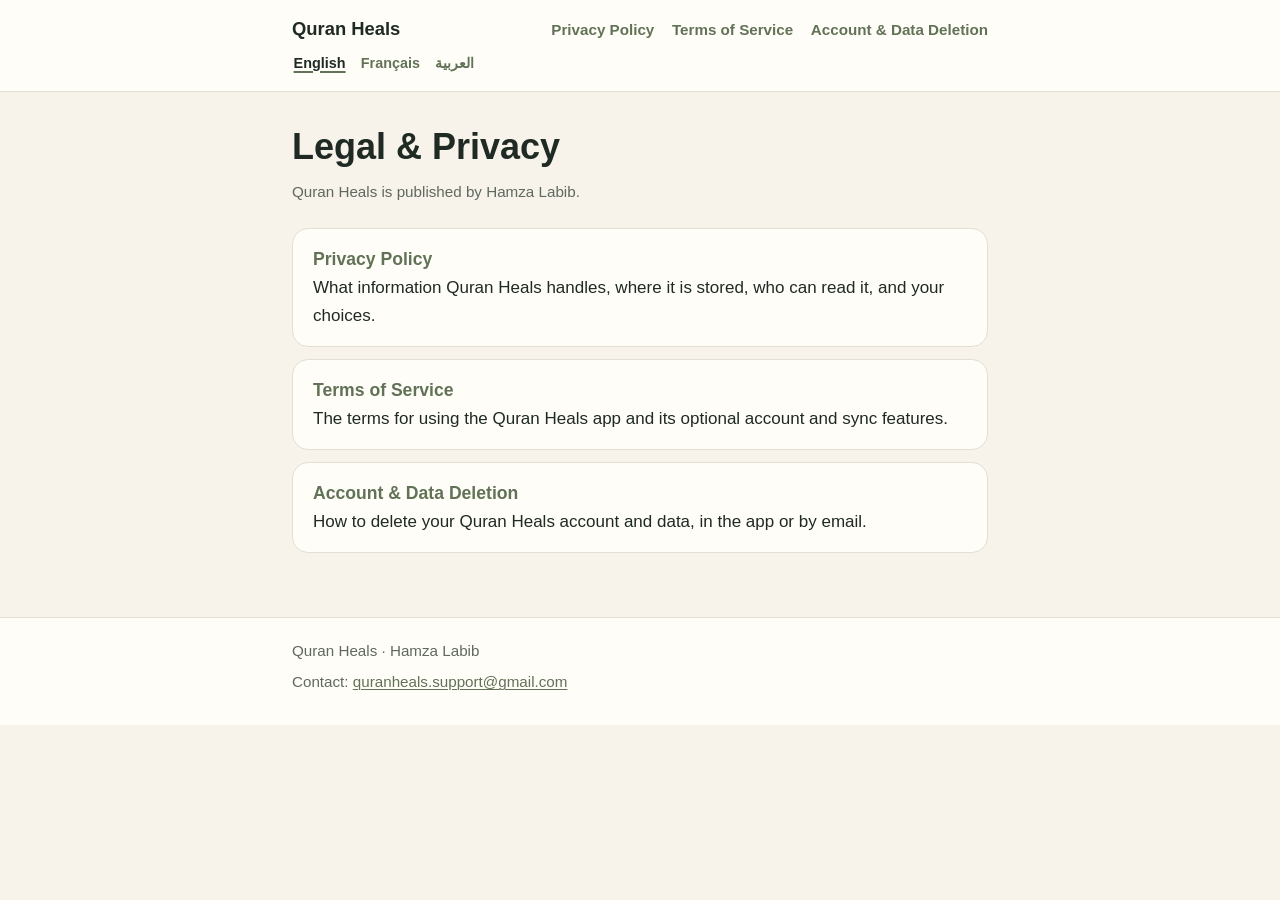
<file: index.html>
<!DOCTYPE html>
<html lang="en" dir="ltr">
<head>
  <meta charset="utf-8">
  <meta name="viewport" content="width=device-width, initial-scale=1">
  <title>Quran Heals — Legal &amp; Privacy</title>
  <meta name="description" content="Privacy Policy, Terms of Service, and Account &amp; Data Deletion information for the Quran Heals app.">
  <link rel="stylesheet" href="styles.css">
  <link rel="alternate" hreflang="en" href="https://quranheals.github.io/legal/">
  <link rel="alternate" hreflang="fr-CA" href="https://quranheals.github.io/legal/fr/">
  <link rel="alternate" hreflang="ar" href="https://quranheals.github.io/legal/ar/">
  <link rel="alternate" hreflang="x-default" href="https://quranheals.github.io/legal/">
</head>
<body>
  <a class="skip-link" href="#main">Skip to content</a>
  <header class="site-header">
    <div class="inner">
      <a class="brand" href="./">Quran Heals</a>
      <nav class="site-nav" aria-label="Legal documents">
        <ul>
          <li><a href="privacy/">Privacy Policy</a></li>
          <li><a href="terms/">Terms of Service</a></li>
          <li><a href="delete-account/">Account &amp; Data Deletion</a></li>
        </ul>
      </nav>
      <nav class="lang-switch" aria-label="Language">
        <ul>
          <li><a href="./" lang="en" hreflang="en" aria-current="true">English</a></li>
          <li><a href="fr/" lang="fr-CA" hreflang="fr-CA">Français</a></li>
          <li><a href="ar/" lang="ar" hreflang="ar" dir="rtl">العربية</a></li>
        </ul>
      </nav>
    </div>
  </header>

  <main id="main">

    <h1>Legal &amp; Privacy</h1>
    <p class="meta">Quran Heals is published by Hamza Labib.</p>

    <ul class="doc-list">
      <li>
        <a href="privacy/">
          <strong>Privacy Policy</strong>
          What information Quran Heals handles, where it is stored, who can read it, and your choices.
        </a>
      </li>
      <li>
        <a href="terms/">
          <strong>Terms of Service</strong>
          The terms for using the Quran Heals app and its optional account and sync features.
        </a>
      </li>
      <li>
        <a href="delete-account/">
          <strong>Account &amp; Data Deletion</strong>
          How to delete your Quran Heals account and data, in the app or by email.
        </a>
      </li>
    </ul>
  </main>

  <footer class="site-footer">
    <div class="inner">
      <p>Quran Heals · Hamza Labib</p>
      <p>Contact: <a href="mailto:quranheals.support@gmail.com">quranheals.support@gmail.com</a></p>
    </div>
  </footer>
</body>
</html>
</file>
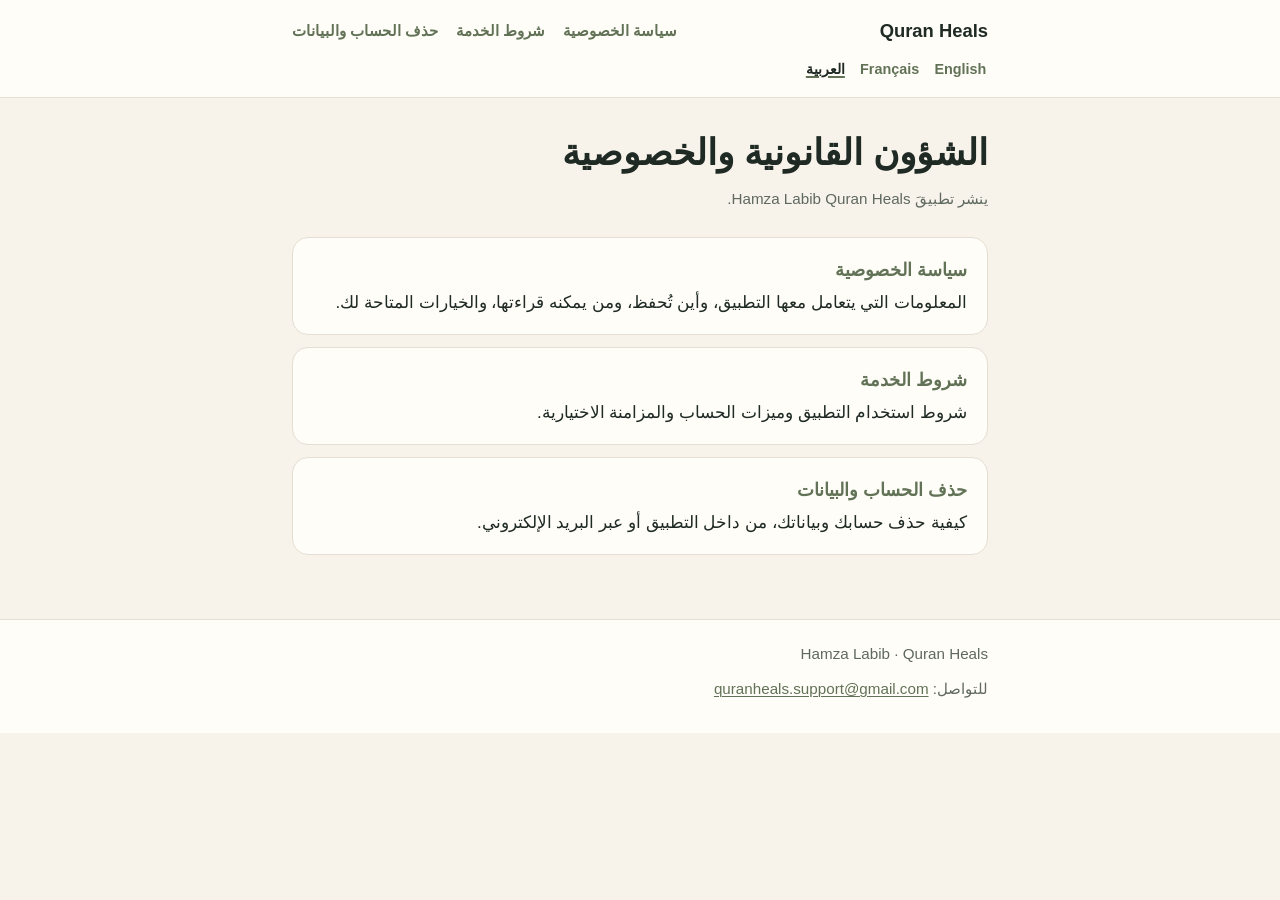
<file: ar/index.html>
<!DOCTYPE html>
<html lang="ar" dir="rtl">
<head>
  <meta charset="utf-8">
  <meta name="viewport" content="width=device-width, initial-scale=1">
  <title>Quran Heals — الشؤون القانونية والخصوصية</title>
  <meta name="description" content="سياسة الخصوصية وشروط الخدمة ومعلومات حذف الحساب والبيانات لتطبيق Quran Heals.">
  <link rel="stylesheet" href="../styles.css">
  <link rel="alternate" hreflang="en" href="https://quranheals.github.io/legal/">
  <link rel="alternate" hreflang="fr-CA" href="https://quranheals.github.io/legal/fr/">
  <link rel="alternate" hreflang="ar" href="https://quranheals.github.io/legal/ar/">
  <link rel="alternate" hreflang="x-default" href="https://quranheals.github.io/legal/">
</head>
<body>
  <a class="skip-link" href="#main">انتقل إلى المحتوى</a>
  <header class="site-header">
    <div class="inner">
      <a class="brand" href="./" dir="ltr">Quran Heals</a>
      <nav class="site-nav" aria-label="الوثائق القانونية">
        <ul>
          <li><a href="privacy/">سياسة الخصوصية</a></li>
          <li><a href="terms/">شروط الخدمة</a></li>
          <li><a href="delete-account/">حذف الحساب والبيانات</a></li>
        </ul>
      </nav>
      <nav class="lang-switch" aria-label="اللغة">
        <ul>
          <li><a href="../" lang="en" hreflang="en" dir="ltr">English</a></li>
          <li><a href="../fr/" lang="fr-CA" hreflang="fr-CA" dir="ltr">Français</a></li>
          <li><a href="./" lang="ar" hreflang="ar" aria-current="true">العربية</a></li>
        </ul>
      </nav>
    </div>
  </header>

  <main id="main">

    <h1>الشؤون القانونية والخصوصية</h1>
    <p class="meta">ينشر تطبيقَ <span class="ltr">Quran Heals</span> <span class="ltr">Hamza Labib</span>.</p>

    <ul class="doc-list">
      <li>
        <a href="privacy/">
          <strong>سياسة الخصوصية</strong>
          المعلومات التي يتعامل معها التطبيق، وأين تُحفظ، ومن يمكنه قراءتها، والخيارات المتاحة لك.
        </a>
      </li>
      <li>
        <a href="terms/">
          <strong>شروط الخدمة</strong>
          شروط استخدام التطبيق وميزات الحساب والمزامنة الاختيارية.
        </a>
      </li>
      <li>
        <a href="delete-account/">
          <strong>حذف الحساب والبيانات</strong>
          كيفية حذف حسابك وبياناتك، من داخل التطبيق أو عبر البريد الإلكتروني.
        </a>
      </li>
    </ul>
  </main>

  <footer class="site-footer">
    <div class="inner">
      <p><span class="ltr">Quran Heals</span> · <span class="ltr">Hamza Labib</span></p>
      <p>للتواصل: <a href="mailto:quranheals.support@gmail.com" class="ltr">quranheals.support@gmail.com</a></p>
    </div>
  </footer>
</body>
</html>
</file>
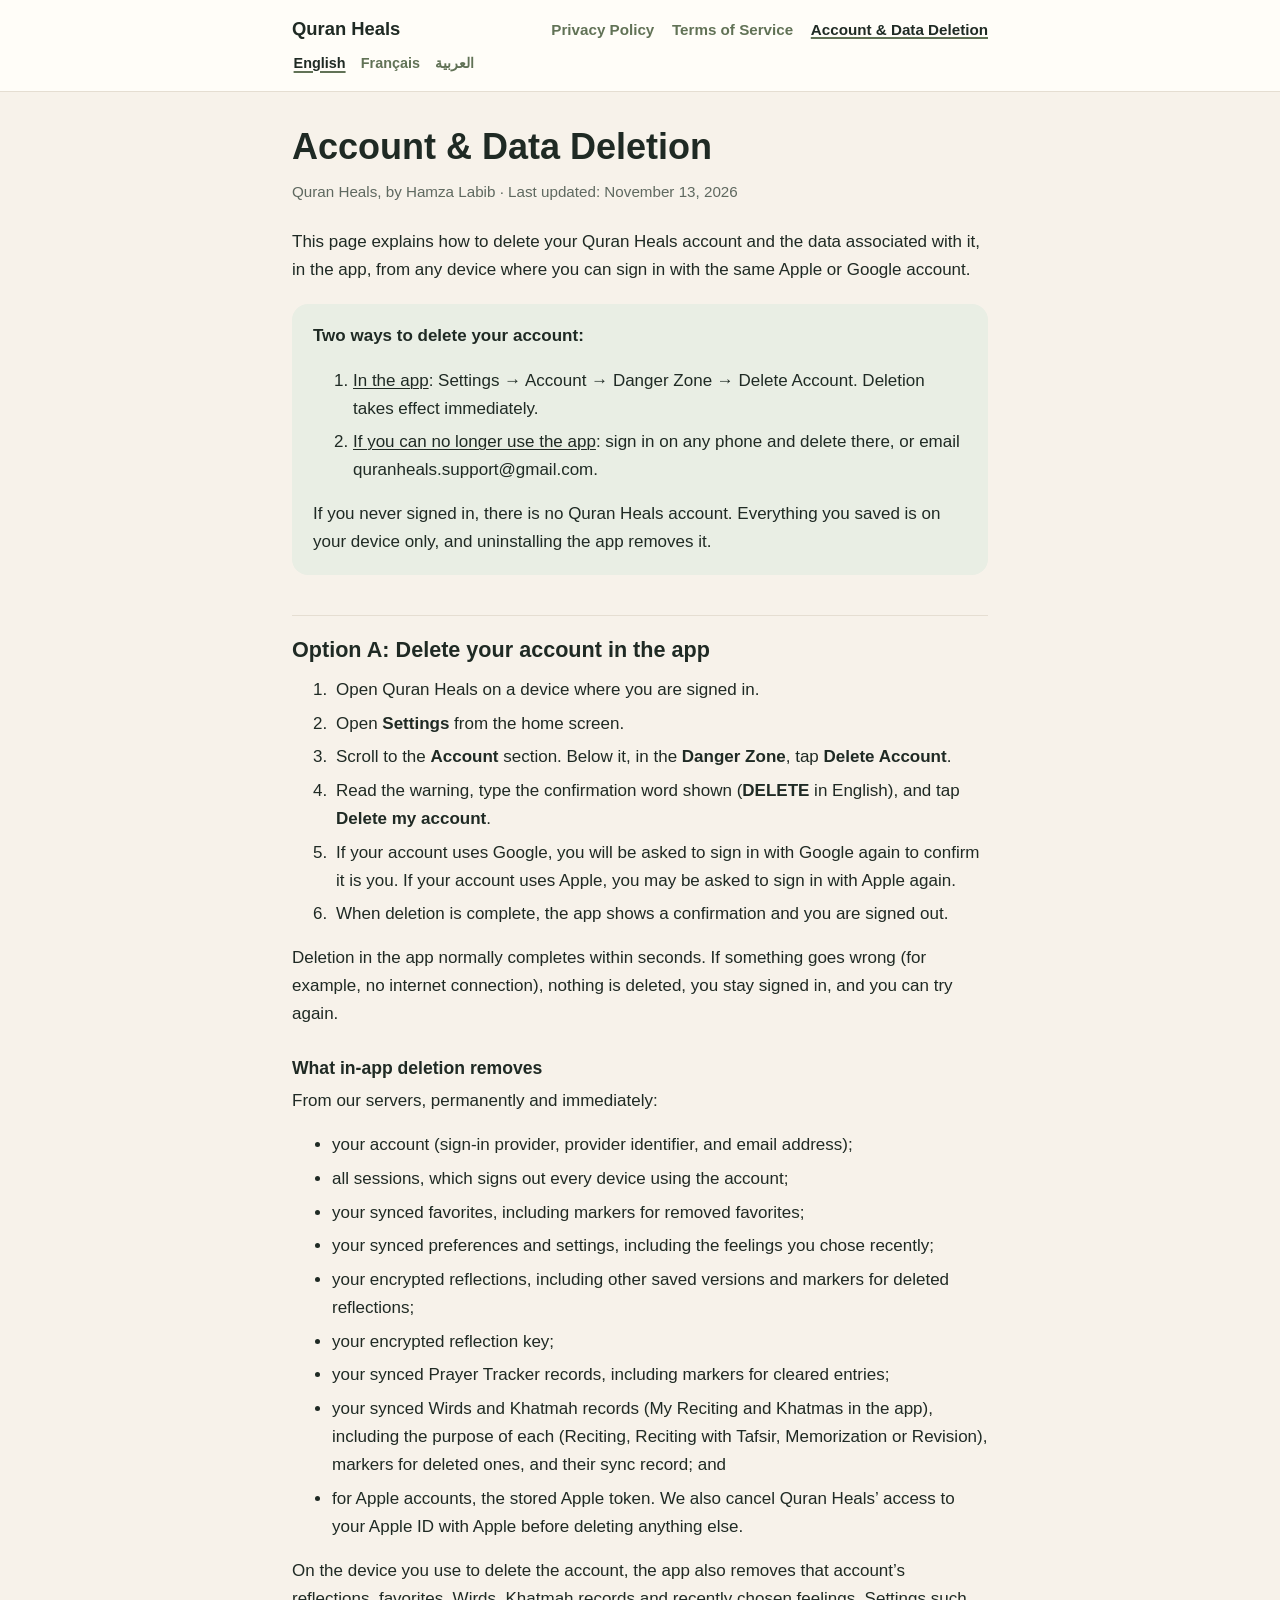
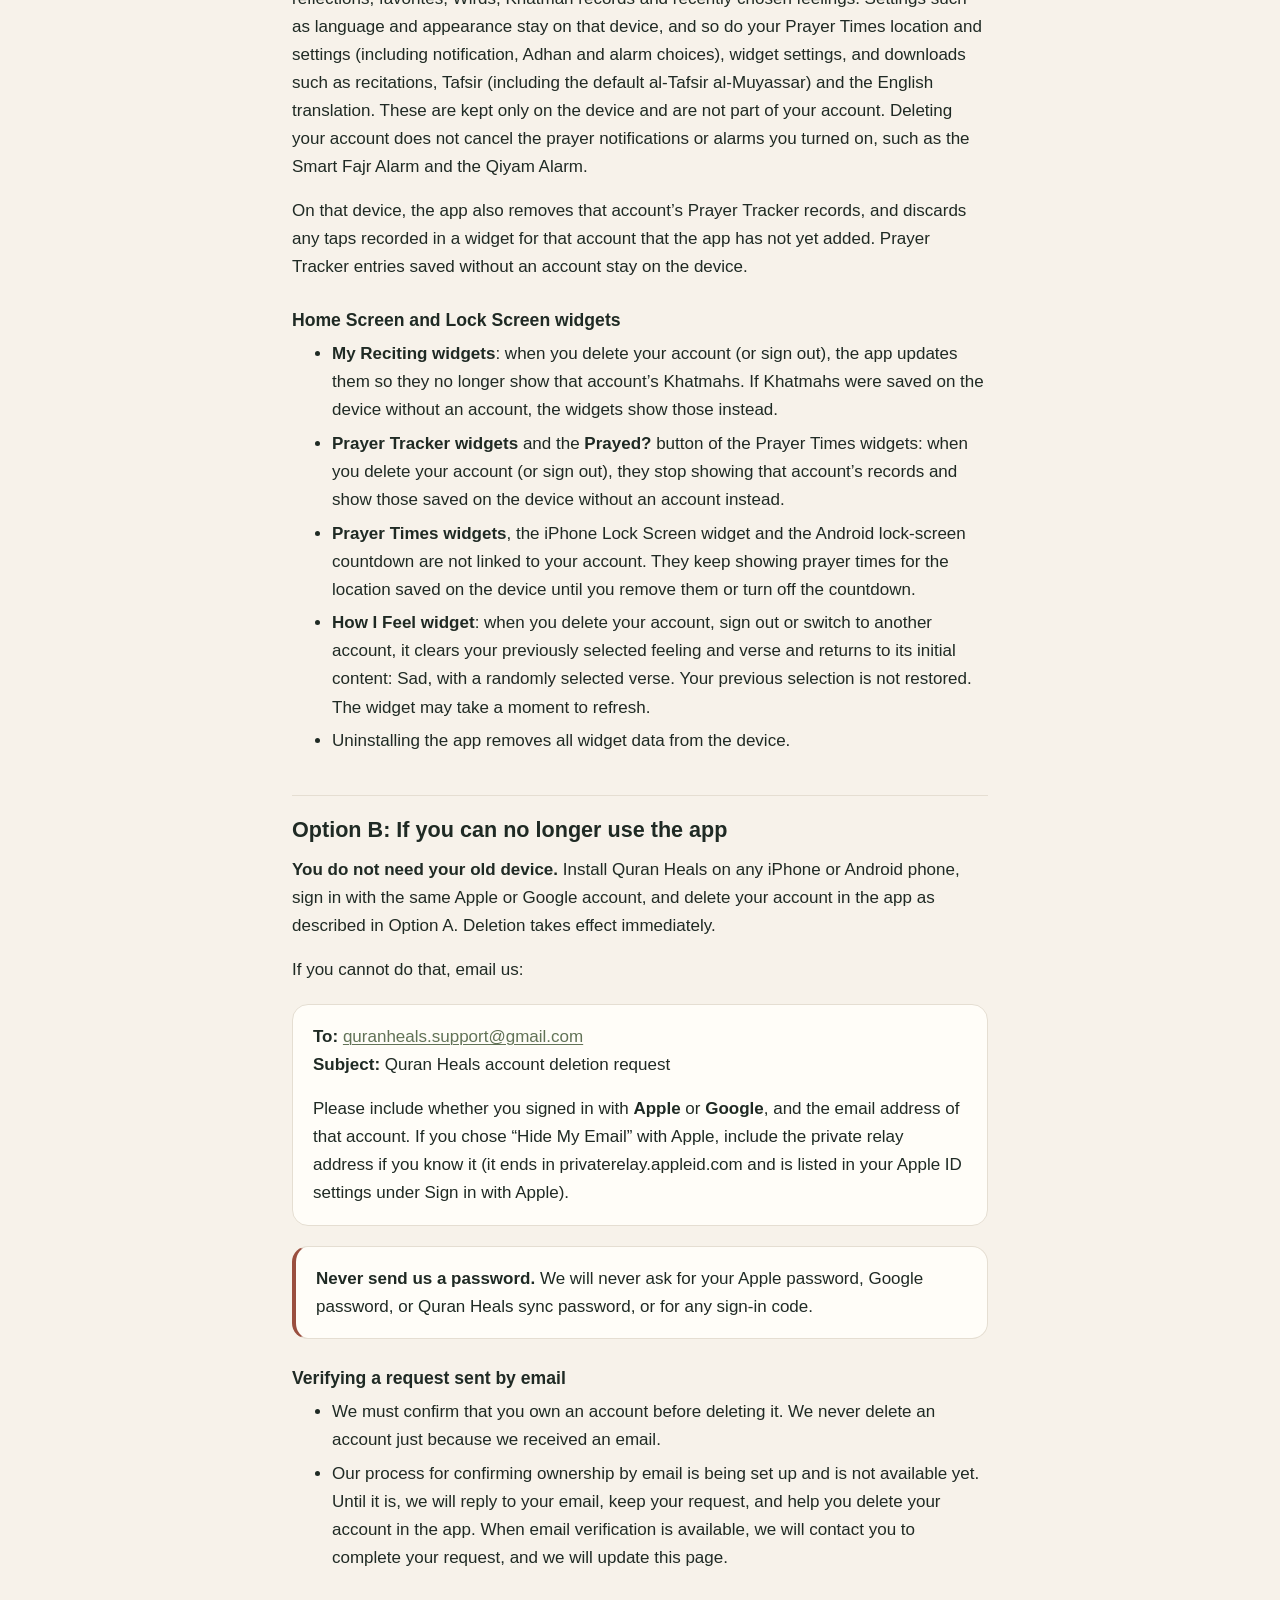
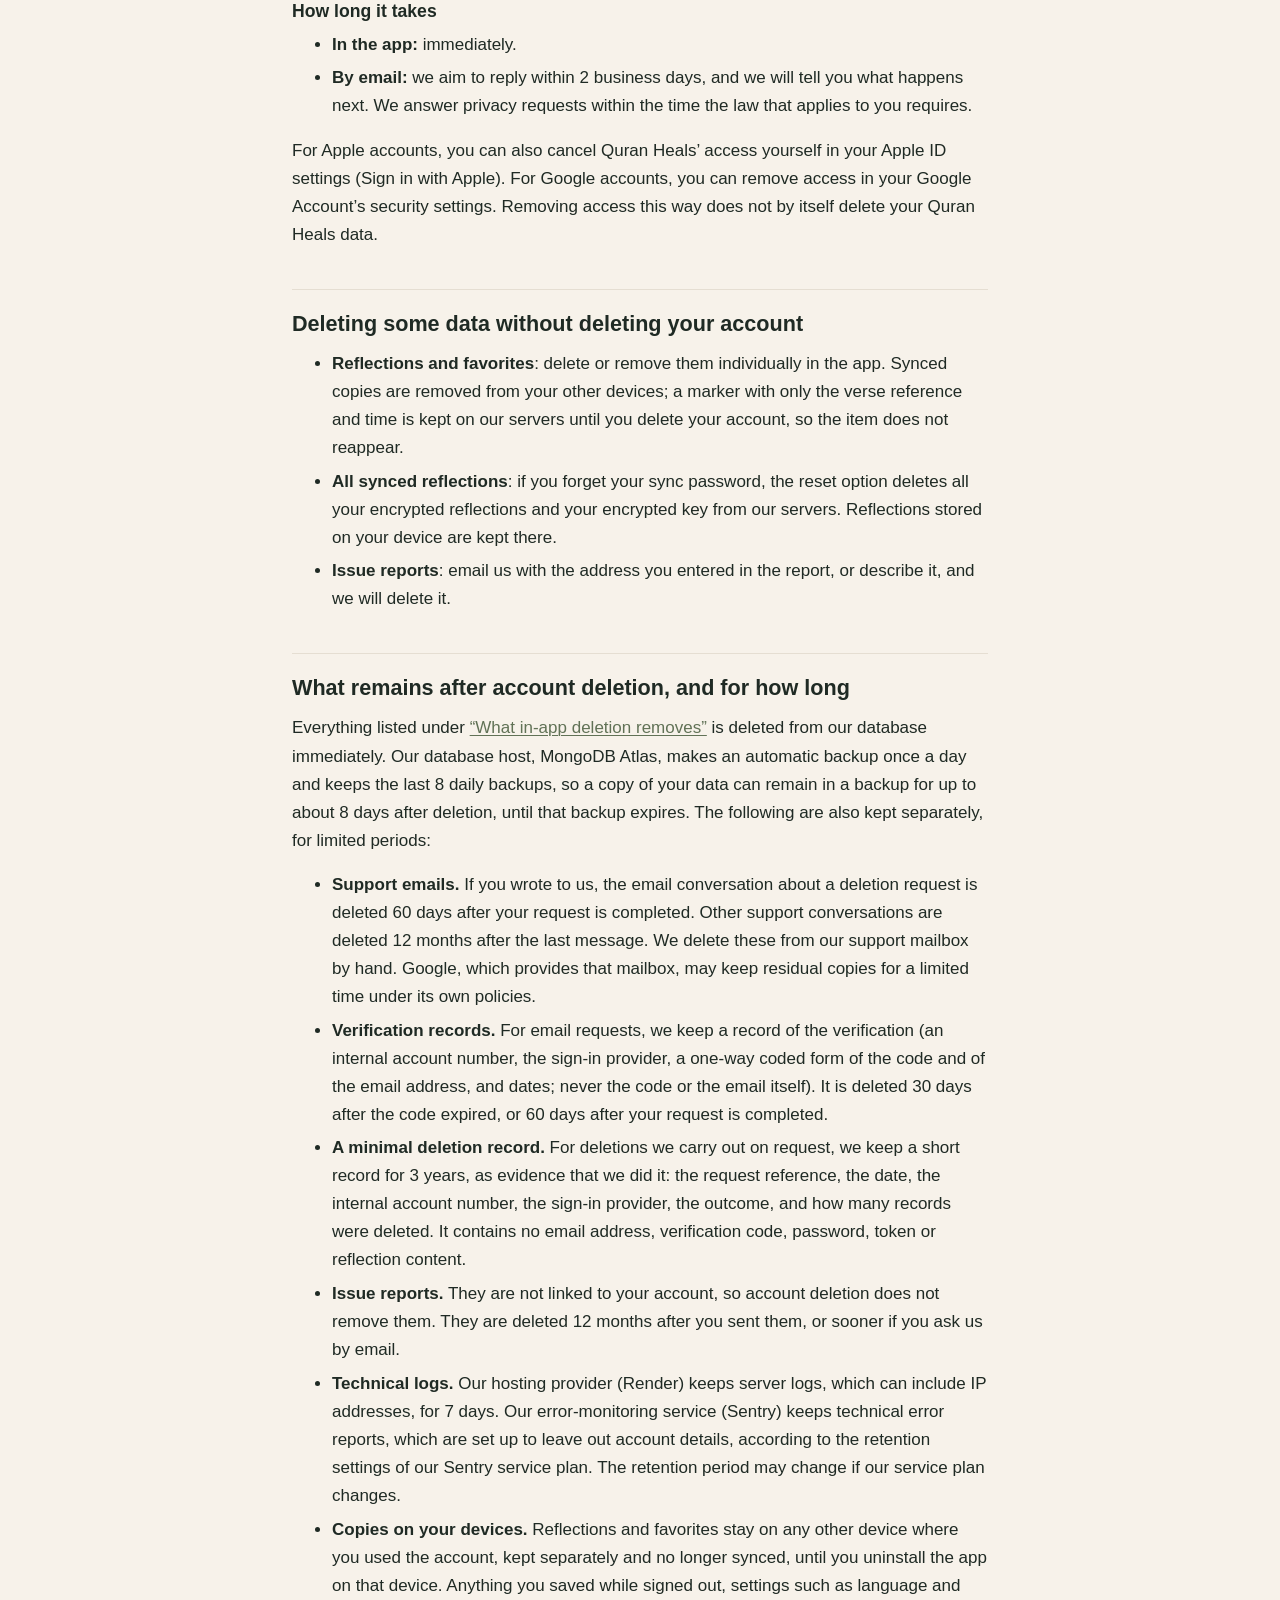
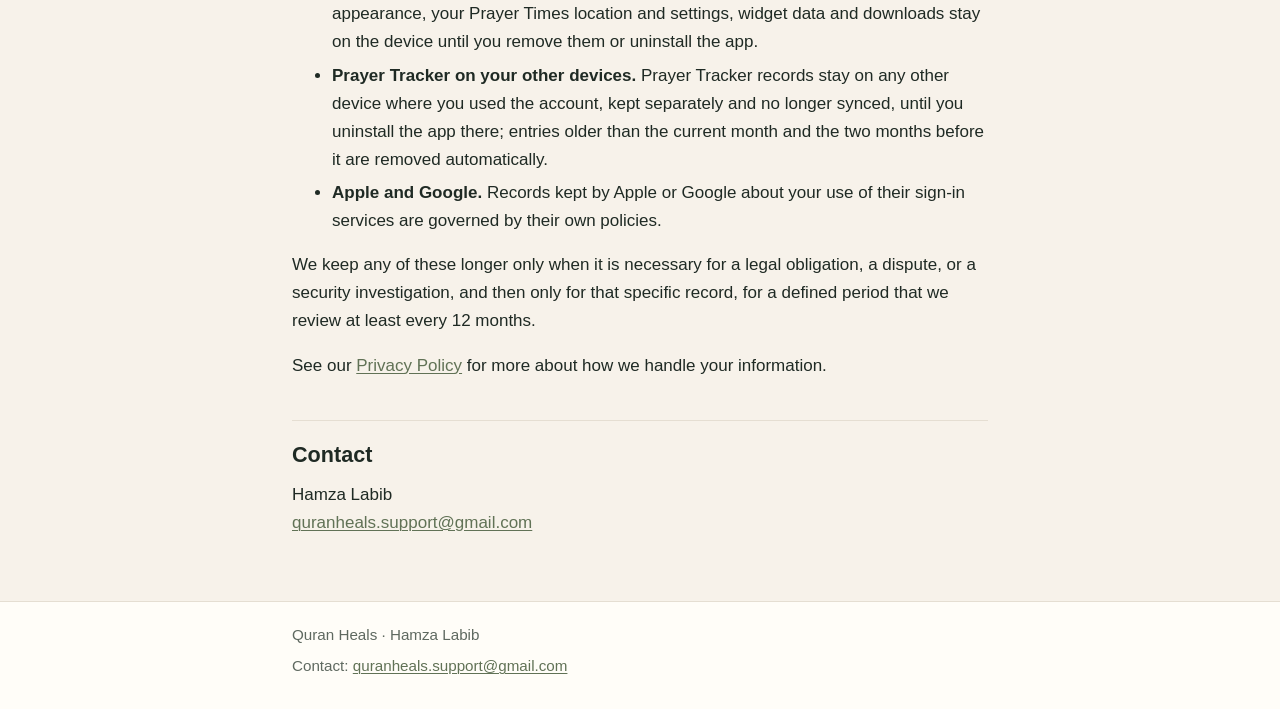
<file: delete-account/index.html>
<!DOCTYPE html>
<html lang="en" dir="ltr">
<head>
  <meta charset="utf-8">
  <meta name="viewport" content="width=device-width, initial-scale=1">
  <title>Account &amp; Data Deletion — Quran Heals</title>
  <meta name="description" content="How to delete your Quran Heals account and data, in the app or by email.">
  <link rel="stylesheet" href="../styles.css">
  <link rel="alternate" hreflang="en" href="https://quranheals.github.io/legal/delete-account/">
  <link rel="alternate" hreflang="fr-CA" href="https://quranheals.github.io/legal/fr/delete-account/">
  <link rel="alternate" hreflang="ar" href="https://quranheals.github.io/legal/ar/delete-account/">
  <link rel="alternate" hreflang="x-default" href="https://quranheals.github.io/legal/delete-account/">
</head>
<body>
  <a class="skip-link" href="#main">Skip to content</a>
  <header class="site-header">
    <div class="inner">
      <a class="brand" href="../">Quran Heals</a>
      <nav class="site-nav" aria-label="Legal documents">
        <ul>
          <li><a href="../privacy/">Privacy Policy</a></li>
          <li><a href="../terms/">Terms of Service</a></li>
          <li><a href="../delete-account/" aria-current="page">Account &amp; Data Deletion</a></li>
        </ul>
      </nav>
      <nav class="lang-switch" aria-label="Language">
        <ul>
          <li><a href="../delete-account/" lang="en" hreflang="en" aria-current="true">English</a></li>
          <li><a href="../fr/delete-account/" lang="fr-CA" hreflang="fr-CA">Français</a></li>
          <li><a href="../ar/delete-account/" lang="ar" hreflang="ar" dir="rtl">العربية</a></li>
        </ul>
      </nav>
    </div>
  </header>

  <main id="main">

    <h1>Account &amp; Data Deletion</h1>
    <p class="meta">
      Quran Heals, by Hamza Labib · Last updated: November 13, 2026
    </p>

    <p>This page explains how to delete your Quran Heals account and the data associated with it, in the app, from any device where you can sign in with the same Apple or Google account.</p>

    <div class="card summary">
      <p><strong>Two ways to delete your account:</strong></p>
      <ol>
        <li><a href="#in-app">In the app</a>: Settings → Account → Danger Zone → Delete Account. Deletion takes effect immediately.</li>
        <li><a href="#by-email">If you can no longer use the app</a>: sign in on any phone and delete there, or email quranheals.support@gmail.com.</li>
      </ol>
      <p>If you never signed in, there is no Quran Heals account. Everything you saved is on your device only, and uninstalling the app removes it.</p>
    </div>

    <h2 id="in-app">Option A: Delete your account in the app</h2>
    <ol class="steps">
      <li>Open Quran Heals on a device where you are signed in.</li>
      <li>Open <strong>Settings</strong> from the home screen.</li>
      <li>Scroll to the <strong>Account</strong> section. Below it, in the <strong>Danger Zone</strong>, tap <strong>Delete Account</strong>.</li>
      <li>Read the warning, type the confirmation word shown (<strong>DELETE</strong> in English), and tap <strong>Delete my account</strong>.</li>
      <li>If your account uses Google, you will be asked to sign in with Google again to confirm it is you. If your account uses Apple, you may be asked to sign in with Apple again.</li>
      <li>When deletion is complete, the app shows a confirmation and you are signed out.</li>
    </ol>
    <p>Deletion in the app normally completes within seconds. If something goes wrong (for example, no internet connection), nothing is deleted, you stay signed in, and you can try again.</p>

    <h3>What in-app deletion removes</h3>
    <p>From our servers, permanently and immediately:</p>
    <ul>
      <li>your account (sign-in provider, provider identifier, and email address);</li>
      <li>all sessions, which signs out every device using the account;</li>
      <li>your synced favorites, including markers for removed favorites;</li>
      <li>your synced preferences and settings, including the feelings you chose recently;</li>
      <li>your encrypted reflections, including other saved versions and markers for deleted reflections;</li>
      <li>your encrypted reflection key;</li>
      <li>your synced Prayer Tracker records, including markers for cleared entries;</li>
      <li>your synced Wirds and Khatmah records (My Reciting and Khatmas in the app), including the purpose of each (Reciting, Reciting with Tafsir, Memorization or Revision), markers for deleted ones, and their sync record; and</li>
      <li>for Apple accounts, the stored Apple token. We also cancel Quran Heals’ access to your Apple ID with Apple before deleting anything else.</li>
    </ul>
    <p>On the device you use to delete the account, the app also removes that account’s reflections, favorites, Wirds, Khatmah records and recently chosen feelings. Settings such as language and appearance stay on that device, and so do your Prayer Times location and settings (including notification, Adhan and alarm choices), widget settings, and downloads such as recitations, Tafsir (including the default al-Tafsir al-Muyassar) and the English translation. These are kept only on the device and are not part of your account. Deleting your account does not cancel the prayer notifications or alarms you turned on, such as the Smart Fajr Alarm and the Qiyam Alarm.</p>
    <p>On that device, the app also removes that account’s Prayer Tracker records, and discards any taps recorded in a widget for that account that the app has not yet added. Prayer Tracker entries saved without an account stay on the device.</p>

    <h3 id="widgets">Home Screen and Lock Screen widgets</h3>
    <ul>
      <li><strong>My Reciting widgets</strong>: when you delete your account (or sign out), the app updates them so they no longer show that account’s Khatmahs. If Khatmahs were saved on the device without an account, the widgets show those instead.</li>
      <li><strong>Prayer Tracker widgets</strong> and the <strong>Prayed?</strong> button of the Prayer Times widgets: when you delete your account (or sign out), they stop showing that account’s records and show those saved on the device without an account instead.</li>
      <li><strong>Prayer Times widgets</strong>, the iPhone Lock Screen widget and the Android lock-screen countdown are not linked to your account. They keep showing prayer times for the location saved on the device until you remove them or turn off the countdown.</li>
      <li><strong>How I Feel widget</strong>: when you delete your account, sign out or switch to another account, it clears your previously selected feeling and verse and returns to its initial content: Sad, with a randomly selected verse. Your previous selection is not restored. The widget may take a moment to refresh.</li>
      <li>Uninstalling the app removes all widget data from the device.</li>
    </ul>

    <h2 id="by-email">Option B: If you can no longer use the app</h2>
    <p><strong>You do not need your old device.</strong> Install Quran Heals on any iPhone or Android phone, sign in with the same Apple or Google account, and delete your account in the app as described in Option A. Deletion takes effect immediately.</p>
    <p>If you cannot do that, email us:</p>
    <div class="card">
      <p><strong>To:</strong> <a href="mailto:quranheals.support@gmail.com?subject=Quran%20Heals%20account%20deletion%20request">quranheals.support@gmail.com</a><br>
      <strong>Subject:</strong> Quran Heals account deletion request</p>
      <p>Please include whether you signed in with <strong>Apple</strong> or <strong>Google</strong>, and the email address of that account. If you chose “Hide My Email” with Apple, include the private relay address if you know it (it ends in privaterelay.appleid.com and is listed in your Apple ID settings under Sign in with Apple).</p>
    </div>
    <div class="card important">
      <p><strong>Never send us a password.</strong> We will never ask for your Apple password, Google password, or Quran Heals sync password, or for any sign-in code.</p>
    </div>

    <h3 id="verification">Verifying a request sent by email</h3>
    <ul>
      <li>We must confirm that you own an account before deleting it. We never delete an account just because we received an email.</li>
      <li>Our process for confirming ownership by email is being set up and is not available yet. Until it is, we will reply to your email, keep your request, and help you delete your account in the app. When email verification is available, we will contact you to complete your request, and we will update this page.</li>
    </ul>

    <h3 id="timing">How long it takes</h3>
    <ul>
      <li><strong>In the app:</strong> immediately.</li>
      <li><strong>By email:</strong> we aim to reply within 2 business days, and we will tell you what happens next. We answer privacy requests within the time the law that applies to you requires.</li>
    </ul>
    <p>For Apple accounts, you can also cancel Quran Heals’ access yourself in your Apple ID settings (Sign in with Apple). For Google accounts, you can remove access in your Google Account’s security settings. Removing access this way does not by itself delete your Quran Heals data.</p>

    <h2 id="partial">Deleting some data without deleting your account</h2>
    <ul>
      <li><strong>Reflections and favorites</strong>: delete or remove them individually in the app. Synced copies are removed from your other devices; a marker with only the verse reference and time is kept on our servers until you delete your account, so the item does not reappear.</li>
      <li><strong>All synced reflections</strong>: if you forget your sync password, the reset option deletes all your encrypted reflections and your encrypted key from our servers. Reflections stored on your device are kept there.</li>
      <li><strong>Issue reports</strong>: email us with the address you entered in the report, or describe it, and we will delete it.</li>
    </ul>

    <h2 id="retained">What remains after account deletion, and for how long</h2>
    <p>Everything listed under <a href="#in-app">“What in-app deletion removes”</a> is deleted from our database immediately. Our database host, MongoDB Atlas, makes an automatic backup once a day and keeps the last 8 daily backups, so a copy of your data can remain in a backup for up to about 8 days after deletion, until that backup expires. The following are also kept separately, for limited periods:</p>
    <ul>
      <li><strong>Support emails.</strong> If you wrote to us, the email conversation about a deletion request is deleted 60 days after your request is completed. Other support conversations are deleted 12 months after the last message. We delete these from our support mailbox by hand. Google, which provides that mailbox, may keep residual copies for a limited time under its own policies.</li>
      <li><strong>Verification records.</strong> For email requests, we keep a record of the verification (an internal account number, the sign-in provider, a one-way coded form of the code and of the email address, and dates; never the code or the email itself). It is deleted 30 days after the code expired, or 60 days after your request is completed.</li>
      <li><strong>A minimal deletion record.</strong> For deletions we carry out on request, we keep a short record for 3 years, as evidence that we did it: the request reference, the date, the internal account number, the sign-in provider, the outcome, and how many records were deleted. It contains no email address, verification code, password, token or reflection content.</li>
      <li><strong>Issue reports.</strong> They are not linked to your account, so account deletion does not remove them. They are deleted 12 months after you sent them, or sooner if you ask us by email.</li>
      <li><strong>Technical logs.</strong> Our hosting provider (Render) keeps server logs, which can include IP addresses, for 7 days. Our error-monitoring service (Sentry) keeps technical error reports, which are set up to leave out account details, according to the retention settings of our Sentry service plan. The retention period may change if our service plan changes.</li>
      <li><strong>Copies on your devices.</strong> Reflections and favorites stay on any other device where you used the account, kept separately and no longer synced, until you uninstall the app on that device. Anything you saved while signed out, settings such as language and appearance, your Prayer Times location and settings, widget data and downloads stay on the device until you remove them or uninstall the app.</li>
      <li><strong>Prayer Tracker on your other devices.</strong> Prayer Tracker records stay on any other device where you used the account, kept separately and no longer synced, until you uninstall the app there; entries older than the current month and the two months before it are removed automatically.</li>
      <li><strong>Apple and Google.</strong> Records kept by Apple or Google about your use of their sign-in services are governed by their own policies.</li>
    </ul>
    <p>We keep any of these longer only when it is necessary for a legal obligation, a dispute, or a security investigation, and then only for that specific record, for a defined period that we review at least every 12 months.</p>
    <p>See our <a href="../privacy/">Privacy Policy</a> for more about how we handle your information.</p>

    <h2 id="contact">Contact</h2>
    <p>Hamza Labib<br><a href="mailto:quranheals.support@gmail.com">quranheals.support@gmail.com</a></p>
  </main>

  <footer class="site-footer">
    <div class="inner">
      <p>Quran Heals · Hamza Labib</p>
      <p>Contact: <a href="mailto:quranheals.support@gmail.com">quranheals.support@gmail.com</a></p>
    </div>
  </footer>
</body>
</html>
</file>
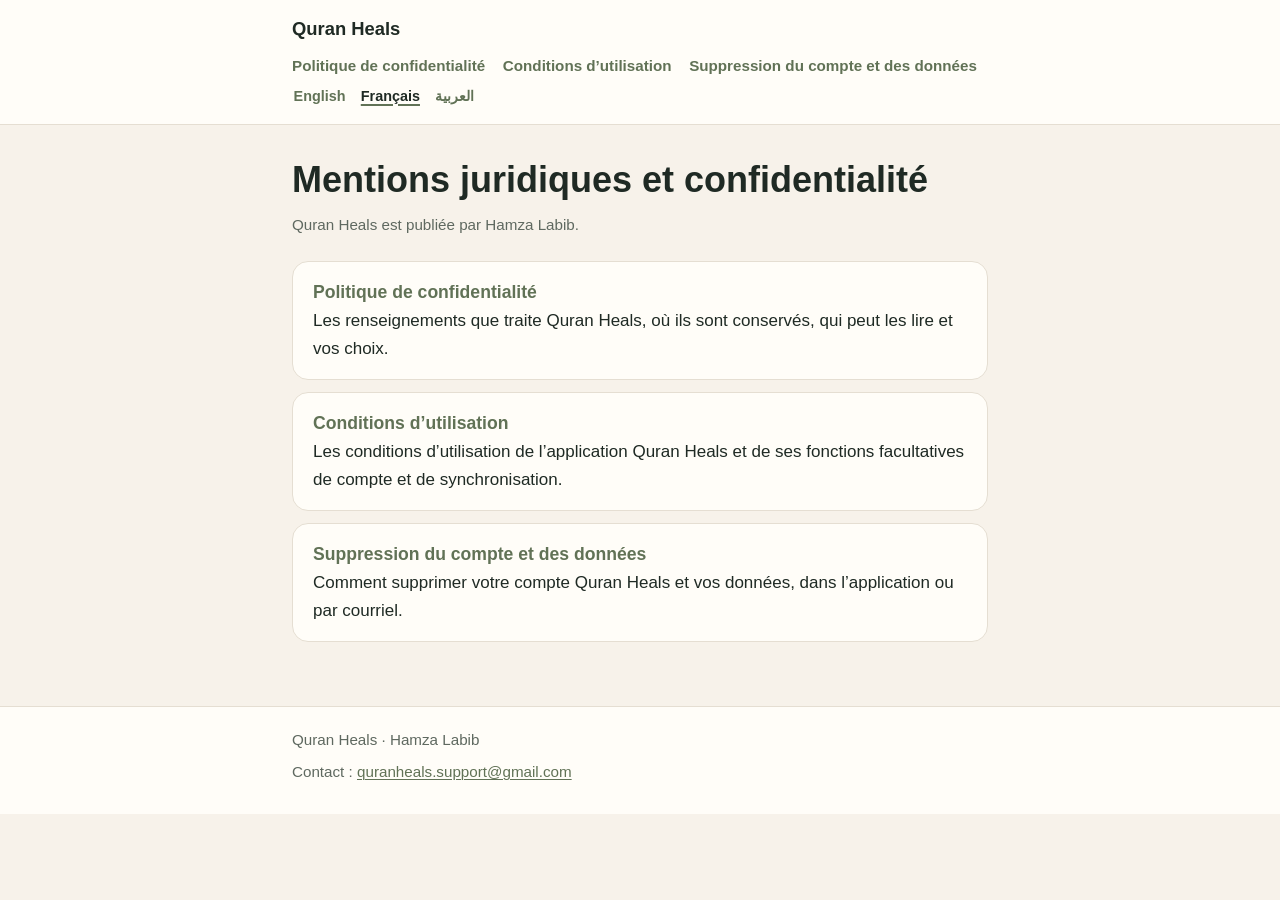
<file: fr/index.html>
<!DOCTYPE html>
<html lang="fr-CA" dir="ltr">
<head>
  <meta charset="utf-8">
  <meta name="viewport" content="width=device-width, initial-scale=1">
  <title>Quran Heals — Mentions juridiques et confidentialité</title>
  <meta name="description" content="Politique de confidentialité, conditions d’utilisation et renseignements sur la suppression du compte et des données de l’application Quran Heals.">
  <link rel="stylesheet" href="../styles.css">
  <link rel="alternate" hreflang="en" href="https://quranheals.github.io/legal/">
  <link rel="alternate" hreflang="fr-CA" href="https://quranheals.github.io/legal/fr/">
  <link rel="alternate" hreflang="ar" href="https://quranheals.github.io/legal/ar/">
  <link rel="alternate" hreflang="x-default" href="https://quranheals.github.io/legal/">
</head>
<body>
  <a class="skip-link" href="#main">Passer au contenu</a>
  <header class="site-header">
    <div class="inner">
      <a class="brand" href="./">Quran Heals</a>
      <nav class="site-nav" aria-label="Documents juridiques">
        <ul>
          <li><a href="privacy/">Politique de confidentialité</a></li>
          <li><a href="terms/">Conditions d’utilisation</a></li>
          <li><a href="delete-account/">Suppression du compte et des données</a></li>
        </ul>
      </nav>
      <nav class="lang-switch" aria-label="Langue">
        <ul>
          <li><a href="../" lang="en" hreflang="en">English</a></li>
          <li><a href="./" lang="fr-CA" hreflang="fr-CA" aria-current="true">Français</a></li>
          <li><a href="../ar/" lang="ar" hreflang="ar" dir="rtl">العربية</a></li>
        </ul>
      </nav>
    </div>
  </header>

  <main id="main">

    <h1>Mentions juridiques et confidentialité</h1>
    <p class="meta">Quran Heals est publiée par Hamza Labib.</p>

    <ul class="doc-list">
      <li>
        <a href="privacy/">
          <strong>Politique de confidentialité</strong>
          Les renseignements que traite Quran Heals, où ils sont conservés, qui peut les lire et vos choix.
        </a>
      </li>
      <li>
        <a href="terms/">
          <strong>Conditions d’utilisation</strong>
          Les conditions d’utilisation de l’application Quran Heals et de ses fonctions facultatives de compte et de synchronisation.
        </a>
      </li>
      <li>
        <a href="delete-account/">
          <strong>Suppression du compte et des données</strong>
          Comment supprimer votre compte Quran Heals et vos données, dans l’application ou par courriel.
        </a>
      </li>
    </ul>
  </main>

  <footer class="site-footer">
    <div class="inner">
      <p>Quran Heals · Hamza Labib</p>
      <p>Contact : <a href="mailto:quranheals.support@gmail.com">quranheals.support@gmail.com</a></p>
    </div>
  </footer>
</body>
</html>
</file>
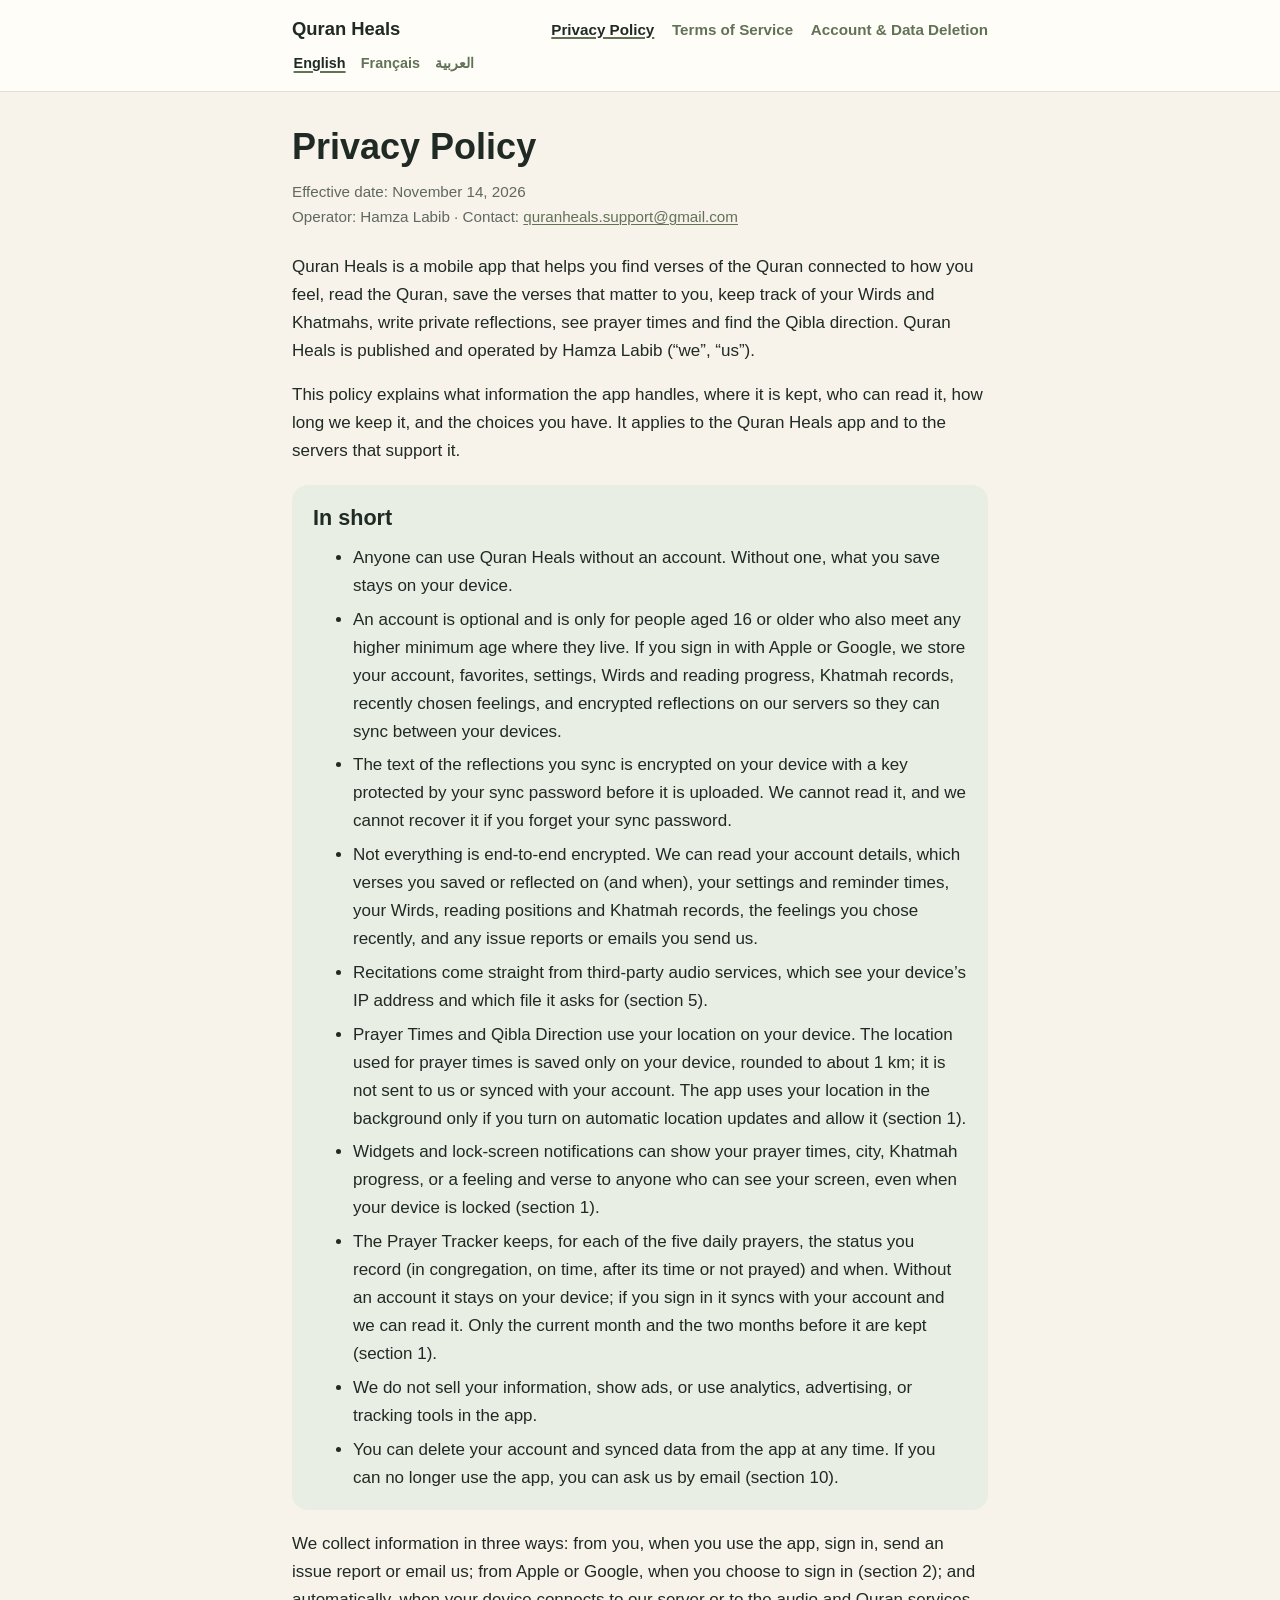
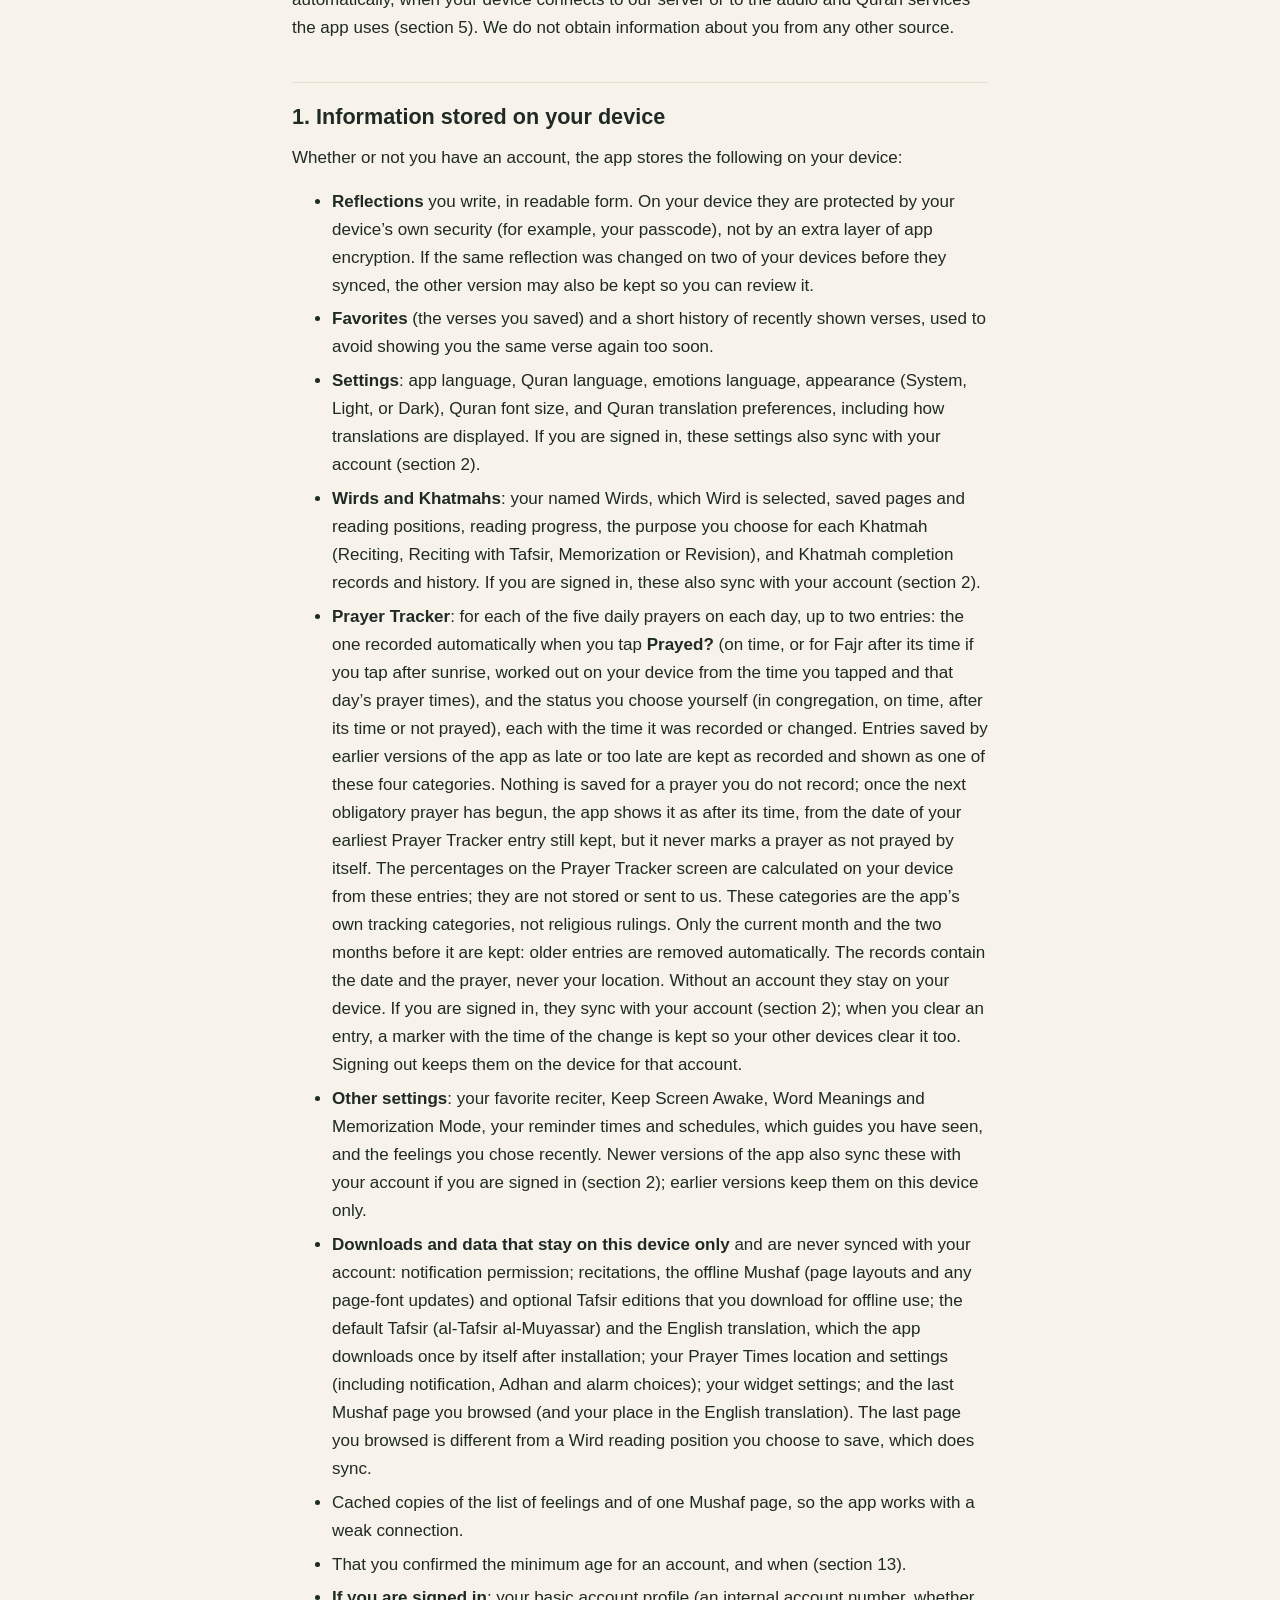
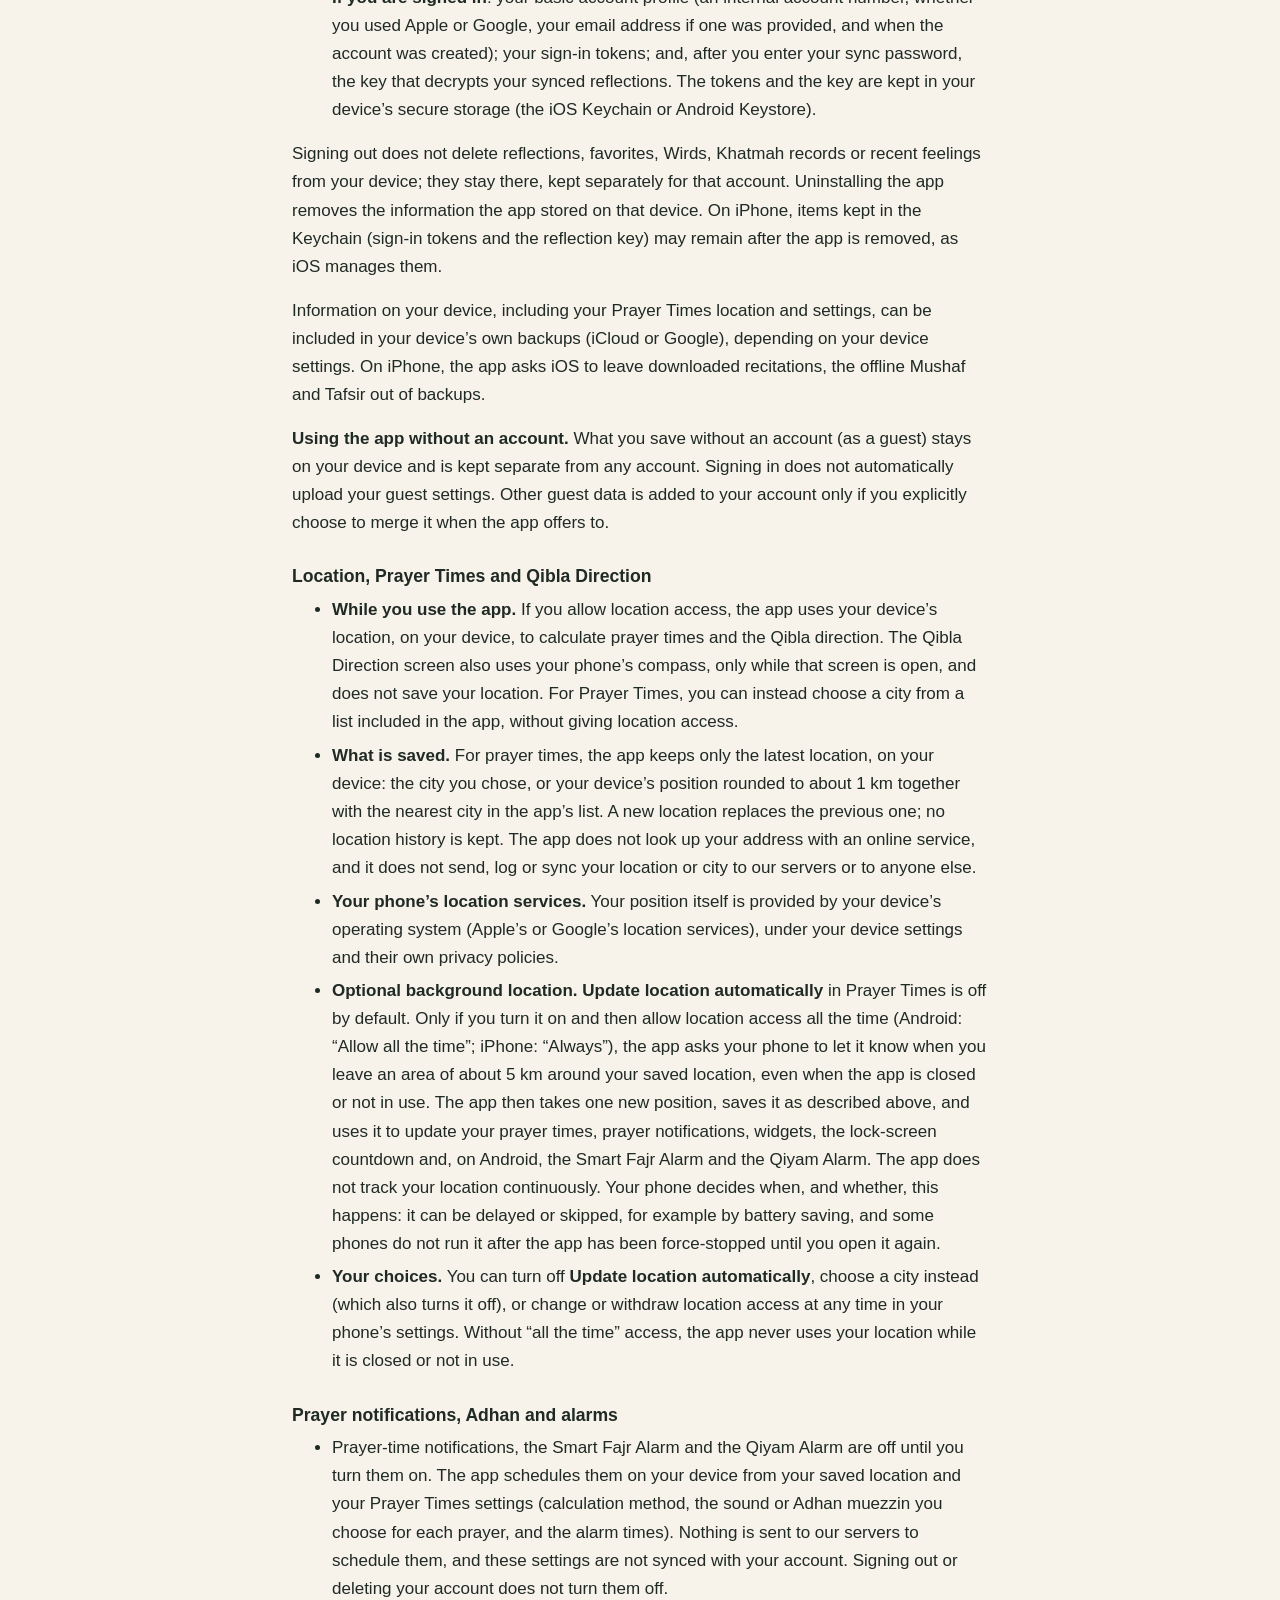
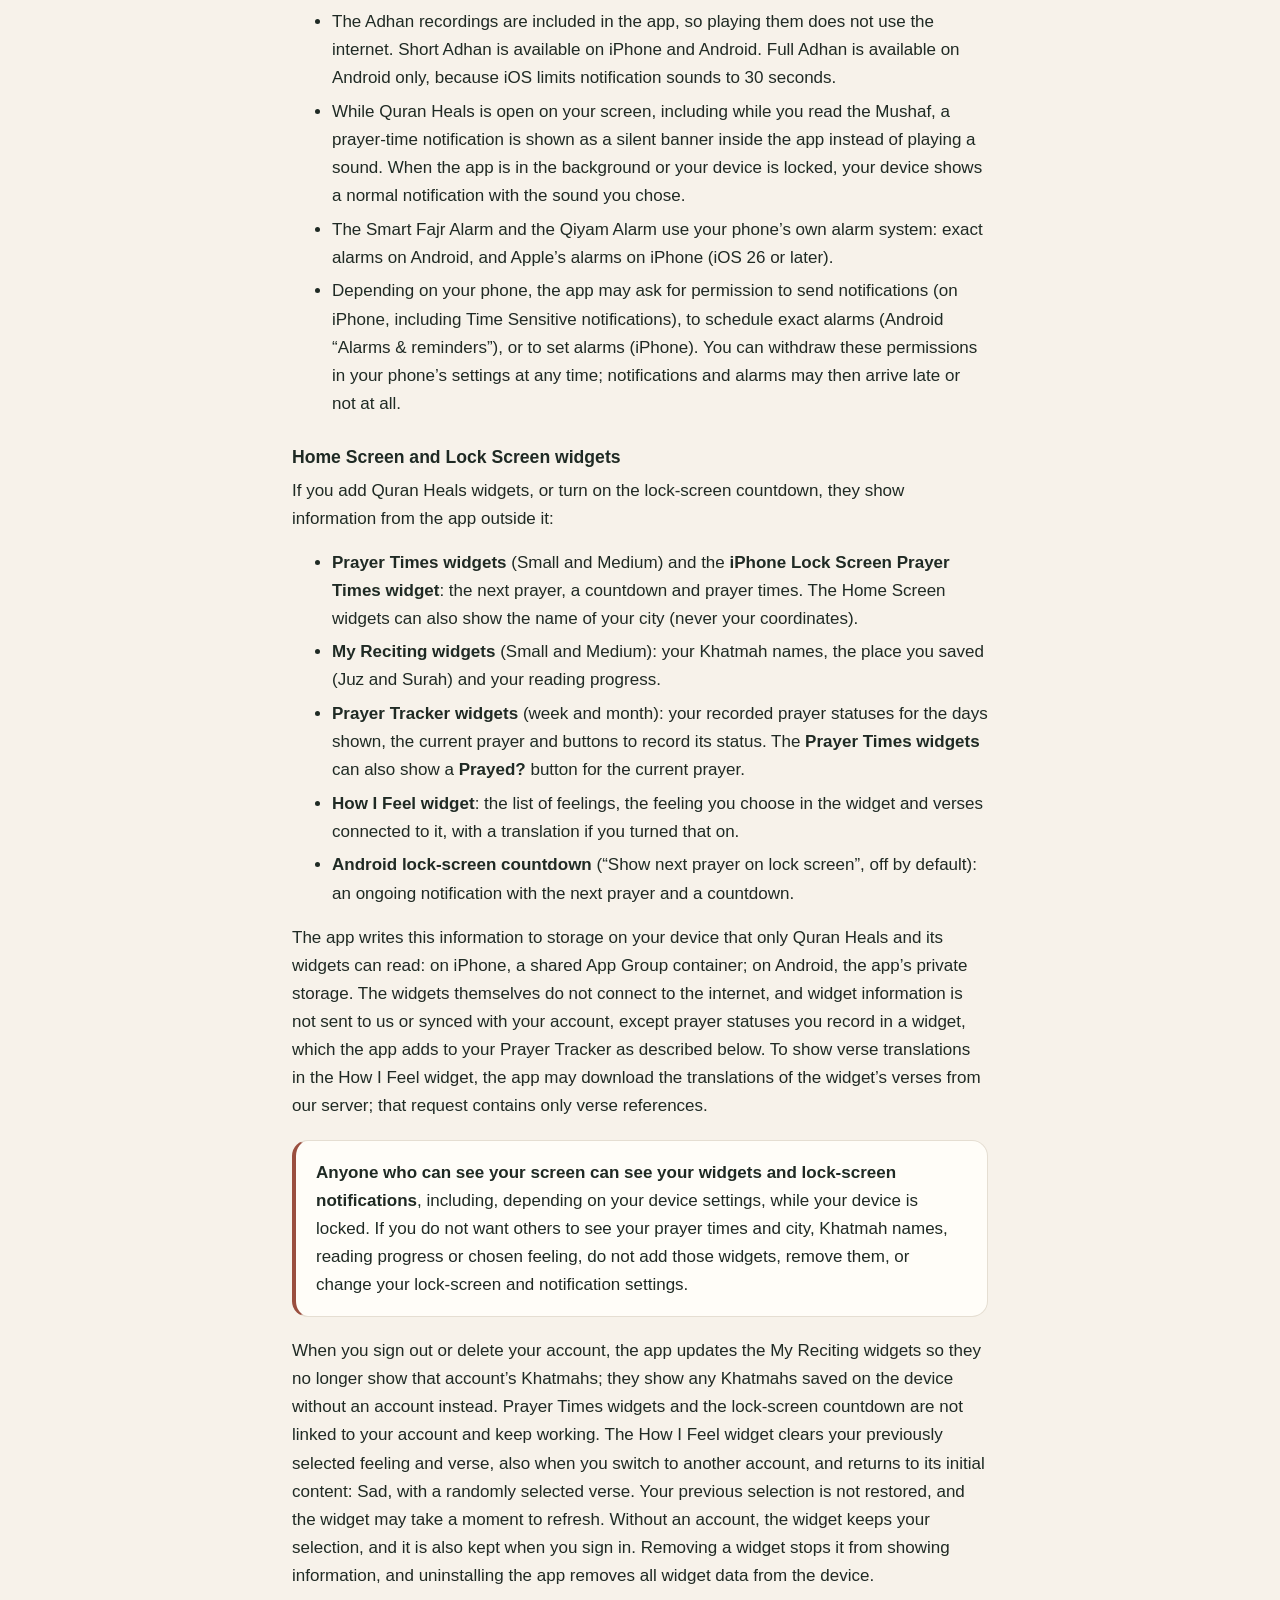
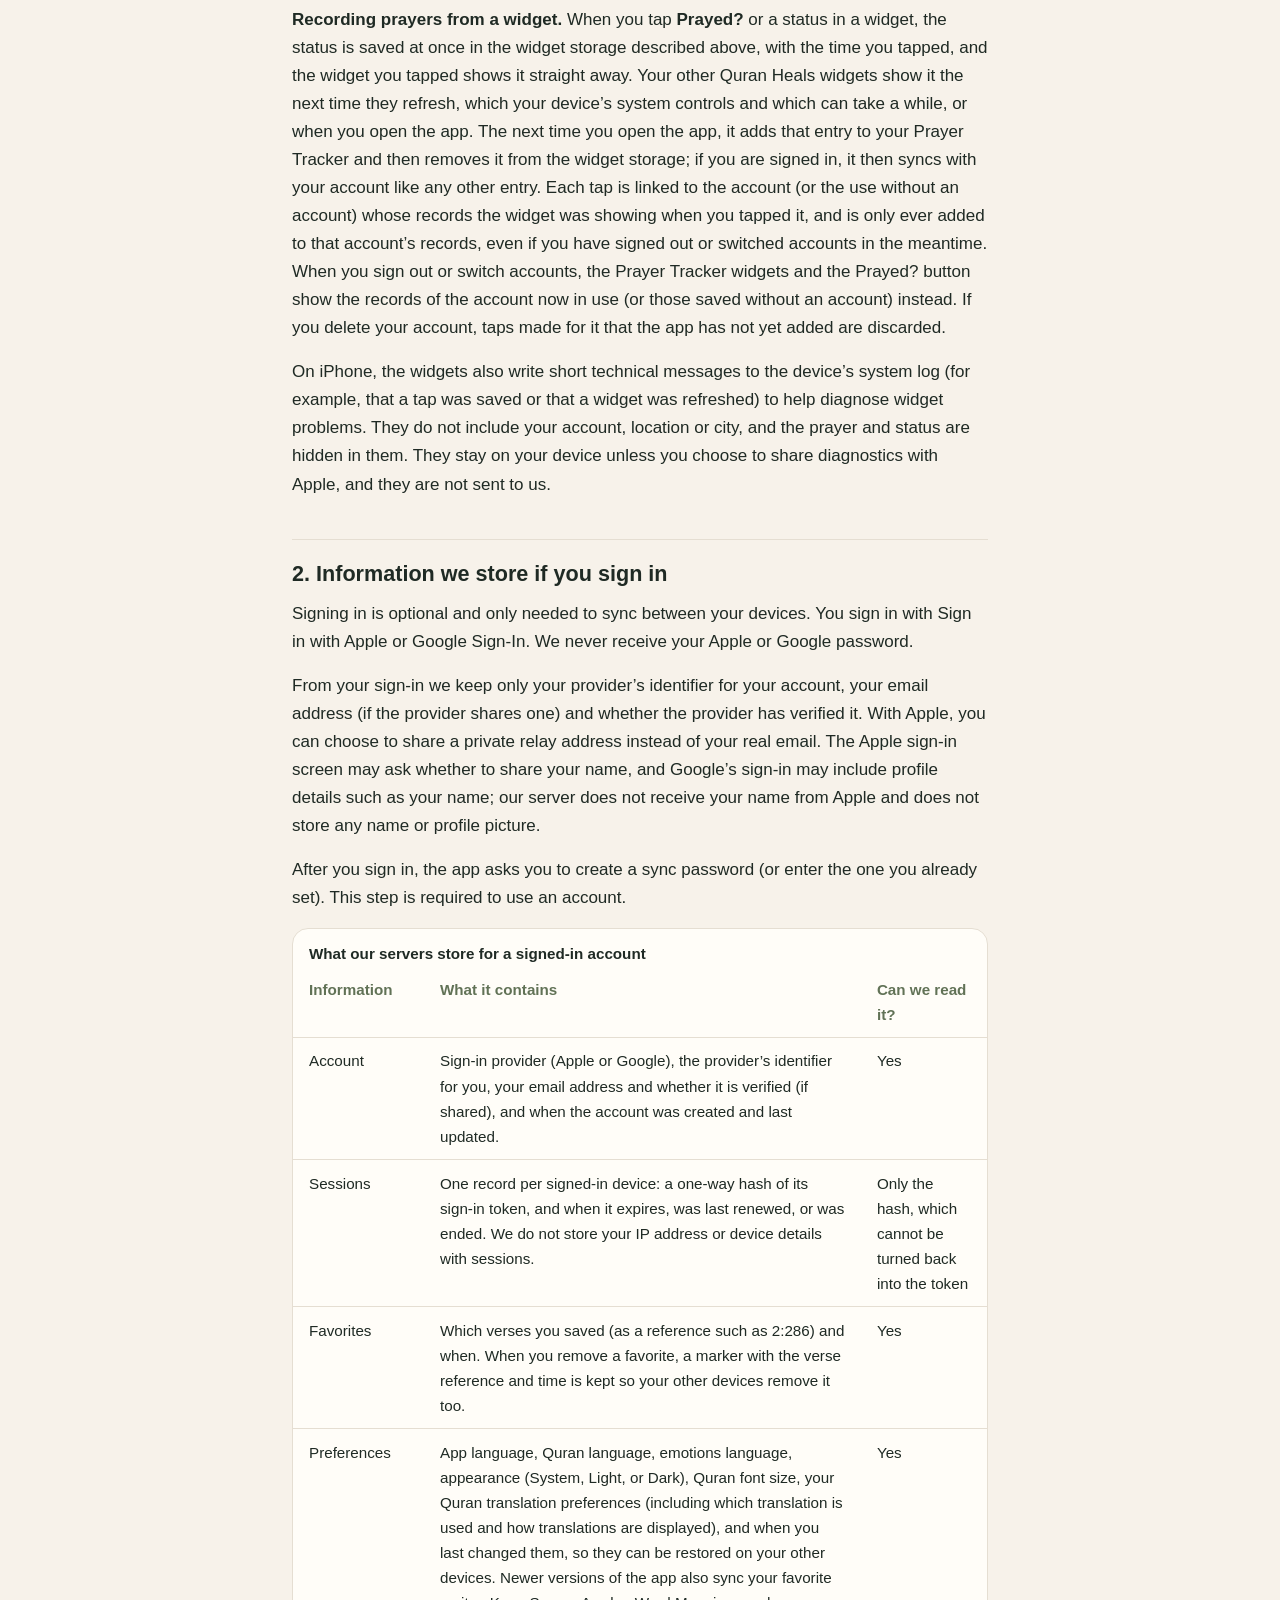
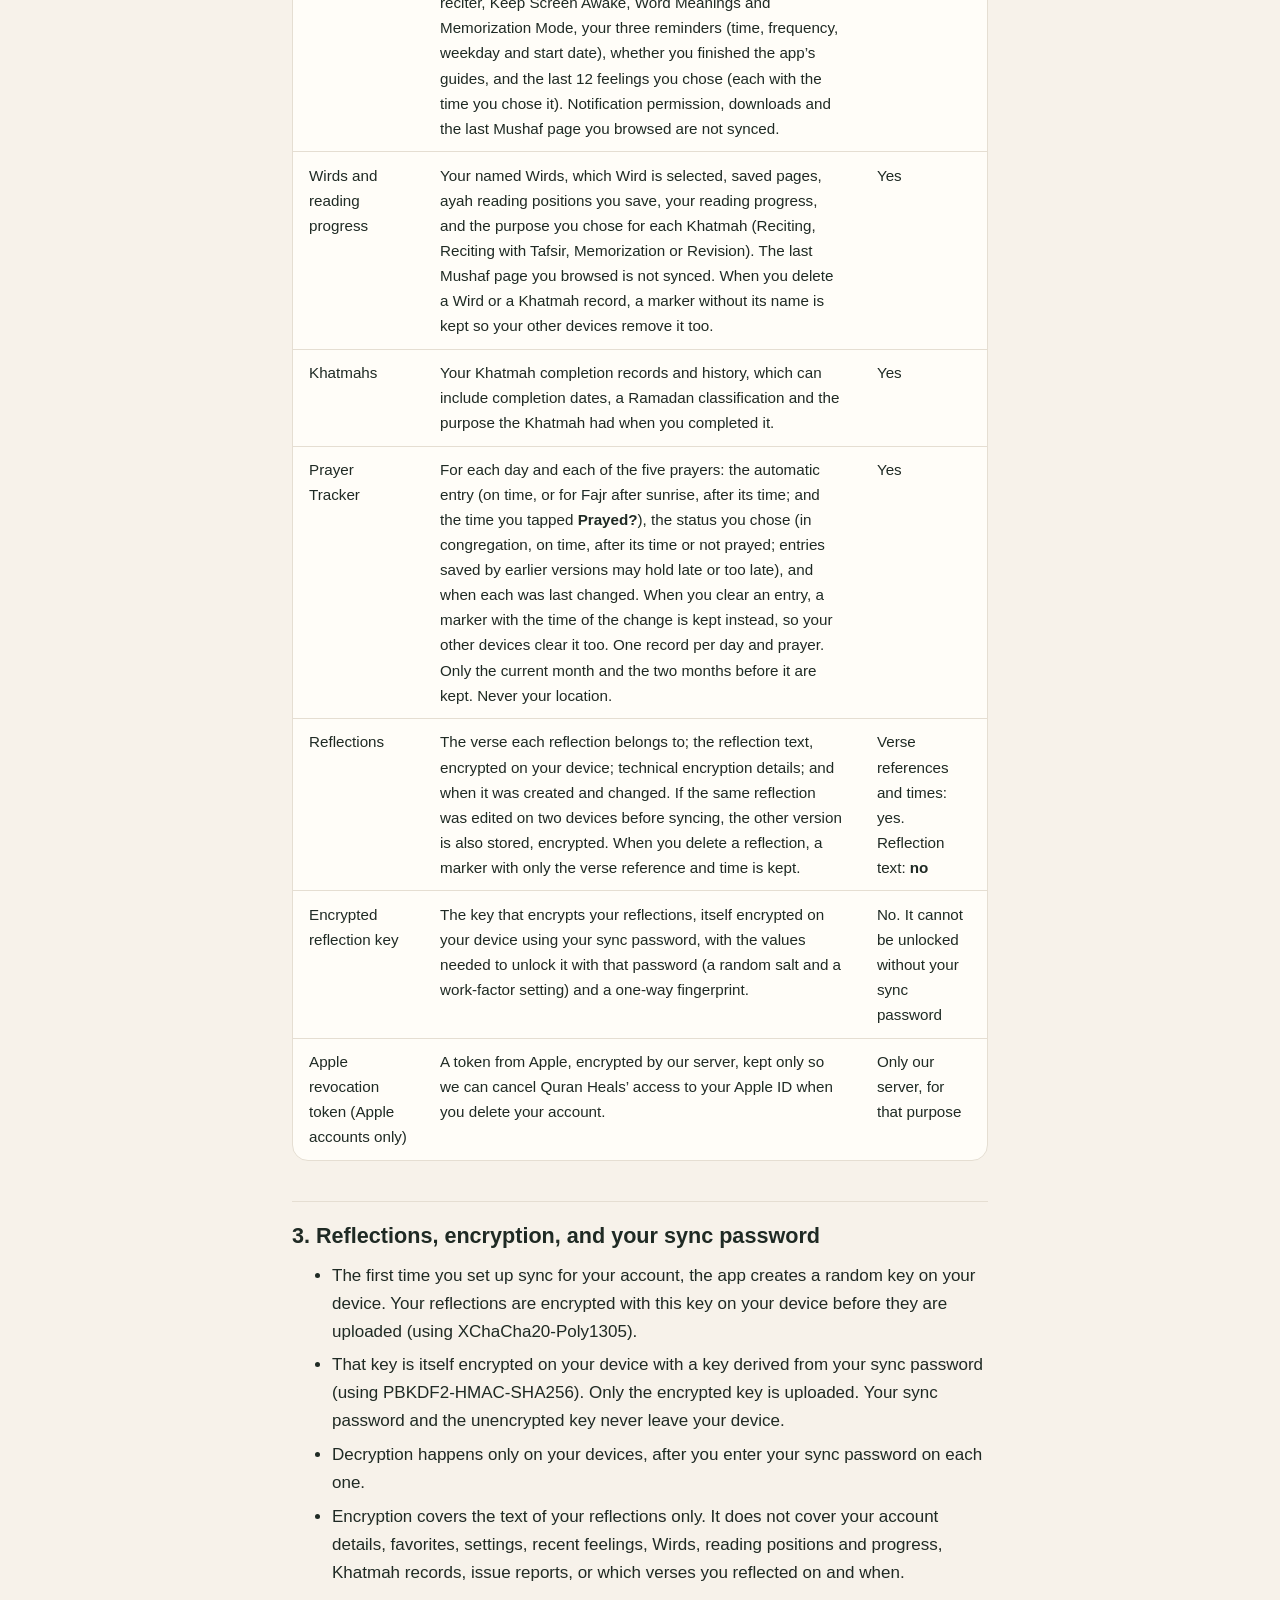
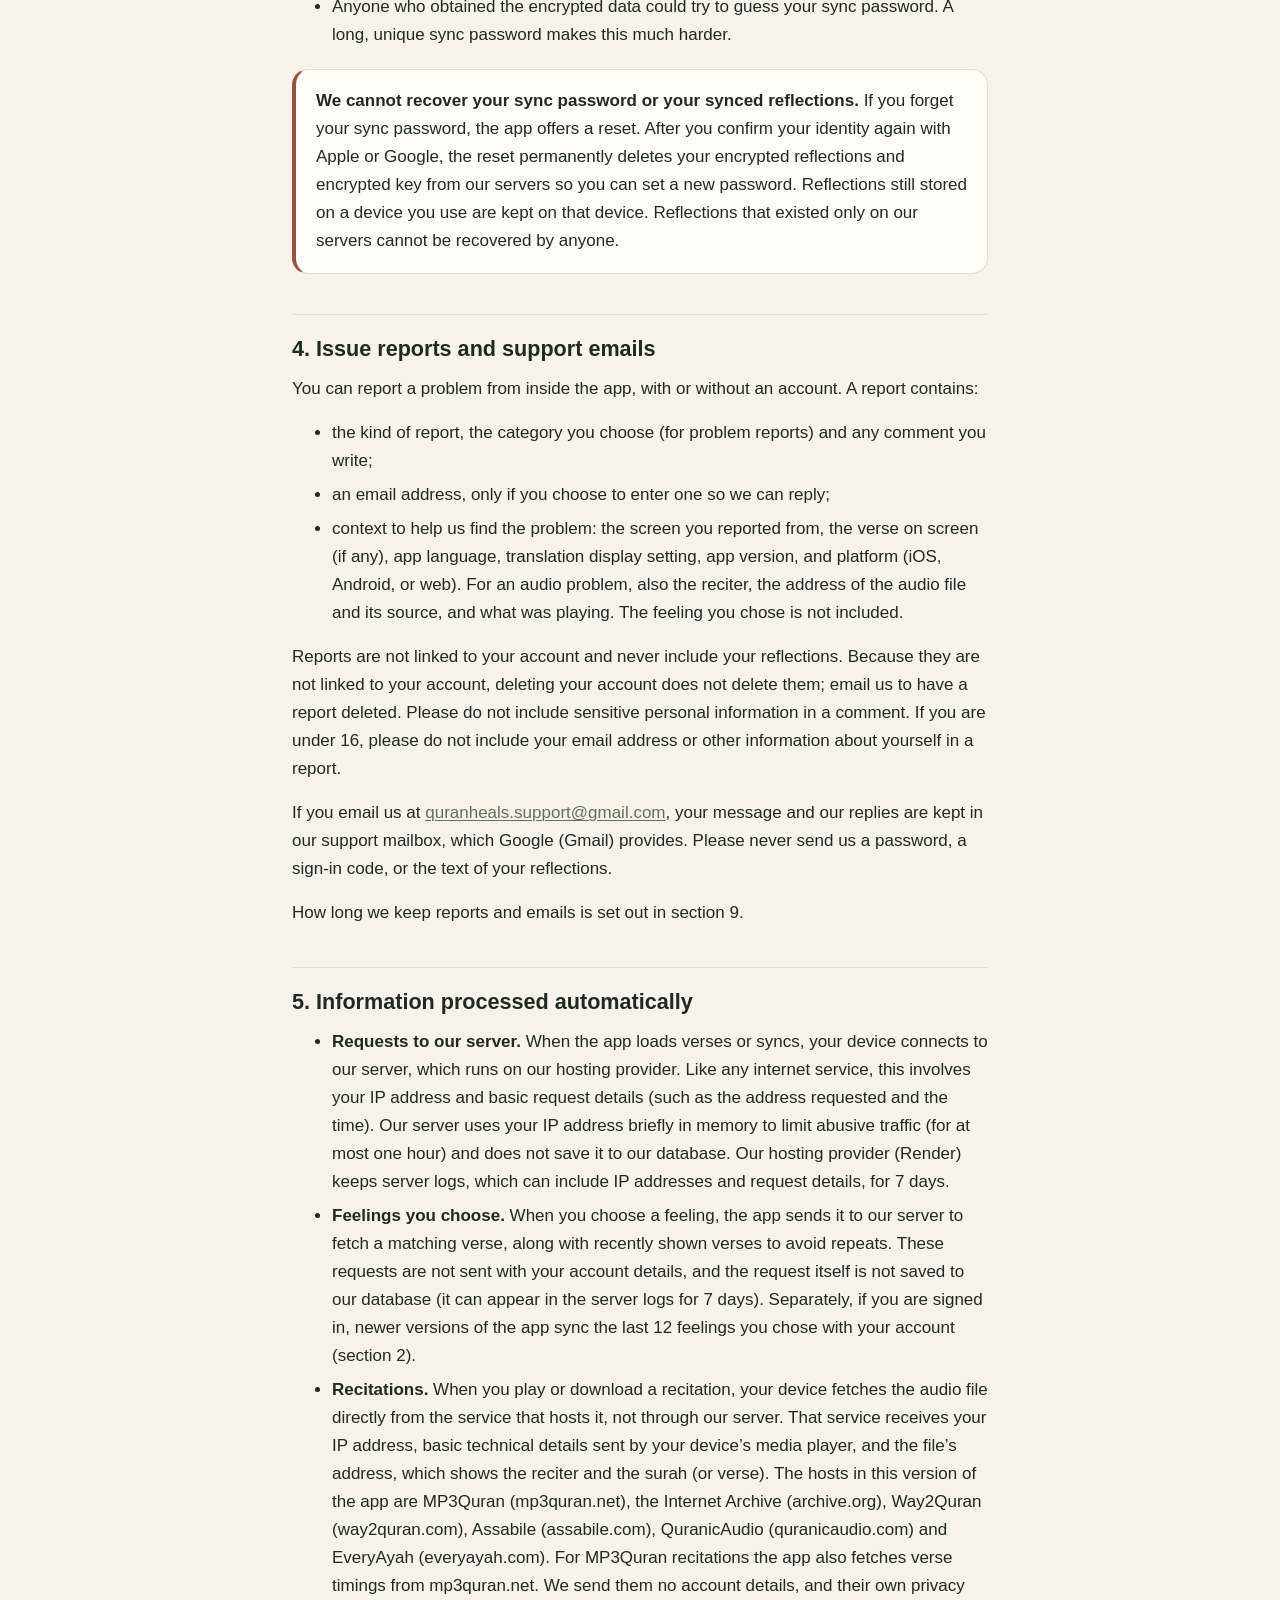
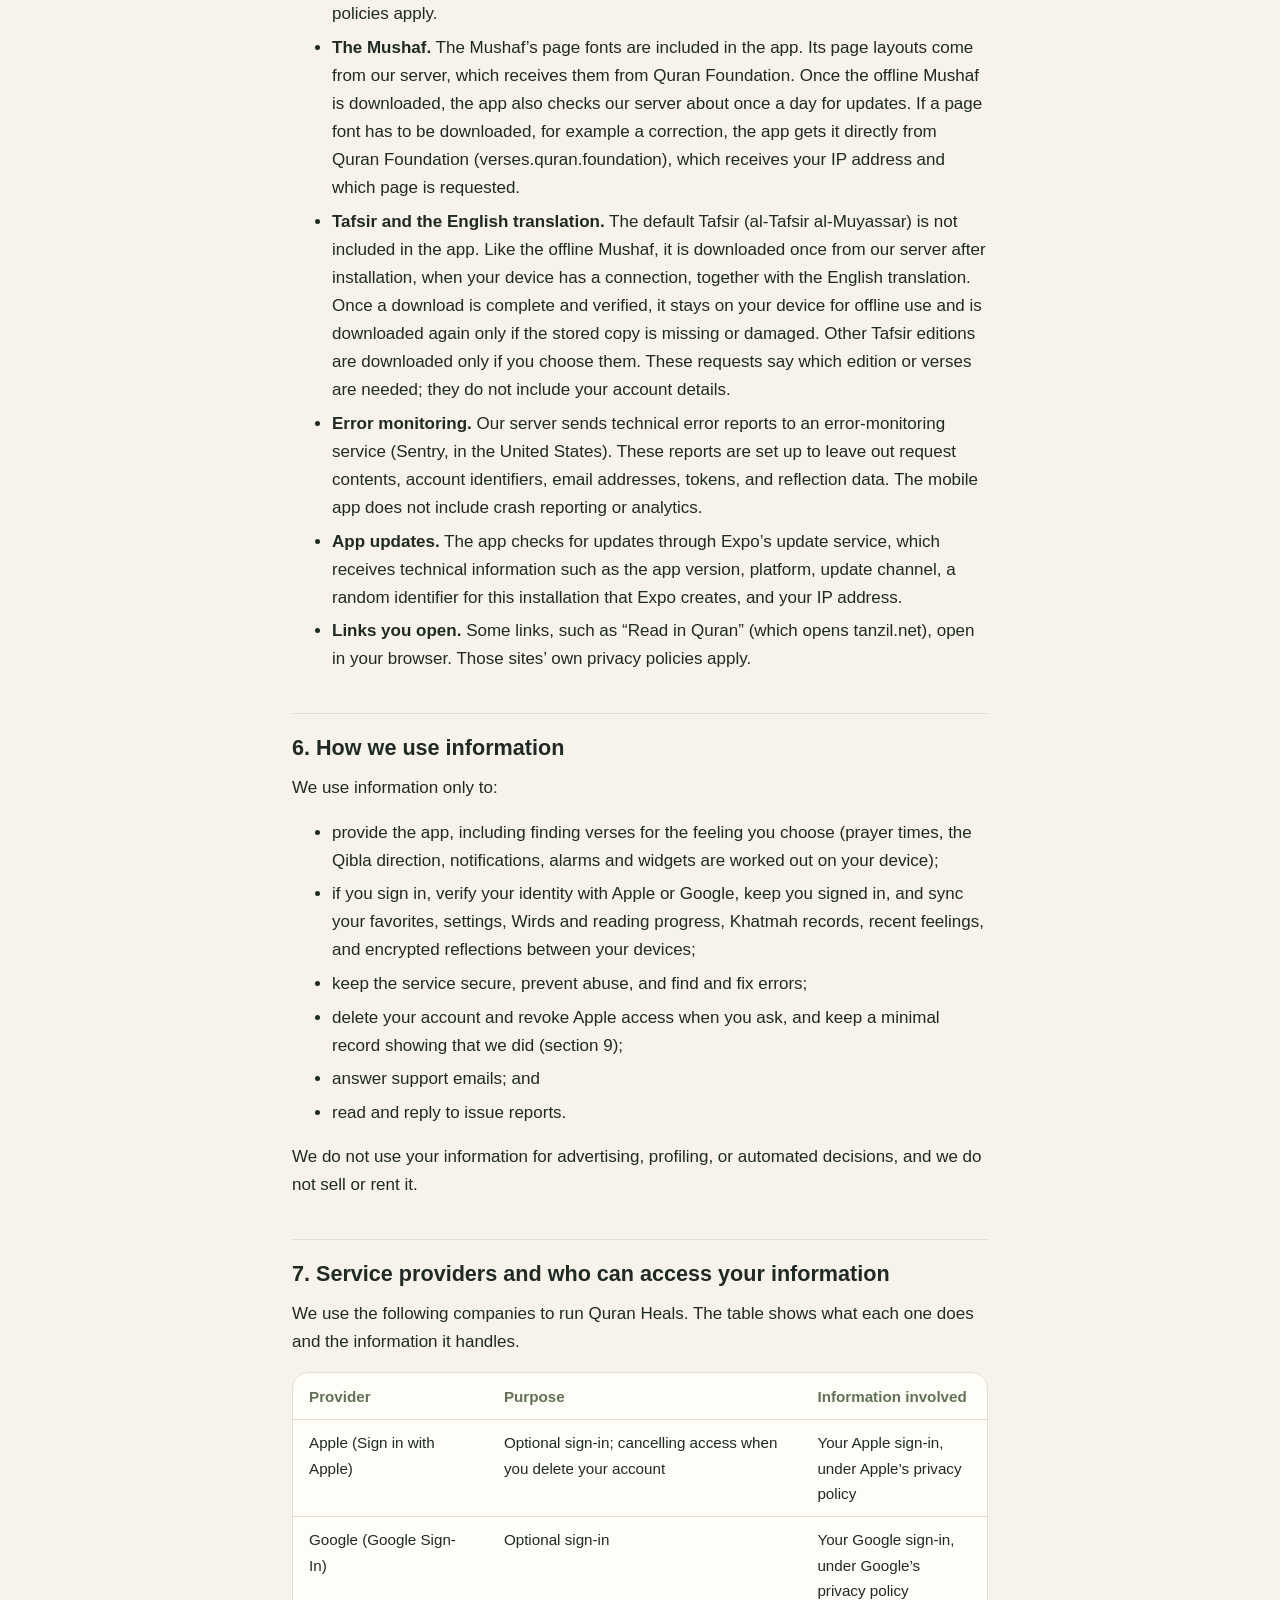
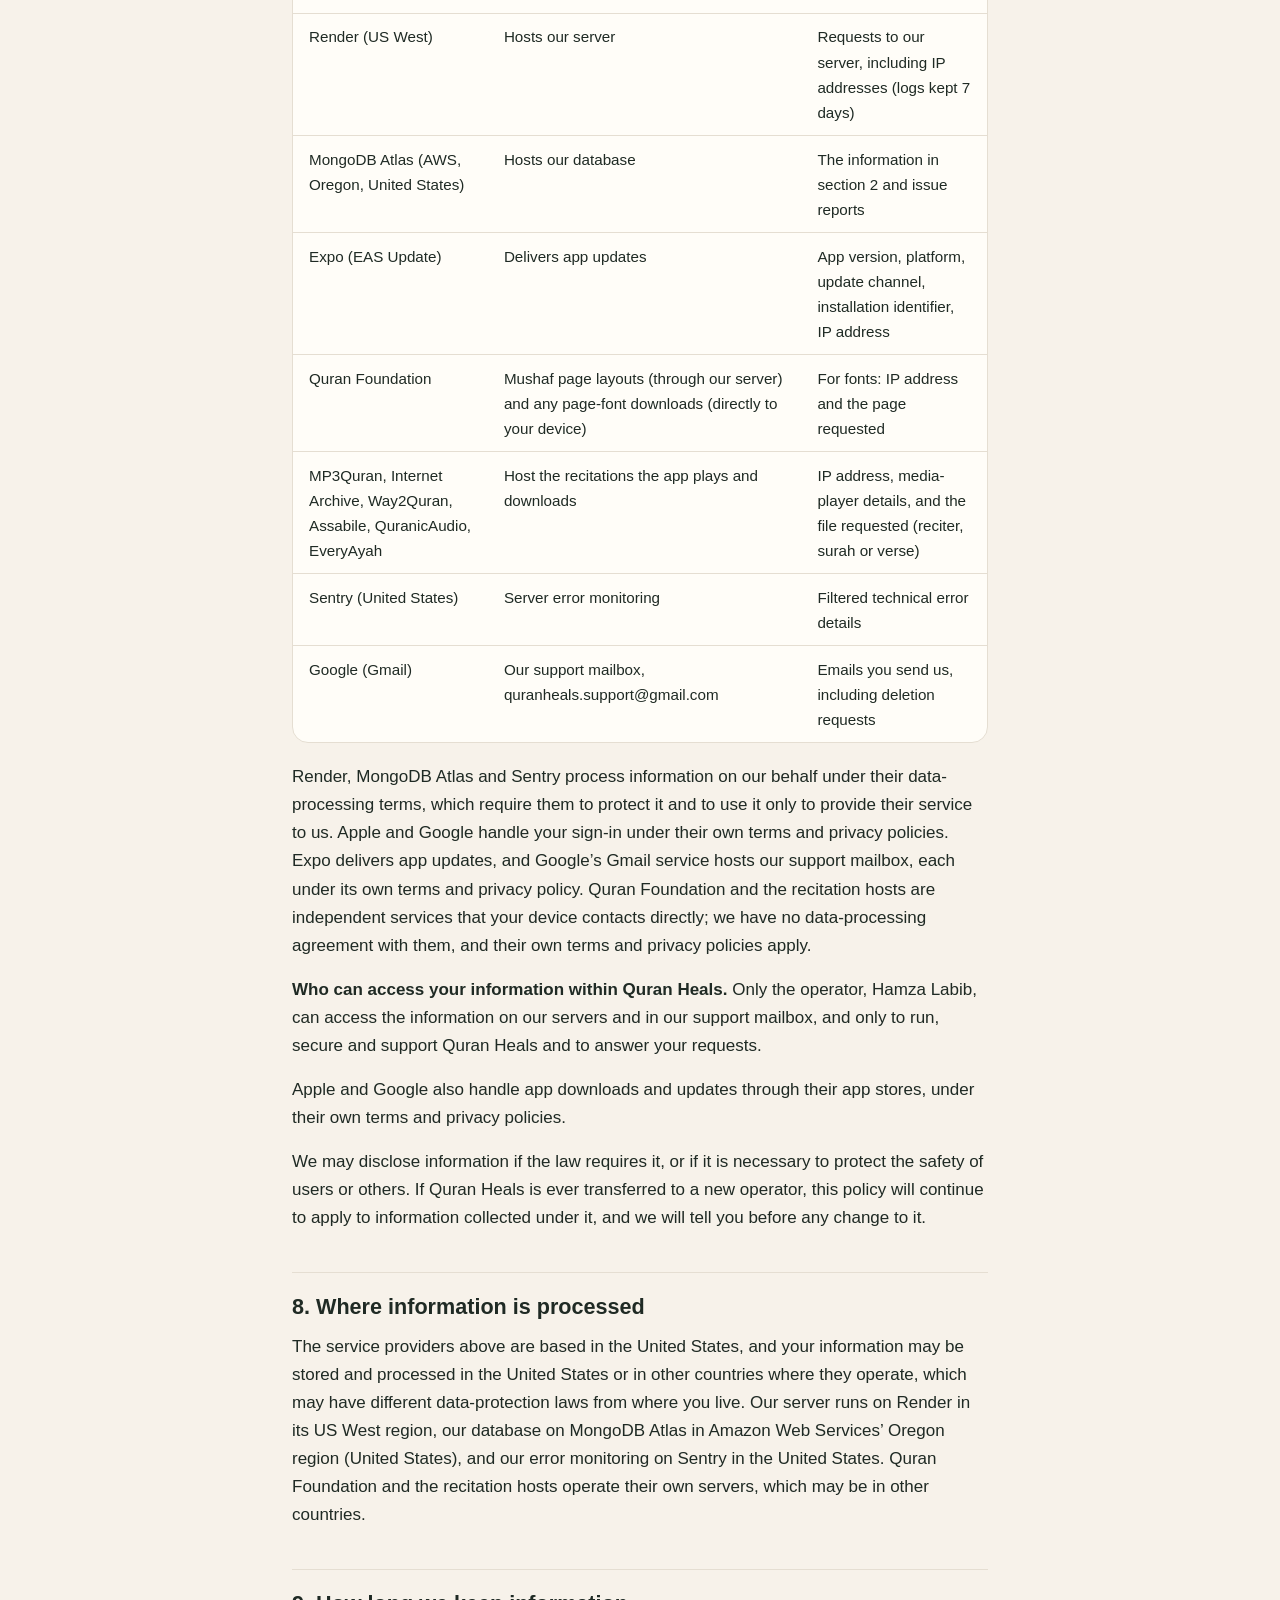
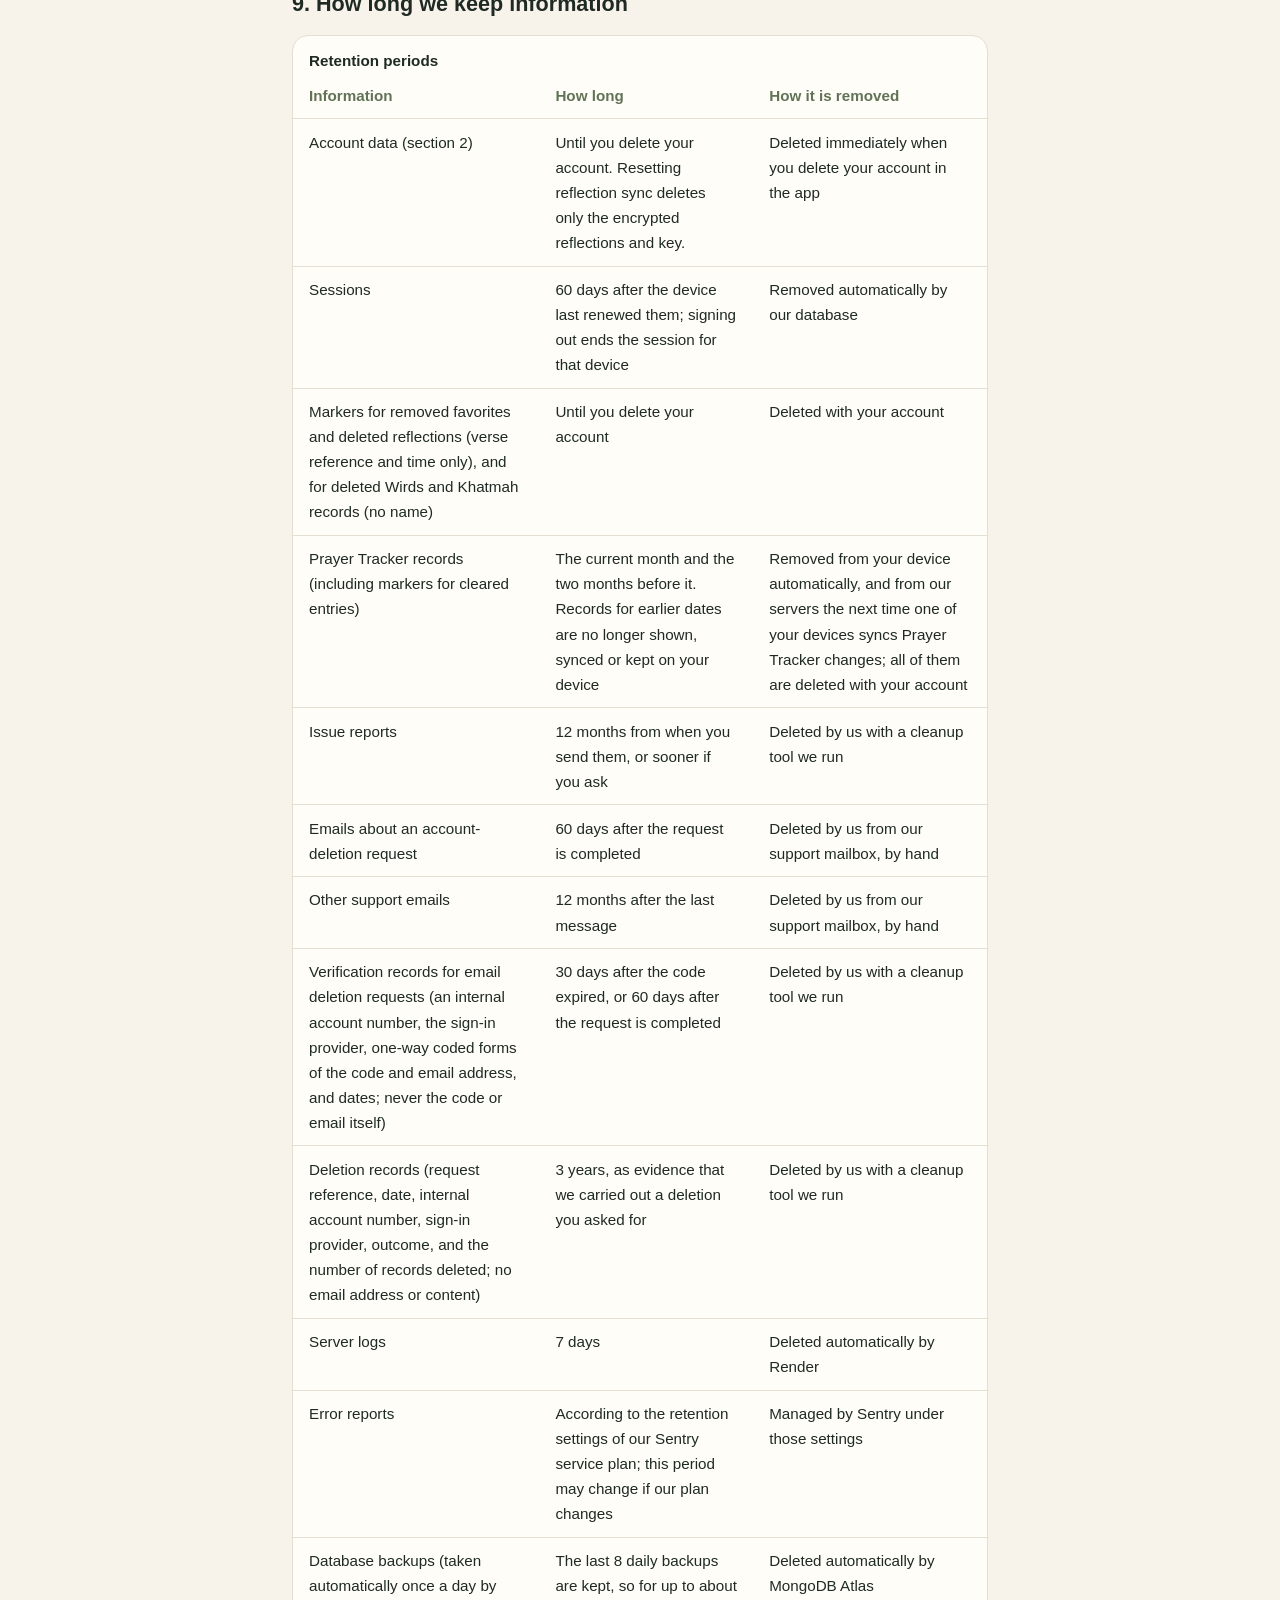
<file: privacy/index.html>
<!DOCTYPE html>
<html lang="en" dir="ltr">
<head>
  <meta charset="utf-8">
  <meta name="viewport" content="width=device-width, initial-scale=1">
  <title>Privacy Policy — Quran Heals</title>
  <meta name="description" content="What information Quran Heals handles, where it is stored, who can read it, and your choices.">
  <link rel="stylesheet" href="../styles.css">
  <link rel="alternate" hreflang="en" href="https://quranheals.github.io/legal/privacy/">
  <link rel="alternate" hreflang="fr-CA" href="https://quranheals.github.io/legal/fr/privacy/">
  <link rel="alternate" hreflang="ar" href="https://quranheals.github.io/legal/ar/privacy/">
  <link rel="alternate" hreflang="x-default" href="https://quranheals.github.io/legal/privacy/">
</head>
<body>
  <a class="skip-link" href="#main">Skip to content</a>
  <header class="site-header">
    <div class="inner">
      <a class="brand" href="../">Quran Heals</a>
      <nav class="site-nav" aria-label="Legal documents">
        <ul>
          <li><a href="../privacy/" aria-current="page">Privacy Policy</a></li>
          <li><a href="../terms/">Terms of Service</a></li>
          <li><a href="../delete-account/">Account &amp; Data Deletion</a></li>
        </ul>
      </nav>
      <nav class="lang-switch" aria-label="Language">
        <ul>
          <li><a href="../privacy/" lang="en" hreflang="en" aria-current="true">English</a></li>
          <li><a href="../fr/privacy/" lang="fr-CA" hreflang="fr-CA">Français</a></li>
          <li><a href="../ar/privacy/" lang="ar" hreflang="ar" dir="rtl">العربية</a></li>
        </ul>
      </nav>
    </div>
  </header>

  <main id="main">

    <h1>Privacy Policy</h1>
    <p class="meta">
      Effective date: November 14, 2026<br>
      Operator: Hamza Labib · Contact: <a href="mailto:quranheals.support@gmail.com">quranheals.support@gmail.com</a>
    </p>

    <p>Quran Heals is a mobile app that helps you find verses of the Quran connected to how you feel, read the Quran, save the verses that matter to you, keep track of your Wirds and Khatmahs, write private reflections, see prayer times and find the Qibla direction. Quran Heals is published and operated by Hamza Labib (“we”, “us”).</p>
    <p>This policy explains what information the app handles, where it is kept, who can read it, how long we keep it, and the choices you have. It applies to the Quran Heals app and to the servers that support it.</p>

    <section class="card summary" aria-labelledby="summary-heading">
      <h2 id="summary-heading">In short</h2>
      <ul>
        <li>Anyone can use Quran Heals without an account. Without one, what you save stays on your device.</li>
        <li>An account is optional and is only for people aged 16 or older who also meet any higher minimum age where they live. If you sign in with Apple or Google, we store your account, favorites, settings, Wirds and reading progress, Khatmah records, recently chosen feelings, and encrypted reflections on our servers so they can sync between your devices.</li>
        <li>The text of the reflections you sync is encrypted on your device with a key protected by your sync password before it is uploaded. We cannot read it, and we cannot recover it if you forget your sync password.</li>
        <li>Not everything is end-to-end encrypted. We can read your account details, which verses you saved or reflected on (and when), your settings and reminder times, your Wirds, reading positions and Khatmah records, the feelings you chose recently, and any issue reports or emails you send us.</li>
        <li>Recitations come straight from third-party audio services, which see your device’s IP address and which file it asks for (section 5).</li>
        <li>Prayer Times and Qibla Direction use your location on your device. The location used for prayer times is saved only on your device, rounded to about 1 km; it is not sent to us or synced with your account. The app uses your location in the background only if you turn on automatic location updates and allow it (section 1).</li>
        <li>Widgets and lock-screen notifications can show your prayer times, city, Khatmah progress, or a feeling and verse to anyone who can see your screen, even when your device is locked (section 1).</li>
        <li>The Prayer Tracker keeps, for each of the five daily prayers, the status you record (in congregation, on time, after its time or not prayed) and when. Without an account it stays on your device; if you sign in it syncs with your account and we can read it. Only the current month and the two months before it are kept (section 1).</li>
        <li>We do not sell your information, show ads, or use analytics, advertising, or tracking tools in the app.</li>
        <li>You can delete your account and synced data from the app at any time. If you can no longer use the app, you can ask us by email (section 10).</li>
      </ul>
    </section>

    <p>We collect information in three ways: from you, when you use the app, sign in, send an issue report or email us; from Apple or Google, when you choose to sign in (section 2); and automatically, when your device connects to our server or to the audio and Quran services the app uses (section 5). We do not obtain information about you from any other source.</p>

    <h2 id="device">1. Information stored on your device</h2>
    <p>Whether or not you have an account, the app stores the following on your device:</p>
    <ul>
      <li><strong>Reflections</strong> you write, in readable form. On your device they are protected by your device’s own security (for example, your passcode), not by an extra layer of app encryption. If the same reflection was changed on two of your devices before they synced, the other version may also be kept so you can review it.</li>
      <li><strong>Favorites</strong> (the verses you saved) and a short history of recently shown verses, used to avoid showing you the same verse again too soon.</li>
      <li><strong>Settings</strong>: app language, Quran language, emotions language, appearance (System, Light, or Dark), Quran font size, and Quran translation preferences, including how translations are displayed. If you are signed in, these settings also sync with your account (section 2).</li>
      <li><strong>Wirds and Khatmahs</strong>: your named Wirds, which Wird is selected, saved pages and reading positions, reading progress, the purpose you choose for each Khatmah (Reciting, Reciting with Tafsir, Memorization or Revision), and Khatmah completion records and history. If you are signed in, these also sync with your account (section 2).</li>
      <li><strong>Prayer Tracker</strong>: for each of the five daily prayers on each day, up to two entries: the one recorded automatically when you tap <strong>Prayed?</strong> (on time, or for Fajr after its time if you tap after sunrise, worked out on your device from the time you tapped and that day’s prayer times), and the status you choose yourself (in congregation, on time, after its time or not prayed), each with the time it was recorded or changed. Entries saved by earlier versions of the app as late or too late are kept as recorded and shown as one of these four categories. Nothing is saved for a prayer you do not record; once the next obligatory prayer has begun, the app shows it as after its time, from the date of your earliest Prayer Tracker entry still kept, but it never marks a prayer as not prayed by itself. The percentages on the Prayer Tracker screen are calculated on your device from these entries; they are not stored or sent to us. These categories are the app’s own tracking categories, not religious rulings. Only the current month and the two months before it are kept: older entries are removed automatically. The records contain the date and the prayer, never your location. Without an account they stay on your device. If you are signed in, they sync with your account (section 2); when you clear an entry, a marker with the time of the change is kept so your other devices clear it too. Signing out keeps them on the device for that account.</li>
      <li><strong>Other settings</strong>: your favorite reciter, Keep Screen Awake, Word Meanings and Memorization Mode, your reminder times and schedules, which guides you have seen, and the feelings you chose recently. Newer versions of the app also sync these with your account if you are signed in (section 2); earlier versions keep them on this device only.</li>
      <li><strong>Downloads and data that stay on this device only</strong> and are never synced with your account: notification permission; recitations, the offline Mushaf (page layouts and any page-font updates) and optional Tafsir editions that you download for offline use; the default Tafsir (al-Tafsir al-Muyassar) and the English translation, which the app downloads once by itself after installation; your Prayer Times location and settings (including notification, Adhan and alarm choices); your widget settings; and the last Mushaf page you browsed (and your place in the English translation). The last page you browsed is different from a Wird reading position you choose to save, which does sync.</li>
      <li>Cached copies of the list of feelings and of one Mushaf page, so the app works with a weak connection.</li>
      <li>That you confirmed the minimum age for an account, and when (section 13).</li>
      <li><strong>If you are signed in</strong>: your basic account profile (an internal account number, whether you used Apple or Google, your email address if one was provided, and when the account was created); your sign-in tokens; and, after you enter your sync password, the key that decrypts your synced reflections. The tokens and the key are kept in your device’s secure storage (the iOS Keychain or Android Keystore).</li>
    </ul>
    <p>Signing out does not delete reflections, favorites, Wirds, Khatmah records or recent feelings from your device; they stay there, kept separately for that account. Uninstalling the app removes the information the app stored on that device. On iPhone, items kept in the Keychain (sign-in tokens and the reflection key) may remain after the app is removed, as iOS manages them.</p>
    <p>Information on your device, including your Prayer Times location and settings, can be included in your device’s own backups (iCloud or Google), depending on your device settings. On iPhone, the app asks iOS to leave downloaded recitations, the offline Mushaf and Tafsir out of backups.</p>
    <p><strong>Using the app without an account.</strong> What you save without an account (as a guest) stays on your device and is kept separate from any account. Signing in does not automatically upload your guest settings. Other guest data is added to your account only if you explicitly choose to merge it when the app offers to.</p>

    <h3 id="location">Location, Prayer Times and Qibla Direction</h3>
    <ul>
      <li><strong>While you use the app.</strong> If you allow location access, the app uses your device’s location, on your device, to calculate prayer times and the Qibla direction. The Qibla Direction screen also uses your phone’s compass, only while that screen is open, and does not save your location. For Prayer Times, you can instead choose a city from a list included in the app, without giving location access.</li>
      <li><strong>What is saved.</strong> For prayer times, the app keeps only the latest location, on your device: the city you chose, or your device’s position rounded to about 1 km together with the nearest city in the app’s list. A new location replaces the previous one; no location history is kept. The app does not look up your address with an online service, and it does not send, log or sync your location or city to our servers or to anyone else.</li>
      <li><strong>Your phone’s location services.</strong> Your position itself is provided by your device’s operating system (Apple’s or Google’s location services), under your device settings and their own privacy policies.</li>
      <li><strong>Optional background location.</strong> <strong>Update location automatically</strong> in Prayer Times is off by default. Only if you turn it on and then allow location access all the time (Android: “Allow all the time”; iPhone: “Always”), the app asks your phone to let it know when you leave an area of about 5 km around your saved location, even when the app is closed or not in use. The app then takes one new position, saves it as described above, and uses it to update your prayer times, prayer notifications, widgets, the lock-screen countdown and, on Android, the Smart Fajr Alarm and the Qiyam Alarm. The app does not track your location continuously. Your phone decides when, and whether, this happens: it can be delayed or skipped, for example by battery saving, and some phones do not run it after the app has been force-stopped until you open it again.</li>
      <li><strong>Your choices.</strong> You can turn off <strong>Update location automatically</strong>, choose a city instead (which also turns it off), or change or withdraw location access at any time in your phone’s settings. Without “all the time” access, the app never uses your location while it is closed or not in use.</li>
    </ul>

    <h3 id="prayer-notifications">Prayer notifications, Adhan and alarms</h3>
    <ul>
      <li>Prayer-time notifications, the Smart Fajr Alarm and the Qiyam Alarm are off until you turn them on. The app schedules them on your device from your saved location and your Prayer Times settings (calculation method, the sound or Adhan muezzin you choose for each prayer, and the alarm times). Nothing is sent to our servers to schedule them, and these settings are not synced with your account. Signing out or deleting your account does not turn them off.</li>
      <li>The Adhan recordings are included in the app, so playing them does not use the internet. Short Adhan is available on iPhone and Android. Full Adhan is available on Android only, because iOS limits notification sounds to 30 seconds.</li>
      <li>While Quran Heals is open on your screen, including while you read the Mushaf, a prayer-time notification is shown as a silent banner inside the app instead of playing a sound. When the app is in the background or your device is locked, your device shows a normal notification with the sound you chose.</li>
      <li>The Smart Fajr Alarm and the Qiyam Alarm use your phone’s own alarm system: exact alarms on Android, and Apple’s alarms on iPhone (iOS 26 or later).</li>
      <li>Depending on your phone, the app may ask for permission to send notifications (on iPhone, including Time Sensitive notifications), to schedule exact alarms (Android “Alarms &amp; reminders”), or to set alarms (iPhone). You can withdraw these permissions in your phone’s settings at any time; notifications and alarms may then arrive late or not at all.</li>
    </ul>

    <h3 id="widgets">Home Screen and Lock Screen widgets</h3>
    <p>If you add Quran Heals widgets, or turn on the lock-screen countdown, they show information from the app outside it:</p>
    <ul>
      <li><strong>Prayer Times widgets</strong> (Small and Medium) and the <strong>iPhone Lock Screen Prayer Times widget</strong>: the next prayer, a countdown and prayer times. The Home Screen widgets can also show the name of your city (never your coordinates).</li>
      <li><strong>My Reciting widgets</strong> (Small and Medium): your Khatmah names, the place you saved (Juz and Surah) and your reading progress.</li>
      <li><strong>Prayer Tracker widgets</strong> (week and month): your recorded prayer statuses for the days shown, the current prayer and buttons to record its status. The <strong>Prayer Times widgets</strong> can also show a <strong>Prayed?</strong> button for the current prayer.</li>
      <li><strong>How I Feel widget</strong>: the list of feelings, the feeling you choose in the widget and verses connected to it, with a translation if you turned that on.</li>
      <li><strong>Android lock-screen countdown</strong> (“Show next prayer on lock screen”, off by default): an ongoing notification with the next prayer and a countdown.</li>
    </ul>
    <p>The app writes this information to storage on your device that only Quran Heals and its widgets can read: on iPhone, a shared App Group container; on Android, the app’s private storage. The widgets themselves do not connect to the internet, and widget information is not sent to us or synced with your account, except prayer statuses you record in a widget, which the app adds to your Prayer Tracker as described below. To show verse translations in the How I Feel widget, the app may download the translations of the widget’s verses from our server; that request contains only verse references.</p>
    <div class="card important">
      <p><strong>Anyone who can see your screen can see your widgets and lock-screen notifications</strong>, including, depending on your device settings, while your device is locked. If you do not want others to see your prayer times and city, Khatmah names, reading progress or chosen feeling, do not add those widgets, remove them, or change your lock-screen and notification settings.</p>
    </div>
    <p>When you sign out or delete your account, the app updates the My Reciting widgets so they no longer show that account’s Khatmahs; they show any Khatmahs saved on the device without an account instead. Prayer Times widgets and the lock-screen countdown are not linked to your account and keep working. The How I Feel widget clears your previously selected feeling and verse, also when you switch to another account, and returns to its initial content: Sad, with a randomly selected verse. Your previous selection is not restored, and the widget may take a moment to refresh. Without an account, the widget keeps your selection, and it is also kept when you sign in. Removing a widget stops it from showing information, and uninstalling the app removes all widget data from the device.</p>
    <p><strong>Recording prayers from a widget.</strong> When you tap <strong>Prayed?</strong> or a status in a widget, the status is saved at once in the widget storage described above, with the time you tapped, and the widget you tapped shows it straight away. Your other Quran Heals widgets show it the next time they refresh, which your device’s system controls and which can take a while, or when you open the app. The next time you open the app, it adds that entry to your Prayer Tracker and then removes it from the widget storage; if you are signed in, it then syncs with your account like any other entry. Each tap is linked to the account (or the use without an account) whose records the widget was showing when you tapped it, and is only ever added to that account’s records, even if you have signed out or switched accounts in the meantime. When you sign out or switch accounts, the Prayer Tracker widgets and the Prayed? button show the records of the account now in use (or those saved without an account) instead. If you delete your account, taps made for it that the app has not yet added are discarded.</p>
    <p>On iPhone, the widgets also write short technical messages to the device’s system log (for example, that a tap was saved or that a widget was refreshed) to help diagnose widget problems. They do not include your account, location or city, and the prayer and status are hidden in them. They stay on your device unless you choose to share diagnostics with Apple, and they are not sent to us.</p>

    <h2 id="account">2. Information we store if you sign in</h2>
    <p>Signing in is optional and only needed to sync between your devices. You sign in with Sign in with Apple or Google Sign-In. We never receive your Apple or Google password.</p>
    <p>From your sign-in we keep only your provider’s identifier for your account, your email address (if the provider shares one) and whether the provider has verified it. With Apple, you can choose to share a private relay address instead of your real email. The Apple sign-in screen may ask whether to share your name, and Google’s sign-in may include profile details such as your name; our server does not receive your name from Apple and does not store any name or profile picture.</p>
    <p>After you sign in, the app asks you to create a sync password (or enter the one you already set). This step is required to use an account.</p>

    <div class="table-wrap">
      <table>
        <caption>What our servers store for a signed-in account</caption>
        <thead>
          <tr><th scope="col">Information</th><th scope="col">What it contains</th><th scope="col">Can we read it?</th></tr>
        </thead>
        <tbody>
          <tr>
            <td>Account</td>
            <td>Sign-in provider (Apple or Google), the provider’s identifier for you, your email address and whether it is verified (if shared), and when the account was created and last updated.</td>
            <td>Yes</td>
          </tr>
          <tr>
            <td>Sessions</td>
            <td>One record per signed-in device: a one-way hash of its sign-in token, and when it expires, was last renewed, or was ended. We do not store your IP address or device details with sessions.</td>
            <td>Only the hash, which cannot be turned back into the token</td>
          </tr>
          <tr>
            <td>Favorites</td>
            <td>Which verses you saved (as a reference such as 2:286) and when. When you remove a favorite, a marker with the verse reference and time is kept so your other devices remove it too.</td>
            <td>Yes</td>
          </tr>
          <tr>
            <td>Preferences</td>
            <td>App language, Quran language, emotions language, appearance (System, Light, or Dark), Quran font size, your Quran translation preferences (including which translation is used and how translations are displayed), and when you last changed them, so they can be restored on your other devices. Newer versions of the app also sync your favorite reciter, Keep Screen Awake, Word Meanings and Memorization Mode, your three reminders (time, frequency, weekday and start date), whether you finished the app’s guides, and the last 12 feelings you chose (each with the time you chose it). Notification permission, downloads and the last Mushaf page you browsed are not synced.</td>
            <td>Yes</td>
          </tr>
          <tr>
            <td>Wirds and reading progress</td>
            <td>Your named Wirds, which Wird is selected, saved pages, ayah reading positions you save, your reading progress, and the purpose you chose for each Khatmah (Reciting, Reciting with Tafsir, Memorization or Revision). The last Mushaf page you browsed is not synced. When you delete a Wird or a Khatmah record, a marker without its name is kept so your other devices remove it too.</td>
            <td>Yes</td>
          </tr>
          <tr>
            <td>Khatmahs</td>
            <td>Your Khatmah completion records and history, which can include completion dates, a Ramadan classification and the purpose the Khatmah had when you completed it.</td>
            <td>Yes</td>
          </tr>
          <tr>
            <td>Prayer Tracker</td>
            <td>For each day and each of the five prayers: the automatic entry (on time, or for Fajr after sunrise, after its time; and the time you tapped <strong>Prayed?</strong>), the status you chose (in congregation, on time, after its time or not prayed; entries saved by earlier versions may hold late or too late), and when each was last changed. When you clear an entry, a marker with the time of the change is kept instead, so your other devices clear it too. One record per day and prayer. Only the current month and the two months before it are kept. Never your location.</td>
            <td>Yes</td>
          </tr>
          <tr>
            <td>Reflections</td>
            <td>The verse each reflection belongs to; the reflection text, encrypted on your device; technical encryption details; and when it was created and changed. If the same reflection was edited on two devices before syncing, the other version is also stored, encrypted. When you delete a reflection, a marker with only the verse reference and time is kept.</td>
            <td>Verse references and times: yes. Reflection text: <strong>no</strong></td>
          </tr>
          <tr>
            <td>Encrypted reflection key</td>
            <td>The key that encrypts your reflections, itself encrypted on your device using your sync password, with the values needed to unlock it with that password (a random salt and a work-factor setting) and a one-way fingerprint.</td>
            <td>No. It cannot be unlocked without your sync password</td>
          </tr>
          <tr>
            <td>Apple revocation token (Apple accounts only)</td>
            <td>A token from Apple, encrypted by our server, kept only so we can cancel Quran Heals’ access to your Apple ID when you delete your account.</td>
            <td>Only our server, for that purpose</td>
          </tr>
        </tbody>
      </table>
    </div>

    <h2 id="encryption">3. Reflections, encryption, and your sync password</h2>
    <ul>
      <li>The first time you set up sync for your account, the app creates a random key on your device. Your reflections are encrypted with this key on your device before they are uploaded (using XChaCha20-Poly1305).</li>
      <li>That key is itself encrypted on your device with a key derived from your sync password (using PBKDF2-HMAC-SHA256). Only the encrypted key is uploaded. Your sync password and the unencrypted key never leave your device.</li>
      <li>Decryption happens only on your devices, after you enter your sync password on each one.</li>
      <li>Encryption covers the text of your reflections only. It does not cover your account details, favorites, settings, recent feelings, Wirds, reading positions and progress, Khatmah records, issue reports, or which verses you reflected on and when.</li>
      <li>Anyone who obtained the encrypted data could try to guess your sync password. A long, unique sync password makes this much harder.</li>
    </ul>
    <div class="card important">
      <p><strong>We cannot recover your sync password or your synced reflections.</strong> If you forget your sync password, the app offers a reset. After you confirm your identity again with Apple or Google, the reset permanently deletes your encrypted reflections and encrypted key from our servers so you can set a new password. Reflections still stored on a device you use are kept on that device. Reflections that existed only on our servers cannot be recovered by anyone.</p>
    </div>

    <h2 id="reports">4. Issue reports and support emails</h2>
    <p>You can report a problem from inside the app, with or without an account. A report contains:</p>
    <ul>
      <li>the kind of report, the category you choose (for problem reports) and any comment you write;</li>
      <li>an email address, only if you choose to enter one so we can reply;</li>
      <li>context to help us find the problem: the screen you reported from, the verse on screen (if any), app language, translation display setting, app version, and platform (iOS, Android, or web). For an audio problem, also the reciter, the address of the audio file and its source, and what was playing. The feeling you chose is not included.</li>
    </ul>
    <p>Reports are not linked to your account and never include your reflections. Because they are not linked to your account, deleting your account does not delete them; email us to have a report deleted. Please do not include sensitive personal information in a comment. If you are under 16, please do not include your email address or other information about yourself in a report.</p>
    <p>If you email us at <a href="mailto:quranheals.support@gmail.com">quranheals.support@gmail.com</a>, your message and our replies are kept in our support mailbox, which Google (Gmail) provides. Please never send us a password, a sign-in code, or the text of your reflections.</p>
    <p>How long we keep reports and emails is set out in section 9.</p>

    <h2 id="automatic">5. Information processed automatically</h2>
    <ul>
      <li><strong>Requests to our server.</strong> When the app loads verses or syncs, your device connects to our server, which runs on our hosting provider. Like any internet service, this involves your IP address and basic request details (such as the address requested and the time). Our server uses your IP address briefly in memory to limit abusive traffic (for at most one hour) and does not save it to our database. Our hosting provider (Render) keeps server logs, which can include IP addresses and request details, for 7 days.</li>
      <li><strong>Feelings you choose.</strong> When you choose a feeling, the app sends it to our server to fetch a matching verse, along with recently shown verses to avoid repeats. These requests are not sent with your account details, and the request itself is not saved to our database (it can appear in the server logs for 7 days). Separately, if you are signed in, newer versions of the app sync the last 12 feelings you chose with your account (section 2).</li>
      <li><strong>Recitations.</strong> When you play or download a recitation, your device fetches the audio file directly from the service that hosts it, not through our server. That service receives your IP address, basic technical details sent by your device’s media player, and the file’s address, which shows the reciter and the surah (or verse). The hosts in this version of the app are MP3Quran (mp3quran.net), the Internet Archive (archive.org), Way2Quran (way2quran.com), Assabile (assabile.com), QuranicAudio (quranicaudio.com) and EveryAyah (everyayah.com). For MP3Quran recitations the app also fetches verse timings from mp3quran.net. We send them no account details, and their own privacy policies apply.</li>
      <li><strong>The Mushaf.</strong> The Mushaf’s page fonts are included in the app. Its page layouts come from our server, which receives them from Quran Foundation. Once the offline Mushaf is downloaded, the app also checks our server about once a day for updates. If a page font has to be downloaded, for example a correction, the app gets it directly from Quran Foundation (verses.quran.foundation), which receives your IP address and which page is requested.</li>
      <li><strong>Tafsir and the English translation.</strong> The default Tafsir (al-Tafsir al-Muyassar) is not included in the app. Like the offline Mushaf, it is downloaded once from our server after installation, when your device has a connection, together with the English translation. Once a download is complete and verified, it stays on your device for offline use and is downloaded again only if the stored copy is missing or damaged. Other Tafsir editions are downloaded only if you choose them. These requests say which edition or verses are needed; they do not include your account details.</li>
      <li><strong>Error monitoring.</strong> Our server sends technical error reports to an error-monitoring service (Sentry, in the United States). These reports are set up to leave out request contents, account identifiers, email addresses, tokens, and reflection data. The mobile app does not include crash reporting or analytics.</li>
      <li><strong>App updates.</strong> The app checks for updates through Expo’s update service, which receives technical information such as the app version, platform, update channel, a random identifier for this installation that Expo creates, and your IP address.</li>
      <li><strong>Links you open.</strong> Some links, such as “Read in Quran” (which opens tanzil.net), open in your browser. Those sites’ own privacy policies apply.</li>
    </ul>

    <h2 id="use">6. How we use information</h2>
    <p>We use information only to:</p>
    <ul>
      <li>provide the app, including finding verses for the feeling you choose (prayer times, the Qibla direction, notifications, alarms and widgets are worked out on your device);</li>
      <li>if you sign in, verify your identity with Apple or Google, keep you signed in, and sync your favorites, settings, Wirds and reading progress, Khatmah records, recent feelings, and encrypted reflections between your devices;</li>
      <li>keep the service secure, prevent abuse, and find and fix errors;</li>
      <li>delete your account and revoke Apple access when you ask, and keep a minimal record showing that we did (section 9);</li>
      <li>answer support emails; and</li>
      <li>read and reply to issue reports.</li>
    </ul>
    <p>We do not use your information for advertising, profiling, or automated decisions, and we do not sell or rent it.</p>

    <h2 id="providers">7. Service providers and who can access your information</h2>
    <p>We use the following companies to run Quran Heals. The table shows what each one does and the information it handles.</p>
    <div class="table-wrap">
      <table>
        <thead>
          <tr><th scope="col">Provider</th><th scope="col">Purpose</th><th scope="col">Information involved</th></tr>
        </thead>
        <tbody>
          <tr><td>Apple (Sign in with Apple)</td><td>Optional sign-in; cancelling access when you delete your account</td><td>Your Apple sign-in, under Apple’s privacy policy</td></tr>
          <tr><td>Google (Google Sign-In)</td><td>Optional sign-in</td><td>Your Google sign-in, under Google’s privacy policy</td></tr>
          <tr><td>Render (US West)</td><td>Hosts our server</td><td>Requests to our server, including IP addresses (logs kept 7 days)</td></tr>
          <tr><td>MongoDB Atlas (AWS, Oregon, United States)</td><td>Hosts our database</td><td>The information in section 2 and issue reports</td></tr>
          <tr><td>Expo (EAS Update)</td><td>Delivers app updates</td><td>App version, platform, update channel, installation identifier, IP address</td></tr>
          <tr><td>Quran Foundation</td><td>Mushaf page layouts (through our server) and any page-font downloads (directly to your device)</td><td>For fonts: IP address and the page requested</td></tr>
          <tr><td>MP3Quran, Internet Archive, Way2Quran, Assabile, QuranicAudio, EveryAyah</td><td>Host the recitations the app plays and downloads</td><td>IP address, media-player details, and the file requested (reciter, surah or verse)</td></tr>
          <tr><td>Sentry (United States)</td><td>Server error monitoring</td><td>Filtered technical error details</td></tr>
          <tr><td>Google (Gmail)</td><td>Our support mailbox, quranheals.support@gmail.com</td><td>Emails you send us, including deletion requests</td></tr>
        </tbody>
      </table>
    </div>
    <p>Render, MongoDB Atlas and Sentry process information on our behalf under their data-processing terms, which require them to protect it and to use it only to provide their service to us. Apple and Google handle your sign-in under their own terms and privacy policies. Expo delivers app updates, and Google’s Gmail service hosts our support mailbox, each under its own terms and privacy policy. Quran Foundation and the recitation hosts are independent services that your device contacts directly; we have no data-processing agreement with them, and their own terms and privacy policies apply.</p>
    <p><strong>Who can access your information within Quran Heals.</strong> Only the operator, Hamza Labib, can access the information on our servers and in our support mailbox, and only to run, secure and support Quran Heals and to answer your requests.</p>
    <p>Apple and Google also handle app downloads and updates through their app stores, under their own terms and privacy policies.</p>
    <p>We may disclose information if the law requires it, or if it is necessary to protect the safety of users or others. If Quran Heals is ever transferred to a new operator, this policy will continue to apply to information collected under it, and we will tell you before any change to it.</p>

    <h2 id="international">8. Where information is processed</h2>
    <p>The service providers above are based in the United States, and your information may be stored and processed in the United States or in other countries where they operate, which may have different data-protection laws from where you live. Our server runs on Render in its US West region, our database on MongoDB Atlas in Amazon Web Services’ Oregon region (United States), and our error monitoring on Sentry in the United States. Quran Foundation and the recitation hosts operate their own servers, which may be in other countries.</p>

    <h2 id="retention">9. How long we keep information</h2>
    <div class="table-wrap">
      <table>
        <caption>Retention periods</caption>
        <thead>
          <tr><th scope="col">Information</th><th scope="col">How long</th><th scope="col">How it is removed</th></tr>
        </thead>
        <tbody>
          <tr><td>Account data (section 2)</td><td>Until you delete your account. Resetting reflection sync deletes only the encrypted reflections and key.</td><td>Deleted immediately when you delete your account in the app</td></tr>
          <tr><td>Sessions</td><td>60 days after the device last renewed them; signing out ends the session for that device</td><td>Removed automatically by our database</td></tr>
          <tr><td>Markers for removed favorites and deleted reflections (verse reference and time only), and for deleted Wirds and Khatmah records (no name)</td><td>Until you delete your account</td><td>Deleted with your account</td></tr>
          <tr><td>Prayer Tracker records (including markers for cleared entries)</td><td>The current month and the two months before it. Records for earlier dates are no longer shown, synced or kept on your device</td><td>Removed from your device automatically, and from our servers the next time one of your devices syncs Prayer Tracker changes; all of them are deleted with your account</td></tr>
          <tr><td>Issue reports</td><td>12 months from when you send them, or sooner if you ask</td><td>Deleted by us with a cleanup tool we run</td></tr>
          <tr><td>Emails about an account-deletion request</td><td>60 days after the request is completed</td><td>Deleted by us from our support mailbox, by hand</td></tr>
          <tr><td>Other support emails</td><td>12 months after the last message</td><td>Deleted by us from our support mailbox, by hand</td></tr>
          <tr><td>Verification records for email deletion requests (an internal account number, the sign-in provider, one-way coded forms of the code and email address, and dates; never the code or email itself)</td><td>30 days after the code expired, or 60 days after the request is completed</td><td>Deleted by us with a cleanup tool we run</td></tr>
          <tr><td>Deletion records (request reference, date, internal account number, sign-in provider, outcome, and the number of records deleted; no email address or content)</td><td>3 years, as evidence that we carried out a deletion you asked for</td><td>Deleted by us with a cleanup tool we run</td></tr>
          <tr><td>Server logs</td><td>7 days</td><td>Deleted automatically by Render</td></tr>
          <tr><td>Error reports</td><td>According to the retention settings of our Sentry service plan; this period may change if our plan changes</td><td>Managed by Sentry under those settings</td></tr>
          <tr><td>Database backups (taken automatically once a day by MongoDB Atlas)</td><td>The last 8 daily backups are kept, so for up to about 8 days. Information you delete, including a deleted account, can remain in a backup until that backup expires</td><td>Deleted automatically by MongoDB Atlas</td></tr>
        </tbody>
      </table>
    </div>
    <p>Google, which provides our support mailbox, may keep residual copies of deleted emails for a limited time under its own policies. We keep a specific record longer than stated above only when it is necessary for a legal obligation, a dispute, or a security investigation, with access restricted to the operator and for a defined period that we review at least every 12 months, never indefinitely.</p>

    <h2 id="deletion">10. Deleting your information</h2>
    <p>You can delete your account in the app at any time from Settings → Account → Danger Zone → Delete Account. Deletion takes effect immediately. It permanently deletes from our database your account, sessions, favorites, settings and recent feelings, Wirds and reading progress, Khatmah records, encrypted reflections, encrypted reflection key, and Apple revocation token, and for Apple accounts it cancels Quran Heals’ access to your Apple ID. After deletion, we keep only the limited records described in section 9.</p>
    <p>Account deletion also permanently deletes your Prayer Tracker records from our database, and removes that account’s Prayer Tracker records from the device you use to delete it. Taps recorded in a widget for that account that the app has not yet added are discarded.</p>
    <p>If you can no longer use the app on your old device, you can install it on any phone, sign in with the same Apple or Google account, and delete your account there. You can also ask us by email. We aim to reply within 2 business days. We must confirm that you own the account before deleting it, and our process for confirming this by email is not available yet. Until it is, we will keep your request and help you delete your account in the app. Our <a href="../delete-account/">Account &amp; Data Deletion</a> page has the details and will be updated when email verification is available.</p>
    <p>Deletion in the app also removes that account’s reflections, favorites, Wirds, Khatmah records and recent feelings from the device you use to delete it; settings such as language and appearance, your Prayer Times location and settings, widget settings, and downloads stay on that device, as they are not linked to your account. Copies stored on your other devices stay on those devices until you uninstall the app there. Full details are on our <a href="../delete-account/">Account &amp; Data Deletion</a> page.</p>
    <p>You can also delete individual reflections and favorites in the app at any time.</p>

    <h2 id="security">11. Security</h2>
    <p>Connections between the app and our server use HTTPS. Sign-in tokens are stored on our server only as one-way hashes, and on your device in secure storage. The text of synced reflections is encrypted on your device (section 3). Resetting reflection sync, and deleting an account signed in with Google, require you to confirm your identity again with Apple or Google. No system is completely secure, and we cannot guarantee the security of your information. Please use a strong, unique sync password and keep your device protected.</p>
    <p>If a confidentiality incident involving your personal information presents a risk of serious injury, we will notify you and the Commission d’accès à l’information du Québec, and take steps to reduce the risk, as the law requires.</p>

    <h2 id="rights">12. Your rights and choices</h2>
    <p>Depending on where you live, including under Quebec and Canadian privacy law, you have the right to:</p>
    <ul>
      <li><strong>access</strong> the personal information we hold about you;</li>
      <li><strong>correct</strong> it if it is inaccurate or incomplete;</li>
      <li><strong>receive a copy</strong> of the information you gave us, in a structured, commonly used format;</li>
      <li><strong>withdraw your consent</strong>, for example by deleting your account or by not signing in; and</li>
      <li><strong>have it deleted</strong>.</li>
    </ul>
    <p>You can:</p>
    <ul>
      <li>use Quran Heals without an account, and send issue reports without an email address;</li>
      <li>delete your account in the app at any time (section 10);</li>
      <li>use Prayer Times with a city you choose instead of your location, turn off <strong>Update location automatically</strong>, and withdraw location, notification and alarm permissions in your phone’s settings;</li>
      <li>remove widgets, and turn off the lock-screen countdown, at any time;</li>
      <li>remove Quran Heals’ access in your Apple ID or Google Account settings (this does not by itself delete your Quran Heals data); and</li>
      <li>email <a href="mailto:quranheals.support@gmail.com">quranheals.support@gmail.com</a> for any other request, including access to, correction or deletion of your information or an issue report.</li>
    </ul>
    <h3 id="response-times">How and when we respond</h3>
    <ul>
      <li>We aim to acknowledge your request within 2 business days.</li>
      <li>Before acting, we may need to confirm that you own the account or information concerned. We will never ask for your Apple, Google, or sync password.</li>
      <li>We respond within 30 days of receiving a valid request: one that tells us what you are asking for and gives us enough information to find the information concerned. Quebec law requires us to answer requests for access or correction within 30 days of receiving them.</li>
      <li>If the law that applies to you sets a shorter deadline, we meet it. If the law allows us more time and we need it, we will tell you before the deadline, explain why, and say when you can expect our answer.</li>
    </ul>
    <p>If you are not satisfied with our answer, you can complain to the data-protection authority where you live. In Quebec, this is the Commission d’accès à l’information du Québec (<a href="https://www.cai.gouv.qc.ca/">cai.gouv.qc.ca</a>); elsewhere in Canada, the Office of the Privacy Commissioner of Canada (<a href="https://www.priv.gc.ca/">priv.gc.ca</a>).</p>

    <h2 id="children">13. Age requirements and children</h2>
    <p>Quran Heals is available for reading Quran verses without an account. You must be at least 16 years old, and meet any higher applicable minimum age in your jurisdiction, to independently create or use a Quran Heals account.</p>
    <p>Quebec law requires a parent’s consent before personal information is collected from a person under 14. Because accounts are only for people aged 16 or older, we do not create accounts for younger people and do not ask for a parent’s consent.</p>
    <p>Before your first sign-in on a device, the app asks you to confirm that you meet the minimum age. This is a self-declaration: the app does not ask for your date of birth and does not verify your age or identity. Only the fact that you confirmed, and when, is stored, on your device.</p>
    <p>We do not knowingly create or keep accounts for people under the required age. If we learn that an account belongs to someone under that age, we will delete it. If you believe someone under 16 has created an account or given us personal information, contact us and we will delete it.</p>

    <h2 id="changes">14. Changes to this policy</h2>
    <p>We will post any changes on this page and update the effective date. If a change materially affects how we use information you have already given us, we will tell you in the app before it takes effect.</p>

    <h2 id="contact">15. Contact</h2>
    <p>The person in charge of the protection of personal information for Quran Heals is its operator, Hamza Labib. For any privacy question, request or complaint, contact:</p>
    <p>Hamza Labib, Person in charge of the protection of personal information<br><a href="mailto:quranheals.support@gmail.com">quranheals.support@gmail.com</a></p>
  </main>

  <footer class="site-footer">
    <div class="inner">
      <p>Quran Heals · Hamza Labib</p>
      <p>Contact: <a href="mailto:quranheals.support@gmail.com">quranheals.support@gmail.com</a></p>
    </div>
  </footer>
</body>
</html>
</file>
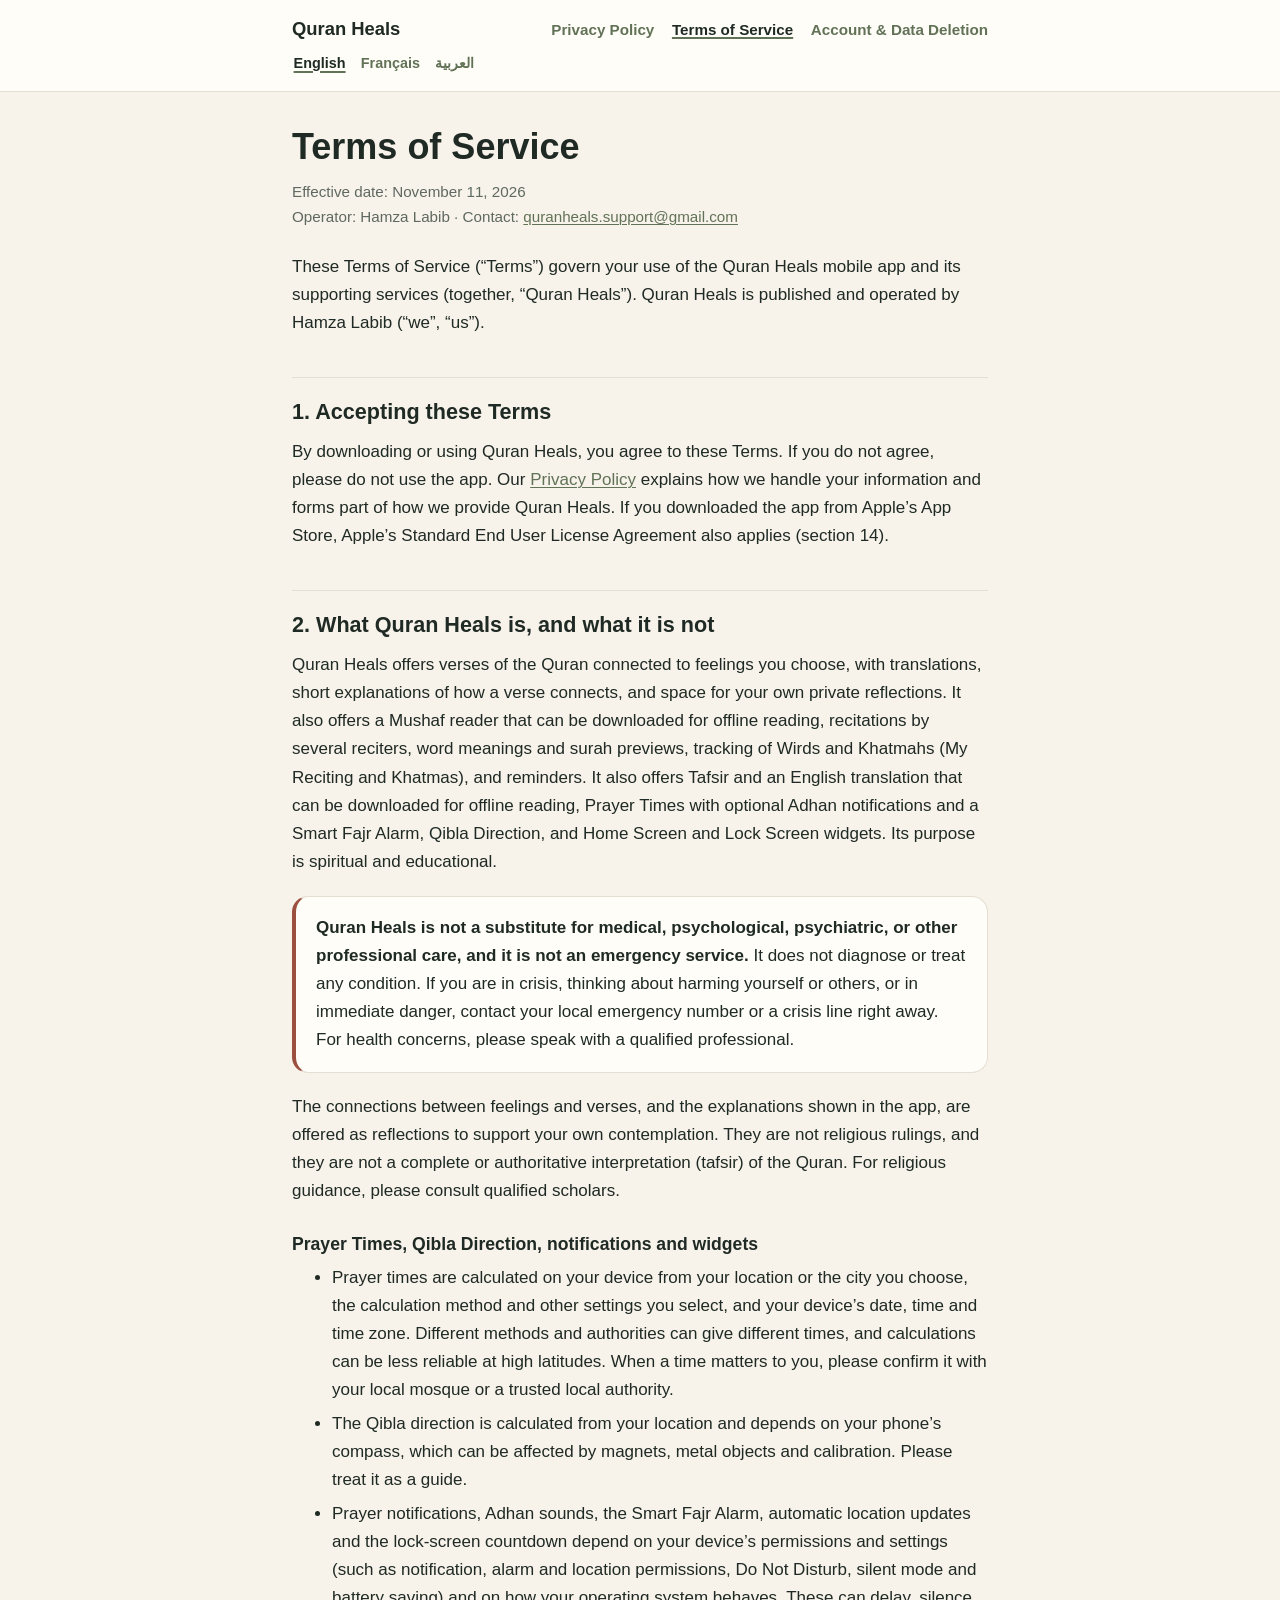
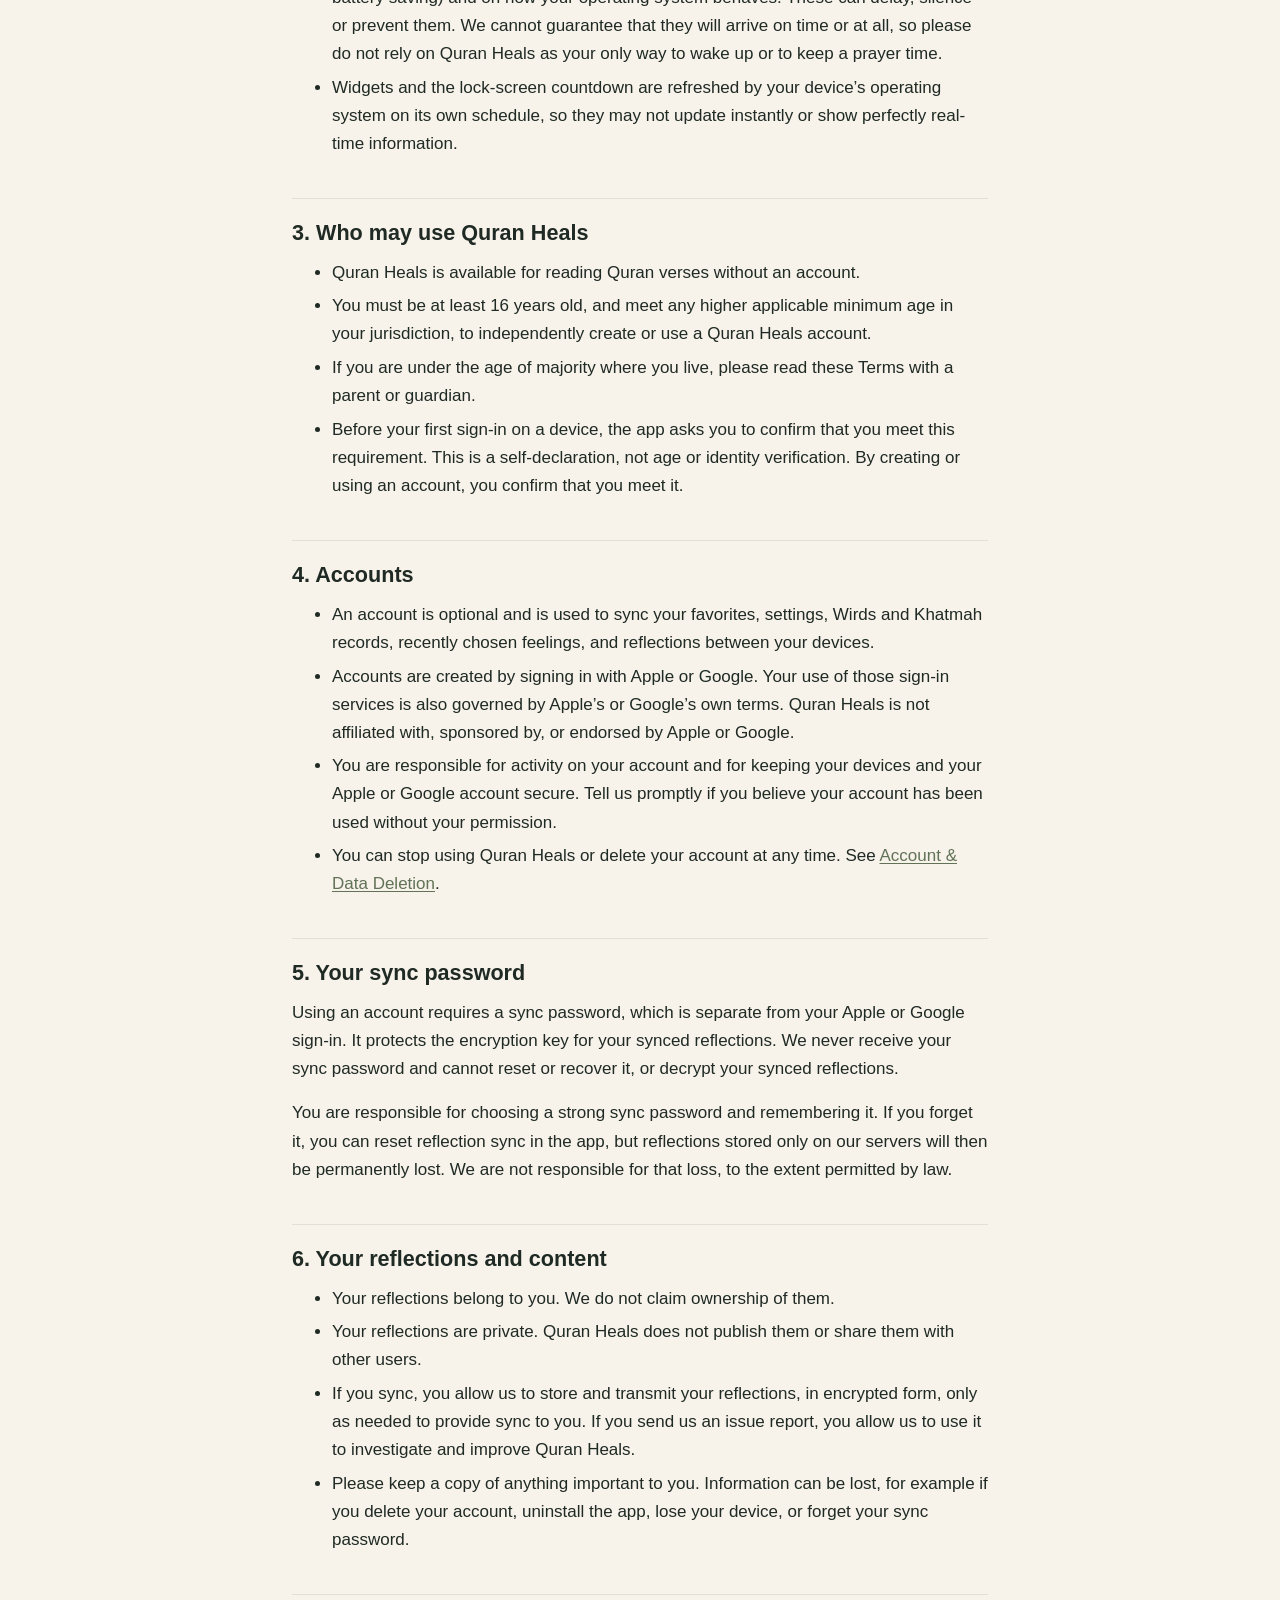
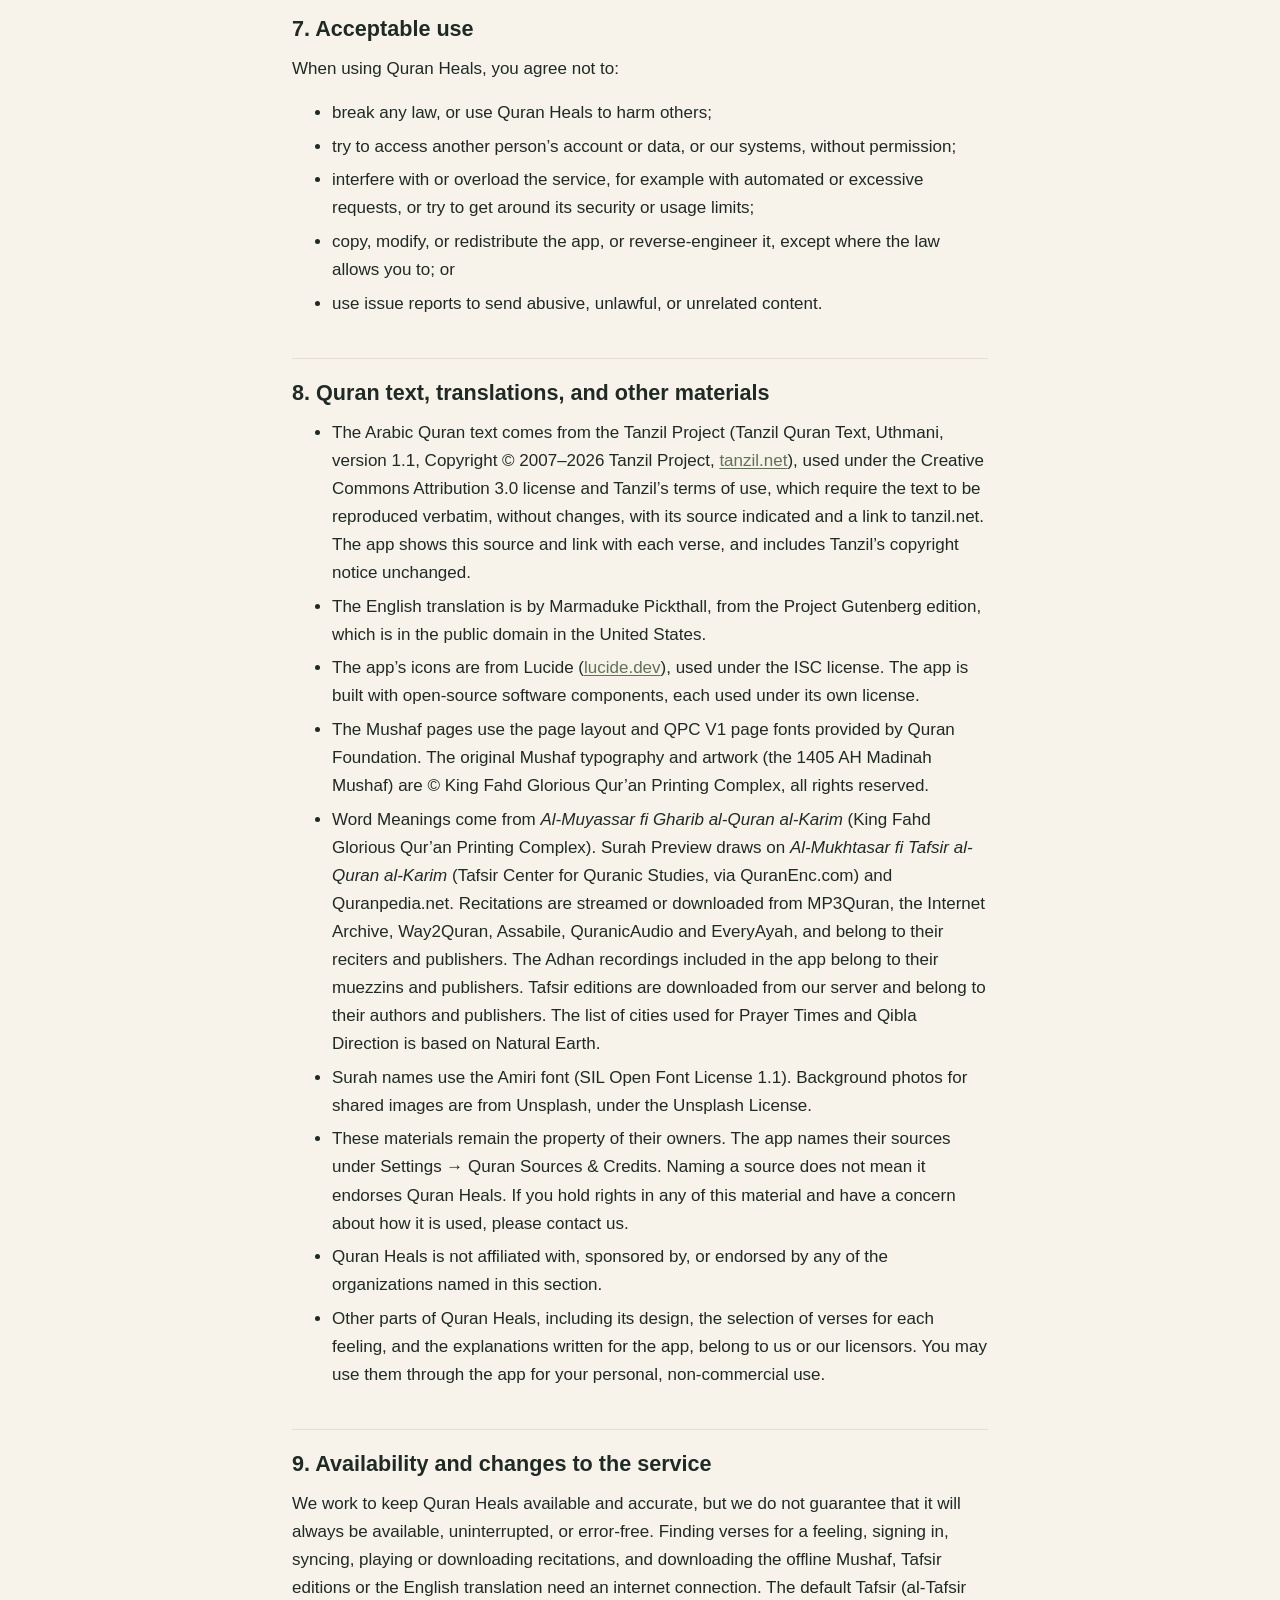
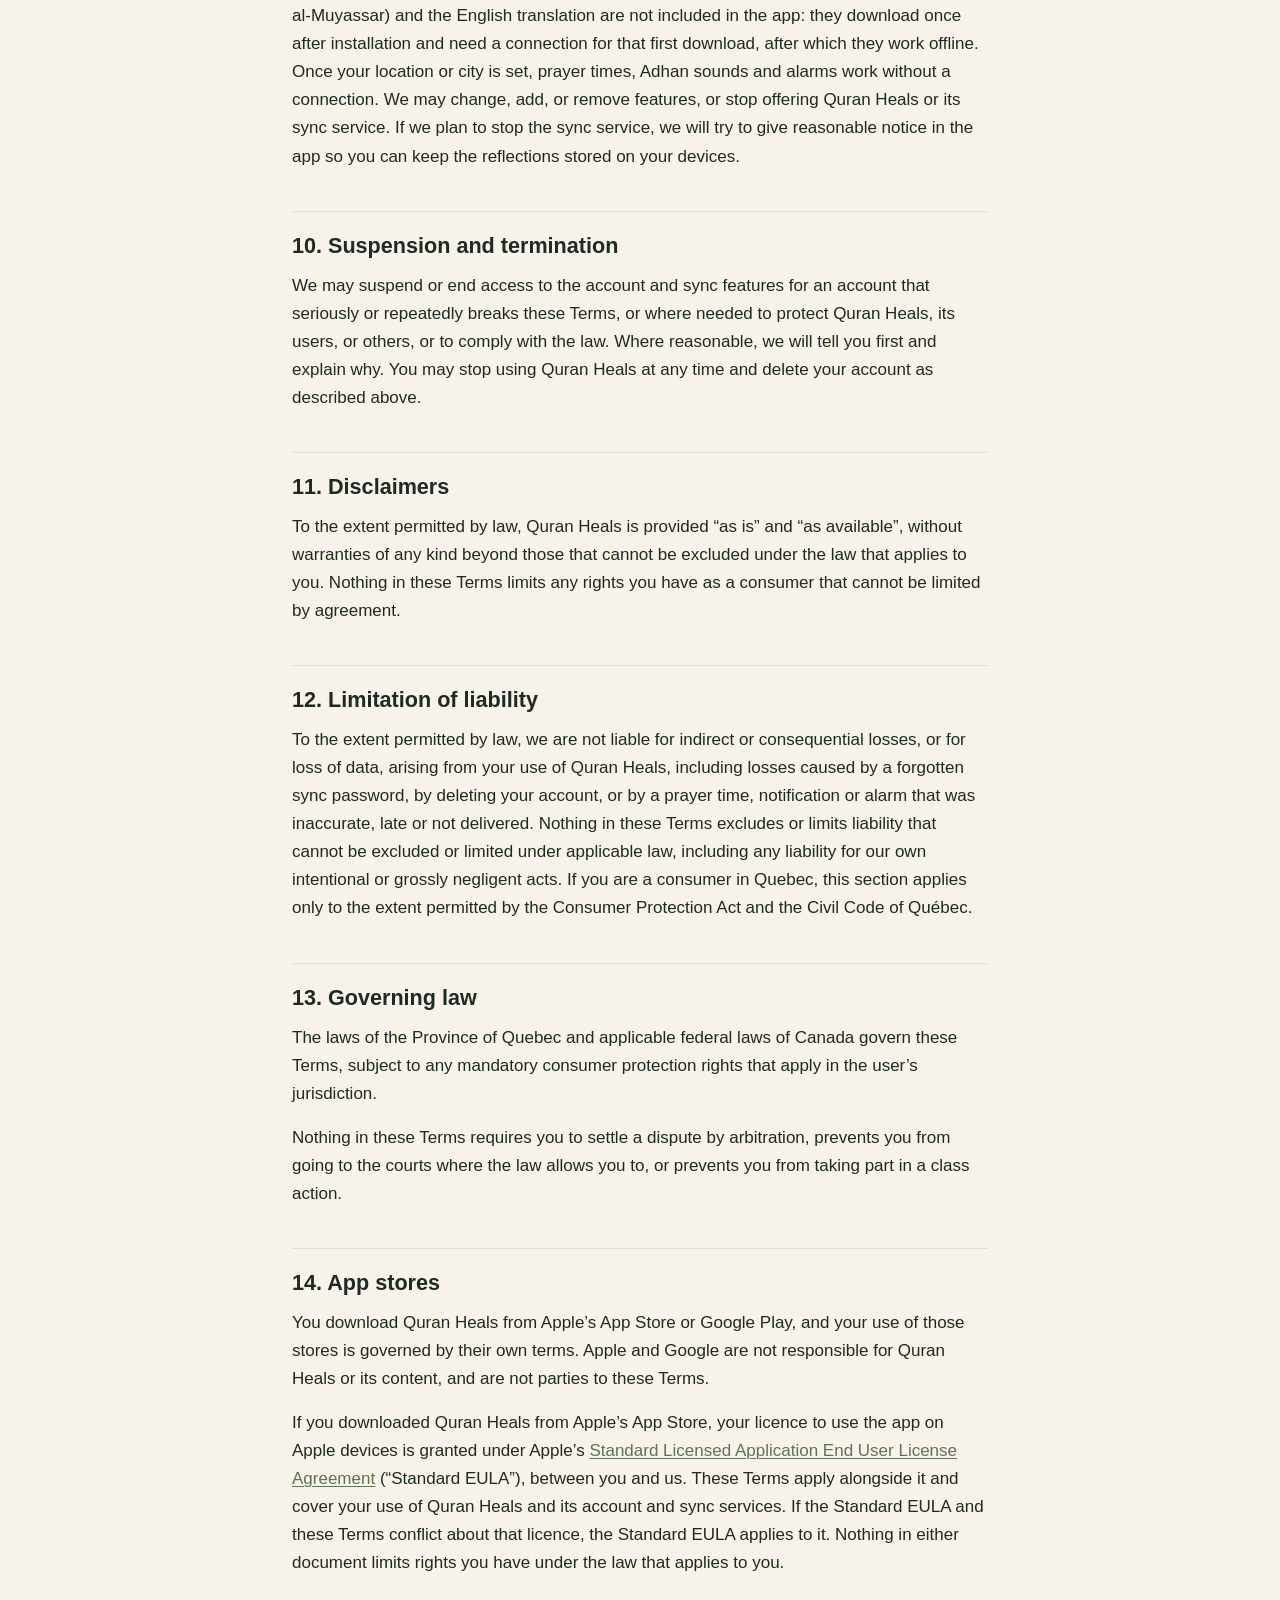
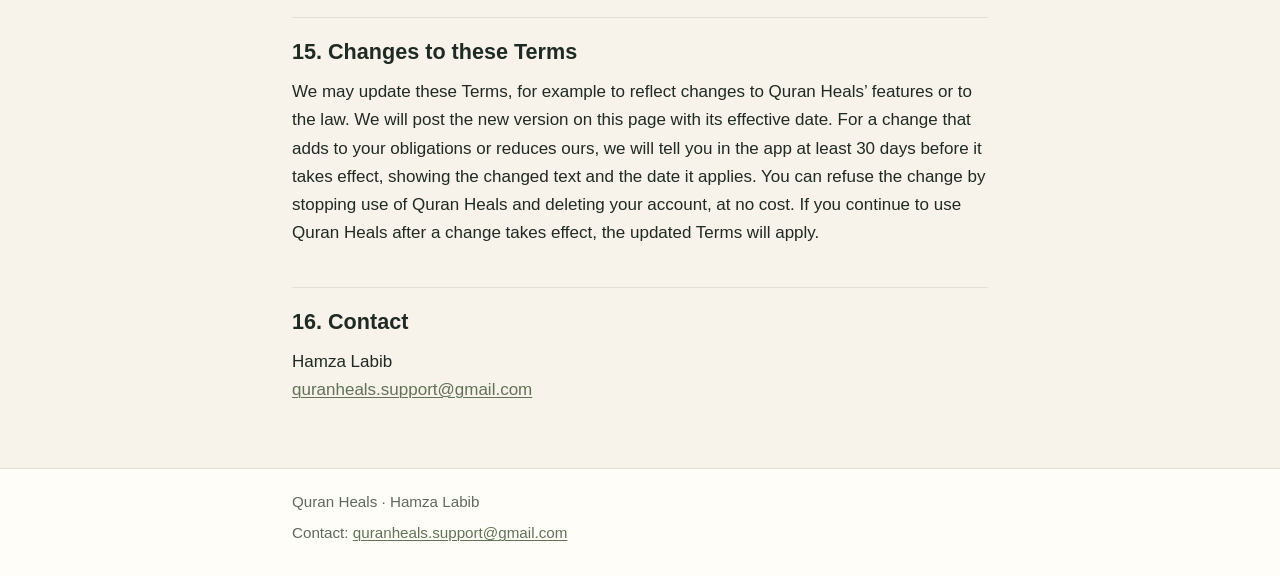
<file: terms/index.html>
<!DOCTYPE html>
<html lang="en" dir="ltr">
<head>
  <meta charset="utf-8">
  <meta name="viewport" content="width=device-width, initial-scale=1">
  <title>Terms of Service — Quran Heals</title>
  <meta name="description" content="The terms for using the Quran Heals app and its optional account and sync features.">
  <link rel="stylesheet" href="../styles.css">
  <link rel="alternate" hreflang="en" href="https://quranheals.github.io/legal/terms/">
  <link rel="alternate" hreflang="fr-CA" href="https://quranheals.github.io/legal/fr/terms/">
  <link rel="alternate" hreflang="ar" href="https://quranheals.github.io/legal/ar/terms/">
  <link rel="alternate" hreflang="x-default" href="https://quranheals.github.io/legal/terms/">
</head>
<body>
  <a class="skip-link" href="#main">Skip to content</a>
  <header class="site-header">
    <div class="inner">
      <a class="brand" href="../">Quran Heals</a>
      <nav class="site-nav" aria-label="Legal documents">
        <ul>
          <li><a href="../privacy/">Privacy Policy</a></li>
          <li><a href="../terms/" aria-current="page">Terms of Service</a></li>
          <li><a href="../delete-account/">Account &amp; Data Deletion</a></li>
        </ul>
      </nav>
      <nav class="lang-switch" aria-label="Language">
        <ul>
          <li><a href="../terms/" lang="en" hreflang="en" aria-current="true">English</a></li>
          <li><a href="../fr/terms/" lang="fr-CA" hreflang="fr-CA">Français</a></li>
          <li><a href="../ar/terms/" lang="ar" hreflang="ar" dir="rtl">العربية</a></li>
        </ul>
      </nav>
    </div>
  </header>

  <main id="main">

    <h1>Terms of Service</h1>
    <p class="meta">
      Effective date: November 11, 2026<br>
      Operator: Hamza Labib · Contact: <a href="mailto:quranheals.support@gmail.com">quranheals.support@gmail.com</a>
    </p>

    <p>These Terms of Service (“Terms”) govern your use of the Quran Heals mobile app and its supporting services (together, “Quran Heals”). Quran Heals is published and operated by Hamza Labib (“we”, “us”).</p>

    <h2 id="acceptance">1. Accepting these Terms</h2>
    <p>By downloading or using Quran Heals, you agree to these Terms. If you do not agree, please do not use the app. Our <a href="../privacy/">Privacy Policy</a> explains how we handle your information and forms part of how we provide Quran Heals. If you downloaded the app from Apple’s App Store, Apple’s Standard End User License Agreement also applies (section 14).</p>

    <h2 id="purpose">2. What Quran Heals is, and what it is not</h2>
    <p>Quran Heals offers verses of the Quran connected to feelings you choose, with translations, short explanations of how a verse connects, and space for your own private reflections. It also offers a Mushaf reader that can be downloaded for offline reading, recitations by several reciters, word meanings and surah previews, tracking of Wirds and Khatmahs (My Reciting and Khatmas), and reminders. It also offers Tafsir and an English translation that can be downloaded for offline reading, Prayer Times with optional Adhan notifications and a Smart Fajr Alarm, Qibla Direction, and Home Screen and Lock Screen widgets. Its purpose is spiritual and educational.</p>
    <div class="card important">
      <p><strong>Quran Heals is not a substitute for medical, psychological, psychiatric, or other professional care, and it is not an emergency service.</strong> It does not diagnose or treat any condition. If you are in crisis, thinking about harming yourself or others, or in immediate danger, contact your local emergency number or a crisis line right away. For health concerns, please speak with a qualified professional.</p>
    </div>
    <p>The connections between feelings and verses, and the explanations shown in the app, are offered as reflections to support your own contemplation. They are not religious rulings, and they are not a complete or authoritative interpretation (tafsir) of the Quran. For religious guidance, please consult qualified scholars.</p>

    <h3 id="prayer">Prayer Times, Qibla Direction, notifications and widgets</h3>
    <ul>
      <li>Prayer times are calculated on your device from your location or the city you choose, the calculation method and other settings you select, and your device’s date, time and time zone. Different methods and authorities can give different times, and calculations can be less reliable at high latitudes. When a time matters to you, please confirm it with your local mosque or a trusted local authority.</li>
      <li>The Qibla direction is calculated from your location and depends on your phone’s compass, which can be affected by magnets, metal objects and calibration. Please treat it as a guide.</li>
      <li>Prayer notifications, Adhan sounds, the Smart Fajr Alarm, automatic location updates and the lock-screen countdown depend on your device’s permissions and settings (such as notification, alarm and location permissions, Do Not Disturb, silent mode and battery saving) and on how your operating system behaves. These can delay, silence or prevent them. We cannot guarantee that they will arrive on time or at all, so please do not rely on Quran Heals as your only way to wake up or to keep a prayer time.</li>
      <li>Widgets and the lock-screen countdown are refreshed by your device’s operating system on its own schedule, so they may not update instantly or show perfectly real-time information.</li>
    </ul>

    <h2 id="eligibility">3. Who may use Quran Heals</h2>
    <ul>
      <li>Quran Heals is available for reading Quran verses without an account.</li>
      <li>You must be at least 16 years old, and meet any higher applicable minimum age in your jurisdiction, to independently create or use a Quran Heals account.</li>
      <li>If you are under the age of majority where you live, please read these Terms with a parent or guardian.</li>
      <li>Before your first sign-in on a device, the app asks you to confirm that you meet this requirement. This is a self-declaration, not age or identity verification. By creating or using an account, you confirm that you meet it.</li>
    </ul>

    <h2 id="accounts">4. Accounts</h2>
    <ul>
      <li>An account is optional and is used to sync your favorites, settings, Wirds and Khatmah records, recently chosen feelings, and reflections between your devices.</li>
      <li>Accounts are created by signing in with Apple or Google. Your use of those sign-in services is also governed by Apple’s or Google’s own terms. Quran Heals is not affiliated with, sponsored by, or endorsed by Apple or Google.</li>
      <li>You are responsible for activity on your account and for keeping your devices and your Apple or Google account secure. Tell us promptly if you believe your account has been used without your permission.</li>
      <li>You can stop using Quran Heals or delete your account at any time. See <a href="../delete-account/">Account &amp; Data Deletion</a>.</li>
    </ul>

    <h2 id="sync-password">5. Your sync password</h2>
    <p>Using an account requires a sync password, which is separate from your Apple or Google sign-in. It protects the encryption key for your synced reflections. We never receive your sync password and cannot reset or recover it, or decrypt your synced reflections.</p>
    <p>You are responsible for choosing a strong sync password and remembering it. If you forget it, you can reset reflection sync in the app, but reflections stored only on our servers will then be permanently lost. We are not responsible for that loss, to the extent permitted by law.</p>

    <h2 id="content">6. Your reflections and content</h2>
    <ul>
      <li>Your reflections belong to you. We do not claim ownership of them.</li>
      <li>Your reflections are private. Quran Heals does not publish them or share them with other users.</li>
      <li>If you sync, you allow us to store and transmit your reflections, in encrypted form, only as needed to provide sync to you. If you send us an issue report, you allow us to use it to investigate and improve Quran Heals.</li>
      <li>Please keep a copy of anything important to you. Information can be lost, for example if you delete your account, uninstall the app, lose your device, or forget your sync password.</li>
    </ul>

    <h2 id="use">7. Acceptable use</h2>
    <p>When using Quran Heals, you agree not to:</p>
    <ul>
      <li>break any law, or use Quran Heals to harm others;</li>
      <li>try to access another person’s account or data, or our systems, without permission;</li>
      <li>interfere with or overload the service, for example with automated or excessive requests, or try to get around its security or usage limits;</li>
      <li>copy, modify, or redistribute the app, or reverse-engineer it, except where the law allows you to; or</li>
      <li>use issue reports to send abusive, unlawful, or unrelated content.</li>
    </ul>

    <h2 id="materials">8. Quran text, translations, and other materials</h2>
    <ul>
      <li>The Arabic Quran text comes from the Tanzil Project (Tanzil Quran Text, Uthmani, version 1.1, Copyright © 2007–2026 Tanzil Project, <a href="https://tanzil.net">tanzil.net</a>), used under the Creative Commons Attribution 3.0 license and Tanzil’s terms of use, which require the text to be reproduced verbatim, without changes, with its source indicated and a link to tanzil.net. The app shows this source and link with each verse, and includes Tanzil’s copyright notice unchanged.</li>
      <li>The English translation is by Marmaduke Pickthall, from the Project Gutenberg edition, which is in the public domain in the United States.</li>
      <li>The app’s icons are from Lucide (<a href="https://lucide.dev">lucide.dev</a>), used under the ISC license. The app is built with open-source software components, each used under its own license.</li>
      <li>The Mushaf pages use the page layout and QPC V1 page fonts provided by Quran Foundation. The original Mushaf typography and artwork (the 1405 AH Madinah Mushaf) are © King Fahd Glorious Qur’an Printing Complex, all rights reserved.</li>
      <li>Word Meanings come from <em>Al-Muyassar fi Gharib al-Quran al-Karim</em> (King Fahd Glorious Qur’an Printing Complex). Surah Preview draws on <em>Al-Mukhtasar fi Tafsir al-Quran al-Karim</em> (Tafsir Center for Quranic Studies, via QuranEnc.com) and Quranpedia.net. Recitations are streamed or downloaded from MP3Quran, the Internet Archive, Way2Quran, Assabile, QuranicAudio and EveryAyah, and belong to their reciters and publishers. The Adhan recordings included in the app belong to their muezzins and publishers. Tafsir editions are downloaded from our server and belong to their authors and publishers. The list of cities used for Prayer Times and Qibla Direction is based on Natural Earth.</li>
      <li>Surah names use the Amiri font (SIL Open Font License 1.1). Background photos for shared images are from Unsplash, under the Unsplash License.</li>
      <li>These materials remain the property of their owners. The app names their sources under Settings → Quran Sources &amp; Credits. Naming a source does not mean it endorses Quran Heals. If you hold rights in any of this material and have a concern about how it is used, please contact us.</li>
      <li>Quran Heals is not affiliated with, sponsored by, or endorsed by any of the organizations named in this section.</li>
      <li>Other parts of Quran Heals, including its design, the selection of verses for each feeling, and the explanations written for the app, belong to us or our licensors. You may use them through the app for your personal, non-commercial use.</li>
    </ul>

    <h2 id="availability">9. Availability and changes to the service</h2>
    <p>We work to keep Quran Heals available and accurate, but we do not guarantee that it will always be available, uninterrupted, or error-free. Finding verses for a feeling, signing in, syncing, playing or downloading recitations, and downloading the offline Mushaf, Tafsir editions or the English translation need an internet connection. The default Tafsir (al-Tafsir al-Muyassar) and the English translation are not included in the app: they download once after installation and need a connection for that first download, after which they work offline. Once your location or city is set, prayer times, Adhan sounds and alarms work without a connection. We may change, add, or remove features, or stop offering Quran Heals or its sync service. If we plan to stop the sync service, we will try to give reasonable notice in the app so you can keep the reflections stored on your devices.</p>

    <h2 id="termination">10. Suspension and termination</h2>
    <p>We may suspend or end access to the account and sync features for an account that seriously or repeatedly breaks these Terms, or where needed to protect Quran Heals, its users, or others, or to comply with the law. Where reasonable, we will tell you first and explain why. You may stop using Quran Heals at any time and delete your account as described above.</p>

    <h2 id="disclaimers">11. Disclaimers</h2>
    <p>To the extent permitted by law, Quran Heals is provided “as is” and “as available”, without warranties of any kind beyond those that cannot be excluded under the law that applies to you. Nothing in these Terms limits any rights you have as a consumer that cannot be limited by agreement.</p>

    <h2 id="liability">12. Limitation of liability</h2>
    <p>To the extent permitted by law, we are not liable for indirect or consequential losses, or for loss of data, arising from your use of Quran Heals, including losses caused by a forgotten sync password, by deleting your account, or by a prayer time, notification or alarm that was inaccurate, late or not delivered. Nothing in these Terms excludes or limits liability that cannot be excluded or limited under applicable law, including any liability for our own intentional or grossly negligent acts. If you are a consumer in Quebec, this section applies only to the extent permitted by the Consumer Protection Act and the Civil Code of Québec.</p>

    <h2 id="law">13. Governing law</h2>
    <p>The laws of the Province of Quebec and applicable federal laws of Canada govern these Terms, subject to any mandatory consumer protection rights that apply in the user’s jurisdiction.</p>
    <p>Nothing in these Terms requires you to settle a dispute by arbitration, prevents you from going to the courts where the law allows you to, or prevents you from taking part in a class action.</p>

    <h2 id="stores">14. App stores</h2>
    <p>You download Quran Heals from Apple’s App Store or Google Play, and your use of those stores is governed by their own terms. Apple and Google are not responsible for Quran Heals or its content, and are not parties to these Terms.</p>
    <p>If you downloaded Quran Heals from Apple’s App Store, your licence to use the app on Apple devices is granted under Apple’s <a href="https://www.apple.com/legal/internet-services/itunes/dev/stdeula/">Standard Licensed Application End User License Agreement</a> (“Standard EULA”), between you and us. These Terms apply alongside it and cover your use of Quran Heals and its account and sync services. If the Standard EULA and these Terms conflict about that licence, the Standard EULA applies to it. Nothing in either document limits rights you have under the law that applies to you.</p>

    <h2 id="changes">15. Changes to these Terms</h2>
    <p>We may update these Terms, for example to reflect changes to Quran Heals’ features or to the law. We will post the new version on this page with its effective date. For a change that adds to your obligations or reduces ours, we will tell you in the app at least 30 days before it takes effect, showing the changed text and the date it applies. You can refuse the change by stopping use of Quran Heals and deleting your account, at no cost. If you continue to use Quran Heals after a change takes effect, the updated Terms will apply.</p>

    <h2 id="contact">16. Contact</h2>
    <p>Hamza Labib<br><a href="mailto:quranheals.support@gmail.com">quranheals.support@gmail.com</a></p>
  </main>

  <footer class="site-footer">
    <div class="inner">
      <p>Quran Heals · Hamza Labib</p>
      <p>Contact: <a href="mailto:quranheals.support@gmail.com">quranheals.support@gmail.com</a></p>
    </div>
  </footer>
</body>
</html>
</file>
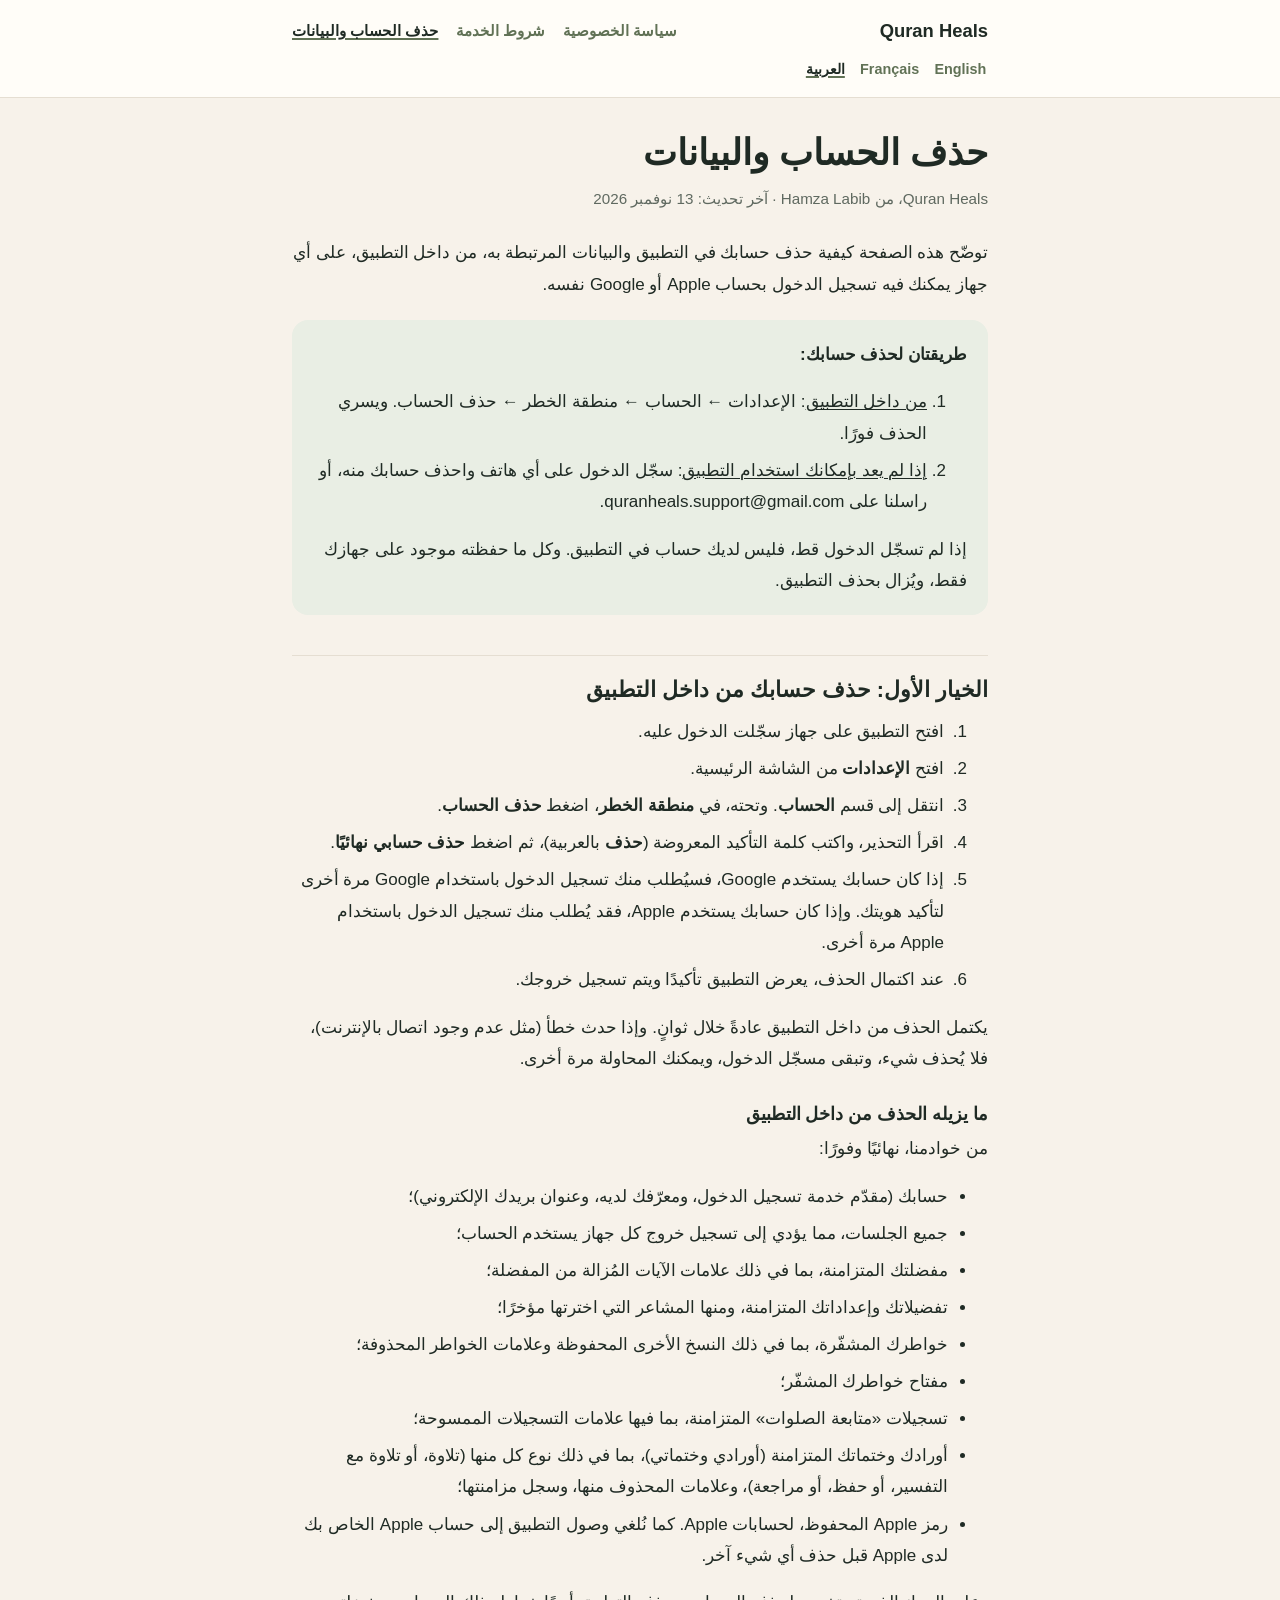
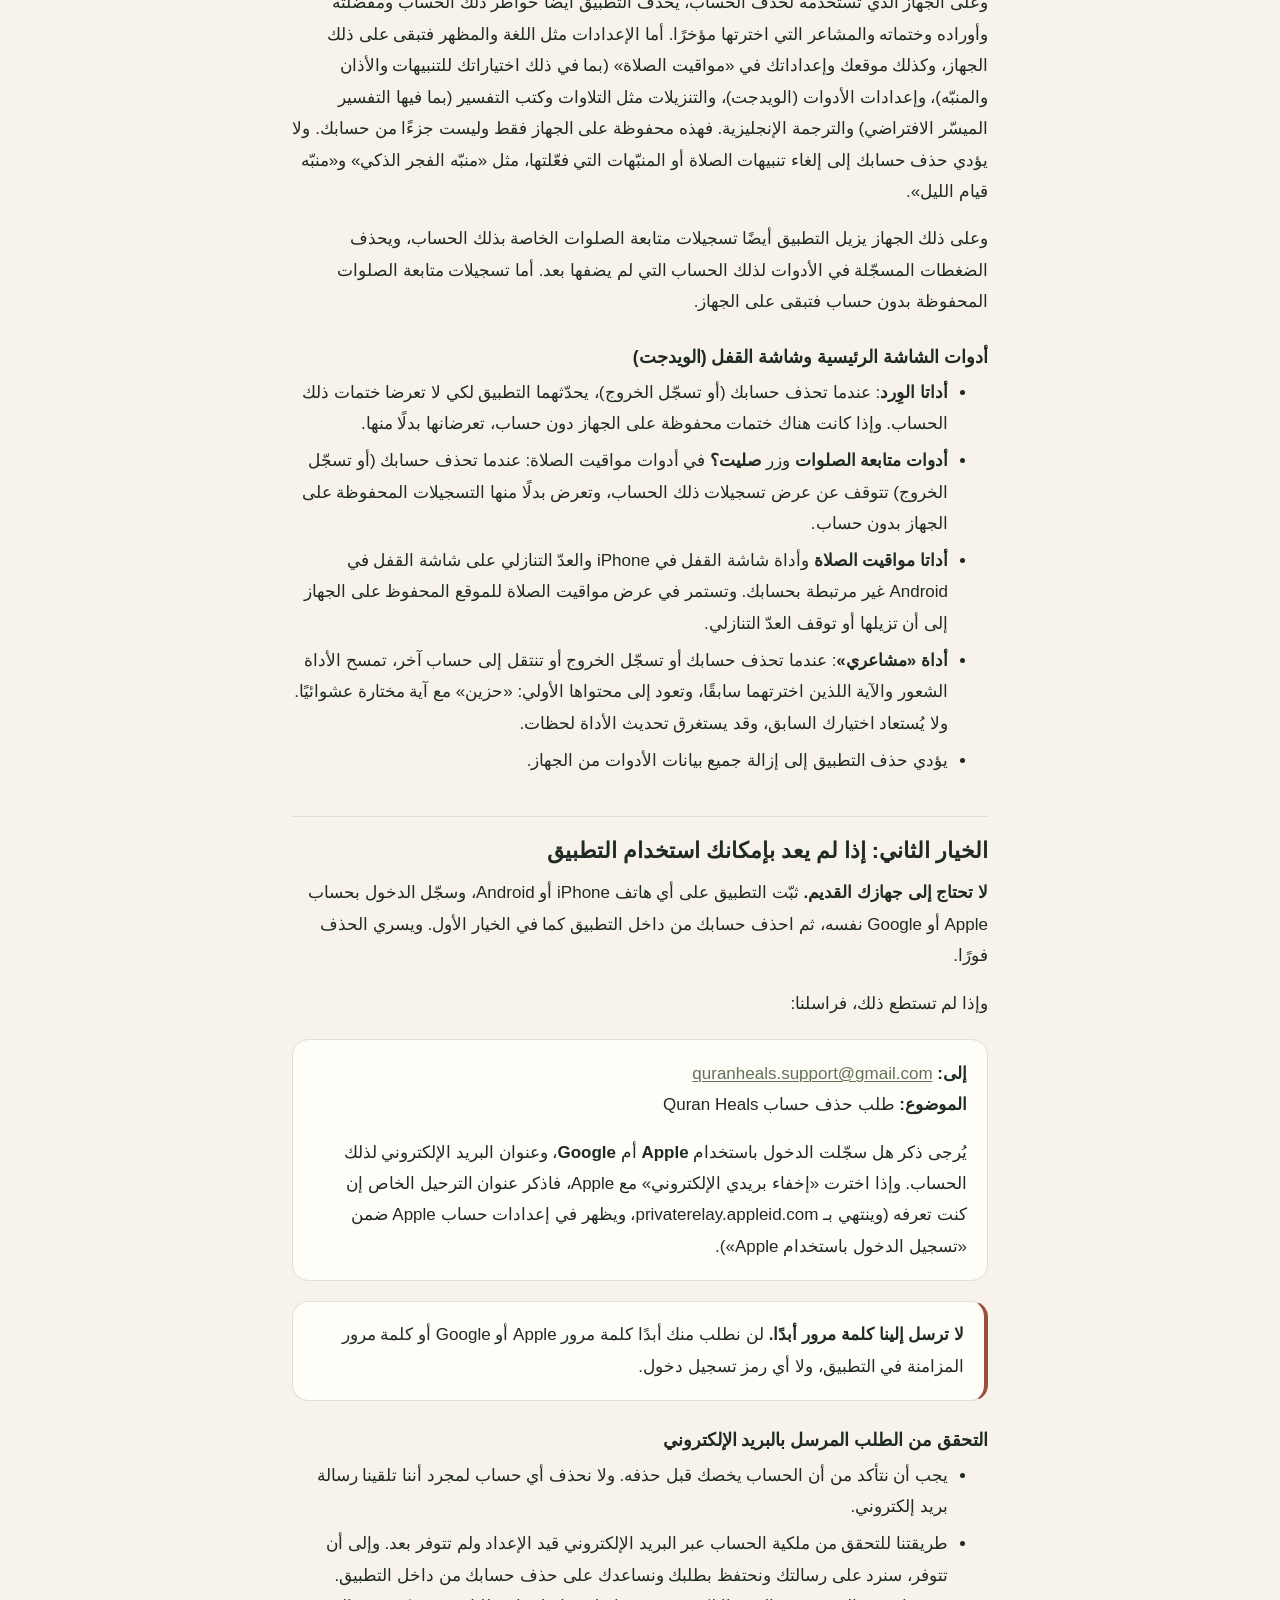
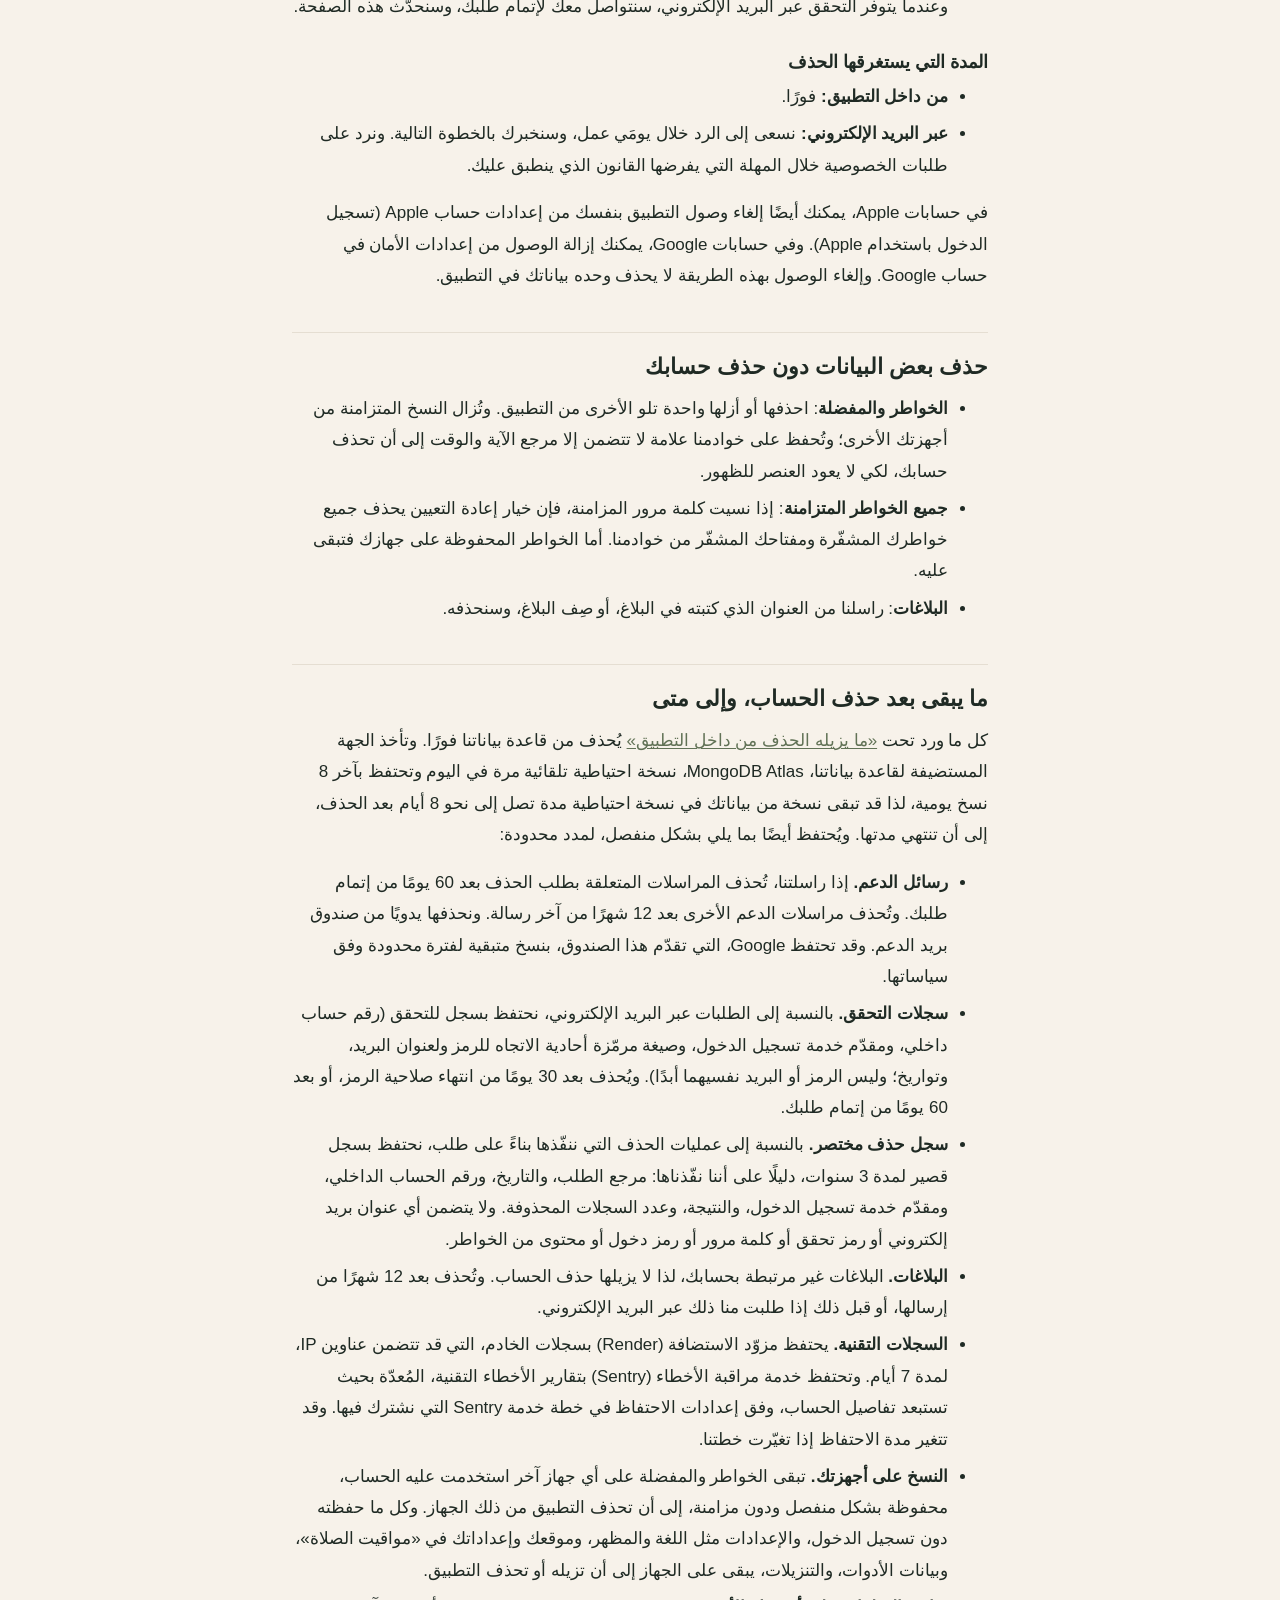
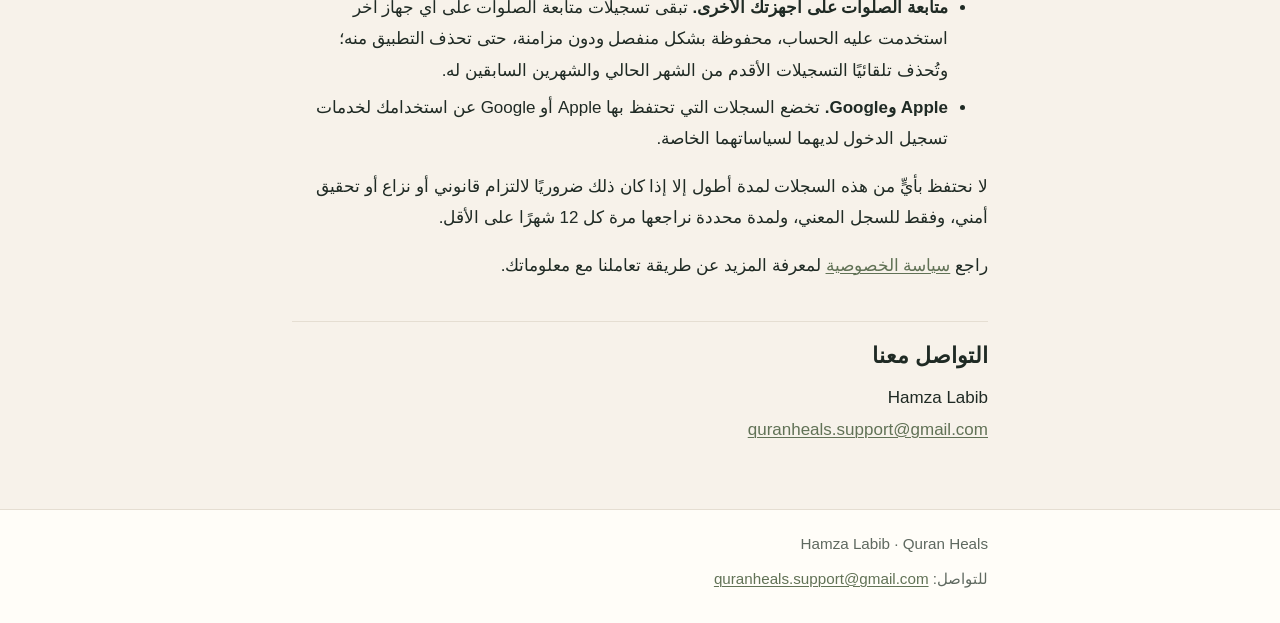
<file: ar/delete-account/index.html>
<!DOCTYPE html>
<html lang="ar" dir="rtl">
<head>
  <meta charset="utf-8">
  <meta name="viewport" content="width=device-width, initial-scale=1">
  <title>حذف الحساب والبيانات — Quran Heals</title>
  <meta name="description" content="كيفية حذف حسابك وبياناتك في Quran Heals، من داخل التطبيق أو عبر البريد الإلكتروني.">
  <link rel="stylesheet" href="../../styles.css">
  <link rel="alternate" hreflang="en" href="https://quranheals.github.io/legal/delete-account/">
  <link rel="alternate" hreflang="fr-CA" href="https://quranheals.github.io/legal/fr/delete-account/">
  <link rel="alternate" hreflang="ar" href="https://quranheals.github.io/legal/ar/delete-account/">
  <link rel="alternate" hreflang="x-default" href="https://quranheals.github.io/legal/delete-account/">
</head>
<body>
  <a class="skip-link" href="#main">انتقل إلى المحتوى</a>
  <header class="site-header">
    <div class="inner">
      <a class="brand" href="../" dir="ltr">Quran Heals</a>
      <nav class="site-nav" aria-label="الوثائق القانونية">
        <ul>
          <li><a href="../privacy/">سياسة الخصوصية</a></li>
          <li><a href="../terms/">شروط الخدمة</a></li>
          <li><a href="../delete-account/" aria-current="page">حذف الحساب والبيانات</a></li>
        </ul>
      </nav>
      <nav class="lang-switch" aria-label="اللغة">
        <ul>
          <li><a href="../../delete-account/" lang="en" hreflang="en" dir="ltr">English</a></li>
          <li><a href="../../fr/delete-account/" lang="fr-CA" hreflang="fr-CA" dir="ltr">Français</a></li>
          <li><a href="../delete-account/" lang="ar" hreflang="ar" aria-current="true">العربية</a></li>
        </ul>
      </nav>
    </div>
  </header>

  <main id="main">

    <h1>حذف الحساب والبيانات</h1>
    <p class="meta">
      <span class="ltr">Quran Heals</span>، من <span class="ltr">Hamza Labib</span> · آخر تحديث: 13 نوفمبر 2026
    </p>

    <p>توضّح هذه الصفحة كيفية حذف حسابك في التطبيق والبيانات المرتبطة به، من داخل التطبيق، على أي جهاز يمكنك فيه تسجيل الدخول بحساب Apple أو Google نفسه.</p>

    <div class="card summary">
      <p><strong>طريقتان لحذف حسابك:</strong></p>
      <ol>
        <li><a href="#in-app">من داخل التطبيق</a>: الإعدادات ← الحساب ← منطقة الخطر ← حذف الحساب. ويسري الحذف فورًا.</li>
        <li><a href="#by-email">إذا لم يعد بإمكانك استخدام التطبيق</a>: سجّل الدخول على أي هاتف واحذف حسابك منه، أو راسلنا على <span class="ltr">quranheals.support@gmail.com</span>.</li>
      </ol>
      <p>إذا لم تسجّل الدخول قط، فليس لديك حساب في التطبيق. وكل ما حفظته موجود على جهازك فقط، ويُزال بحذف التطبيق.</p>
    </div>

    <h2 id="in-app">الخيار الأول: حذف حسابك من داخل التطبيق</h2>
    <ol class="steps">
      <li>افتح التطبيق على جهاز سجّلت الدخول عليه.</li>
      <li>افتح <strong>الإعدادات</strong> من الشاشة الرئيسية.</li>
      <li>انتقل إلى قسم <strong>الحساب</strong>. وتحته، في <strong>منطقة الخطر</strong>، اضغط <strong>حذف الحساب</strong>.</li>
      <li>اقرأ التحذير، واكتب كلمة التأكيد المعروضة (<strong>حذف</strong> بالعربية)، ثم اضغط <strong>حذف حسابي نهائيًا</strong>.</li>
      <li>إذا كان حسابك يستخدم Google، فسيُطلب منك تسجيل الدخول باستخدام Google مرة أخرى لتأكيد هويتك. وإذا كان حسابك يستخدم Apple، فقد يُطلب منك تسجيل الدخول باستخدام Apple مرة أخرى.</li>
      <li>عند اكتمال الحذف، يعرض التطبيق تأكيدًا ويتم تسجيل خروجك.</li>
    </ol>
    <p>يكتمل الحذف من داخل التطبيق عادةً خلال ثوانٍ. وإذا حدث خطأ (مثل عدم وجود اتصال بالإنترنت)، فلا يُحذف شيء، وتبقى مسجّل الدخول، ويمكنك المحاولة مرة أخرى.</p>

    <h3>ما يزيله الحذف من داخل التطبيق</h3>
    <p>من خوادمنا، نهائيًا وفورًا:</p>
    <ul>
      <li>حسابك (مقدّم خدمة تسجيل الدخول، ومعرّفك لديه، وعنوان بريدك الإلكتروني)؛</li>
      <li>جميع الجلسات، مما يؤدي إلى تسجيل خروج كل جهاز يستخدم الحساب؛</li>
      <li>مفضلتك المتزامنة، بما في ذلك علامات الآيات المُزالة من المفضلة؛</li>
      <li>تفضيلاتك وإعداداتك المتزامنة، ومنها المشاعر التي اخترتها مؤخرًا؛</li>
      <li>خواطرك المشفّرة، بما في ذلك النسخ الأخرى المحفوظة وعلامات الخواطر المحذوفة؛</li>
      <li>مفتاح خواطرك المشفّر؛</li>
      <li>تسجيلات «متابعة الصلوات» المتزامنة، بما فيها علامات التسجيلات الممسوحة؛</li>
      <li>أورادك وختماتك المتزامنة (أورادي وختماتي)، بما في ذلك نوع كل منها (تلاوة، أو تلاوة مع التفسير، أو حفظ، أو مراجعة)، وعلامات المحذوف منها، وسجل مزامنتها؛</li>
      <li>رمز Apple المحفوظ، لحسابات Apple. كما نُلغي وصول التطبيق إلى حساب Apple الخاص بك لدى Apple قبل حذف أي شيء آخر.</li>
    </ul>
    <p>وعلى الجهاز الذي تستخدمه لحذف الحساب، يحذف التطبيق أيضًا خواطر ذلك الحساب ومفضلته وأوراده وختماته والمشاعر التي اخترتها مؤخرًا. أما الإعدادات مثل اللغة والمظهر فتبقى على ذلك الجهاز، وكذلك موقعك وإعداداتك في «مواقيت الصلاة» (بما في ذلك اختياراتك للتنبيهات والأذان والمنبّه)، وإعدادات الأدوات (الويدجت)، والتنزيلات مثل التلاوات وكتب التفسير (بما فيها التفسير الميسّر الافتراضي) والترجمة الإنجليزية. فهذه محفوظة على الجهاز فقط وليست جزءًا من حسابك. ولا يؤدي حذف حسابك إلى إلغاء تنبيهات الصلاة أو المنبّهات التي فعّلتها، مثل «منبّه الفجر الذكي» و«منبّه قيام الليل».</p>
    <p>وعلى ذلك الجهاز يزيل التطبيق أيضًا تسجيلات متابعة الصلوات الخاصة بذلك الحساب، ويحذف الضغطات المسجّلة في الأدوات لذلك الحساب التي لم يضفها بعد. أما تسجيلات متابعة الصلوات المحفوظة بدون حساب فتبقى على الجهاز.</p>

    <h3 id="widgets">أدوات الشاشة الرئيسية وشاشة القفل (الويدجت)</h3>
    <ul>
      <li><strong>أداتا الوِرد</strong>: عندما تحذف حسابك (أو تسجّل الخروج)، يحدّثهما التطبيق لكي لا تعرضا ختمات ذلك الحساب. وإذا كانت هناك ختمات محفوظة على الجهاز دون حساب، تعرضانها بدلًا منها.</li>
      <li><strong>أدوات متابعة الصلوات</strong> وزر <strong>صليت؟</strong> في أدوات مواقيت الصلاة: عندما تحذف حسابك (أو تسجّل الخروج) تتوقف عن عرض تسجيلات ذلك الحساب، وتعرض بدلًا منها التسجيلات المحفوظة على الجهاز بدون حساب.</li>
      <li><strong>أداتا مواقيت الصلاة</strong> وأداة شاشة القفل في <span class="ltr">iPhone</span> والعدّ التنازلي على شاشة القفل في <span class="ltr">Android</span> غير مرتبطة بحسابك. وتستمر في عرض مواقيت الصلاة للموقع المحفوظ على الجهاز إلى أن تزيلها أو توقف العدّ التنازلي.</li>
      <li><strong>أداة «مشاعري»</strong>: عندما تحذف حسابك أو تسجّل الخروج أو تنتقل إلى حساب آخر، تمسح الأداة الشعور والآية اللذين اخترتهما سابقًا، وتعود إلى محتواها الأولي: «حزين» مع آية مختارة عشوائيًا. ولا يُستعاد اختيارك السابق، وقد يستغرق تحديث الأداة لحظات.</li>
      <li>يؤدي حذف التطبيق إلى إزالة جميع بيانات الأدوات من الجهاز.</li>
    </ul>

    <h2 id="by-email">الخيار الثاني: إذا لم يعد بإمكانك استخدام التطبيق</h2>
    <p><strong>لا تحتاج إلى جهازك القديم.</strong> ثبّت التطبيق على أي هاتف <span class="ltr">iPhone</span> أو <span class="ltr">Android</span>، وسجّل الدخول بحساب Apple أو Google نفسه، ثم احذف حسابك من داخل التطبيق كما في الخيار الأول. ويسري الحذف فورًا.</p>
    <p>وإذا لم تستطع ذلك، فراسلنا:</p>
    <div class="card">
      <p><strong>إلى:</strong> <a href="mailto:quranheals.support@gmail.com?subject=%D8%B7%D9%84%D8%A8%20%D8%AD%D8%B0%D9%81%20%D8%AD%D8%B3%D8%A7%D8%A8%20Quran%20Heals" class="ltr">quranheals.support@gmail.com</a><br>
      <strong>الموضوع:</strong> طلب حذف حساب <span class="ltr">Quran Heals</span></p>
      <p>يُرجى ذكر هل سجّلت الدخول باستخدام <strong>Apple</strong> أم <strong>Google</strong>، وعنوان البريد الإلكتروني لذلك الحساب. وإذا اخترت «إخفاء بريدي الإلكتروني» مع Apple، فاذكر عنوان الترحيل الخاص إن كنت تعرفه (وينتهي بـ <span class="ltr">privaterelay.appleid.com</span>، ويظهر في إعدادات حساب Apple ضمن «تسجيل الدخول باستخدام Apple»).</p>
    </div>
    <div class="card important">
      <p><strong>لا ترسل إلينا كلمة مرور أبدًا.</strong> لن نطلب منك أبدًا كلمة مرور Apple أو Google أو كلمة مرور المزامنة في التطبيق، ولا أي رمز تسجيل دخول.</p>
    </div>

    <h3 id="verification">التحقق من الطلب المرسل بالبريد الإلكتروني</h3>
    <ul>
      <li>يجب أن نتأكد من أن الحساب يخصك قبل حذفه. ولا نحذف أي حساب لمجرد أننا تلقينا رسالة بريد إلكتروني.</li>
      <li>طريقتنا للتحقق من ملكية الحساب عبر البريد الإلكتروني قيد الإعداد ولم تتوفر بعد. وإلى أن تتوفر، سنرد على رسالتك ونحتفظ بطلبك ونساعدك على حذف حسابك من داخل التطبيق. وعندما يتوفر التحقق عبر البريد الإلكتروني، سنتواصل معك لإتمام طلبك، وسنحدّث هذه الصفحة.</li>
    </ul>

    <h3 id="timing">المدة التي يستغرقها الحذف</h3>
    <ul>
      <li><strong>من داخل التطبيق:</strong> فورًا.</li>
      <li><strong>عبر البريد الإلكتروني:</strong> نسعى إلى الرد خلال يومَي عمل، وسنخبرك بالخطوة التالية. ونرد على طلبات الخصوصية خلال المهلة التي يفرضها القانون الذي ينطبق عليك.</li>
    </ul>
    <p>في حسابات Apple، يمكنك أيضًا إلغاء وصول التطبيق بنفسك من إعدادات حساب Apple (تسجيل الدخول باستخدام Apple). وفي حسابات Google، يمكنك إزالة الوصول من إعدادات الأمان في حساب Google. وإلغاء الوصول بهذه الطريقة لا يحذف وحده بياناتك في التطبيق.</p>

    <h2 id="partial">حذف بعض البيانات دون حذف حسابك</h2>
    <ul>
      <li><strong>الخواطر والمفضلة</strong>: احذفها أو أزلها واحدة تلو الأخرى من التطبيق. وتُزال النسخ المتزامنة من أجهزتك الأخرى؛ وتُحفظ على خوادمنا علامة لا تتضمن إلا مرجع الآية والوقت إلى أن تحذف حسابك، لكي لا يعود العنصر للظهور.</li>
      <li><strong>جميع الخواطر المتزامنة</strong>: إذا نسيت كلمة مرور المزامنة، فإن خيار إعادة التعيين يحذف جميع خواطرك المشفّرة ومفتاحك المشفّر من خوادمنا. أما الخواطر المحفوظة على جهازك فتبقى عليه.</li>
      <li><strong>البلاغات</strong>: راسلنا من العنوان الذي كتبته في البلاغ، أو صِف البلاغ، وسنحذفه.</li>
    </ul>

    <h2 id="retained">ما يبقى بعد حذف الحساب، وإلى متى</h2>
    <p>كل ما ورد تحت <a href="#in-app">«ما يزيله الحذف من داخل التطبيق»</a> يُحذف من قاعدة بياناتنا فورًا. وتأخذ الجهة المستضيفة لقاعدة بياناتنا، <span class="ltr">MongoDB Atlas</span>، نسخة احتياطية تلقائية مرة في اليوم وتحتفظ بآخر 8 نسخ يومية، لذا قد تبقى نسخة من بياناتك في نسخة احتياطية مدة تصل إلى نحو 8 أيام بعد الحذف، إلى أن تنتهي مدتها. ويُحتفظ أيضًا بما يلي بشكل منفصل، لمدد محدودة:</p>
    <ul>
      <li><strong>رسائل الدعم.</strong> إذا راسلتنا، تُحذف المراسلات المتعلقة بطلب الحذف بعد 60 يومًا من إتمام طلبك. وتُحذف مراسلات الدعم الأخرى بعد 12 شهرًا من آخر رسالة. ونحذفها يدويًا من صندوق بريد الدعم. وقد تحتفظ Google، التي تقدّم هذا الصندوق، بنسخ متبقية لفترة محدودة وفق سياساتها.</li>
      <li><strong>سجلات التحقق.</strong> بالنسبة إلى الطلبات عبر البريد الإلكتروني، نحتفظ بسجل للتحقق (رقم حساب داخلي، ومقدّم خدمة تسجيل الدخول، وصيغة مرمّزة أحادية الاتجاه للرمز ولعنوان البريد، وتواريخ؛ وليس الرمز أو البريد نفسيهما أبدًا). ويُحذف بعد 30 يومًا من انتهاء صلاحية الرمز، أو بعد 60 يومًا من إتمام طلبك.</li>
      <li><strong>سجل حذف مختصر.</strong> بالنسبة إلى عمليات الحذف التي ننفّذها بناءً على طلب، نحتفظ بسجل قصير لمدة 3 سنوات، دليلًا على أننا نفّذناها: مرجع الطلب، والتاريخ، ورقم الحساب الداخلي، ومقدّم خدمة تسجيل الدخول، والنتيجة، وعدد السجلات المحذوفة. ولا يتضمن أي عنوان بريد إلكتروني أو رمز تحقق أو كلمة مرور أو رمز دخول أو محتوى من الخواطر.</li>
      <li><strong>البلاغات.</strong> البلاغات غير مرتبطة بحسابك، لذا لا يزيلها حذف الحساب. وتُحذف بعد 12 شهرًا من إرسالها، أو قبل ذلك إذا طلبت منا ذلك عبر البريد الإلكتروني.</li>
      <li><strong>السجلات التقنية.</strong> يحتفظ مزوّد الاستضافة (Render) بسجلات الخادم، التي قد تتضمن عناوين IP، لمدة 7 أيام. وتحتفظ خدمة مراقبة الأخطاء (Sentry) بتقارير الأخطاء التقنية، المُعدّة بحيث تستبعد تفاصيل الحساب، وفق إعدادات الاحتفاظ في خطة خدمة Sentry التي نشترك فيها. وقد تتغير مدة الاحتفاظ إذا تغيّرت خطتنا.</li>
      <li><strong>النسخ على أجهزتك.</strong> تبقى الخواطر والمفضلة على أي جهاز آخر استخدمت عليه الحساب، محفوظة بشكل منفصل ودون مزامنة، إلى أن تحذف التطبيق من ذلك الجهاز. وكل ما حفظته دون تسجيل الدخول، والإعدادات مثل اللغة والمظهر، وموقعك وإعداداتك في «مواقيت الصلاة»، وبيانات الأدوات، والتنزيلات، يبقى على الجهاز إلى أن تزيله أو تحذف التطبيق.</li>
      <li><strong>متابعة الصلوات على أجهزتك الأخرى.</strong> تبقى تسجيلات متابعة الصلوات على أي جهاز آخر استخدمت عليه الحساب، محفوظة بشكل منفصل ودون مزامنة، حتى تحذف التطبيق منه؛ وتُحذف تلقائيًا التسجيلات الأقدم من الشهر الحالي والشهرين السابقين له.</li>
      <li><strong>Apple وGoogle.</strong> تخضع السجلات التي تحتفظ بها Apple أو Google عن استخدامك لخدمات تسجيل الدخول لديهما لسياساتهما الخاصة.</li>
    </ul>
    <p>لا نحتفظ بأيٍّ من هذه السجلات لمدة أطول إلا إذا كان ذلك ضروريًا لالتزام قانوني أو نزاع أو تحقيق أمني، وفقط للسجل المعني، ولمدة محددة نراجعها مرة كل 12 شهرًا على الأقل.</p>
    <p>راجع <a href="../privacy/">سياسة الخصوصية</a> لمعرفة المزيد عن طريقة تعاملنا مع معلوماتك.</p>

    <h2 id="contact">التواصل معنا</h2>
    <p><span class="ltr">Hamza Labib</span><br><a href="mailto:quranheals.support@gmail.com" class="ltr">quranheals.support@gmail.com</a></p>
  </main>

  <footer class="site-footer">
    <div class="inner">
      <p><span class="ltr">Quran Heals</span> · <span class="ltr">Hamza Labib</span></p>
      <p>للتواصل: <a href="mailto:quranheals.support@gmail.com" class="ltr">quranheals.support@gmail.com</a></p>
    </div>
  </footer>
</body>
</html>
</file>
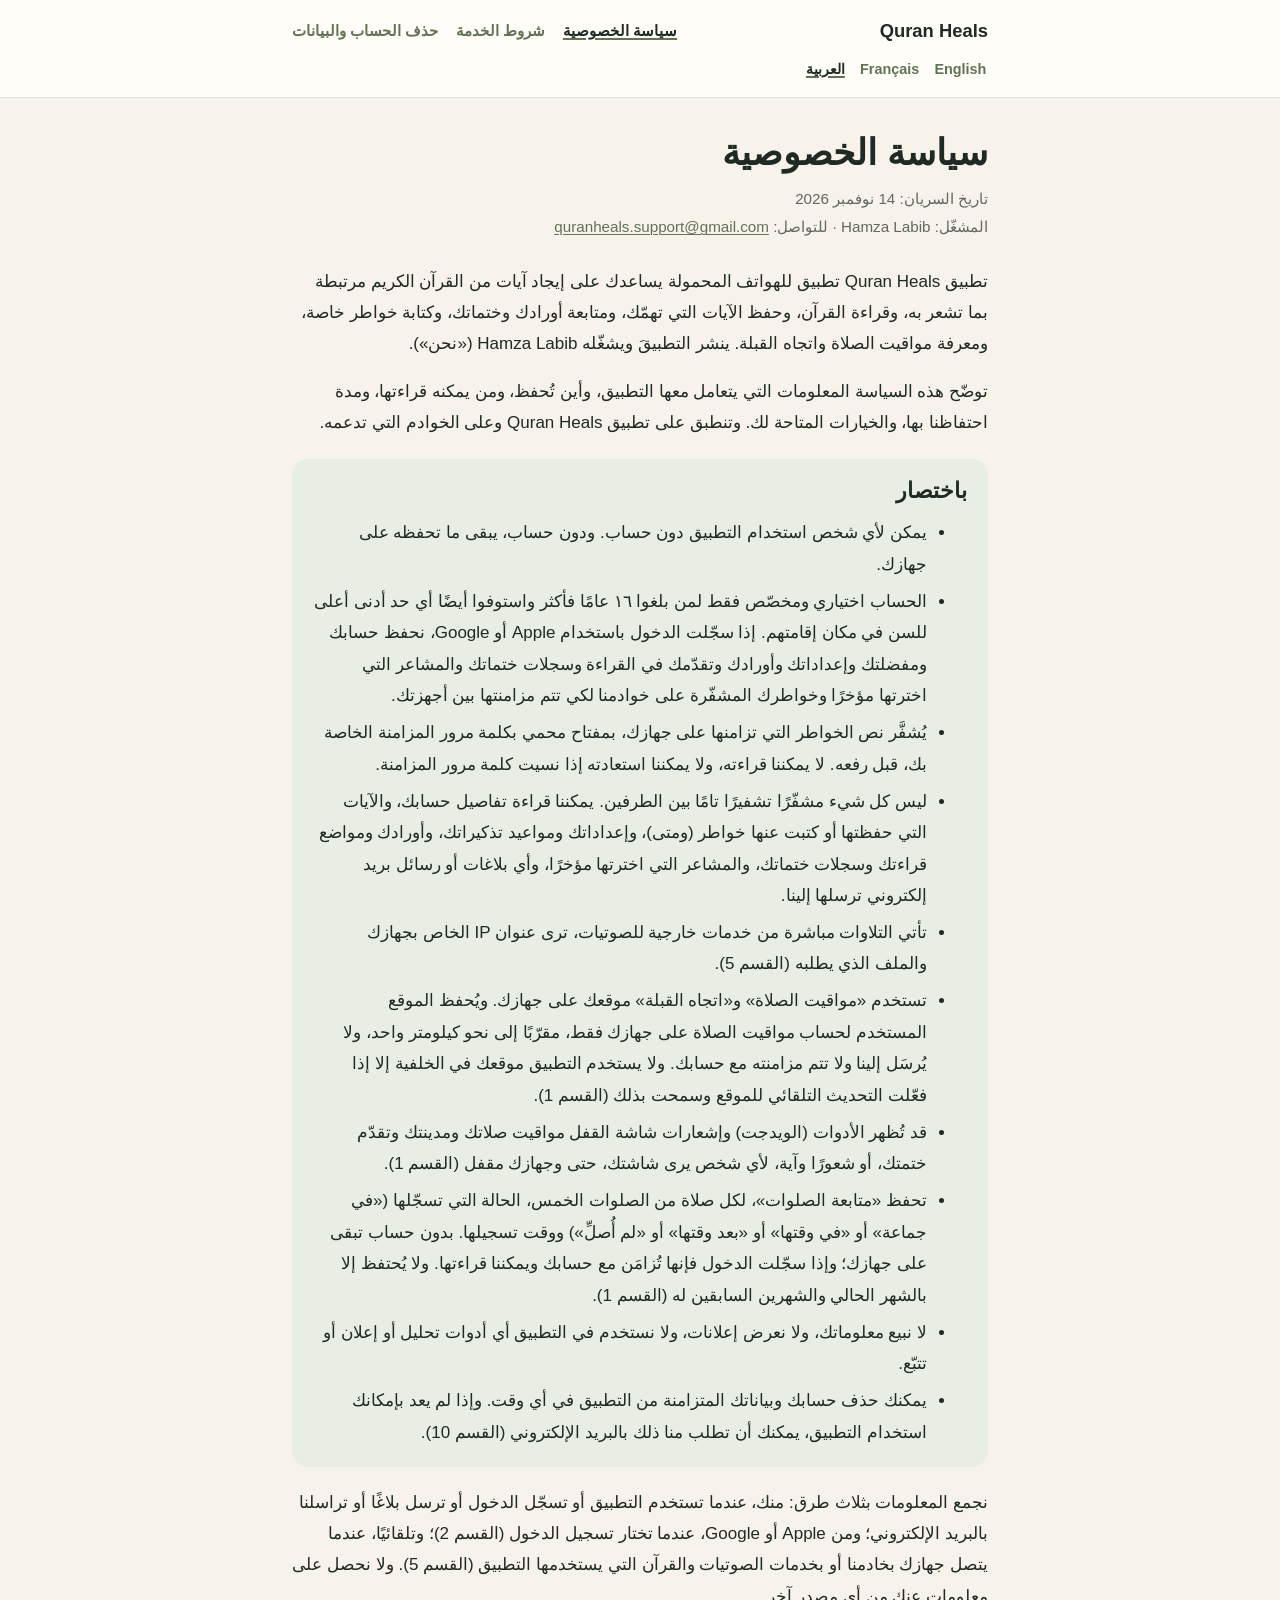
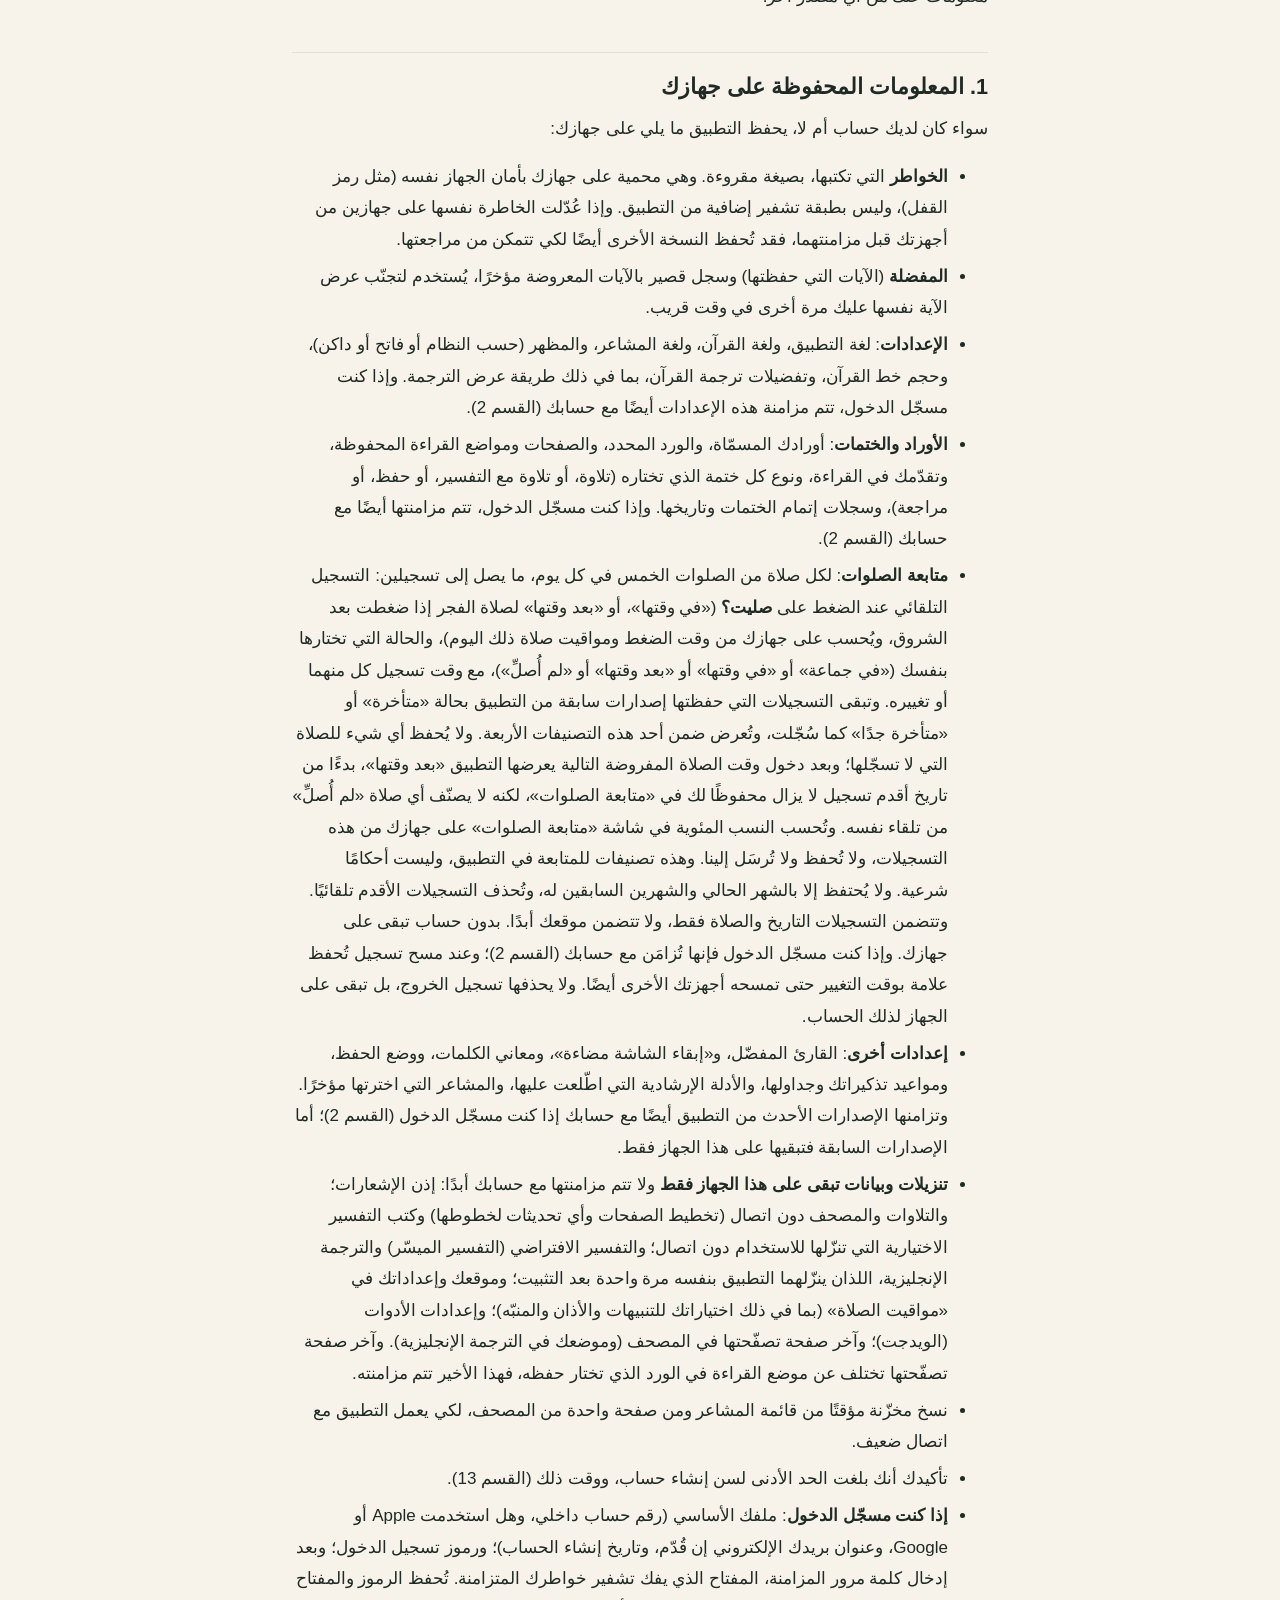
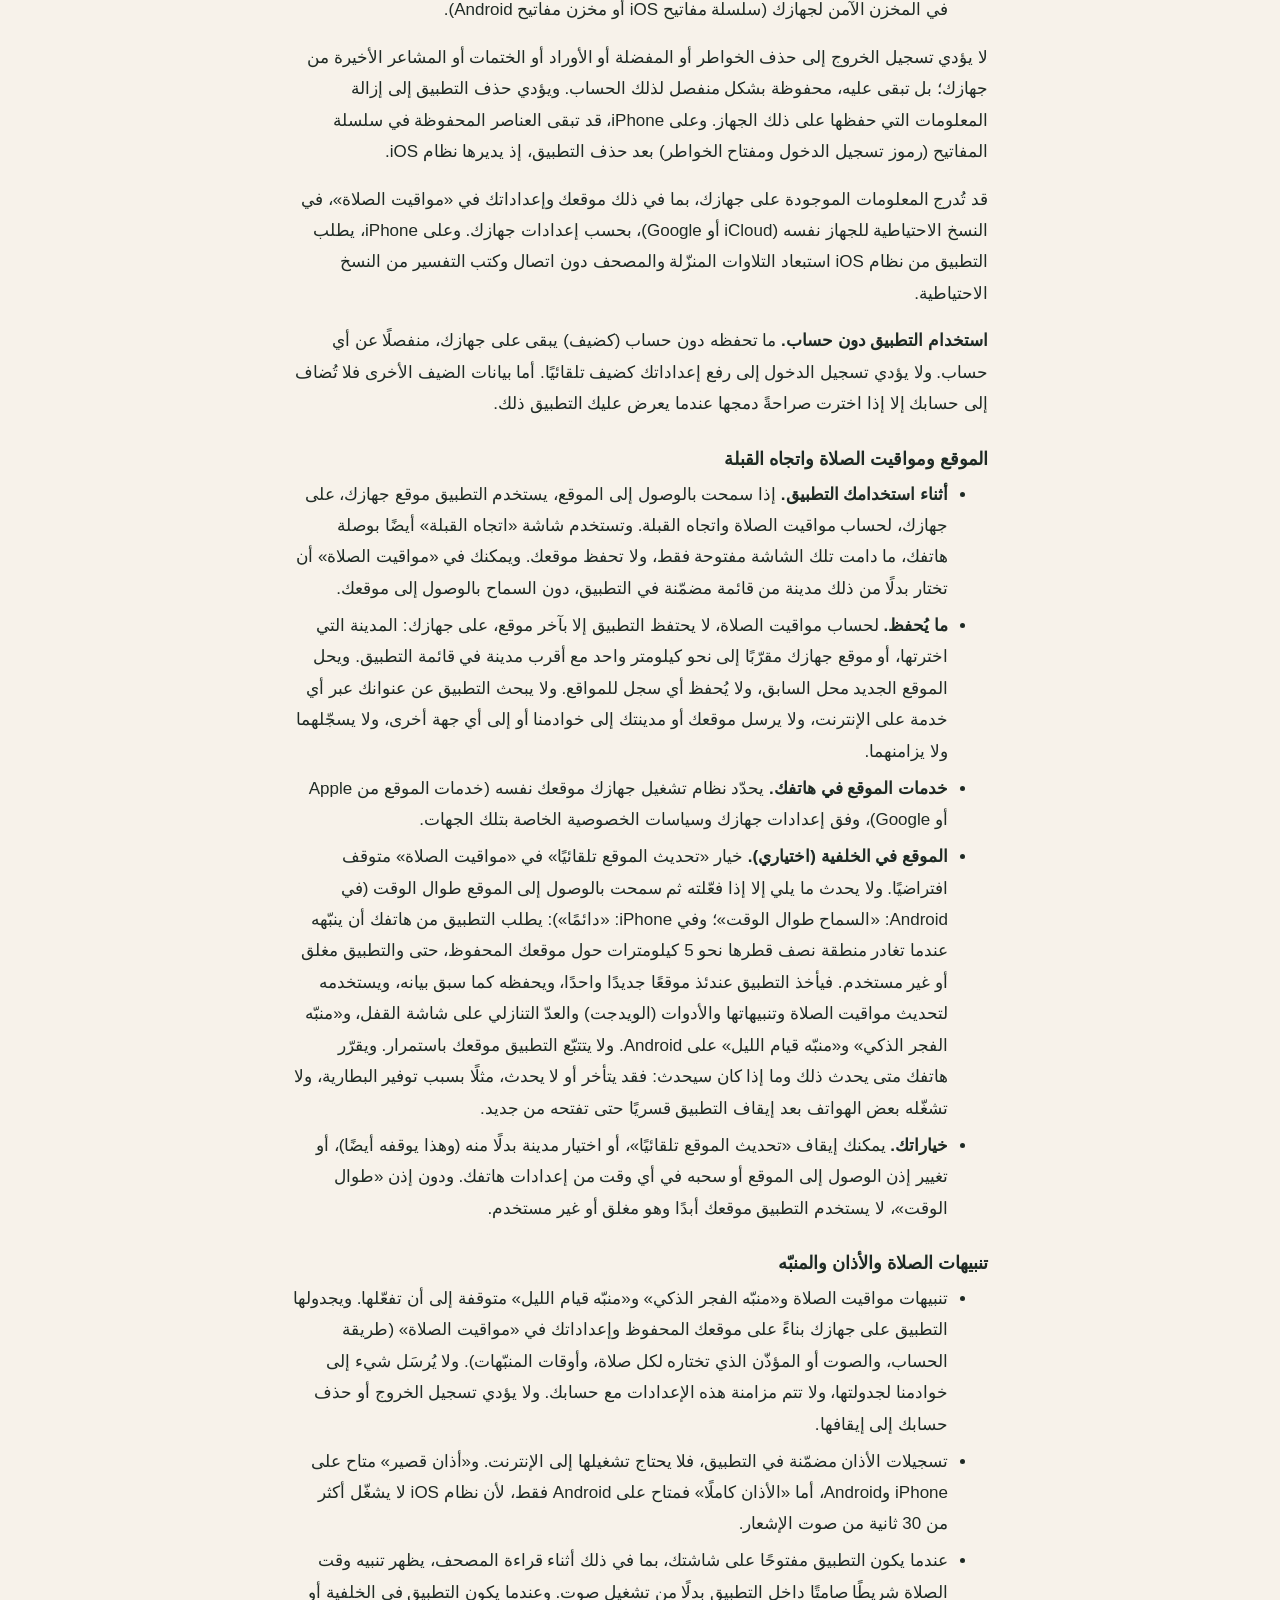
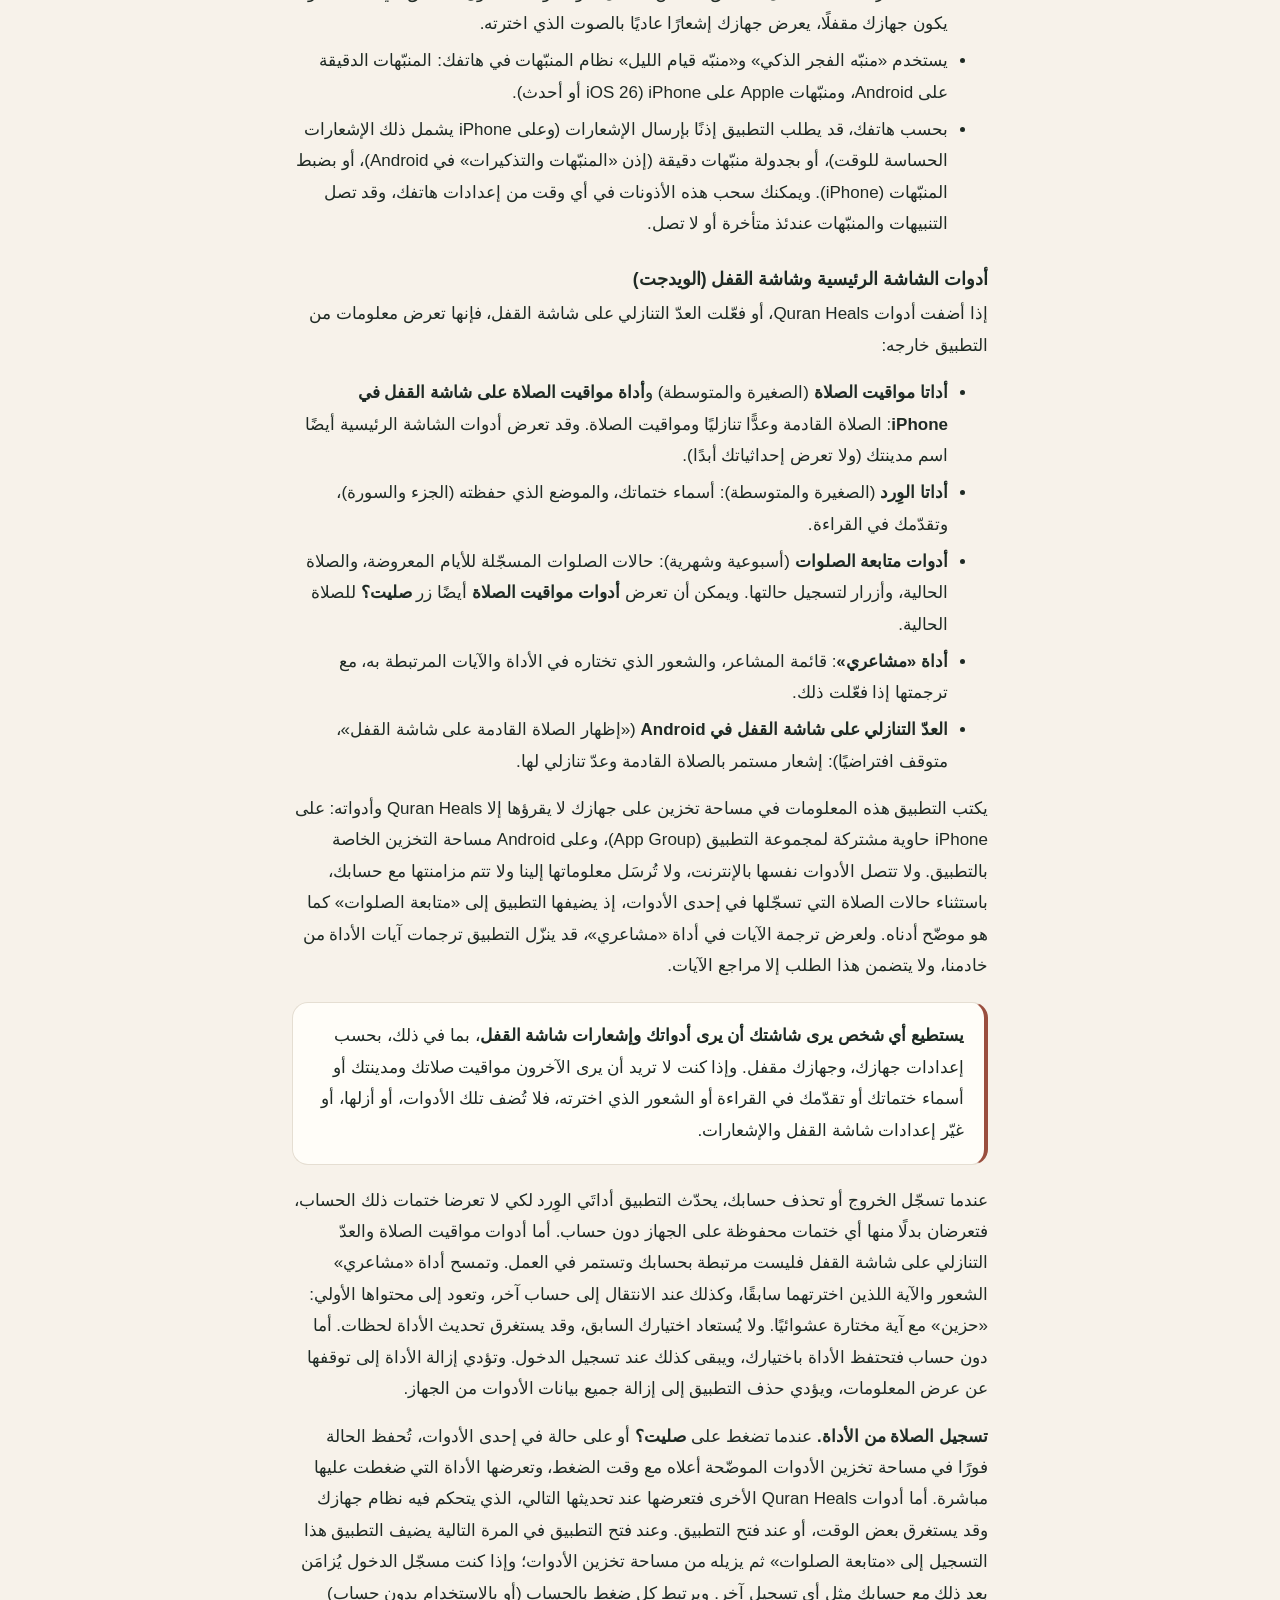
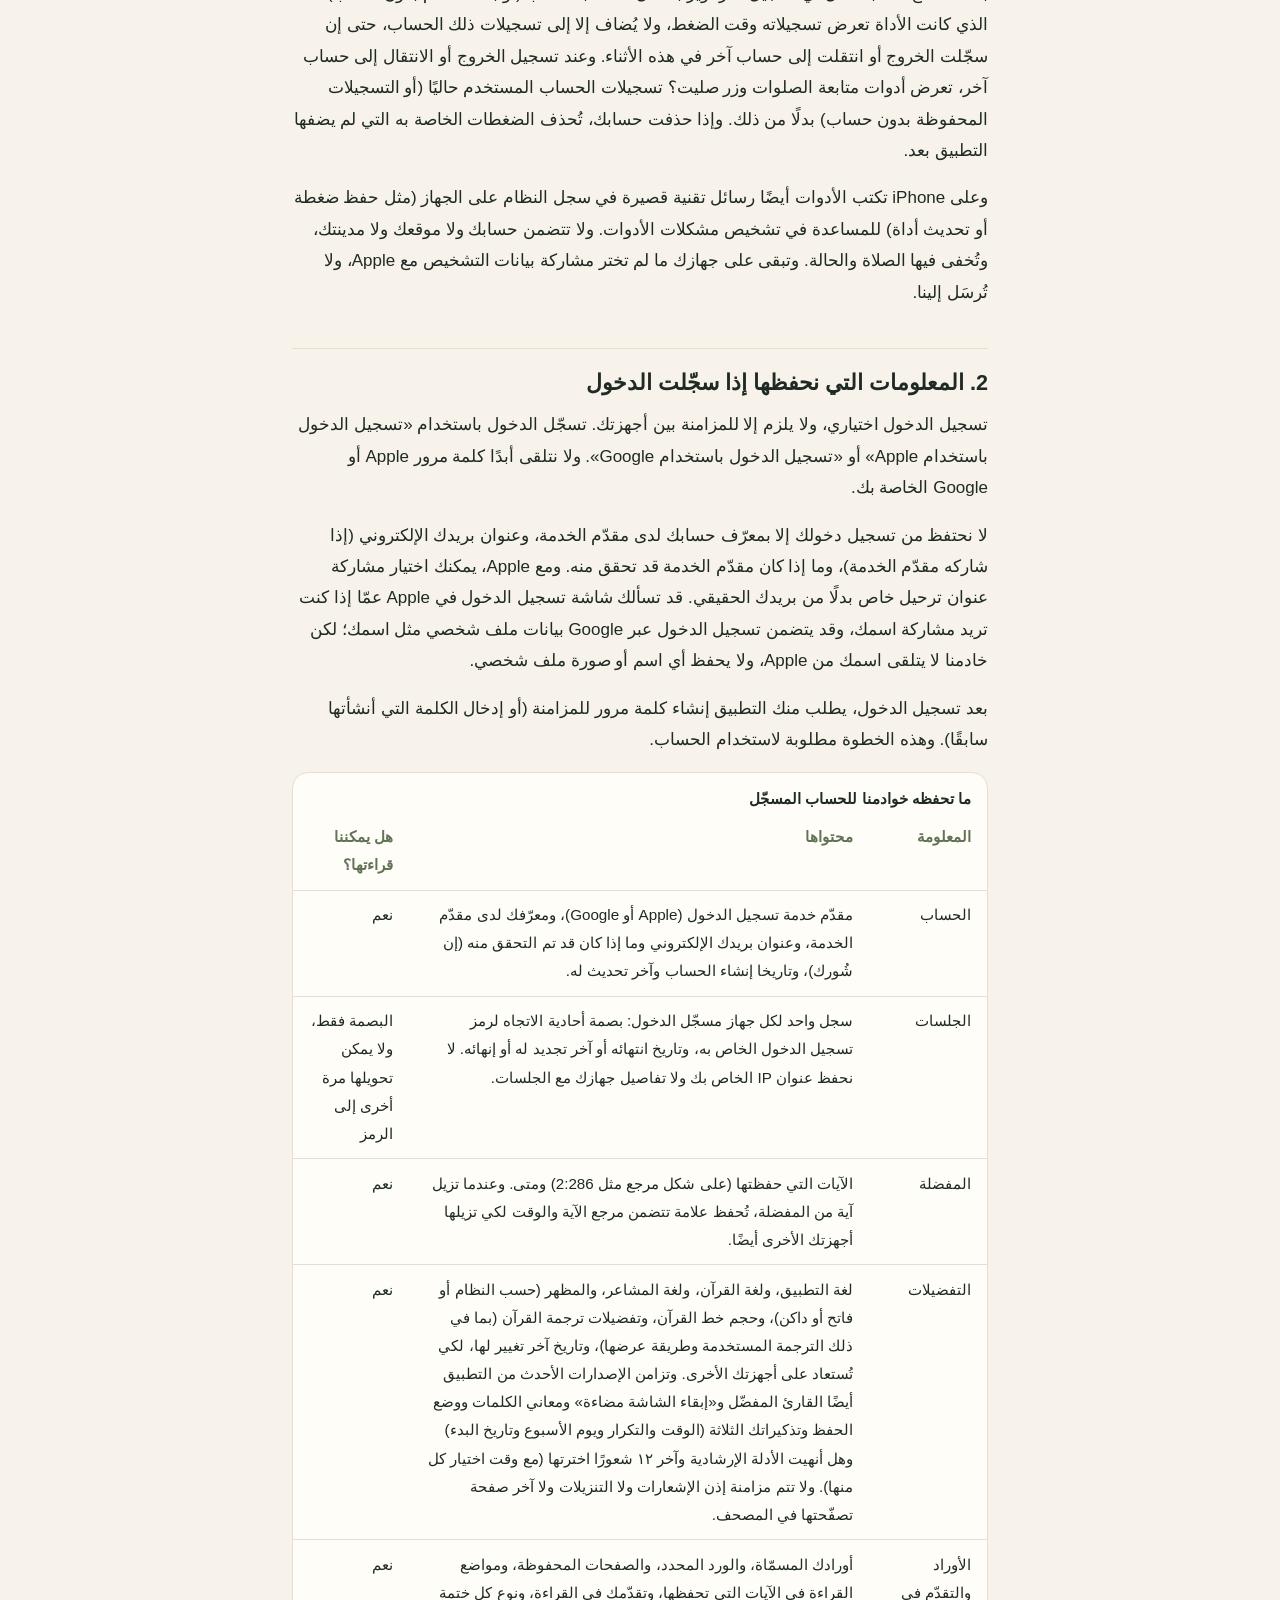
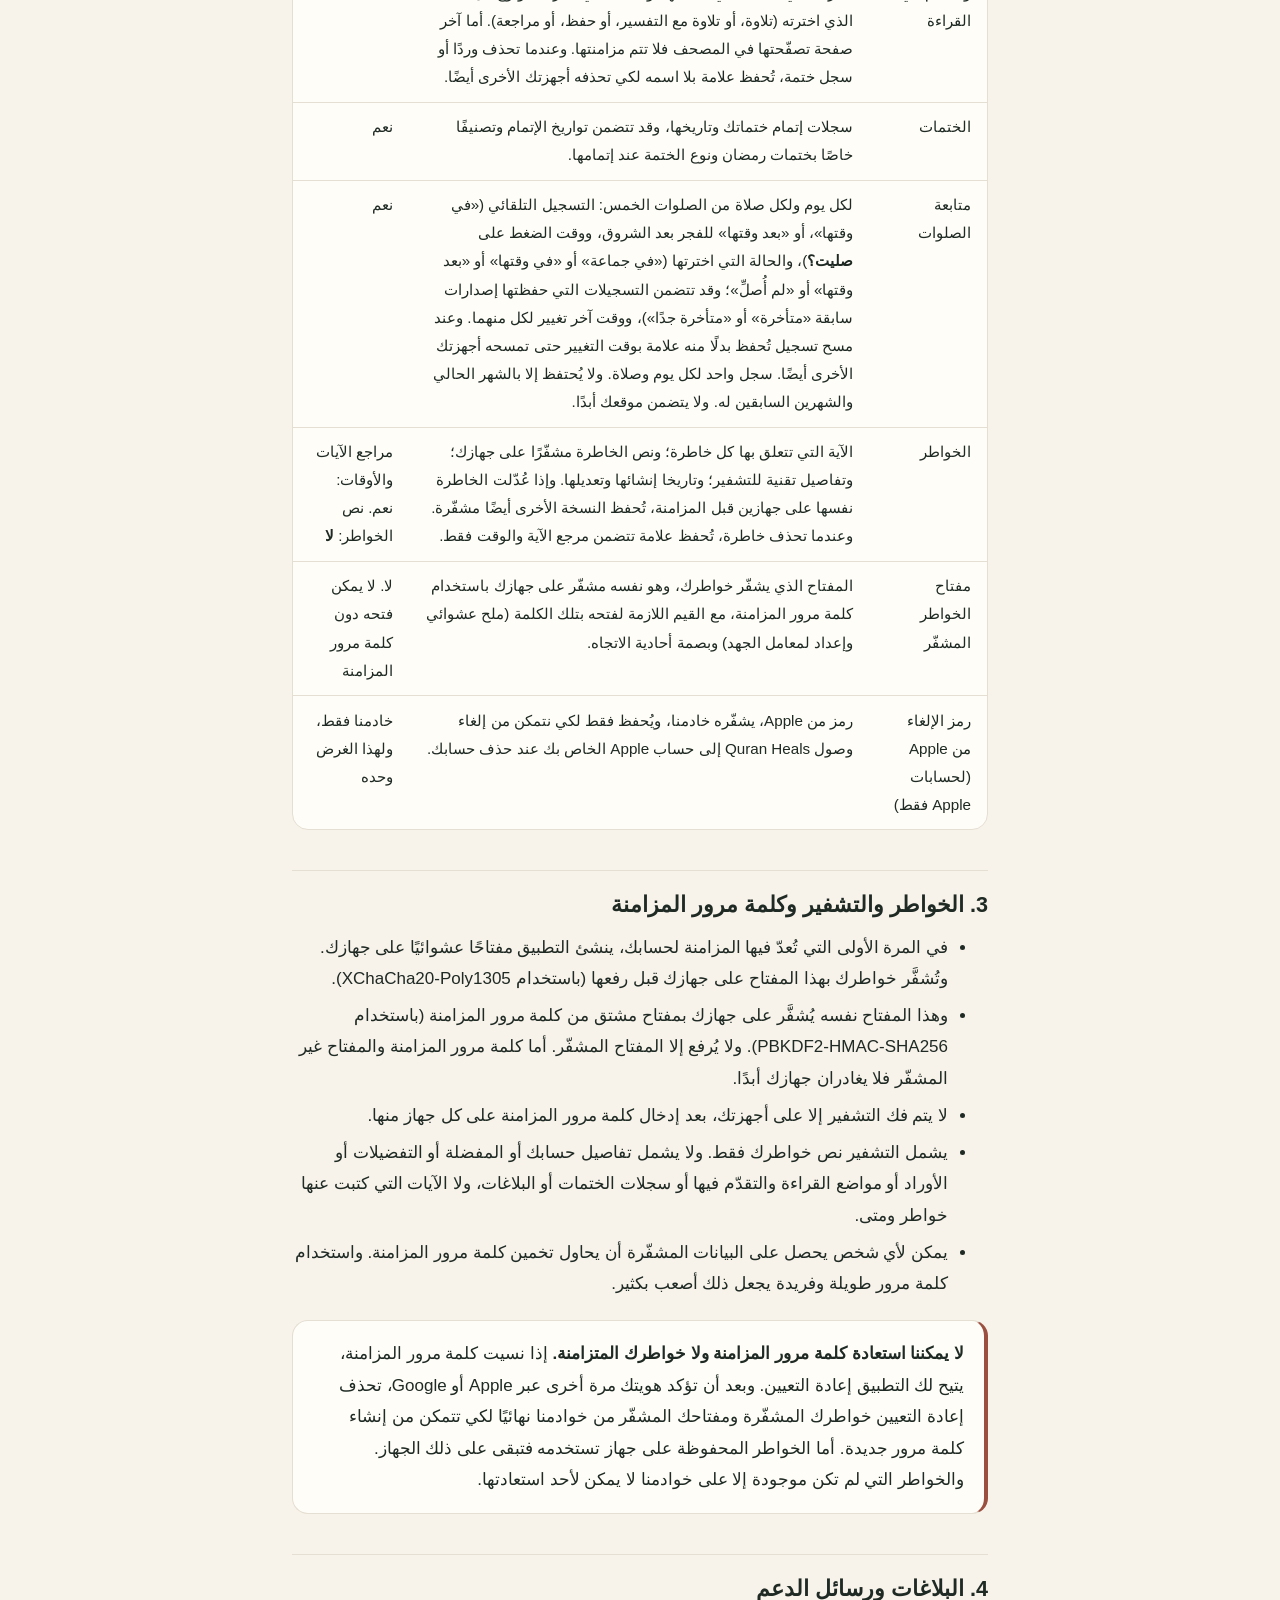
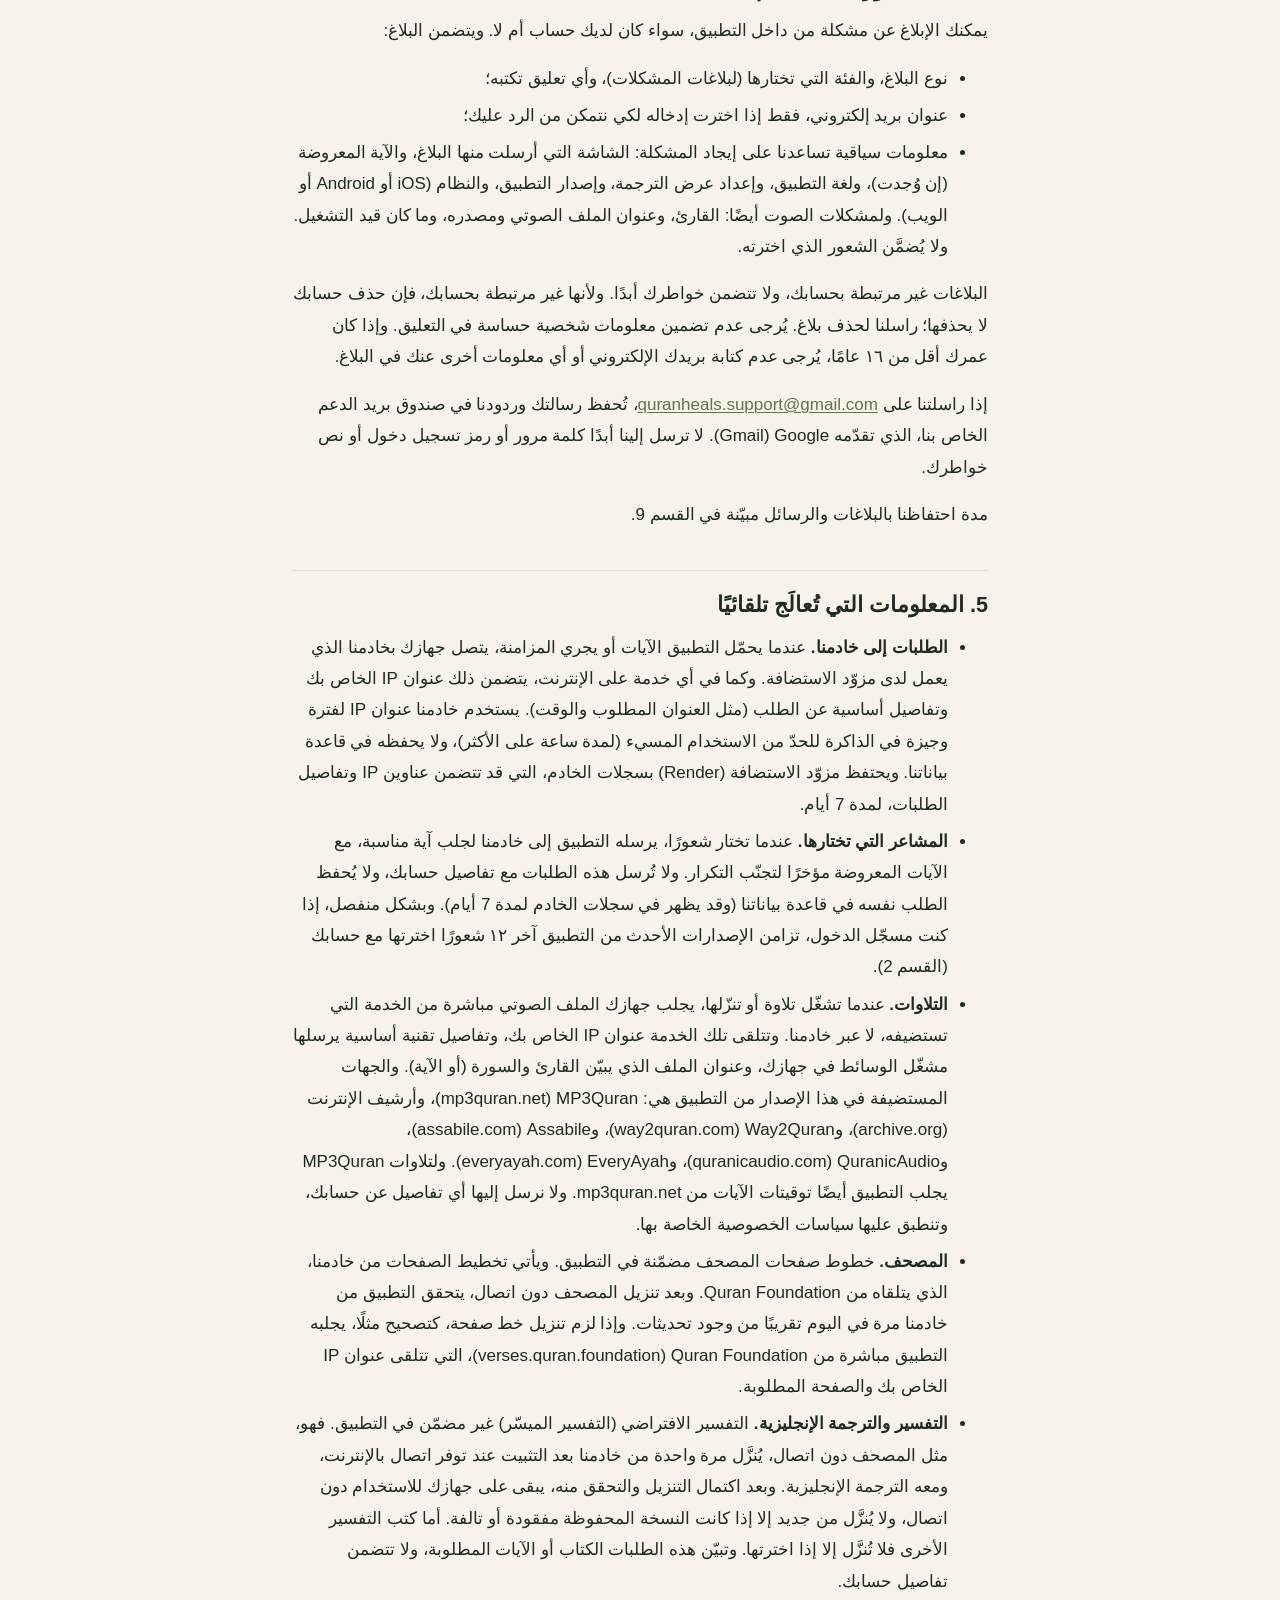
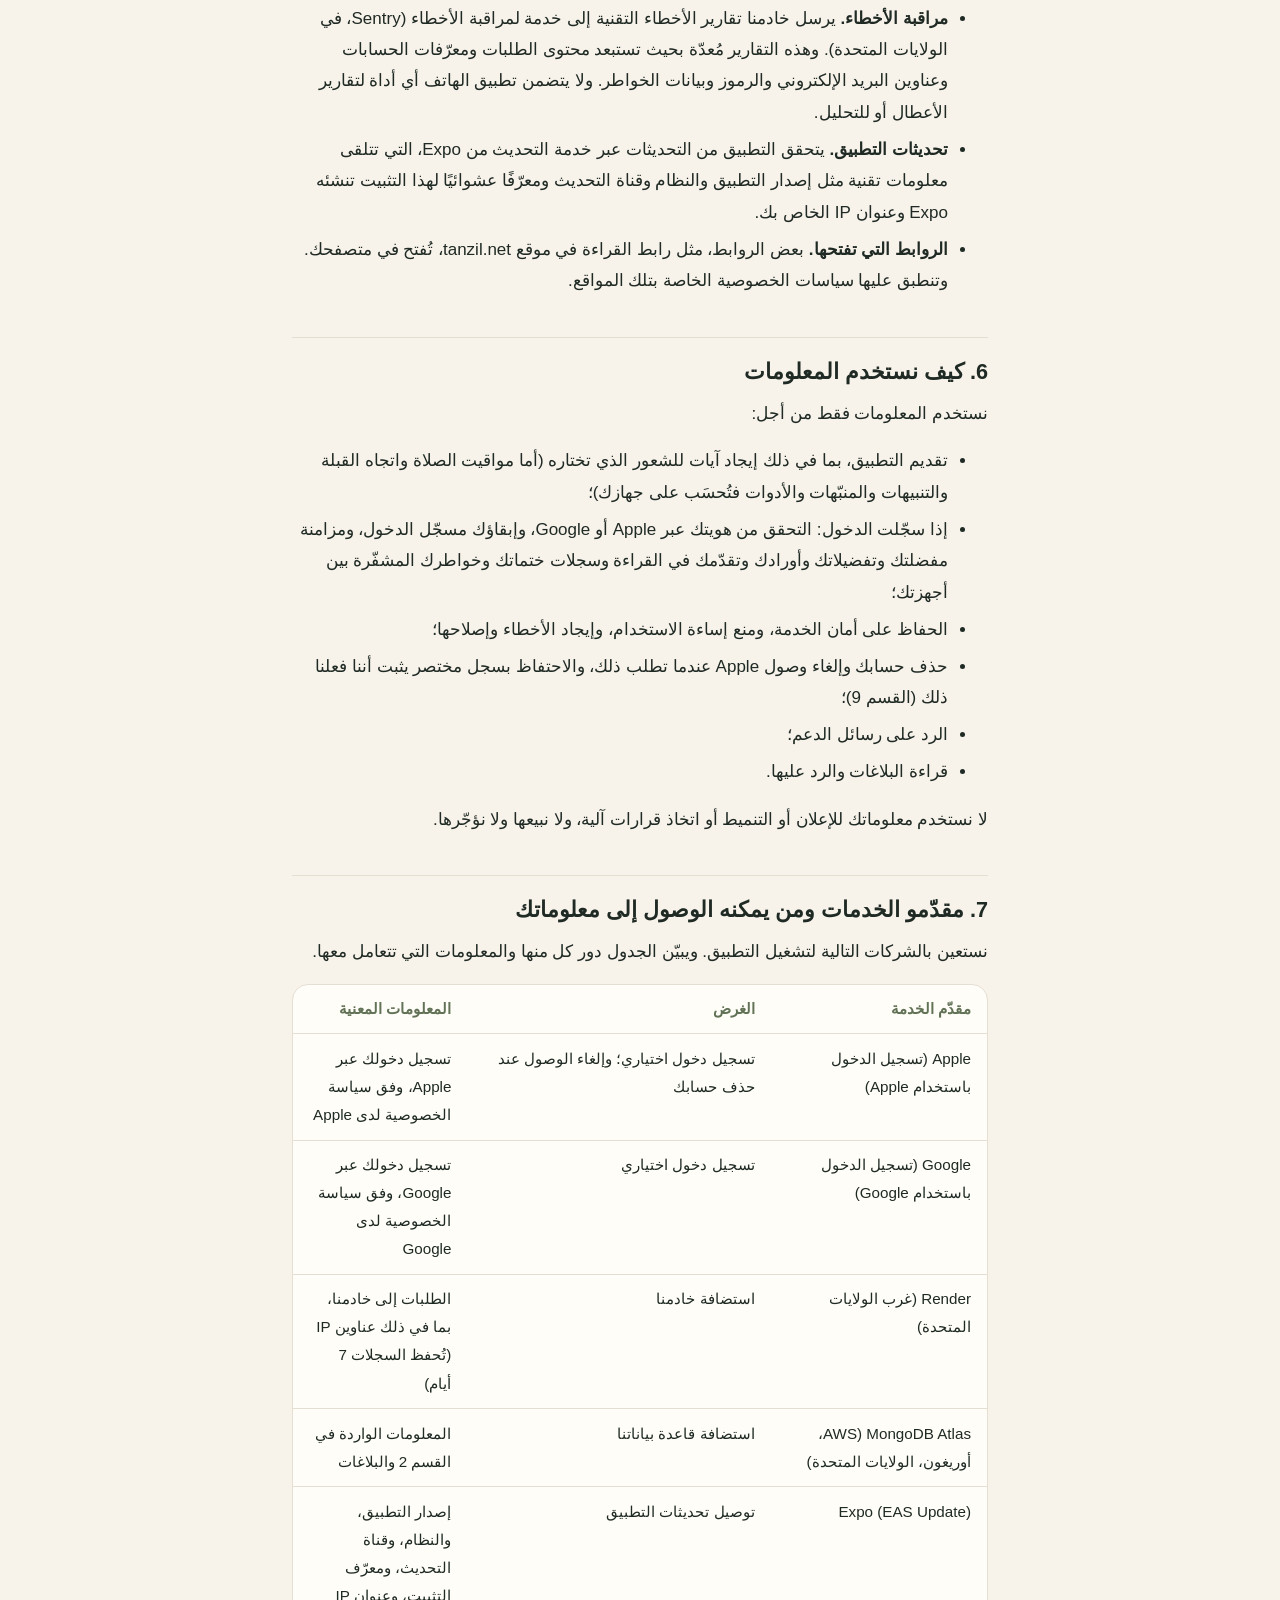
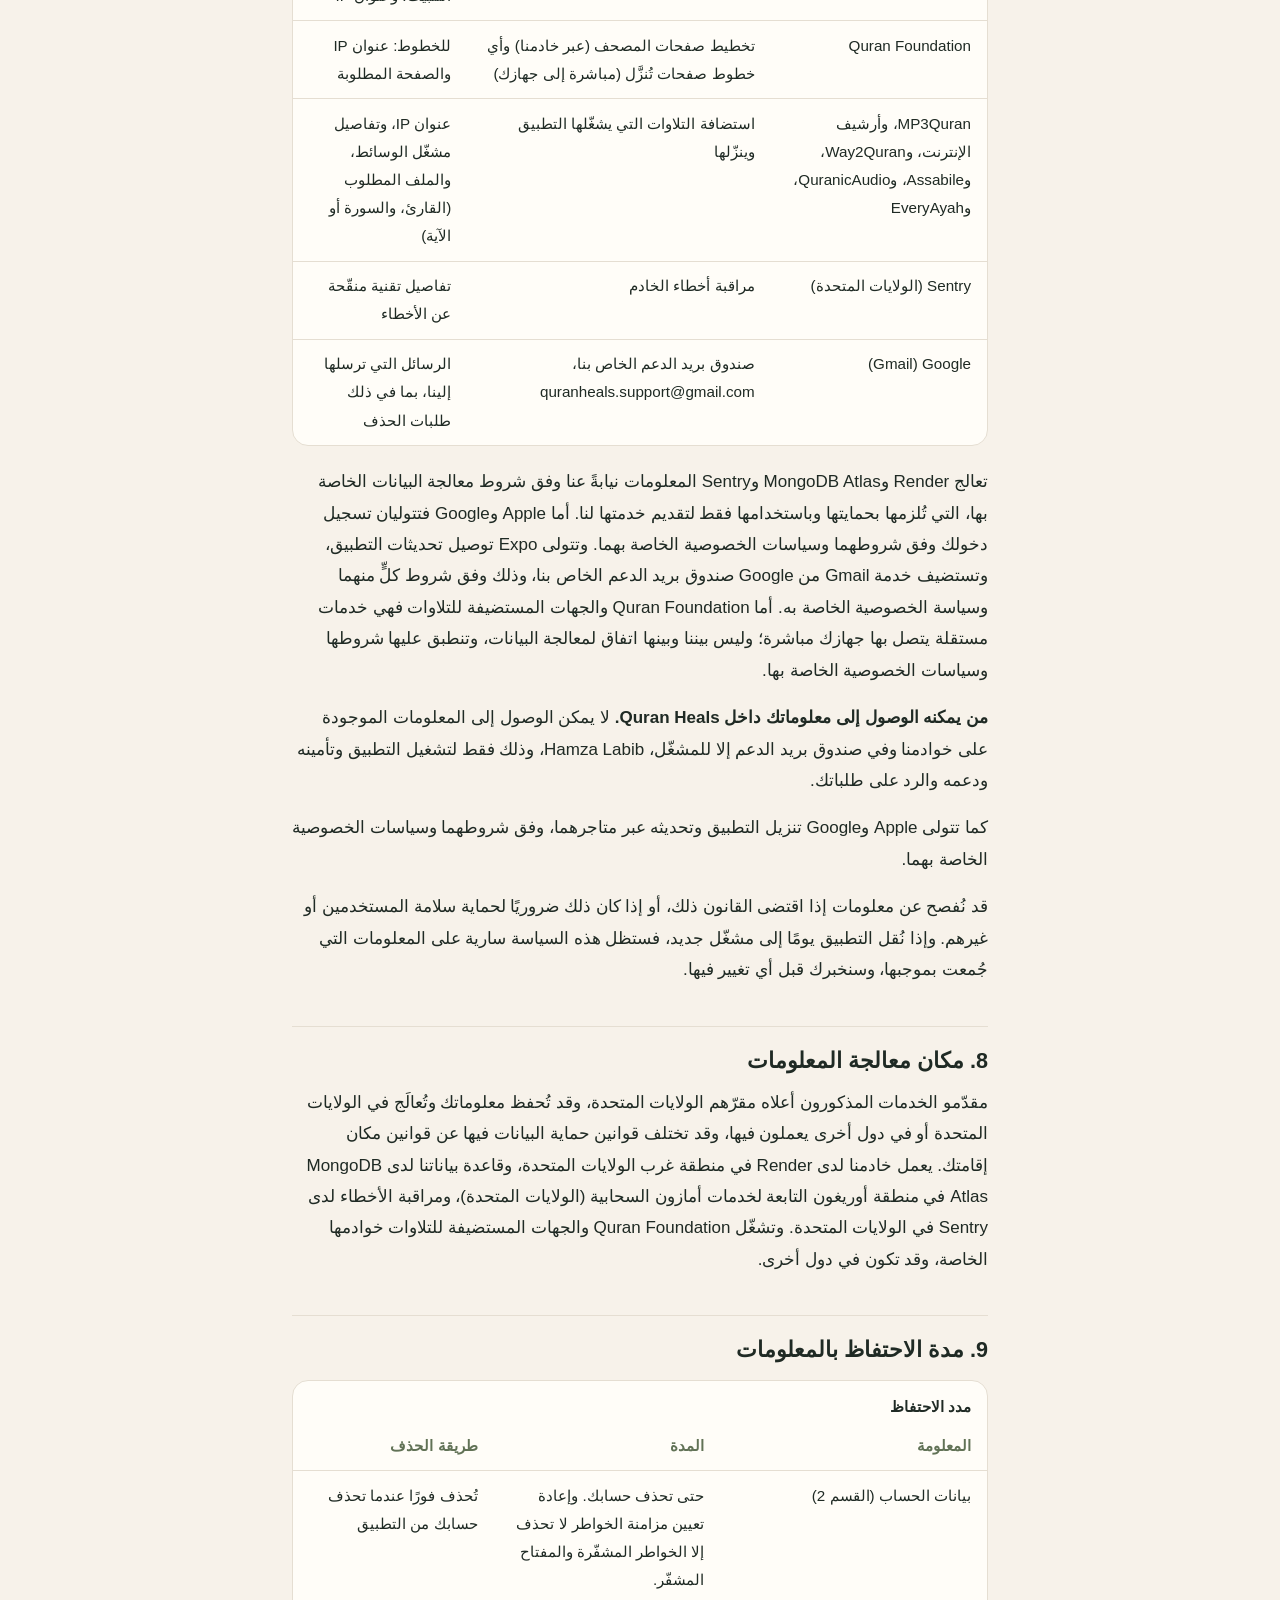
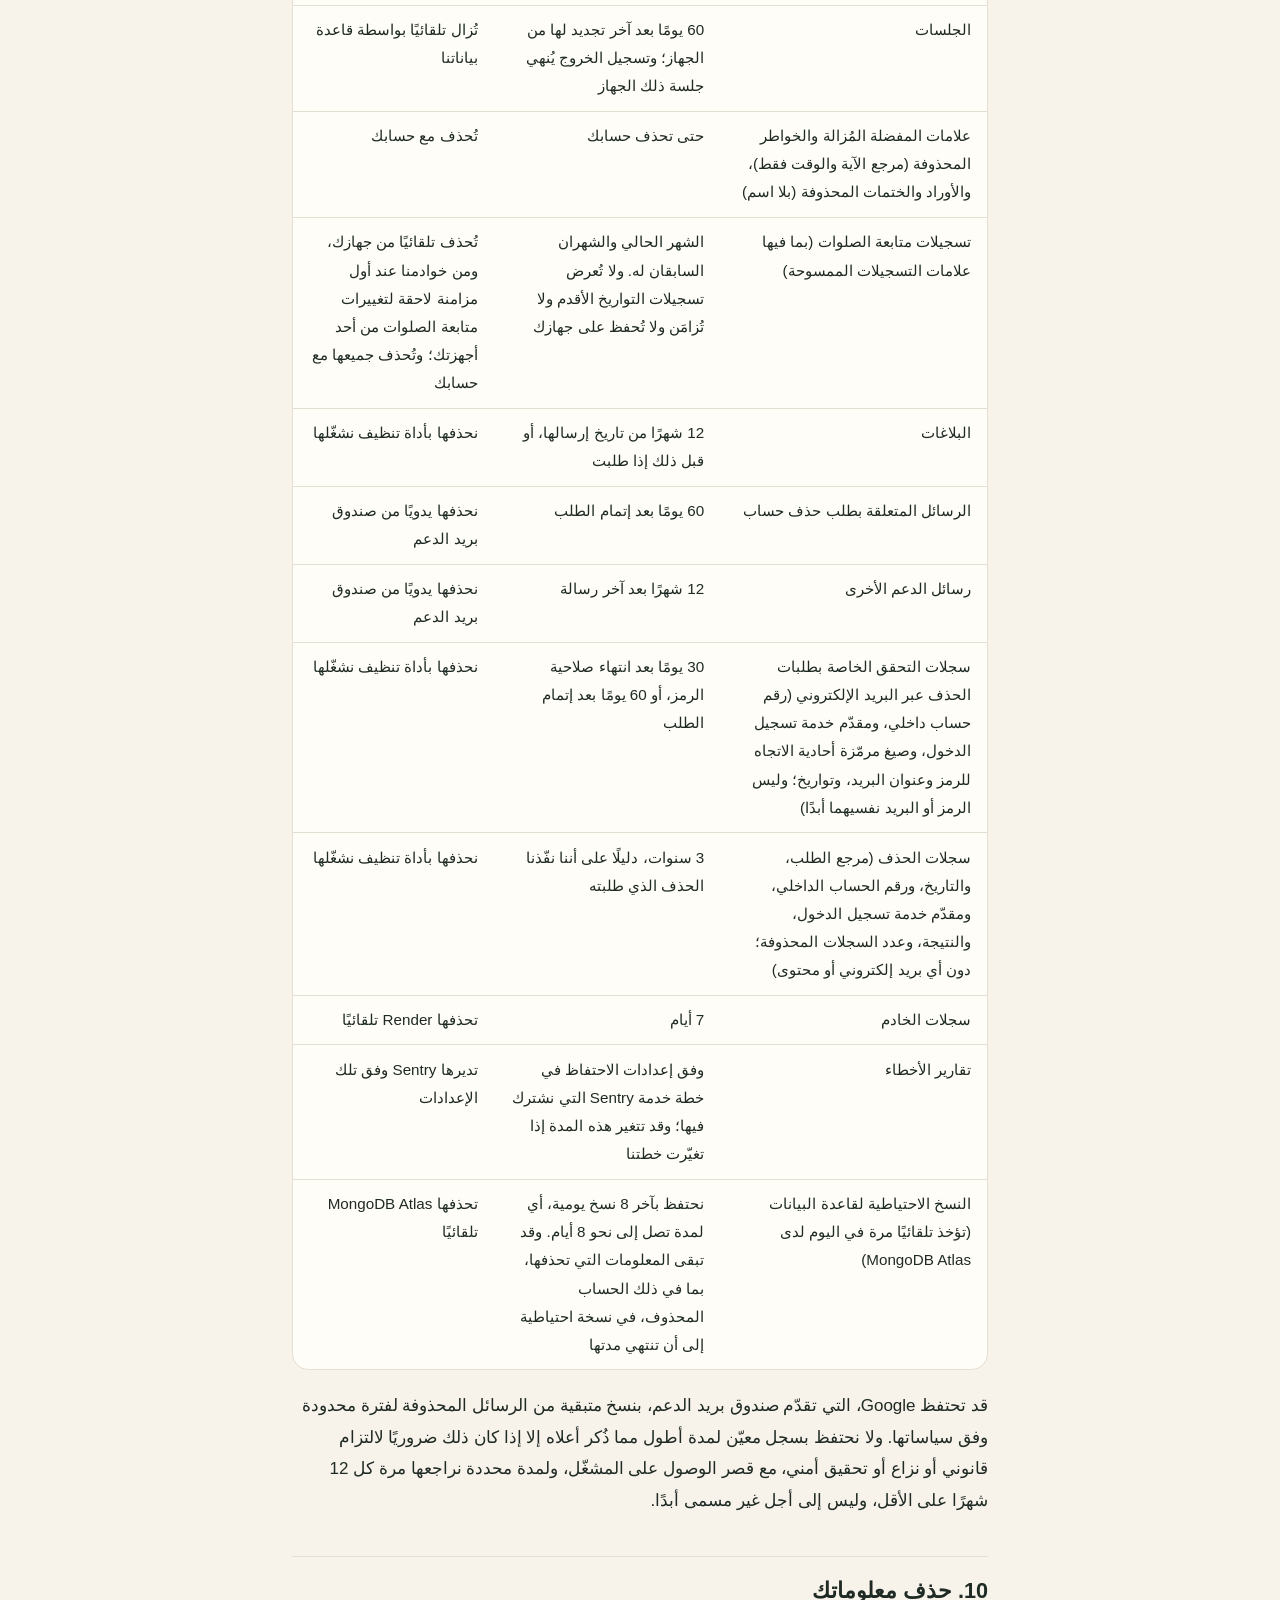
<file: ar/privacy/index.html>
<!DOCTYPE html>
<html lang="ar" dir="rtl">
<head>
  <meta charset="utf-8">
  <meta name="viewport" content="width=device-width, initial-scale=1">
  <title>سياسة الخصوصية — Quran Heals</title>
  <meta name="description" content="المعلومات التي يتعامل معها تطبيق Quran Heals، وأين تُحفظ، ومن يمكنه قراءتها، والخيارات المتاحة لك.">
  <link rel="stylesheet" href="../../styles.css">
  <link rel="alternate" hreflang="en" href="https://quranheals.github.io/legal/privacy/">
  <link rel="alternate" hreflang="fr-CA" href="https://quranheals.github.io/legal/fr/privacy/">
  <link rel="alternate" hreflang="ar" href="https://quranheals.github.io/legal/ar/privacy/">
  <link rel="alternate" hreflang="x-default" href="https://quranheals.github.io/legal/privacy/">
</head>
<body>
  <a class="skip-link" href="#main">انتقل إلى المحتوى</a>
  <header class="site-header">
    <div class="inner">
      <a class="brand" href="../" dir="ltr">Quran Heals</a>
      <nav class="site-nav" aria-label="الوثائق القانونية">
        <ul>
          <li><a href="../privacy/" aria-current="page">سياسة الخصوصية</a></li>
          <li><a href="../terms/">شروط الخدمة</a></li>
          <li><a href="../delete-account/">حذف الحساب والبيانات</a></li>
        </ul>
      </nav>
      <nav class="lang-switch" aria-label="اللغة">
        <ul>
          <li><a href="../../privacy/" lang="en" hreflang="en" dir="ltr">English</a></li>
          <li><a href="../../fr/privacy/" lang="fr-CA" hreflang="fr-CA" dir="ltr">Français</a></li>
          <li><a href="../privacy/" lang="ar" hreflang="ar" aria-current="true">العربية</a></li>
        </ul>
      </nav>
    </div>
  </header>

  <main id="main">

    <h1>سياسة الخصوصية</h1>
    <p class="meta">
      تاريخ السريان: 14 نوفمبر 2026<br>
      المشغّل: <span class="ltr">Hamza Labib</span> · للتواصل: <a href="mailto:quranheals.support@gmail.com" class="ltr">quranheals.support@gmail.com</a>
    </p>

    <p>تطبيق <span class="ltr">Quran Heals</span> تطبيق للهواتف المحمولة يساعدك على إيجاد آيات من القرآن الكريم مرتبطة بما تشعر به، وقراءة القرآن، وحفظ الآيات التي تهمّك، ومتابعة أورادك وختماتك، وكتابة خواطر خاصة، ومعرفة مواقيت الصلاة واتجاه القبلة. ينشر التطبيقَ ويشغّله <span class="ltr">Hamza Labib</span> («نحن»).</p>
    <p>توضّح هذه السياسة المعلومات التي يتعامل معها التطبيق، وأين تُحفظ، ومن يمكنه قراءتها، ومدة احتفاظنا بها، والخيارات المتاحة لك. وتنطبق على تطبيق <span class="ltr">Quran Heals</span> وعلى الخوادم التي تدعمه.</p>

    <section class="card summary" aria-labelledby="summary-heading">
      <h2 id="summary-heading">باختصار</h2>
      <ul>
        <li>يمكن لأي شخص استخدام التطبيق دون حساب. ودون حساب، يبقى ما تحفظه على جهازك.</li>
        <li>الحساب اختياري ومخصّص فقط لمن بلغوا ١٦ عامًا فأكثر واستوفوا أيضًا أي حد أدنى أعلى للسن في مكان إقامتهم. إذا سجّلت الدخول باستخدام Apple أو Google، نحفظ حسابك ومفضلتك وإعداداتك وأورادك وتقدّمك في القراءة وسجلات ختماتك والمشاعر التي اخترتها مؤخرًا وخواطرك المشفّرة على خوادمنا لكي تتم مزامنتها بين أجهزتك.</li>
        <li>يُشفَّر نص الخواطر التي تزامنها على جهازك، بمفتاح محمي بكلمة مرور المزامنة الخاصة بك، قبل رفعه. لا يمكننا قراءته، ولا يمكننا استعادته إذا نسيت كلمة مرور المزامنة.</li>
        <li>ليس كل شيء مشفّرًا تشفيرًا تامًا بين الطرفين. يمكننا قراءة تفاصيل حسابك، والآيات التي حفظتها أو كتبت عنها خواطر (ومتى)، وإعداداتك ومواعيد تذكيراتك، وأورادك ومواضع قراءتك وسجلات ختماتك، والمشاعر التي اخترتها مؤخرًا، وأي بلاغات أو رسائل بريد إلكتروني ترسلها إلينا.</li>
        <li>تأتي التلاوات مباشرة من خدمات خارجية للصوتيات، ترى عنوان IP الخاص بجهازك والملف الذي يطلبه (القسم 5).</li>
        <li>تستخدم «مواقيت الصلاة» و«اتجاه القبلة» موقعك على جهازك. ويُحفظ الموقع المستخدم لحساب مواقيت الصلاة على جهازك فقط، مقرّبًا إلى نحو كيلومتر واحد، ولا يُرسَل إلينا ولا تتم مزامنته مع حسابك. ولا يستخدم التطبيق موقعك في الخلفية إلا إذا فعّلت التحديث التلقائي للموقع وسمحت بذلك (القسم 1).</li>
        <li>قد تُظهر الأدوات (الويدجت) وإشعارات شاشة القفل مواقيت صلاتك ومدينتك وتقدّم ختمتك، أو شعورًا وآية، لأي شخص يرى شاشتك، حتى وجهازك مقفل (القسم 1).</li>
        <li>تحفظ «متابعة الصلوات»، لكل صلاة من الصلوات الخمس، الحالة التي تسجّلها («في جماعة» أو «في وقتها» أو «بعد وقتها» أو «لم أُصلِّ») ووقت تسجيلها. بدون حساب تبقى على جهازك؛ وإذا سجّلت الدخول فإنها تُزامَن مع حسابك ويمكننا قراءتها. ولا يُحتفظ إلا بالشهر الحالي والشهرين السابقين له (القسم 1).</li>
        <li>لا نبيع معلوماتك، ولا نعرض إعلانات، ولا نستخدم في التطبيق أي أدوات تحليل أو إعلان أو تتبّع.</li>
        <li>يمكنك حذف حسابك وبياناتك المتزامنة من التطبيق في أي وقت. وإذا لم يعد بإمكانك استخدام التطبيق، يمكنك أن تطلب منا ذلك بالبريد الإلكتروني (القسم 10).</li>
      </ul>
    </section>

    <p>نجمع المعلومات بثلاث طرق: منك، عندما تستخدم التطبيق أو تسجّل الدخول أو ترسل بلاغًا أو تراسلنا بالبريد الإلكتروني؛ ومن Apple أو Google، عندما تختار تسجيل الدخول (القسم 2)؛ وتلقائيًا، عندما يتصل جهازك بخادمنا أو بخدمات الصوتيات والقرآن التي يستخدمها التطبيق (القسم 5). ولا نحصل على معلومات عنك من أي مصدر آخر.</p>

    <h2 id="device">1. المعلومات المحفوظة على جهازك</h2>
    <p>سواء كان لديك حساب أم لا، يحفظ التطبيق ما يلي على جهازك:</p>
    <ul>
      <li><strong>الخواطر</strong> التي تكتبها، بصيغة مقروءة. وهي محمية على جهازك بأمان الجهاز نفسه (مثل رمز القفل)، وليس بطبقة تشفير إضافية من التطبيق. وإذا عُدّلت الخاطرة نفسها على جهازين من أجهزتك قبل مزامنتهما، فقد تُحفظ النسخة الأخرى أيضًا لكي تتمكن من مراجعتها.</li>
      <li><strong>المفضلة</strong> (الآيات التي حفظتها) وسجل قصير بالآيات المعروضة مؤخرًا، يُستخدم لتجنّب عرض الآية نفسها عليك مرة أخرى في وقت قريب.</li>
      <li><strong>الإعدادات</strong>: لغة التطبيق، ولغة القرآن، ولغة المشاعر، والمظهر (حسب النظام أو فاتح أو داكن)، وحجم خط القرآن، وتفضيلات ترجمة القرآن، بما في ذلك طريقة عرض الترجمة. وإذا كنت مسجّل الدخول، تتم مزامنة هذه الإعدادات أيضًا مع حسابك (القسم 2).</li>
      <li><strong>الأوراد والختمات</strong>: أورادك المسمّاة، والورد المحدد، والصفحات ومواضع القراءة المحفوظة، وتقدّمك في القراءة، ونوع كل ختمة الذي تختاره (تلاوة، أو تلاوة مع التفسير، أو حفظ، أو مراجعة)، وسجلات إتمام الختمات وتاريخها. وإذا كنت مسجّل الدخول، تتم مزامنتها أيضًا مع حسابك (القسم 2).</li>
      <li><strong>متابعة الصلوات</strong>: لكل صلاة من الصلوات الخمس في كل يوم، ما يصل إلى تسجيلين: التسجيل التلقائي عند الضغط على <strong>صليت؟</strong> («في وقتها»، أو «بعد وقتها» لصلاة الفجر إذا ضغطت بعد الشروق، ويُحسب على جهازك من وقت الضغط ومواقيت صلاة ذلك اليوم)، والحالة التي تختارها بنفسك («في جماعة» أو «في وقتها» أو «بعد وقتها» أو «لم أُصلِّ»)، مع وقت تسجيل كل منهما أو تغييره. وتبقى التسجيلات التي حفظتها إصدارات سابقة من التطبيق بحالة «متأخرة» أو «متأخرة جدًا» كما سُجّلت، وتُعرض ضمن أحد هذه التصنيفات الأربعة. ولا يُحفظ أي شيء للصلاة التي لا تسجّلها؛ وبعد دخول وقت الصلاة المفروضة التالية يعرضها التطبيق «بعد وقتها»، بدءًا من تاريخ أقدم تسجيل لا يزال محفوظًا لك في «متابعة الصلوات»، لكنه لا يصنّف أي صلاة «لم أُصلِّ» من تلقاء نفسه. وتُحسب النسب المئوية في شاشة «متابعة الصلوات» على جهازك من هذه التسجيلات، ولا تُحفظ ولا تُرسَل إلينا. وهذه تصنيفات للمتابعة في التطبيق، وليست أحكامًا شرعية. ولا يُحتفظ إلا بالشهر الحالي والشهرين السابقين له، وتُحذف التسجيلات الأقدم تلقائيًا. وتتضمن التسجيلات التاريخ والصلاة فقط، ولا تتضمن موقعك أبدًا. بدون حساب تبقى على جهازك. وإذا كنت مسجّل الدخول فإنها تُزامَن مع حسابك (القسم 2)؛ وعند مسح تسجيل تُحفظ علامة بوقت التغيير حتى تمسحه أجهزتك الأخرى أيضًا. ولا يحذفها تسجيل الخروج، بل تبقى على الجهاز لذلك الحساب.</li>
      <li><strong>إعدادات أخرى</strong>: القارئ المفضّل، و«إبقاء الشاشة مضاءة»، ومعاني الكلمات، ووضع الحفظ، ومواعيد تذكيراتك وجداولها، والأدلة الإرشادية التي اطّلعت عليها، والمشاعر التي اخترتها مؤخرًا. وتزامنها الإصدارات الأحدث من التطبيق أيضًا مع حسابك إذا كنت مسجّل الدخول (القسم 2)؛ أما الإصدارات السابقة فتبقيها على هذا الجهاز فقط.</li>
      <li><strong>تنزيلات وبيانات تبقى على هذا الجهاز فقط</strong> ولا تتم مزامنتها مع حسابك أبدًا: إذن الإشعارات؛ والتلاوات والمصحف دون اتصال (تخطيط الصفحات وأي تحديثات لخطوطها) وكتب التفسير الاختيارية التي تنزّلها للاستخدام دون اتصال؛ والتفسير الافتراضي (التفسير الميسّر) والترجمة الإنجليزية، اللذان ينزّلهما التطبيق بنفسه مرة واحدة بعد التثبيت؛ وموقعك وإعداداتك في «مواقيت الصلاة» (بما في ذلك اختياراتك للتنبيهات والأذان والمنبّه)؛ وإعدادات الأدوات (الويدجت)؛ وآخر صفحة تصفّحتها في المصحف (وموضعك في الترجمة الإنجليزية). وآخر صفحة تصفّحتها تختلف عن موضع القراءة في الورد الذي تختار حفظه، فهذا الأخير تتم مزامنته.</li>
      <li>نسخ مخزّنة مؤقتًا من قائمة المشاعر ومن صفحة واحدة من المصحف، لكي يعمل التطبيق مع اتصال ضعيف.</li>
      <li>تأكيدك أنك بلغت الحد الأدنى لسن إنشاء حساب، ووقت ذلك (القسم 13).</li>
      <li><strong>إذا كنت مسجّل الدخول</strong>: ملفك الأساسي (رقم حساب داخلي، وهل استخدمت Apple أو Google، وعنوان بريدك الإلكتروني إن قُدّم، وتاريخ إنشاء الحساب)؛ ورموز تسجيل الدخول؛ وبعد إدخال كلمة مرور المزامنة، المفتاح الذي يفك تشفير خواطرك المتزامنة. تُحفظ الرموز والمفتاح في المخزن الآمن لجهازك (سلسلة مفاتيح <span class="ltr">iOS</span> أو مخزن مفاتيح <span class="ltr">Android</span>).</li>
    </ul>
    <p>لا يؤدي تسجيل الخروج إلى حذف الخواطر أو المفضلة أو الأوراد أو الختمات أو المشاعر الأخيرة من جهازك؛ بل تبقى عليه، محفوظة بشكل منفصل لذلك الحساب. ويؤدي حذف التطبيق إلى إزالة المعلومات التي حفظها على ذلك الجهاز. وعلى <span class="ltr">iPhone</span>، قد تبقى العناصر المحفوظة في سلسلة المفاتيح (رموز تسجيل الدخول ومفتاح الخواطر) بعد حذف التطبيق، إذ يديرها نظام <span class="ltr">iOS</span>.</p>
    <p>قد تُدرج المعلومات الموجودة على جهازك، بما في ذلك موقعك وإعداداتك في «مواقيت الصلاة»، في النسخ الاحتياطية للجهاز نفسه (<span class="ltr">iCloud</span> أو Google)، بحسب إعدادات جهازك. وعلى <span class="ltr">iPhone</span>، يطلب التطبيق من نظام <span class="ltr">iOS</span> استبعاد التلاوات المنزّلة والمصحف دون اتصال وكتب التفسير من النسخ الاحتياطية.</p>
    <p><strong>استخدام التطبيق دون حساب.</strong> ما تحفظه دون حساب (كضيف) يبقى على جهازك، منفصلًا عن أي حساب. ولا يؤدي تسجيل الدخول إلى رفع إعداداتك كضيف تلقائيًا. أما بيانات الضيف الأخرى فلا تُضاف إلى حسابك إلا إذا اخترت صراحةً دمجها عندما يعرض عليك التطبيق ذلك.</p>

    <h3 id="location">الموقع ومواقيت الصلاة واتجاه القبلة</h3>
    <ul>
      <li><strong>أثناء استخدامك التطبيق.</strong> إذا سمحت بالوصول إلى الموقع، يستخدم التطبيق موقع جهازك، على جهازك، لحساب مواقيت الصلاة واتجاه القبلة. وتستخدم شاشة «اتجاه القبلة» أيضًا بوصلة هاتفك، ما دامت تلك الشاشة مفتوحة فقط، ولا تحفظ موقعك. ويمكنك في «مواقيت الصلاة» أن تختار بدلًا من ذلك مدينة من قائمة مضمّنة في التطبيق، دون السماح بالوصول إلى موقعك.</li>
      <li><strong>ما يُحفظ.</strong> لحساب مواقيت الصلاة، لا يحتفظ التطبيق إلا بآخر موقع، على جهازك: المدينة التي اخترتها، أو موقع جهازك مقرّبًا إلى نحو كيلومتر واحد مع أقرب مدينة في قائمة التطبيق. ويحل الموقع الجديد محل السابق، ولا يُحفظ أي سجل للمواقع. ولا يبحث التطبيق عن عنوانك عبر أي خدمة على الإنترنت، ولا يرسل موقعك أو مدينتك إلى خوادمنا أو إلى أي جهة أخرى، ولا يسجّلهما ولا يزامنهما.</li>
      <li><strong>خدمات الموقع في هاتفك.</strong> يحدّد نظام تشغيل جهازك موقعك نفسه (خدمات الموقع من Apple أو Google)، وفق إعدادات جهازك وسياسات الخصوصية الخاصة بتلك الجهات.</li>
      <li><strong>الموقع في الخلفية (اختياري).</strong> خيار «تحديث الموقع تلقائيًا» في «مواقيت الصلاة» متوقف افتراضيًا. ولا يحدث ما يلي إلا إذا فعّلته ثم سمحت بالوصول إلى الموقع طوال الوقت (في <span class="ltr">Android</span>: «السماح طوال الوقت»؛ وفي <span class="ltr">iPhone</span>: «دائمًا»): يطلب التطبيق من هاتفك أن ينبّهه عندما تغادر منطقة نصف قطرها نحو 5 كيلومترات حول موقعك المحفوظ، حتى والتطبيق مغلق أو غير مستخدم. فيأخذ التطبيق عندئذ موقعًا جديدًا واحدًا، ويحفظه كما سبق بيانه، ويستخدمه لتحديث مواقيت الصلاة وتنبيهاتها والأدوات (الويدجت) والعدّ التنازلي على شاشة القفل، و«منبّه الفجر الذكي» و«منبّه قيام الليل» على <span class="ltr">Android</span>. ولا يتتبّع التطبيق موقعك باستمرار. ويقرّر هاتفك متى يحدث ذلك وما إذا كان سيحدث: فقد يتأخر أو لا يحدث، مثلًا بسبب توفير البطارية، ولا تشغّله بعض الهواتف بعد إيقاف التطبيق قسريًا حتى تفتحه من جديد.</li>
      <li><strong>خياراتك.</strong> يمكنك إيقاف «تحديث الموقع تلقائيًا»، أو اختيار مدينة بدلًا منه (وهذا يوقفه أيضًا)، أو تغيير إذن الوصول إلى الموقع أو سحبه في أي وقت من إعدادات هاتفك. ودون إذن «طوال الوقت»، لا يستخدم التطبيق موقعك أبدًا وهو مغلق أو غير مستخدم.</li>
    </ul>

    <h3 id="prayer-notifications">تنبيهات الصلاة والأذان والمنبّه</h3>
    <ul>
      <li>تنبيهات مواقيت الصلاة و«منبّه الفجر الذكي» و«منبّه قيام الليل» متوقفة إلى أن تفعّلها. ويجدولها التطبيق على جهازك بناءً على موقعك المحفوظ وإعداداتك في «مواقيت الصلاة» (طريقة الحساب، والصوت أو المؤذّن الذي تختاره لكل صلاة، وأوقات المنبّهات). ولا يُرسَل شيء إلى خوادمنا لجدولتها، ولا تتم مزامنة هذه الإعدادات مع حسابك. ولا يؤدي تسجيل الخروج أو حذف حسابك إلى إيقافها.</li>
      <li>تسجيلات الأذان مضمّنة في التطبيق، فلا يحتاج تشغيلها إلى الإنترنت. و«أذان قصير» متاح على <span class="ltr">iPhone</span> و<span class="ltr">Android</span>، أما «الأذان كاملًا» فمتاح على <span class="ltr">Android</span> فقط، لأن نظام <span class="ltr">iOS</span> لا يشغّل أكثر من 30 ثانية من صوت الإشعار.</li>
      <li>عندما يكون التطبيق مفتوحًا على شاشتك، بما في ذلك أثناء قراءة المصحف، يظهر تنبيه وقت الصلاة شريطًا صامتًا داخل التطبيق بدلًا من تشغيل صوت. وعندما يكون التطبيق في الخلفية أو يكون جهازك مقفلًا، يعرض جهازك إشعارًا عاديًا بالصوت الذي اخترته.</li>
      <li>يستخدم «منبّه الفجر الذكي» و«منبّه قيام الليل» نظام المنبّهات في هاتفك: المنبّهات الدقيقة على <span class="ltr">Android</span>، ومنبّهات Apple على <span class="ltr">iPhone</span> (<span class="ltr">iOS 26</span> أو أحدث).</li>
      <li>بحسب هاتفك، قد يطلب التطبيق إذنًا بإرسال الإشعارات (وعلى <span class="ltr">iPhone</span> يشمل ذلك الإشعارات الحساسة للوقت)، أو بجدولة منبّهات دقيقة (إذن «المنبّهات والتذكيرات» في <span class="ltr">Android</span>)، أو بضبط المنبّهات (<span class="ltr">iPhone</span>). ويمكنك سحب هذه الأذونات في أي وقت من إعدادات هاتفك، وقد تصل التنبيهات والمنبّهات عندئذ متأخرة أو لا تصل.</li>
    </ul>

    <h3 id="widgets">أدوات الشاشة الرئيسية وشاشة القفل (الويدجت)</h3>
    <p>إذا أضفت أدوات <span class="ltr">Quran Heals</span>، أو فعّلت العدّ التنازلي على شاشة القفل، فإنها تعرض معلومات من التطبيق خارجه:</p>
    <ul>
      <li><strong>أداتا مواقيت الصلاة</strong> (الصغيرة والمتوسطة) و<strong>أداة مواقيت الصلاة على شاشة القفل في <span class="ltr">iPhone</span></strong>: الصلاة القادمة وعدًّا تنازليًا ومواقيت الصلاة. وقد تعرض أدوات الشاشة الرئيسية أيضًا اسم مدينتك (ولا تعرض إحداثياتك أبدًا).</li>
      <li><strong>أداتا الوِرد</strong> (الصغيرة والمتوسطة): أسماء ختماتك، والموضع الذي حفظته (الجزء والسورة)، وتقدّمك في القراءة.</li>
      <li><strong>أدوات متابعة الصلوات</strong> (أسبوعية وشهرية): حالات الصلوات المسجّلة للأيام المعروضة، والصلاة الحالية، وأزرار لتسجيل حالتها. ويمكن أن تعرض <strong>أدوات مواقيت الصلاة</strong> أيضًا زر <strong>صليت؟</strong> للصلاة الحالية.</li>
      <li><strong>أداة «مشاعري»</strong>: قائمة المشاعر، والشعور الذي تختاره في الأداة والآيات المرتبطة به، مع ترجمتها إذا فعّلت ذلك.</li>
      <li><strong>العدّ التنازلي على شاشة القفل في <span class="ltr">Android</span></strong> («إظهار الصلاة القادمة على شاشة القفل»، متوقف افتراضيًا): إشعار مستمر بالصلاة القادمة وعدّ تنازلي لها.</li>
    </ul>
    <p>يكتب التطبيق هذه المعلومات في مساحة تخزين على جهازك لا يقرؤها إلا <span class="ltr">Quran Heals</span> وأدواته: على <span class="ltr">iPhone</span> حاوية مشتركة لمجموعة التطبيق (<span class="ltr">App Group</span>)، وعلى <span class="ltr">Android</span> مساحة التخزين الخاصة بالتطبيق. ولا تتصل الأدوات نفسها بالإنترنت، ولا تُرسَل معلوماتها إلينا ولا تتم مزامنتها مع حسابك، باستثناء حالات الصلاة التي تسجّلها في إحدى الأدوات، إذ يضيفها التطبيق إلى «متابعة الصلوات» كما هو موضّح أدناه. ولعرض ترجمة الآيات في أداة «مشاعري»، قد ينزّل التطبيق ترجمات آيات الأداة من خادمنا، ولا يتضمن هذا الطلب إلا مراجع الآيات.</p>
    <div class="card important">
      <p><strong>يستطيع أي شخص يرى شاشتك أن يرى أدواتك وإشعارات شاشة القفل</strong>، بما في ذلك، بحسب إعدادات جهازك، وجهازك مقفل. وإذا كنت لا تريد أن يرى الآخرون مواقيت صلاتك ومدينتك أو أسماء ختماتك أو تقدّمك في القراءة أو الشعور الذي اخترته، فلا تُضف تلك الأدوات، أو أزلها، أو غيّر إعدادات شاشة القفل والإشعارات.</p>
    </div>
    <p>عندما تسجّل الخروج أو تحذف حسابك، يحدّث التطبيق أداتَي الوِرد لكي لا تعرضا ختمات ذلك الحساب، فتعرضان بدلًا منها أي ختمات محفوظة على الجهاز دون حساب. أما أدوات مواقيت الصلاة والعدّ التنازلي على شاشة القفل فليست مرتبطة بحسابك وتستمر في العمل. وتمسح أداة «مشاعري» الشعور والآية اللذين اخترتهما سابقًا، وكذلك عند الانتقال إلى حساب آخر، وتعود إلى محتواها الأولي: «حزين» مع آية مختارة عشوائيًا. ولا يُستعاد اختيارك السابق، وقد يستغرق تحديث الأداة لحظات. أما دون حساب فتحتفظ الأداة باختيارك، ويبقى كذلك عند تسجيل الدخول. وتؤدي إزالة الأداة إلى توقفها عن عرض المعلومات، ويؤدي حذف التطبيق إلى إزالة جميع بيانات الأدوات من الجهاز.</p>
    <p><strong>تسجيل الصلاة من الأداة.</strong> عندما تضغط على <strong>صليت؟</strong> أو على حالة في إحدى الأدوات، تُحفظ الحالة فورًا في مساحة تخزين الأدوات الموضّحة أعلاه مع وقت الضغط، وتعرضها الأداة التي ضغطت عليها مباشرة. أما أدوات <span class="ltr">Quran Heals</span> الأخرى فتعرضها عند تحديثها التالي، الذي يتحكم فيه نظام جهازك وقد يستغرق بعض الوقت، أو عند فتح التطبيق. وعند فتح التطبيق في المرة التالية يضيف التطبيق هذا التسجيل إلى «متابعة الصلوات» ثم يزيله من مساحة تخزين الأدوات؛ وإذا كنت مسجّل الدخول يُزامَن بعد ذلك مع حسابك مثل أي تسجيل آخر. ويرتبط كل ضغط بالحساب (أو بالاستخدام بدون حساب) الذي كانت الأداة تعرض تسجيلاته وقت الضغط، ولا يُضاف إلا إلى تسجيلات ذلك الحساب، حتى إن سجّلت الخروج أو انتقلت إلى حساب آخر في هذه الأثناء. وعند تسجيل الخروج أو الانتقال إلى حساب آخر، تعرض أدوات متابعة الصلوات وزر صليت؟ تسجيلات الحساب المستخدم حاليًا (أو التسجيلات المحفوظة بدون حساب) بدلًا من ذلك. وإذا حذفت حسابك، تُحذف الضغطات الخاصة به التي لم يضفها التطبيق بعد.</p>
    <p>وعلى <span class="ltr">iPhone</span> تكتب الأدوات أيضًا رسائل تقنية قصيرة في سجل النظام على الجهاز (مثل حفظ ضغطة أو تحديث أداة) للمساعدة في تشخيص مشكلات الأدوات. ولا تتضمن حسابك ولا موقعك ولا مدينتك، وتُخفى فيها الصلاة والحالة. وتبقى على جهازك ما لم تختر مشاركة بيانات التشخيص مع <span class="ltr">Apple</span>، ولا تُرسَل إلينا.</p>

    <h2 id="account">2. المعلومات التي نحفظها إذا سجّلت الدخول</h2>
    <p>تسجيل الدخول اختياري، ولا يلزم إلا للمزامنة بين أجهزتك. تسجّل الدخول باستخدام «تسجيل الدخول باستخدام Apple» أو «تسجيل الدخول باستخدام Google». ولا نتلقى أبدًا كلمة مرور Apple أو Google الخاصة بك.</p>
    <p>لا نحتفظ من تسجيل دخولك إلا بمعرّف حسابك لدى مقدّم الخدمة، وعنوان بريدك الإلكتروني (إذا شاركه مقدّم الخدمة)، وما إذا كان مقدّم الخدمة قد تحقق منه. ومع Apple، يمكنك اختيار مشاركة عنوان ترحيل خاص بدلًا من بريدك الحقيقي. قد تسألك شاشة تسجيل الدخول في Apple عمّا إذا كنت تريد مشاركة اسمك، وقد يتضمن تسجيل الدخول عبر Google بيانات ملف شخصي مثل اسمك؛ لكن خادمنا لا يتلقى اسمك من Apple، ولا يحفظ أي اسم أو صورة ملف شخصي.</p>
    <p>بعد تسجيل الدخول، يطلب منك التطبيق إنشاء كلمة مرور للمزامنة (أو إدخال الكلمة التي أنشأتها سابقًا). وهذه الخطوة مطلوبة لاستخدام الحساب.</p>

    <div class="table-wrap">
      <table>
        <caption>ما تحفظه خوادمنا للحساب المسجّل</caption>
        <thead>
          <tr><th scope="col">المعلومة</th><th scope="col">محتواها</th><th scope="col">هل يمكننا قراءتها؟</th></tr>
        </thead>
        <tbody>
          <tr>
            <td>الحساب</td>
            <td>مقدّم خدمة تسجيل الدخول (Apple أو Google)، ومعرّفك لدى مقدّم الخدمة، وعنوان بريدك الإلكتروني وما إذا كان قد تم التحقق منه (إن شُورك)، وتاريخا إنشاء الحساب وآخر تحديث له.</td>
            <td>نعم</td>
          </tr>
          <tr>
            <td>الجلسات</td>
            <td>سجل واحد لكل جهاز مسجّل الدخول: بصمة أحادية الاتجاه لرمز تسجيل الدخول الخاص به، وتاريخ انتهائه أو آخر تجديد له أو إنهائه. لا نحفظ عنوان IP الخاص بك ولا تفاصيل جهازك مع الجلسات.</td>
            <td>البصمة فقط، ولا يمكن تحويلها مرة أخرى إلى الرمز</td>
          </tr>
          <tr>
            <td>المفضلة</td>
            <td>الآيات التي حفظتها (على شكل مرجع مثل <span class="ltr">2:286</span>) ومتى. وعندما تزيل آية من المفضلة، تُحفظ علامة تتضمن مرجع الآية والوقت لكي تزيلها أجهزتك الأخرى أيضًا.</td>
            <td>نعم</td>
          </tr>
          <tr>
            <td>التفضيلات</td>
            <td>لغة التطبيق، ولغة القرآن، ولغة المشاعر، والمظهر (حسب النظام أو فاتح أو داكن)، وحجم خط القرآن، وتفضيلات ترجمة القرآن (بما في ذلك الترجمة المستخدمة وطريقة عرضها)، وتاريخ آخر تغيير لها، لكي تُستعاد على أجهزتك الأخرى. وتزامن الإصدارات الأحدث من التطبيق أيضًا القارئ المفضّل و«إبقاء الشاشة مضاءة» ومعاني الكلمات ووضع الحفظ وتذكيراتك الثلاثة (الوقت والتكرار ويوم الأسبوع وتاريخ البدء) وهل أنهيت الأدلة الإرشادية وآخر ١٢ شعورًا اخترتها (مع وقت اختيار كل منها). ولا تتم مزامنة إذن الإشعارات ولا التنزيلات ولا آخر صفحة تصفّحتها في المصحف.</td>
            <td>نعم</td>
          </tr>
          <tr>
            <td>الأوراد والتقدّم في القراءة</td>
            <td>أورادك المسمّاة، والورد المحدد، والصفحات المحفوظة، ومواضع القراءة في الآيات التي تحفظها، وتقدّمك في القراءة، ونوع كل ختمة الذي اخترته (تلاوة، أو تلاوة مع التفسير، أو حفظ، أو مراجعة). أما آخر صفحة تصفّحتها في المصحف فلا تتم مزامنتها. وعندما تحذف وردًا أو سجل ختمة، تُحفظ علامة بلا اسمه لكي تحذفه أجهزتك الأخرى أيضًا.</td>
            <td>نعم</td>
          </tr>
          <tr>
            <td>الختمات</td>
            <td>سجلات إتمام ختماتك وتاريخها، وقد تتضمن تواريخ الإتمام وتصنيفًا خاصًا بختمات رمضان ونوع الختمة عند إتمامها.</td>
            <td>نعم</td>
          </tr>
          <tr>
            <td>متابعة الصلوات</td>
            <td>لكل يوم ولكل صلاة من الصلوات الخمس: التسجيل التلقائي («في وقتها»، أو «بعد وقتها» للفجر بعد الشروق، ووقت الضغط على <strong>صليت؟</strong>)، والحالة التي اخترتها («في جماعة» أو «في وقتها» أو «بعد وقتها» أو «لم أُصلِّ»؛ وقد تتضمن التسجيلات التي حفظتها إصدارات سابقة «متأخرة» أو «متأخرة جدًا»)، ووقت آخر تغيير لكل منهما. وعند مسح تسجيل تُحفظ بدلًا منه علامة بوقت التغيير حتى تمسحه أجهزتك الأخرى أيضًا. سجل واحد لكل يوم وصلاة. ولا يُحتفظ إلا بالشهر الحالي والشهرين السابقين له. ولا يتضمن موقعك أبدًا.</td>
            <td>نعم</td>
          </tr>
          <tr>
            <td>الخواطر</td>
            <td>الآية التي تتعلق بها كل خاطرة؛ ونص الخاطرة مشفّرًا على جهازك؛ وتفاصيل تقنية للتشفير؛ وتاريخا إنشائها وتعديلها. وإذا عُدّلت الخاطرة نفسها على جهازين قبل المزامنة، تُحفظ النسخة الأخرى أيضًا مشفّرة. وعندما تحذف خاطرة، تُحفظ علامة تتضمن مرجع الآية والوقت فقط.</td>
            <td>مراجع الآيات والأوقات: نعم. نص الخواطر: <strong>لا</strong></td>
          </tr>
          <tr>
            <td>مفتاح الخواطر المشفّر</td>
            <td>المفتاح الذي يشفّر خواطرك، وهو نفسه مشفّر على جهازك باستخدام كلمة مرور المزامنة، مع القيم اللازمة لفتحه بتلك الكلمة (ملح عشوائي وإعداد لمعامل الجهد) وبصمة أحادية الاتجاه.</td>
            <td>لا. لا يمكن فتحه دون كلمة مرور المزامنة</td>
          </tr>
          <tr>
            <td>رمز الإلغاء من Apple (لحسابات Apple فقط)</td>
            <td>رمز من Apple، يشفّره خادمنا، ويُحفظ فقط لكي نتمكن من إلغاء وصول <span class="ltr">Quran Heals</span> إلى حساب Apple الخاص بك عند حذف حسابك.</td>
            <td>خادمنا فقط، ولهذا الغرض وحده</td>
          </tr>
        </tbody>
      </table>
    </div>

    <h2 id="encryption">3. الخواطر والتشفير وكلمة مرور المزامنة</h2>
    <ul>
      <li>في المرة الأولى التي تُعدّ فيها المزامنة لحسابك، ينشئ التطبيق مفتاحًا عشوائيًا على جهازك. وتُشفَّر خواطرك بهذا المفتاح على جهازك قبل رفعها (باستخدام <span class="ltr">XChaCha20-Poly1305</span>).</li>
      <li>وهذا المفتاح نفسه يُشفَّر على جهازك بمفتاح مشتق من كلمة مرور المزامنة (باستخدام <span class="ltr">PBKDF2-HMAC-SHA256</span>). ولا يُرفع إلا المفتاح المشفّر. أما كلمة مرور المزامنة والمفتاح غير المشفّر فلا يغادران جهازك أبدًا.</li>
      <li>لا يتم فك التشفير إلا على أجهزتك، بعد إدخال كلمة مرور المزامنة على كل جهاز منها.</li>
      <li>يشمل التشفير نص خواطرك فقط. ولا يشمل تفاصيل حسابك أو المفضلة أو التفضيلات أو الأوراد أو مواضع القراءة والتقدّم فيها أو سجلات الختمات أو البلاغات، ولا الآيات التي كتبت عنها خواطر ومتى.</li>
      <li>يمكن لأي شخص يحصل على البيانات المشفّرة أن يحاول تخمين كلمة مرور المزامنة. واستخدام كلمة مرور طويلة وفريدة يجعل ذلك أصعب بكثير.</li>
    </ul>
    <div class="card important">
      <p><strong>لا يمكننا استعادة كلمة مرور المزامنة ولا خواطرك المتزامنة.</strong> إذا نسيت كلمة مرور المزامنة، يتيح لك التطبيق إعادة التعيين. وبعد أن تؤكد هويتك مرة أخرى عبر Apple أو Google، تحذف إعادة التعيين خواطرك المشفّرة ومفتاحك المشفّر من خوادمنا نهائيًا لكي تتمكن من إنشاء كلمة مرور جديدة. أما الخواطر المحفوظة على جهاز تستخدمه فتبقى على ذلك الجهاز. والخواطر التي لم تكن موجودة إلا على خوادمنا لا يمكن لأحد استعادتها.</p>
    </div>

    <h2 id="reports">4. البلاغات ورسائل الدعم</h2>
    <p>يمكنك الإبلاغ عن مشكلة من داخل التطبيق، سواء كان لديك حساب أم لا. ويتضمن البلاغ:</p>
    <ul>
      <li>نوع البلاغ، والفئة التي تختارها (لبلاغات المشكلات)، وأي تعليق تكتبه؛</li>
      <li>عنوان بريد إلكتروني، فقط إذا اخترت إدخاله لكي نتمكن من الرد عليك؛</li>
      <li>معلومات سياقية تساعدنا على إيجاد المشكلة: الشاشة التي أرسلت منها البلاغ، والآية المعروضة (إن وُجدت)، ولغة التطبيق، وإعداد عرض الترجمة، وإصدار التطبيق، والنظام (<span class="ltr">iOS</span> أو <span class="ltr">Android</span> أو الويب). ولمشكلات الصوت أيضًا: القارئ، وعنوان الملف الصوتي ومصدره، وما كان قيد التشغيل. ولا يُضمَّن الشعور الذي اخترته.</li>
    </ul>
    <p>البلاغات غير مرتبطة بحسابك، ولا تتضمن خواطرك أبدًا. ولأنها غير مرتبطة بحسابك، فإن حذف حسابك لا يحذفها؛ راسلنا لحذف بلاغ. يُرجى عدم تضمين معلومات شخصية حساسة في التعليق. وإذا كان عمرك أقل من ١٦ عامًا، يُرجى عدم كتابة بريدك الإلكتروني أو أي معلومات أخرى عنك في البلاغ.</p>
    <p>إذا راسلتنا على <a href="mailto:quranheals.support@gmail.com" class="ltr">quranheals.support@gmail.com</a>، تُحفظ رسالتك وردودنا في صندوق بريد الدعم الخاص بنا، الذي تقدّمه Google (<span class="ltr">Gmail</span>). لا ترسل إلينا أبدًا كلمة مرور أو رمز تسجيل دخول أو نص خواطرك.</p>
    <p>مدة احتفاظنا بالبلاغات والرسائل مبيّنة في القسم 9.</p>

    <h2 id="automatic">5. المعلومات التي تُعالَج تلقائيًا</h2>
    <ul>
      <li><strong>الطلبات إلى خادمنا.</strong> عندما يحمّل التطبيق الآيات أو يجري المزامنة، يتصل جهازك بخادمنا الذي يعمل لدى مزوّد الاستضافة. وكما في أي خدمة على الإنترنت، يتضمن ذلك عنوان IP الخاص بك وتفاصيل أساسية عن الطلب (مثل العنوان المطلوب والوقت). يستخدم خادمنا عنوان IP لفترة وجيزة في الذاكرة للحدّ من الاستخدام المسيء (لمدة ساعة على الأكثر)، ولا يحفظه في قاعدة بياناتنا. ويحتفظ مزوّد الاستضافة (Render) بسجلات الخادم، التي قد تتضمن عناوين IP وتفاصيل الطلبات، لمدة 7 أيام.</li>
      <li><strong>المشاعر التي تختارها.</strong> عندما تختار شعورًا، يرسله التطبيق إلى خادمنا لجلب آية مناسبة، مع الآيات المعروضة مؤخرًا لتجنّب التكرار. ولا تُرسل هذه الطلبات مع تفاصيل حسابك، ولا يُحفظ الطلب نفسه في قاعدة بياناتنا (وقد يظهر في سجلات الخادم لمدة 7 أيام). وبشكل منفصل، إذا كنت مسجّل الدخول، تزامن الإصدارات الأحدث من التطبيق آخر ١٢ شعورًا اخترتها مع حسابك (القسم 2).</li>
      <li><strong>التلاوات.</strong> عندما تشغّل تلاوة أو تنزّلها، يجلب جهازك الملف الصوتي مباشرة من الخدمة التي تستضيفه، لا عبر خادمنا. وتتلقى تلك الخدمة عنوان IP الخاص بك، وتفاصيل تقنية أساسية يرسلها مشغّل الوسائط في جهازك، وعنوان الملف الذي يبيّن القارئ والسورة (أو الآية). والجهات المستضيفة في هذا الإصدار من التطبيق هي: MP3Quran (<span class="ltr">mp3quran.net</span>)، وأرشيف الإنترنت (<span class="ltr">archive.org</span>)، وWay2Quran (<span class="ltr">way2quran.com</span>)، وAssabile (<span class="ltr">assabile.com</span>)، وQuranicAudio (<span class="ltr">quranicaudio.com</span>)، وEveryAyah (<span class="ltr">everyayah.com</span>). ولتلاوات MP3Quran يجلب التطبيق أيضًا توقيتات الآيات من <span class="ltr">mp3quran.net</span>. ولا نرسل إليها أي تفاصيل عن حسابك، وتنطبق عليها سياسات الخصوصية الخاصة بها.</li>
      <li><strong>المصحف.</strong> خطوط صفحات المصحف مضمّنة في التطبيق. ويأتي تخطيط الصفحات من خادمنا، الذي يتلقاه من Quran Foundation. وبعد تنزيل المصحف دون اتصال، يتحقق التطبيق من خادمنا مرة في اليوم تقريبًا من وجود تحديثات. وإذا لزم تنزيل خط صفحة، كتصحيح مثلًا، يجلبه التطبيق مباشرة من Quran Foundation (<span class="ltr">verses.quran.foundation</span>)، التي تتلقى عنوان IP الخاص بك والصفحة المطلوبة.</li>
      <li><strong>التفسير والترجمة الإنجليزية.</strong> التفسير الافتراضي (التفسير الميسّر) غير مضمّن في التطبيق. فهو، مثل المصحف دون اتصال، يُنزَّل مرة واحدة من خادمنا بعد التثبيت عند توفر اتصال بالإنترنت، ومعه الترجمة الإنجليزية. وبعد اكتمال التنزيل والتحقق منه، يبقى على جهازك للاستخدام دون اتصال، ولا يُنزَّل من جديد إلا إذا كانت النسخة المحفوظة مفقودة أو تالفة. أما كتب التفسير الأخرى فلا تُنزَّل إلا إذا اخترتها. وتبيّن هذه الطلبات الكتاب أو الآيات المطلوبة، ولا تتضمن تفاصيل حسابك.</li>
      <li><strong>مراقبة الأخطاء.</strong> يرسل خادمنا تقارير الأخطاء التقنية إلى خدمة لمراقبة الأخطاء (Sentry، في الولايات المتحدة). وهذه التقارير مُعدّة بحيث تستبعد محتوى الطلبات ومعرّفات الحسابات وعناوين البريد الإلكتروني والرموز وبيانات الخواطر. ولا يتضمن تطبيق الهاتف أي أداة لتقارير الأعطال أو للتحليل.</li>
      <li><strong>تحديثات التطبيق.</strong> يتحقق التطبيق من التحديثات عبر خدمة التحديث من Expo، التي تتلقى معلومات تقنية مثل إصدار التطبيق والنظام وقناة التحديث ومعرّفًا عشوائيًا لهذا التثبيت تنشئه Expo وعنوان IP الخاص بك.</li>
      <li><strong>الروابط التي تفتحها.</strong> بعض الروابط، مثل رابط القراءة في موقع <span class="ltr">tanzil.net</span>، تُفتح في متصفحك. وتنطبق عليها سياسات الخصوصية الخاصة بتلك المواقع.</li>
    </ul>

    <h2 id="use">6. كيف نستخدم المعلومات</h2>
    <p>نستخدم المعلومات فقط من أجل:</p>
    <ul>
      <li>تقديم التطبيق، بما في ذلك إيجاد آيات للشعور الذي تختاره (أما مواقيت الصلاة واتجاه القبلة والتنبيهات والمنبّهات والأدوات فتُحسَب على جهازك)؛</li>
      <li>إذا سجّلت الدخول: التحقق من هويتك عبر Apple أو Google، وإبقاؤك مسجّل الدخول، ومزامنة مفضلتك وتفضيلاتك وأورادك وتقدّمك في القراءة وسجلات ختماتك وخواطرك المشفّرة بين أجهزتك؛</li>
      <li>الحفاظ على أمان الخدمة، ومنع إساءة الاستخدام، وإيجاد الأخطاء وإصلاحها؛</li>
      <li>حذف حسابك وإلغاء وصول Apple عندما تطلب ذلك، والاحتفاظ بسجل مختصر يثبت أننا فعلنا ذلك (القسم 9)؛</li>
      <li>الرد على رسائل الدعم؛</li>
      <li>قراءة البلاغات والرد عليها.</li>
    </ul>
    <p>لا نستخدم معلوماتك للإعلان أو التنميط أو اتخاذ قرارات آلية، ولا نبيعها ولا نؤجّرها.</p>

    <h2 id="providers">7. مقدّمو الخدمات ومن يمكنه الوصول إلى معلوماتك</h2>
    <p>نستعين بالشركات التالية لتشغيل التطبيق. ويبيّن الجدول دور كل منها والمعلومات التي تتعامل معها.</p>
    <div class="table-wrap">
      <table>
        <thead>
          <tr><th scope="col">مقدّم الخدمة</th><th scope="col">الغرض</th><th scope="col">المعلومات المعنية</th></tr>
        </thead>
        <tbody>
          <tr><td>Apple (تسجيل الدخول باستخدام Apple)</td><td>تسجيل دخول اختياري؛ وإلغاء الوصول عند حذف حسابك</td><td>تسجيل دخولك عبر Apple، وفق سياسة الخصوصية لدى Apple</td></tr>
          <tr><td>Google (تسجيل الدخول باستخدام Google)</td><td>تسجيل دخول اختياري</td><td>تسجيل دخولك عبر Google، وفق سياسة الخصوصية لدى Google</td></tr>
          <tr><td>Render (غرب الولايات المتحدة)</td><td>استضافة خادمنا</td><td>الطلبات إلى خادمنا، بما في ذلك عناوين IP (تُحفظ السجلات 7 أيام)</td></tr>
          <tr><td><span class="ltr">MongoDB Atlas</span> (AWS، أوريغون، الولايات المتحدة)</td><td>استضافة قاعدة بياناتنا</td><td>المعلومات الواردة في القسم 2 والبلاغات</td></tr>
          <tr><td><span class="ltr">Expo (EAS Update)</span></td><td>توصيل تحديثات التطبيق</td><td>إصدار التطبيق، والنظام، وقناة التحديث، ومعرّف التثبيت، وعنوان IP</td></tr>
          <tr><td>Quran Foundation</td><td>تخطيط صفحات المصحف (عبر خادمنا) وأي خطوط صفحات تُنزَّل (مباشرة إلى جهازك)</td><td>للخطوط: عنوان IP والصفحة المطلوبة</td></tr>
          <tr><td>MP3Quran، وأرشيف الإنترنت، وWay2Quran، وAssabile، وQuranicAudio، وEveryAyah</td><td>استضافة التلاوات التي يشغّلها التطبيق وينزّلها</td><td>عنوان IP، وتفاصيل مشغّل الوسائط، والملف المطلوب (القارئ، والسورة أو الآية)</td></tr>
          <tr><td>Sentry (الولايات المتحدة)</td><td>مراقبة أخطاء الخادم</td><td>تفاصيل تقنية منقّحة عن الأخطاء</td></tr>
          <tr><td>Google (<span class="ltr">Gmail</span>)</td><td>صندوق بريد الدعم الخاص بنا، <span class="ltr">quranheals.support@gmail.com</span></td><td>الرسائل التي ترسلها إلينا، بما في ذلك طلبات الحذف</td></tr>
        </tbody>
      </table>
    </div>
    <p>تعالج Render و<span class="ltr">MongoDB Atlas</span> وSentry المعلومات نيابةً عنا وفق شروط معالجة البيانات الخاصة بها، التي تُلزمها بحمايتها وباستخدامها فقط لتقديم خدمتها لنا. أما Apple وGoogle فتتوليان تسجيل دخولك وفق شروطهما وسياسات الخصوصية الخاصة بهما. وتتولى Expo توصيل تحديثات التطبيق، وتستضيف خدمة Gmail من Google صندوق بريد الدعم الخاص بنا، وذلك وفق شروط كلٍّ منهما وسياسة الخصوصية الخاصة به. أما Quran Foundation والجهات المستضيفة للتلاوات فهي خدمات مستقلة يتصل بها جهازك مباشرة؛ وليس بيننا وبينها اتفاق لمعالجة البيانات، وتنطبق عليها شروطها وسياسات الخصوصية الخاصة بها.</p>
    <p><strong>من يمكنه الوصول إلى معلوماتك داخل <span class="ltr">Quran Heals</span>.</strong> لا يمكن الوصول إلى المعلومات الموجودة على خوادمنا وفي صندوق بريد الدعم إلا للمشغّل، <span class="ltr">Hamza Labib</span>، وذلك فقط لتشغيل التطبيق وتأمينه ودعمه والرد على طلباتك.</p>
    <p>كما تتولى Apple وGoogle تنزيل التطبيق وتحديثه عبر متاجرهما، وفق شروطهما وسياسات الخصوصية الخاصة بهما.</p>
    <p>قد نُفصح عن معلومات إذا اقتضى القانون ذلك، أو إذا كان ذلك ضروريًا لحماية سلامة المستخدمين أو غيرهم. وإذا نُقل التطبيق يومًا إلى مشغّل جديد، فستظل هذه السياسة سارية على المعلومات التي جُمعت بموجبها، وسنخبرك قبل أي تغيير فيها.</p>

    <h2 id="international">8. مكان معالجة المعلومات</h2>
    <p>مقدّمو الخدمات المذكورون أعلاه مقرّهم الولايات المتحدة، وقد تُحفظ معلوماتك وتُعالَج في الولايات المتحدة أو في دول أخرى يعملون فيها، وقد تختلف قوانين حماية البيانات فيها عن قوانين مكان إقامتك. يعمل خادمنا لدى Render في منطقة غرب الولايات المتحدة، وقاعدة بياناتنا لدى <span class="ltr">MongoDB Atlas</span> في منطقة أوريغون التابعة لخدمات أمازون السحابية (الولايات المتحدة)، ومراقبة الأخطاء لدى Sentry في الولايات المتحدة. وتشغّل Quran Foundation والجهات المستضيفة للتلاوات خوادمها الخاصة، وقد تكون في دول أخرى.</p>

    <h2 id="retention">9. مدة الاحتفاظ بالمعلومات</h2>
    <div class="table-wrap">
      <table>
        <caption>مدد الاحتفاظ</caption>
        <thead>
          <tr><th scope="col">المعلومة</th><th scope="col">المدة</th><th scope="col">طريقة الحذف</th></tr>
        </thead>
        <tbody>
          <tr><td>بيانات الحساب (القسم 2)</td><td>حتى تحذف حسابك. وإعادة تعيين مزامنة الخواطر لا تحذف إلا الخواطر المشفّرة والمفتاح المشفّر.</td><td>تُحذف فورًا عندما تحذف حسابك من التطبيق</td></tr>
          <tr><td>الجلسات</td><td>60 يومًا بعد آخر تجديد لها من الجهاز؛ وتسجيل الخروج يُنهي جلسة ذلك الجهاز</td><td>تُزال تلقائيًا بواسطة قاعدة بياناتنا</td></tr>
          <tr><td>علامات المفضلة المُزالة والخواطر المحذوفة (مرجع الآية والوقت فقط)، والأوراد والختمات المحذوفة (بلا اسم)</td><td>حتى تحذف حسابك</td><td>تُحذف مع حسابك</td></tr>
          <tr><td>تسجيلات متابعة الصلوات (بما فيها علامات التسجيلات الممسوحة)</td><td>الشهر الحالي والشهران السابقان له. ولا تُعرض تسجيلات التواريخ الأقدم ولا تُزامَن ولا تُحفظ على جهازك</td><td>تُحذف تلقائيًا من جهازك، ومن خوادمنا عند أول مزامنة لاحقة لتغييرات متابعة الصلوات من أحد أجهزتك؛ وتُحذف جميعها مع حسابك</td></tr>
          <tr><td>البلاغات</td><td>12 شهرًا من تاريخ إرسالها، أو قبل ذلك إذا طلبت</td><td>نحذفها بأداة تنظيف نشغّلها</td></tr>
          <tr><td>الرسائل المتعلقة بطلب حذف حساب</td><td>60 يومًا بعد إتمام الطلب</td><td>نحذفها يدويًا من صندوق بريد الدعم</td></tr>
          <tr><td>رسائل الدعم الأخرى</td><td>12 شهرًا بعد آخر رسالة</td><td>نحذفها يدويًا من صندوق بريد الدعم</td></tr>
          <tr><td>سجلات التحقق الخاصة بطلبات الحذف عبر البريد الإلكتروني (رقم حساب داخلي، ومقدّم خدمة تسجيل الدخول، وصيغ مرمّزة أحادية الاتجاه للرمز وعنوان البريد، وتواريخ؛ وليس الرمز أو البريد نفسيهما أبدًا)</td><td>30 يومًا بعد انتهاء صلاحية الرمز، أو 60 يومًا بعد إتمام الطلب</td><td>نحذفها بأداة تنظيف نشغّلها</td></tr>
          <tr><td>سجلات الحذف (مرجع الطلب، والتاريخ، ورقم الحساب الداخلي، ومقدّم خدمة تسجيل الدخول، والنتيجة، وعدد السجلات المحذوفة؛ دون أي بريد إلكتروني أو محتوى)</td><td>3 سنوات، دليلًا على أننا نفّذنا الحذف الذي طلبته</td><td>نحذفها بأداة تنظيف نشغّلها</td></tr>
          <tr><td>سجلات الخادم</td><td>7 أيام</td><td>تحذفها Render تلقائيًا</td></tr>
          <tr><td>تقارير الأخطاء</td><td>وفق إعدادات الاحتفاظ في خطة خدمة Sentry التي نشترك فيها؛ وقد تتغير هذه المدة إذا تغيّرت خطتنا</td><td>تديرها Sentry وفق تلك الإعدادات</td></tr>
          <tr><td>النسخ الاحتياطية لقاعدة البيانات (تؤخذ تلقائيًا مرة في اليوم لدى <span class="ltr">MongoDB Atlas</span>)</td><td>نحتفظ بآخر 8 نسخ يومية، أي لمدة تصل إلى نحو 8 أيام. وقد تبقى المعلومات التي تحذفها، بما في ذلك الحساب المحذوف، في نسخة احتياطية إلى أن تنتهي مدتها</td><td>تحذفها <span class="ltr">MongoDB Atlas</span> تلقائيًا</td></tr>
        </tbody>
      </table>
    </div>
    <p>قد تحتفظ Google، التي تقدّم صندوق بريد الدعم، بنسخ متبقية من الرسائل المحذوفة لفترة محدودة وفق سياساتها. ولا نحتفظ بسجل معيّن لمدة أطول مما ذُكر أعلاه إلا إذا كان ذلك ضروريًا لالتزام قانوني أو نزاع أو تحقيق أمني، مع قصر الوصول على المشغّل، ولمدة محددة نراجعها مرة كل 12 شهرًا على الأقل، وليس إلى أجل غير مسمى أبدًا.</p>

    <h2 id="deletion">10. حذف معلوماتك</h2>
    <p>يمكنك حذف حسابك من التطبيق في أي وقت من: الإعدادات ← الحساب ← منطقة الخطر ← حذف الحساب. ويسري الحذف فورًا. ويحذف نهائيًا من قاعدة بياناتنا حسابك وجلساتك ومفضلتك وتفضيلاتك وأورادك وتقدّمك في القراءة وسجلات ختماتك وخواطرك المشفّرة ومفتاح الخواطر المشفّر ورمز الإلغاء من Apple، ويُلغي في حسابات Apple وصول التطبيق إلى حساب Apple الخاص بك. وبعد الحذف، لا نحتفظ إلا بالسجلات المحدودة المبيّنة في القسم 9.</p>
    <p>ويحذف حذفُ الحساب أيضًا تسجيلات «متابعة الصلوات» نهائيًا من قاعدة بياناتنا، ويزيل تسجيلات متابعة الصلوات الخاصة بذلك الحساب من الجهاز الذي تستخدمه لحذفه. وتُحذف الضغطات المسجّلة في الأدوات لذلك الحساب التي لم يضفها التطبيق بعد.</p>
    <p>إذا لم يعد بإمكانك استخدام التطبيق على جهازك القديم، يمكنك تثبيته على أي هاتف، وتسجيل الدخول بحساب Apple أو Google نفسه، وحذف حسابك منه. ويمكنك أيضًا أن تطلب منا ذلك بالبريد الإلكتروني، ونسعى إلى الرد خلال يومَي عمل. ويجب أن نتأكد من أن الحساب يخصك قبل حذفه، وطريقتنا للتحقق من ذلك عبر البريد الإلكتروني لم تتوفر بعد. وإلى أن تتوفر، سنحتفظ بطلبك ونساعدك على حذف حسابك من داخل التطبيق. وتجد التفاصيل في صفحة <a href="../delete-account/">حذف الحساب والبيانات</a>، وسنحدّثها عندما يتوفر التحقق عبر البريد الإلكتروني.</p>
    <p>يحذف الحذف من داخل التطبيق أيضًا خواطر ذلك الحساب ومفضلته وأوراده وختماته والمشاعر الأخيرة من الجهاز الذي تستخدمه للحذف؛ أما الإعدادات مثل اللغة والمظهر، وموقعك وإعداداتك في «مواقيت الصلاة»، وإعدادات الأدوات، والتنزيلات، فتبقى على ذلك الجهاز، لأنها غير مرتبطة بحسابك. أما النسخ المحفوظة على أجهزتك الأخرى فتبقى عليها إلى أن تحذف التطبيق منها. التفاصيل الكاملة في صفحة <a href="../delete-account/">حذف الحساب والبيانات</a>.</p>
    <p>يمكنك أيضًا حذف الخواطر والآيات المفضلة واحدة تلو الأخرى من التطبيق في أي وقت.</p>

    <h2 id="security">11. الأمان</h2>
    <p>تستخدم الاتصالات بين التطبيق وخادمنا بروتوكول <span class="ltr">HTTPS</span>. ولا تُحفظ رموز تسجيل الدخول على خادمنا إلا على شكل بصمات أحادية الاتجاه، وعلى جهازك في المخزن الآمن. ويُشفَّر نص الخواطر المتزامنة على جهازك (القسم 3). وتتطلب إعادة تعيين مزامنة الخواطر، وحذف حساب مسجّل عبر Google، أن تؤكد هويتك مرة أخرى عبر Apple أو Google. لا يوجد نظام آمن تمامًا، ولا يمكننا ضمان أمان معلوماتك. يُرجى استخدام كلمة مرور مزامنة قوية وفريدة، والحفاظ على حماية جهازك.</p>
    <p>إذا وقع حادث يمسّ سرية معلوماتك الشخصية ويشكّل خطر ضرر جسيم، فسنُبلغك ونُبلغ لجنة الوصول إلى المعلومات في كيبك، ونتخذ التدابير اللازمة للحدّ من الخطر، وفق ما يقتضيه القانون.</p>

    <h2 id="rights">12. حقوقك وخياراتك</h2>
    <p>بحسب مكان إقامتك، بما في ذلك بموجب قوانين حماية المعلومات الشخصية في كيبك وكندا، يحق لك:</p>
    <ul>
      <li><strong>الاطلاع</strong> على المعلومات الشخصية التي نحتفظ بها عنك؛</li>
      <li><strong>تصحيحها</strong> إذا كانت غير دقيقة أو غير مكتملة؛</li>
      <li><strong>الحصول على نسخة</strong> من المعلومات التي قدّمتها لنا، بصيغة منظّمة وشائعة الاستخدام؛</li>
      <li><strong>سحب موافقتك</strong>، مثلًا بحذف حسابك أو بعدم تسجيل الدخول؛</li>
      <li><strong>حذفها</strong>.</li>
    </ul>
    <p>يمكنك:</p>
    <ul>
      <li>استخدام التطبيق دون حساب، وإرسال البلاغات دون عنوان بريد إلكتروني؛</li>
      <li>حذف حسابك من التطبيق في أي وقت (القسم 10)؛</li>
      <li>استخدام «مواقيت الصلاة» بمدينة تختارها بدلًا من موقعك، وإيقاف «تحديث الموقع تلقائيًا»، وسحب أذونات الموقع والإشعارات والمنبّهات من إعدادات هاتفك؛</li>
      <li>إزالة الأدوات (الويدجت) وإيقاف العدّ التنازلي على شاشة القفل في أي وقت؛</li>
      <li>إلغاء وصول التطبيق من إعدادات حساب Apple أو حساب Google الخاص بك (وهذا وحده لا يحذف بياناتك في التطبيق)؛</li>
      <li>مراسلتنا على <a href="mailto:quranheals.support@gmail.com" class="ltr">quranheals.support@gmail.com</a> لأي طلب آخر، بما في ذلك الاطلاع على معلوماتك أو تصحيحها أو حذفها أو حذف بلاغ.</li>
    </ul>
    <h3 id="response-times">كيف ومتى نرد</h3>
    <ul>
      <li>نسعى إلى إشعارك باستلام طلبك خلال يومَي عمل.</li>
      <li>قبل أن نتصرف، قد نحتاج إلى التأكد من أن الحساب أو المعلومات المعنية تخصك. ولن نطلب منك أبدًا كلمة مرور Apple أو Google أو كلمة مرور المزامنة.</li>
      <li>نرد خلال 30 يومًا من استلام طلب صالح، أي طلب يوضح ما تريده ويقدّم معلومات كافية لنجد المعلومات المعنية. ويُلزمنا قانون كيبك بالرد على طلبات الاطلاع أو التصحيح خلال 30 يومًا من استلامها.</li>
      <li>إذا كان القانون الذي ينطبق عليك يحدد مهلة أقصر، فإننا نلتزم بها. وإذا كان القانون يمنحنا وقتًا إضافيًا واحتجنا إليه، فسنخبرك قبل انقضاء المهلة، ونوضح السبب، ونحدد متى يمكنك توقّع ردّنا.</li>
    </ul>
    <p>إذا لم تكن راضيًا عن ردّنا، يمكنك تقديم شكوى إلى سلطة حماية البيانات في مكان إقامتك. وفي كيبك، هي لجنة الوصول إلى المعلومات في كيبك (<a href="https://www.cai.gouv.qc.ca/" class="ltr" hreflang="fr">cai.gouv.qc.ca</a>)؛ وفي بقية كندا، مكتب مفوض الخصوصية في كندا (<a href="https://www.priv.gc.ca/" class="ltr">priv.gc.ca</a>).</p>

    <h2 id="children">13. شروط العمر والأطفال</h2>
    <p>يمكنك قراءة آيات القرآن دون إنشاء حساب. لإنشاء حساب في قرآن يشفي أو استخدامه بشكل مستقل، يجب أن يكون عمرك ١٦ عامًا على الأقل، وأن تستوفي أي حد أدنى أعلى للسن تفرضه القوانين المعمول بها في بلدك أو منطقتك.</p>
    <p>يشترط قانون كيبك موافقة أحد الوالدين قبل جمع معلومات شخصية من شخص دون ١٤ عامًا. ولأن الحسابات مخصّصة فقط لمن بلغوا ١٦ عامًا فأكثر، فإننا لا ننشئ حسابات لمن هم أصغر سنًّا ولا نطلب موافقة الوالدين.</p>
    <p>قبل أول تسجيل دخول لك على أي جهاز، يطلب منك التطبيق تأكيد أنك تستوفي الحد الأدنى للسن. وهذا إقرار ذاتي: لا يطلب التطبيق تاريخ ميلادك ولا يتحقق من عمرك أو هويتك. ولا يُحفظ إلا كونك أكّدت ذلك ومتى، وعلى جهازك فقط.</p>
    <p>لا ننشئ عن علم حسابات لمن هم دون السن المطلوبة ولا نحتفظ بها. وإذا علمنا أن حسابًا يخص شخصًا دون تلك السن، فسنحذفه. وإذا كنت تعتقد أن شخصًا دون ١٦ عامًا قد أنشأ حسابًا أو زوّدنا بمعلومات شخصية، فتواصل معنا وسنحذفها.</p>

    <h2 id="changes">14. التغييرات على هذه السياسة</h2>
    <p>سننشر أي تغييرات في هذه الصفحة ونحدّث تاريخ السريان. وإذا أثّر تغيير تأثيرًا جوهريًا في طريقة استخدامنا لمعلومات سبق أن قدّمتها لنا، فسنخبرك داخل التطبيق قبل أن يسري.</p>

    <h2 id="contact">15. التواصل معنا</h2>
    <p>المسؤول عن حماية المعلومات الشخصية في <span class="ltr">Quran Heals</span> هو مشغّله، <span class="ltr">Hamza Labib</span>. لأي سؤال أو طلب أو شكوى تتعلق بالخصوصية، تواصل مع:</p>
    <p><span class="ltr">Hamza Labib</span>، المسؤول عن حماية المعلومات الشخصية<br><a href="mailto:quranheals.support@gmail.com" class="ltr">quranheals.support@gmail.com</a></p>
  </main>

  <footer class="site-footer">
    <div class="inner">
      <p><span class="ltr">Quran Heals</span> · <span class="ltr">Hamza Labib</span></p>
      <p>للتواصل: <a href="mailto:quranheals.support@gmail.com" class="ltr">quranheals.support@gmail.com</a></p>
    </div>
  </footer>
</body>
</html>
</file>
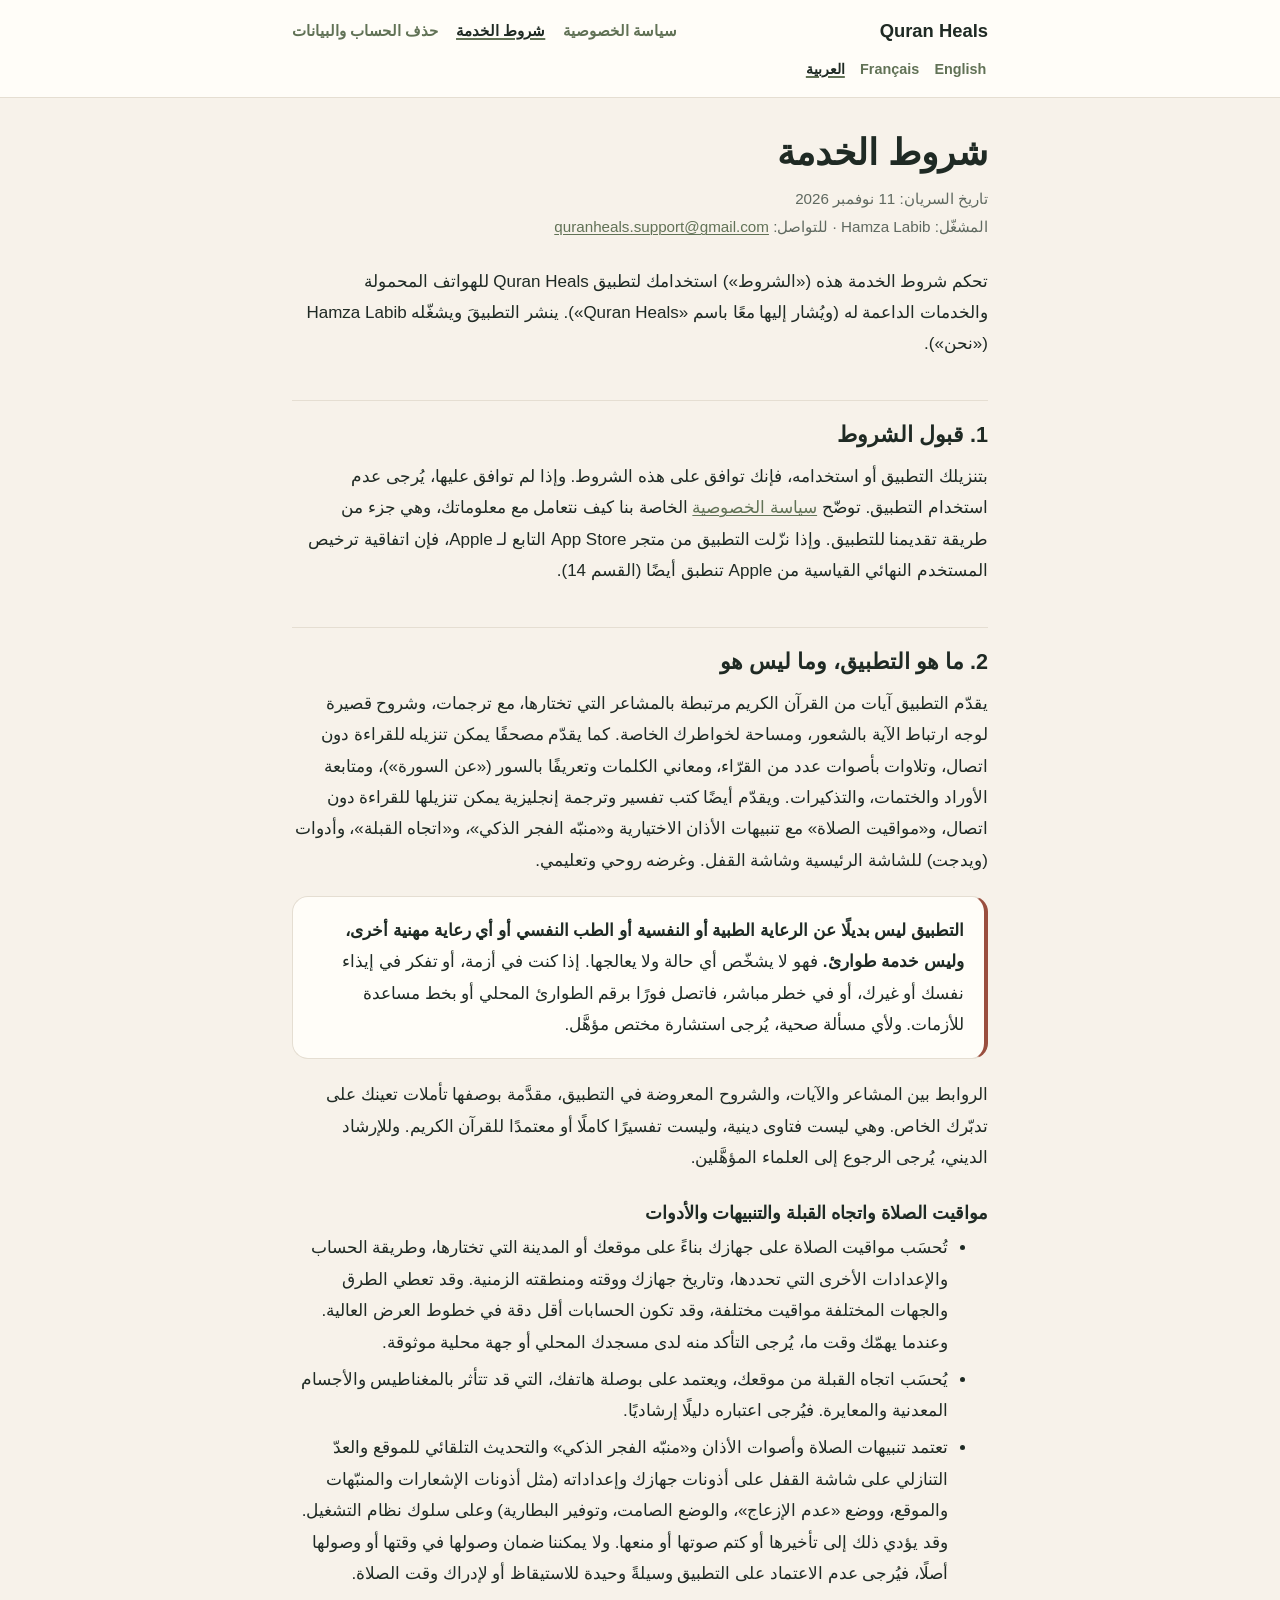
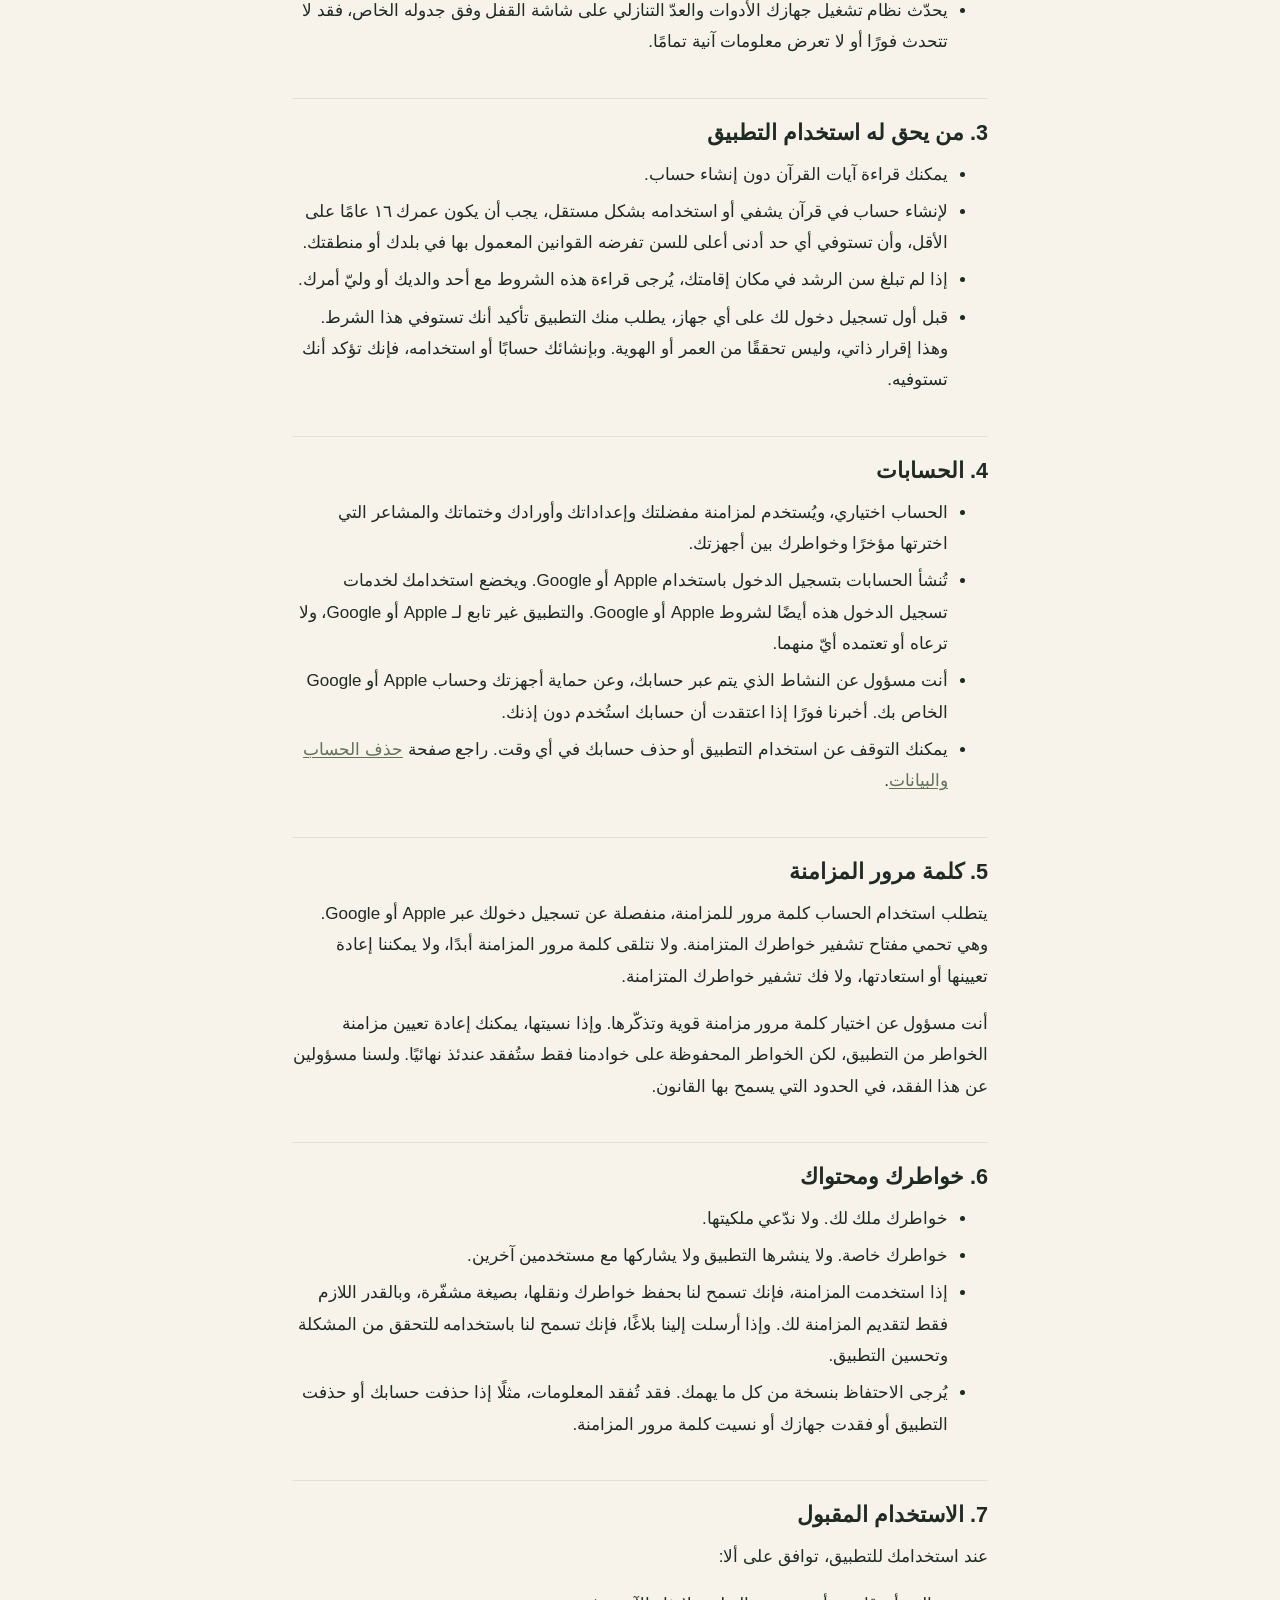
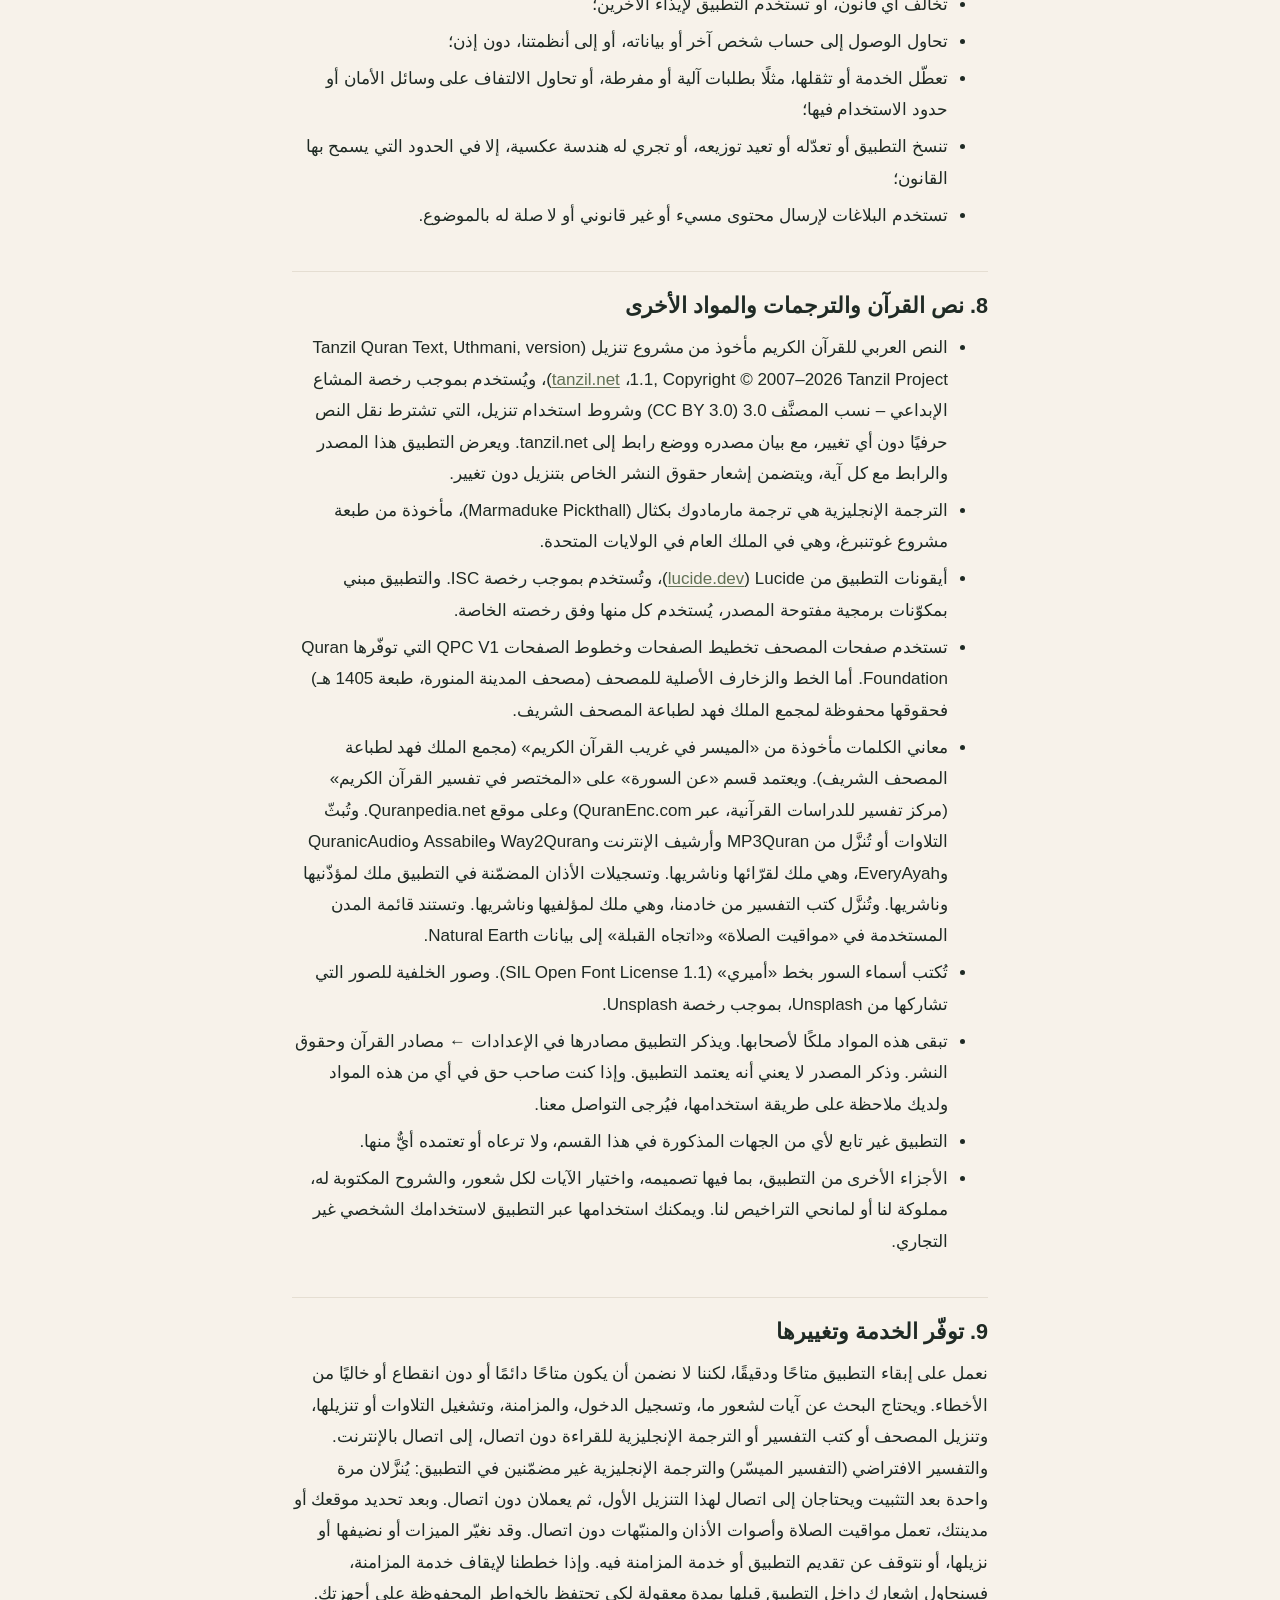
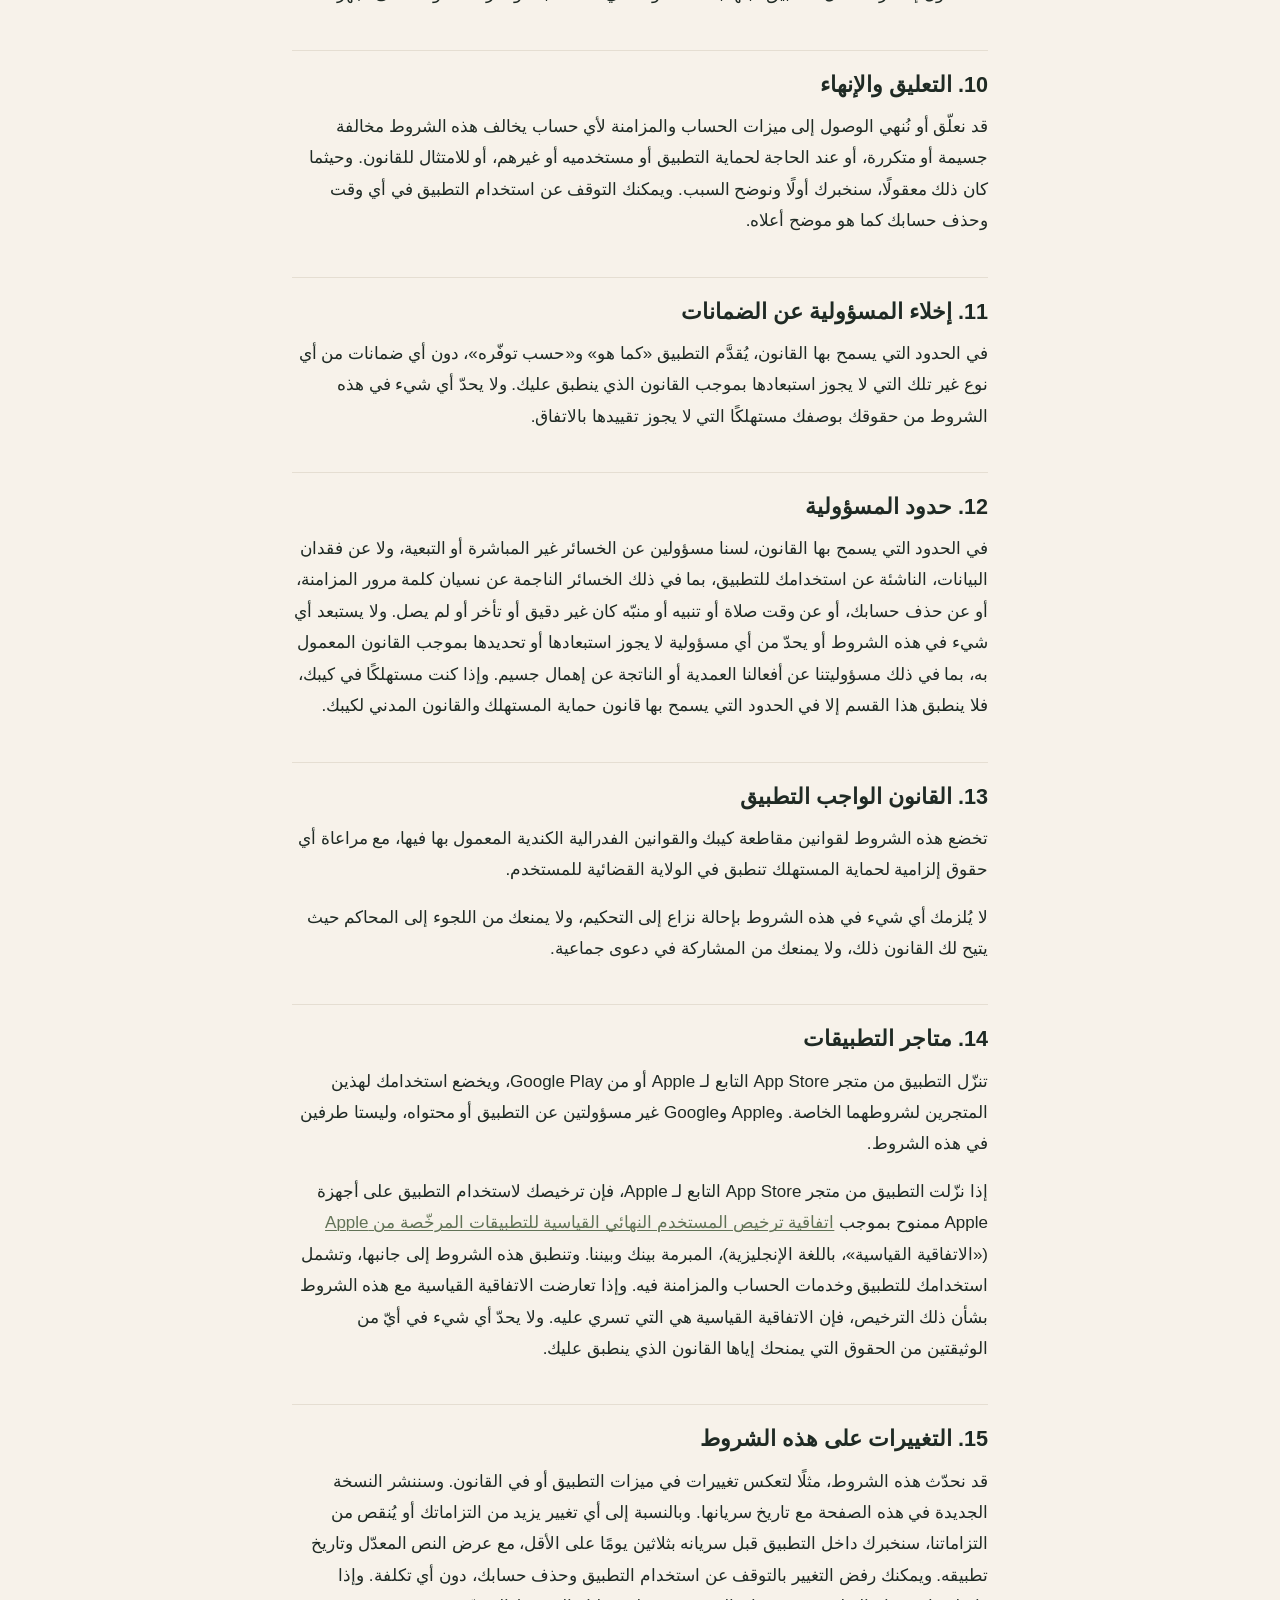
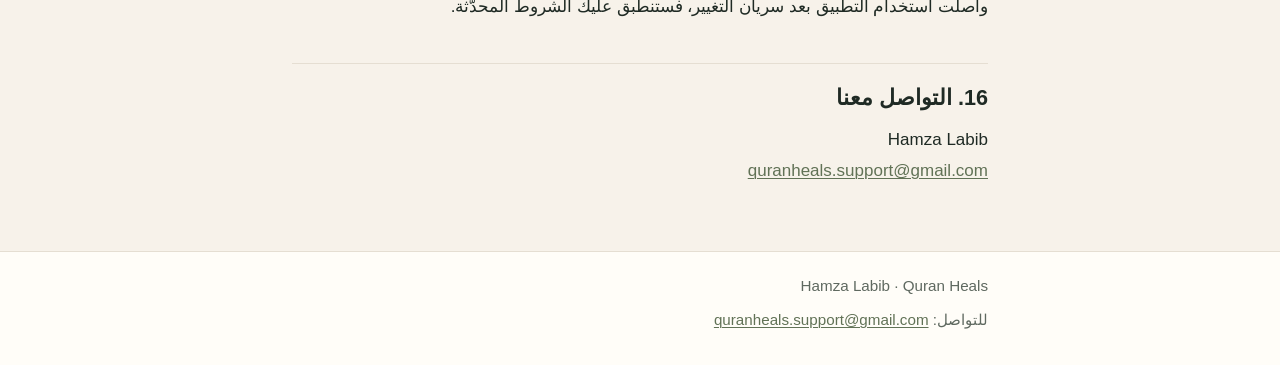
<file: ar/terms/index.html>
<!DOCTYPE html>
<html lang="ar" dir="rtl">
<head>
  <meta charset="utf-8">
  <meta name="viewport" content="width=device-width, initial-scale=1">
  <title>شروط الخدمة — Quran Heals</title>
  <meta name="description" content="شروط استخدام تطبيق Quran Heals وميزات الحساب والمزامنة الاختيارية.">
  <link rel="stylesheet" href="../../styles.css">
  <link rel="alternate" hreflang="en" href="https://quranheals.github.io/legal/terms/">
  <link rel="alternate" hreflang="fr-CA" href="https://quranheals.github.io/legal/fr/terms/">
  <link rel="alternate" hreflang="ar" href="https://quranheals.github.io/legal/ar/terms/">
  <link rel="alternate" hreflang="x-default" href="https://quranheals.github.io/legal/terms/">
</head>
<body>
  <a class="skip-link" href="#main">انتقل إلى المحتوى</a>
  <header class="site-header">
    <div class="inner">
      <a class="brand" href="../" dir="ltr">Quran Heals</a>
      <nav class="site-nav" aria-label="الوثائق القانونية">
        <ul>
          <li><a href="../privacy/">سياسة الخصوصية</a></li>
          <li><a href="../terms/" aria-current="page">شروط الخدمة</a></li>
          <li><a href="../delete-account/">حذف الحساب والبيانات</a></li>
        </ul>
      </nav>
      <nav class="lang-switch" aria-label="اللغة">
        <ul>
          <li><a href="../../terms/" lang="en" hreflang="en" dir="ltr">English</a></li>
          <li><a href="../../fr/terms/" lang="fr-CA" hreflang="fr-CA" dir="ltr">Français</a></li>
          <li><a href="../terms/" lang="ar" hreflang="ar" aria-current="true">العربية</a></li>
        </ul>
      </nav>
    </div>
  </header>

  <main id="main">

    <h1>شروط الخدمة</h1>
    <p class="meta">
      تاريخ السريان: 11 نوفمبر 2026<br>
      المشغّل: <span class="ltr">Hamza Labib</span> · للتواصل: <a href="mailto:quranheals.support@gmail.com" class="ltr">quranheals.support@gmail.com</a>
    </p>

    <p>تحكم شروط الخدمة هذه («الشروط») استخدامك لتطبيق <span class="ltr">Quran Heals</span> للهواتف المحمولة والخدمات الداعمة له (ويُشار إليها معًا باسم «<span class="ltr">Quran Heals</span>»). ينشر التطبيقَ ويشغّله <span class="ltr">Hamza Labib</span> («نحن»).</p>

    <h2 id="acceptance">1. قبول الشروط</h2>
    <p>بتنزيلك التطبيق أو استخدامه، فإنك توافق على هذه الشروط. وإذا لم توافق عليها، يُرجى عدم استخدام التطبيق. توضّح <a href="../privacy/">سياسة الخصوصية</a> الخاصة بنا كيف نتعامل مع معلوماتك، وهي جزء من طريقة تقديمنا للتطبيق. وإذا نزّلت التطبيق من متجر App Store التابع لـ Apple، فإن اتفاقية ترخيص المستخدم النهائي القياسية من Apple تنطبق أيضًا (القسم 14).</p>

    <h2 id="purpose">2. ما هو التطبيق، وما ليس هو</h2>
    <p>يقدّم التطبيق آيات من القرآن الكريم مرتبطة بالمشاعر التي تختارها، مع ترجمات، وشروح قصيرة لوجه ارتباط الآية بالشعور، ومساحة لخواطرك الخاصة. كما يقدّم مصحفًا يمكن تنزيله للقراءة دون اتصال، وتلاوات بأصوات عدد من القرّاء، ومعاني الكلمات وتعريفًا بالسور («عن السورة»)، ومتابعة الأوراد والختمات، والتذكيرات. ويقدّم أيضًا كتب تفسير وترجمة إنجليزية يمكن تنزيلها للقراءة دون اتصال، و«مواقيت الصلاة» مع تنبيهات الأذان الاختيارية و«منبّه الفجر الذكي»، و«اتجاه القبلة»، وأدوات (ويدجت) للشاشة الرئيسية وشاشة القفل. وغرضه روحي وتعليمي.</p>
    <div class="card important">
      <p><strong>التطبيق ليس بديلًا عن الرعاية الطبية أو النفسية أو الطب النفسي أو أي رعاية مهنية أخرى، وليس خدمة طوارئ.</strong> فهو لا يشخّص أي حالة ولا يعالجها. إذا كنت في أزمة، أو تفكر في إيذاء نفسك أو غيرك، أو في خطر مباشر، فاتصل فورًا برقم الطوارئ المحلي أو بخط مساعدة للأزمات. ولأي مسألة صحية، يُرجى استشارة مختص مؤهَّل.</p>
    </div>
    <p>الروابط بين المشاعر والآيات، والشروح المعروضة في التطبيق، مقدَّمة بوصفها تأملات تعينك على تدبّرك الخاص. وهي ليست فتاوى دينية، وليست تفسيرًا كاملًا أو معتمدًا للقرآن الكريم. وللإرشاد الديني، يُرجى الرجوع إلى العلماء المؤهَّلين.</p>

    <h3 id="prayer">مواقيت الصلاة واتجاه القبلة والتنبيهات والأدوات</h3>
    <ul>
      <li>تُحسَب مواقيت الصلاة على جهازك بناءً على موقعك أو المدينة التي تختارها، وطريقة الحساب والإعدادات الأخرى التي تحددها، وتاريخ جهازك ووقته ومنطقته الزمنية. وقد تعطي الطرق والجهات المختلفة مواقيت مختلفة، وقد تكون الحسابات أقل دقة في خطوط العرض العالية. وعندما يهمّك وقت ما، يُرجى التأكد منه لدى مسجدك المحلي أو جهة محلية موثوقة.</li>
      <li>يُحسَب اتجاه القبلة من موقعك، ويعتمد على بوصلة هاتفك، التي قد تتأثر بالمغناطيس والأجسام المعدنية والمعايرة. فيُرجى اعتباره دليلًا إرشاديًا.</li>
      <li>تعتمد تنبيهات الصلاة وأصوات الأذان و«منبّه الفجر الذكي» والتحديث التلقائي للموقع والعدّ التنازلي على شاشة القفل على أذونات جهازك وإعداداته (مثل أذونات الإشعارات والمنبّهات والموقع، ووضع «عدم الإزعاج»، والوضع الصامت، وتوفير البطارية) وعلى سلوك نظام التشغيل. وقد يؤدي ذلك إلى تأخيرها أو كتم صوتها أو منعها. ولا يمكننا ضمان وصولها في وقتها أو وصولها أصلًا، فيُرجى عدم الاعتماد على التطبيق وسيلةً وحيدة للاستيقاظ أو لإدراك وقت الصلاة.</li>
      <li>يحدّث نظام تشغيل جهازك الأدوات والعدّ التنازلي على شاشة القفل وفق جدوله الخاص، فقد لا تتحدث فورًا أو لا تعرض معلومات آنية تمامًا.</li>
    </ul>

    <h2 id="eligibility">3. من يحق له استخدام التطبيق</h2>
    <ul>
      <li>يمكنك قراءة آيات القرآن دون إنشاء حساب.</li>
      <li>لإنشاء حساب في قرآن يشفي أو استخدامه بشكل مستقل، يجب أن يكون عمرك ١٦ عامًا على الأقل، وأن تستوفي أي حد أدنى أعلى للسن تفرضه القوانين المعمول بها في بلدك أو منطقتك.</li>
      <li>إذا لم تبلغ سن الرشد في مكان إقامتك، يُرجى قراءة هذه الشروط مع أحد والديك أو وليّ أمرك.</li>
      <li>قبل أول تسجيل دخول لك على أي جهاز، يطلب منك التطبيق تأكيد أنك تستوفي هذا الشرط. وهذا إقرار ذاتي، وليس تحققًا من العمر أو الهوية. وبإنشائك حسابًا أو استخدامه، فإنك تؤكد أنك تستوفيه.</li>
    </ul>

    <h2 id="accounts">4. الحسابات</h2>
    <ul>
      <li>الحساب اختياري، ويُستخدم لمزامنة مفضلتك وإعداداتك وأورادك وختماتك والمشاعر التي اخترتها مؤخرًا وخواطرك بين أجهزتك.</li>
      <li>تُنشأ الحسابات بتسجيل الدخول باستخدام Apple أو Google. ويخضع استخدامك لخدمات تسجيل الدخول هذه أيضًا لشروط Apple أو Google. والتطبيق غير تابع لـ Apple أو Google، ولا ترعاه أو تعتمده أيّ منهما.</li>
      <li>أنت مسؤول عن النشاط الذي يتم عبر حسابك، وعن حماية أجهزتك وحساب Apple أو Google الخاص بك. أخبرنا فورًا إذا اعتقدت أن حسابك استُخدم دون إذنك.</li>
      <li>يمكنك التوقف عن استخدام التطبيق أو حذف حسابك في أي وقت. راجع صفحة <a href="../delete-account/">حذف الحساب والبيانات</a>.</li>
    </ul>

    <h2 id="sync-password">5. كلمة مرور المزامنة</h2>
    <p>يتطلب استخدام الحساب كلمة مرور للمزامنة، منفصلة عن تسجيل دخولك عبر Apple أو Google. وهي تحمي مفتاح تشفير خواطرك المتزامنة. ولا نتلقى كلمة مرور المزامنة أبدًا، ولا يمكننا إعادة تعيينها أو استعادتها، ولا فك تشفير خواطرك المتزامنة.</p>
    <p>أنت مسؤول عن اختيار كلمة مرور مزامنة قوية وتذكّرها. وإذا نسيتها، يمكنك إعادة تعيين مزامنة الخواطر من التطبيق، لكن الخواطر المحفوظة على خوادمنا فقط ستُفقد عندئذ نهائيًا. ولسنا مسؤولين عن هذا الفقد، في الحدود التي يسمح بها القانون.</p>

    <h2 id="content">6. خواطرك ومحتواك</h2>
    <ul>
      <li>خواطرك ملك لك. ولا ندّعي ملكيتها.</li>
      <li>خواطرك خاصة. ولا ينشرها التطبيق ولا يشاركها مع مستخدمين آخرين.</li>
      <li>إذا استخدمت المزامنة، فإنك تسمح لنا بحفظ خواطرك ونقلها، بصيغة مشفّرة، وبالقدر اللازم فقط لتقديم المزامنة لك. وإذا أرسلت إلينا بلاغًا، فإنك تسمح لنا باستخدامه للتحقق من المشكلة وتحسين التطبيق.</li>
      <li>يُرجى الاحتفاظ بنسخة من كل ما يهمك. فقد تُفقد المعلومات، مثلًا إذا حذفت حسابك أو حذفت التطبيق أو فقدت جهازك أو نسيت كلمة مرور المزامنة.</li>
    </ul>

    <h2 id="use">7. الاستخدام المقبول</h2>
    <p>عند استخدامك للتطبيق، توافق على ألا:</p>
    <ul>
      <li>تخالف أي قانون، أو تستخدم التطبيق لإيذاء الآخرين؛</li>
      <li>تحاول الوصول إلى حساب شخص آخر أو بياناته، أو إلى أنظمتنا، دون إذن؛</li>
      <li>تعطّل الخدمة أو تثقلها، مثلًا بطلبات آلية أو مفرطة، أو تحاول الالتفاف على وسائل الأمان أو حدود الاستخدام فيها؛</li>
      <li>تنسخ التطبيق أو تعدّله أو تعيد توزيعه، أو تجري له هندسة عكسية، إلا في الحدود التي يسمح بها القانون؛</li>
      <li>تستخدم البلاغات لإرسال محتوى مسيء أو غير قانوني أو لا صلة له بالموضوع.</li>
    </ul>

    <h2 id="materials">8. نص القرآن والترجمات والمواد الأخرى</h2>
    <ul>
      <li>النص العربي للقرآن الكريم مأخوذ من مشروع تنزيل (<span class="ltr">Tanzil Quran Text, Uthmani, version 1.1, Copyright © 2007–2026 Tanzil Project</span>، <a href="https://tanzil.net" class="ltr">tanzil.net</a>)، ويُستخدم بموجب رخصة المشاع الإبداعي – نسب المصنَّف 3.0 (<span class="ltr">CC BY 3.0</span>) وشروط استخدام تنزيل، التي تشترط نقل النص حرفيًا دون أي تغيير، مع بيان مصدره ووضع رابط إلى <span class="ltr">tanzil.net</span>. ويعرض التطبيق هذا المصدر والرابط مع كل آية، ويتضمن إشعار حقوق النشر الخاص بتنزيل دون تغيير.</li>
      <li>الترجمة الإنجليزية هي ترجمة مارمادوك بكثال (<span class="ltr">Marmaduke Pickthall</span>)، مأخوذة من طبعة مشروع غوتنبرغ، وهي في الملك العام في الولايات المتحدة.</li>
      <li>أيقونات التطبيق من <span class="ltr">Lucide</span> (<a href="https://lucide.dev" class="ltr">lucide.dev</a>)، وتُستخدم بموجب رخصة <span class="ltr">ISC</span>. والتطبيق مبني بمكوّنات برمجية مفتوحة المصدر، يُستخدم كل منها وفق رخصته الخاصة.</li>
      <li>تستخدم صفحات المصحف تخطيط الصفحات وخطوط الصفحات <span class="ltr">QPC V1</span> التي توفّرها <span class="ltr">Quran Foundation</span>. أما الخط والزخارف الأصلية للمصحف (مصحف المدينة المنورة، طبعة 1405 هـ) فحقوقها محفوظة لمجمع الملك فهد لطباعة المصحف الشريف.</li>
      <li>معاني الكلمات مأخوذة من «الميسر في غريب القرآن الكريم» (مجمع الملك فهد لطباعة المصحف الشريف). ويعتمد قسم «عن السورة» على «المختصر في تفسير القرآن الكريم» (مركز تفسير للدراسات القرآنية، عبر <span class="ltr">QuranEnc.com</span>) وعلى موقع <span class="ltr">Quranpedia.net</span>. وتُبثّ التلاوات أو تُنزَّل من <span class="ltr">MP3Quran</span> وأرشيف الإنترنت و<span class="ltr">Way2Quran</span> و<span class="ltr">Assabile</span> و<span class="ltr">QuranicAudio</span> و<span class="ltr">EveryAyah</span>، وهي ملك لقرّائها وناشريها. وتسجيلات الأذان المضمّنة في التطبيق ملك لمؤذّنيها وناشريها. وتُنزَّل كتب التفسير من خادمنا، وهي ملك لمؤلفيها وناشريها. وتستند قائمة المدن المستخدمة في «مواقيت الصلاة» و«اتجاه القبلة» إلى بيانات <span class="ltr">Natural Earth</span>.</li>
      <li>تُكتب أسماء السور بخط «أميري» (<span class="ltr">SIL Open Font License 1.1</span>). وصور الخلفية للصور التي تشاركها من <span class="ltr">Unsplash</span>، بموجب رخصة <span class="ltr">Unsplash</span>.</li>
      <li>تبقى هذه المواد ملكًا لأصحابها. ويذكر التطبيق مصادرها في الإعدادات ← مصادر القرآن وحقوق النشر. وذكر المصدر لا يعني أنه يعتمد التطبيق. وإذا كنت صاحب حق في أي من هذه المواد ولديك ملاحظة على طريقة استخدامها، فيُرجى التواصل معنا.</li>
      <li>التطبيق غير تابع لأي من الجهات المذكورة في هذا القسم، ولا ترعاه أو تعتمده أيٌّ منها.</li>
      <li>الأجزاء الأخرى من التطبيق، بما فيها تصميمه، واختيار الآيات لكل شعور، والشروح المكتوبة له، مملوكة لنا أو لمانحي التراخيص لنا. ويمكنك استخدامها عبر التطبيق لاستخدامك الشخصي غير التجاري.</li>
    </ul>

    <h2 id="availability">9. توفّر الخدمة وتغييرها</h2>
    <p>نعمل على إبقاء التطبيق متاحًا ودقيقًا، لكننا لا نضمن أن يكون متاحًا دائمًا أو دون انقطاع أو خاليًا من الأخطاء. ويحتاج البحث عن آيات لشعور ما، وتسجيل الدخول، والمزامنة، وتشغيل التلاوات أو تنزيلها، وتنزيل المصحف أو كتب التفسير أو الترجمة الإنجليزية للقراءة دون اتصال، إلى اتصال بالإنترنت. والتفسير الافتراضي (التفسير الميسّر) والترجمة الإنجليزية غير مضمّنين في التطبيق: يُنزَّلان مرة واحدة بعد التثبيت ويحتاجان إلى اتصال لهذا التنزيل الأول، ثم يعملان دون اتصال. وبعد تحديد موقعك أو مدينتك، تعمل مواقيت الصلاة وأصوات الأذان والمنبّهات دون اتصال. وقد نغيّر الميزات أو نضيفها أو نزيلها، أو نتوقف عن تقديم التطبيق أو خدمة المزامنة فيه. وإذا خططنا لإيقاف خدمة المزامنة، فسنحاول إشعارك داخل التطبيق قبلها بمدة معقولة لكي تحتفظ بالخواطر المحفوظة على أجهزتك.</p>

    <h2 id="termination">10. التعليق والإنهاء</h2>
    <p>قد نعلّق أو نُنهي الوصول إلى ميزات الحساب والمزامنة لأي حساب يخالف هذه الشروط مخالفة جسيمة أو متكررة، أو عند الحاجة لحماية التطبيق أو مستخدميه أو غيرهم، أو للامتثال للقانون. وحيثما كان ذلك معقولًا، سنخبرك أولًا ونوضح السبب. ويمكنك التوقف عن استخدام التطبيق في أي وقت وحذف حسابك كما هو موضح أعلاه.</p>

    <h2 id="disclaimers">11. إخلاء المسؤولية عن الضمانات</h2>
    <p>في الحدود التي يسمح بها القانون، يُقدَّم التطبيق «كما هو» و«حسب توفّره»، دون أي ضمانات من أي نوع غير تلك التي لا يجوز استبعادها بموجب القانون الذي ينطبق عليك. ولا يحدّ أي شيء في هذه الشروط من حقوقك بوصفك مستهلكًا التي لا يجوز تقييدها بالاتفاق.</p>

    <h2 id="liability">12. حدود المسؤولية</h2>
    <p>في الحدود التي يسمح بها القانون، لسنا مسؤولين عن الخسائر غير المباشرة أو التبعية، ولا عن فقدان البيانات، الناشئة عن استخدامك للتطبيق، بما في ذلك الخسائر الناجمة عن نسيان كلمة مرور المزامنة، أو عن حذف حسابك، أو عن وقت صلاة أو تنبيه أو منبّه كان غير دقيق أو تأخر أو لم يصل. ولا يستبعد أي شيء في هذه الشروط أو يحدّ من أي مسؤولية لا يجوز استبعادها أو تحديدها بموجب القانون المعمول به، بما في ذلك مسؤوليتنا عن أفعالنا العمدية أو الناتجة عن إهمال جسيم. وإذا كنت مستهلكًا في كيبك، فلا ينطبق هذا القسم إلا في الحدود التي يسمح بها قانون حماية المستهلك والقانون المدني لكيبك.</p>

    <h2 id="law">13. القانون الواجب التطبيق</h2>
    <p>تخضع هذه الشروط لقوانين مقاطعة كيبك والقوانين الفدرالية الكندية المعمول بها فيها، مع مراعاة أي حقوق إلزامية لحماية المستهلك تنطبق في الولاية القضائية للمستخدم.</p>
    <p>لا يُلزمك أي شيء في هذه الشروط بإحالة نزاع إلى التحكيم، ولا يمنعك من اللجوء إلى المحاكم حيث يتيح لك القانون ذلك، ولا يمنعك من المشاركة في دعوى جماعية.</p>

    <h2 id="stores">14. متاجر التطبيقات</h2>
    <p>تنزّل التطبيق من متجر App Store التابع لـ Apple أو من Google Play، ويخضع استخدامك لهذين المتجرين لشروطهما الخاصة. وApple وGoogle غير مسؤولتين عن التطبيق أو محتواه، وليستا طرفين في هذه الشروط.</p>
    <p>إذا نزّلت التطبيق من متجر App Store التابع لـ Apple، فإن ترخيصك لاستخدام التطبيق على أجهزة Apple ممنوح بموجب <a href="https://www.apple.com/legal/internet-services/itunes/dev/stdeula/" hreflang="en">اتفاقية ترخيص المستخدم النهائي القياسية للتطبيقات المرخّصة من Apple</a> («الاتفاقية القياسية»، باللغة الإنجليزية)، المبرمة بينك وبيننا. وتنطبق هذه الشروط إلى جانبها، وتشمل استخدامك للتطبيق وخدمات الحساب والمزامنة فيه. وإذا تعارضت الاتفاقية القياسية مع هذه الشروط بشأن ذلك الترخيص، فإن الاتفاقية القياسية هي التي تسري عليه. ولا يحدّ أي شيء في أيّ من الوثيقتين من الحقوق التي يمنحك إياها القانون الذي ينطبق عليك.</p>

    <h2 id="changes">15. التغييرات على هذه الشروط</h2>
    <p>قد نحدّث هذه الشروط، مثلًا لتعكس تغييرات في ميزات التطبيق أو في القانون. وسننشر النسخة الجديدة في هذه الصفحة مع تاريخ سريانها. وبالنسبة إلى أي تغيير يزيد من التزاماتك أو يُنقص من التزاماتنا، سنخبرك داخل التطبيق قبل سريانه بثلاثين يومًا على الأقل، مع عرض النص المعدّل وتاريخ تطبيقه. ويمكنك رفض التغيير بالتوقف عن استخدام التطبيق وحذف حسابك، دون أي تكلفة. وإذا واصلت استخدام التطبيق بعد سريان التغيير، فستنطبق عليك الشروط المحدّثة.</p>

    <h2 id="contact">16. التواصل معنا</h2>
    <p><span class="ltr">Hamza Labib</span><br><a href="mailto:quranheals.support@gmail.com" class="ltr">quranheals.support@gmail.com</a></p>
  </main>

  <footer class="site-footer">
    <div class="inner">
      <p><span class="ltr">Quran Heals</span> · <span class="ltr">Hamza Labib</span></p>
      <p>للتواصل: <a href="mailto:quranheals.support@gmail.com" class="ltr">quranheals.support@gmail.com</a></p>
    </div>
  </footer>
</body>
</html>
</file>
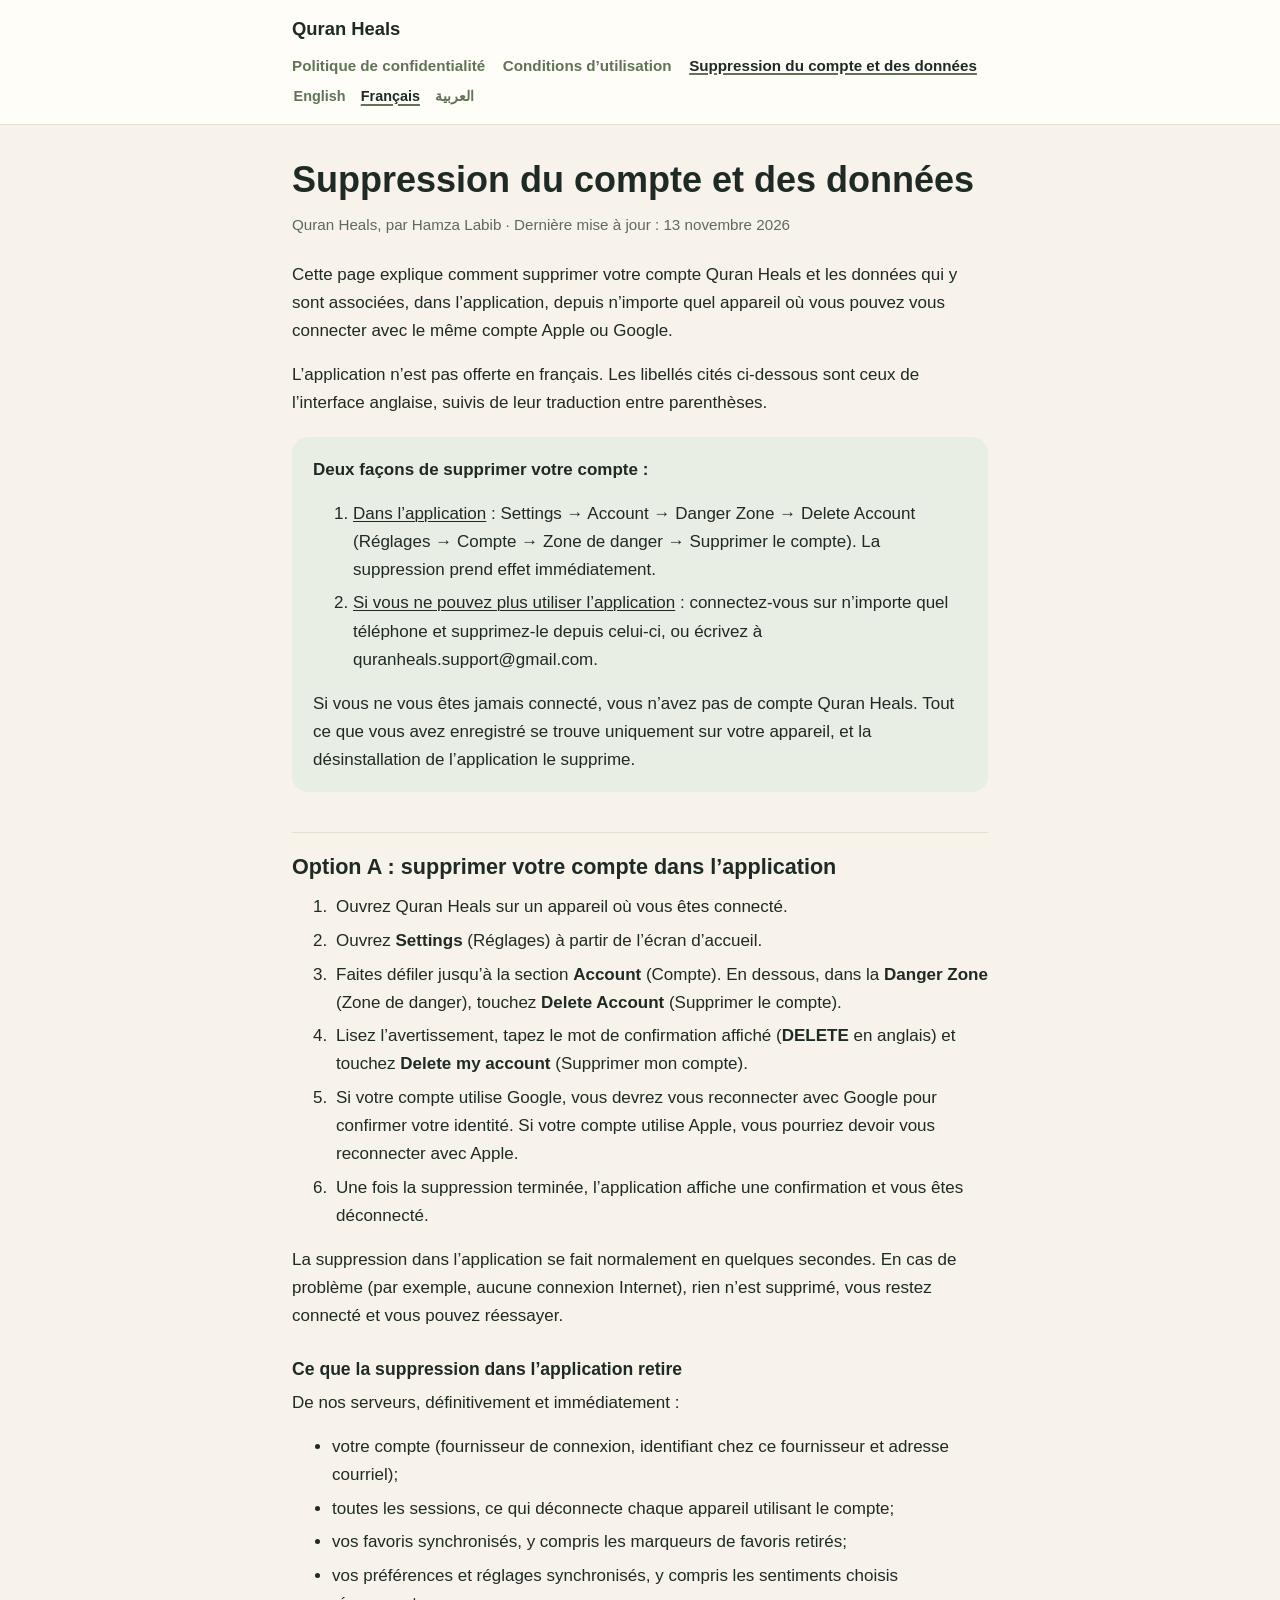
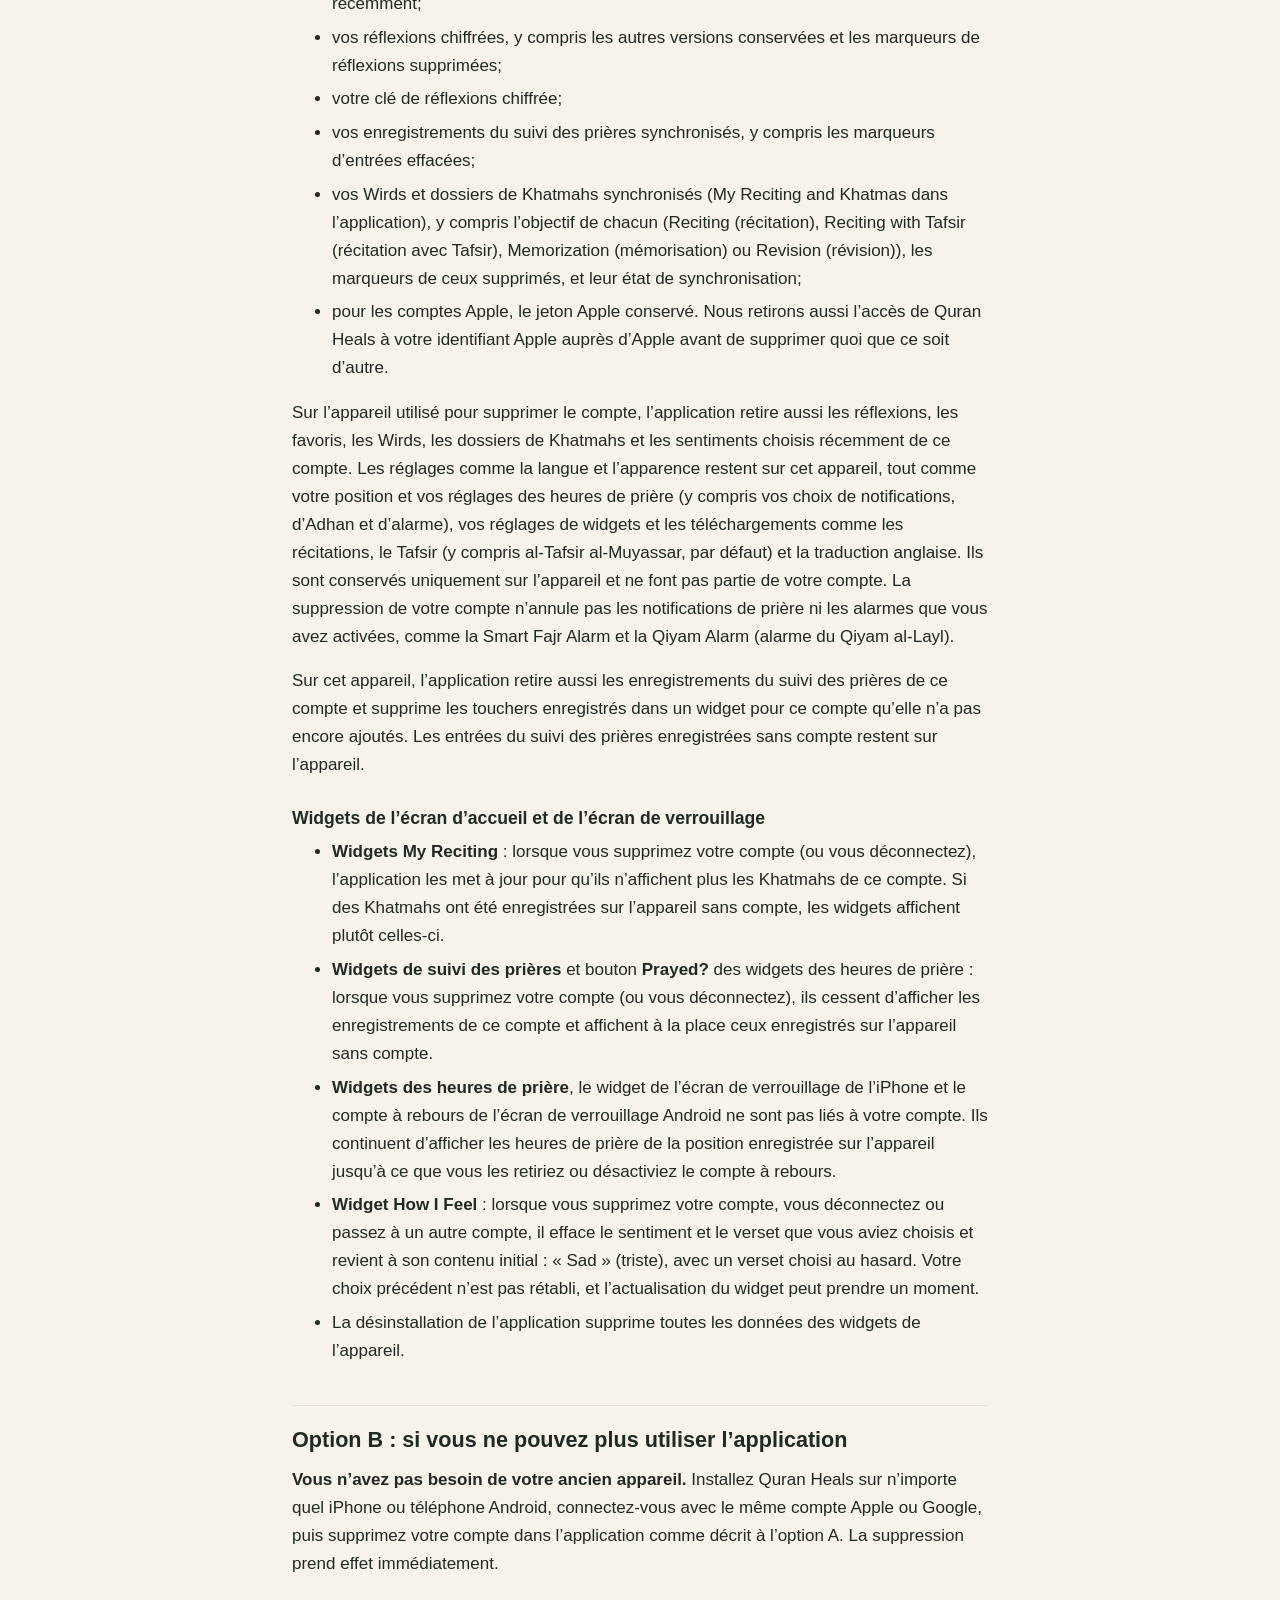
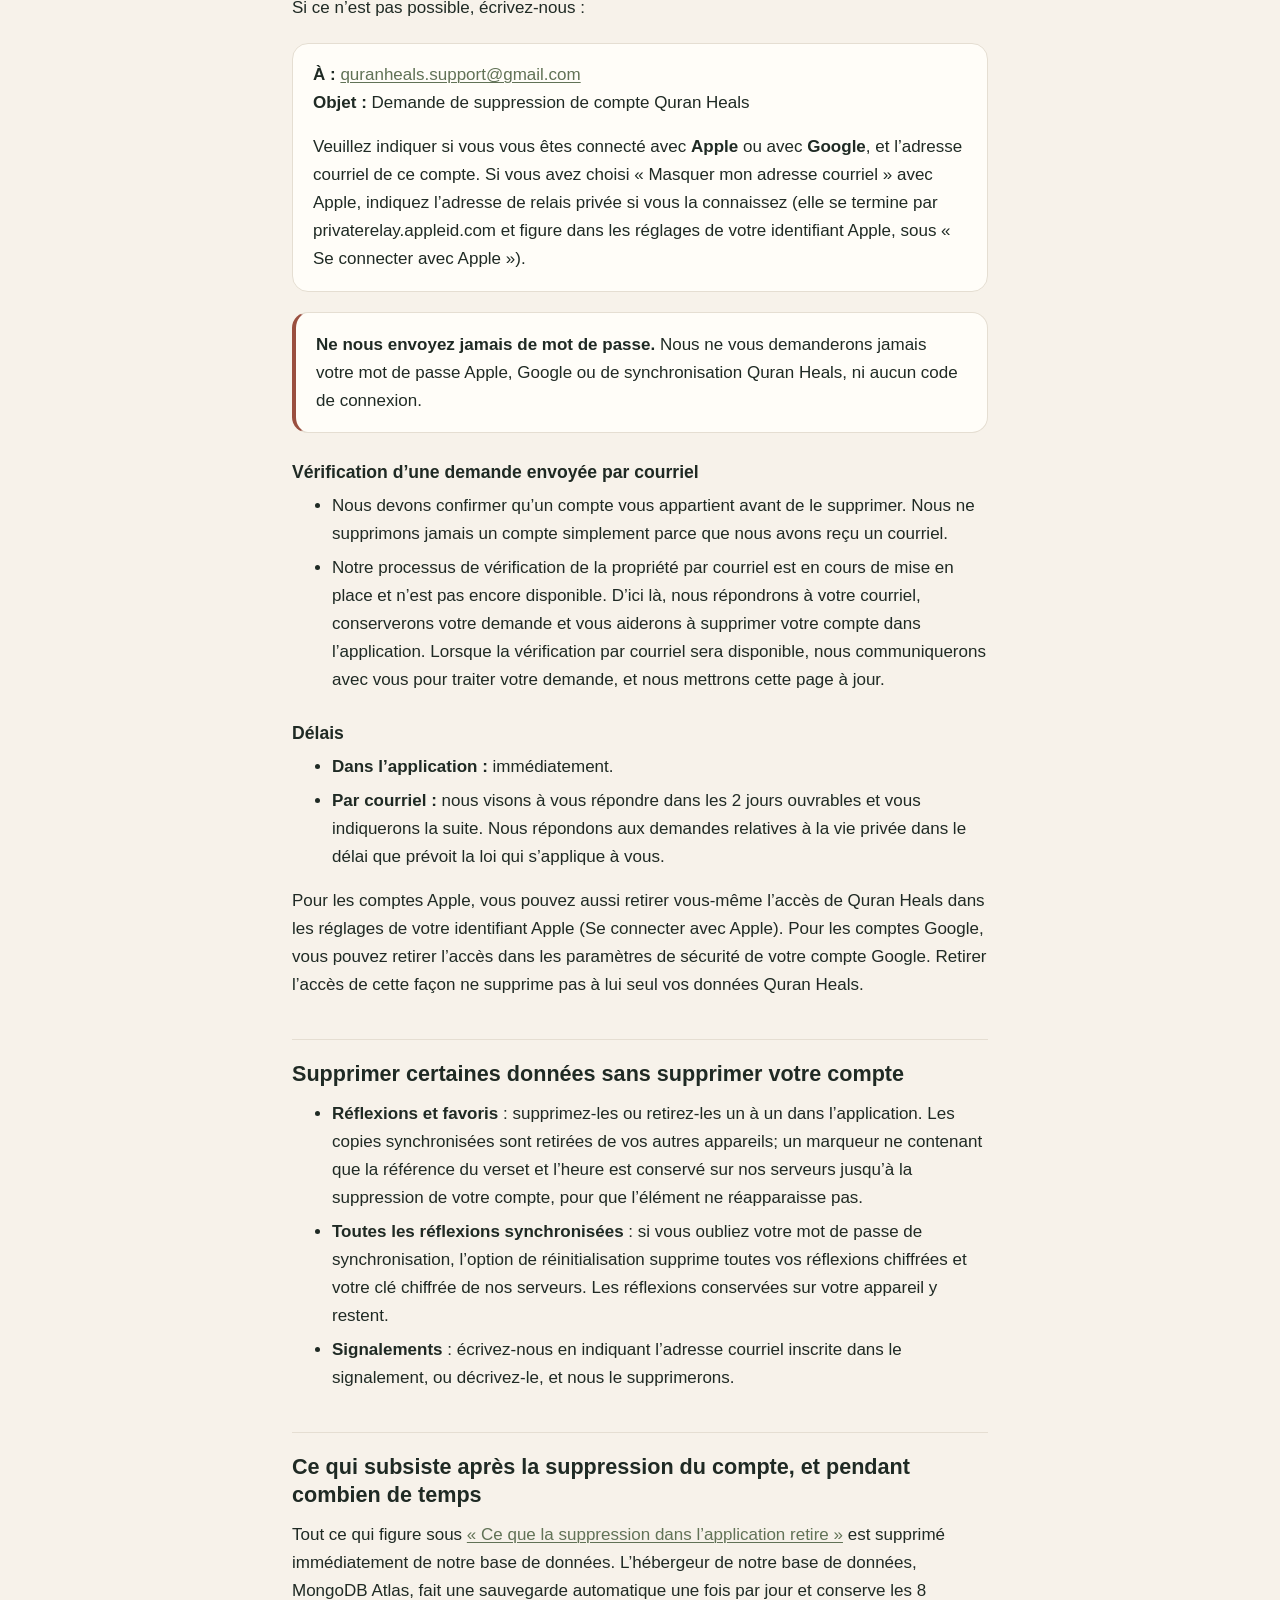
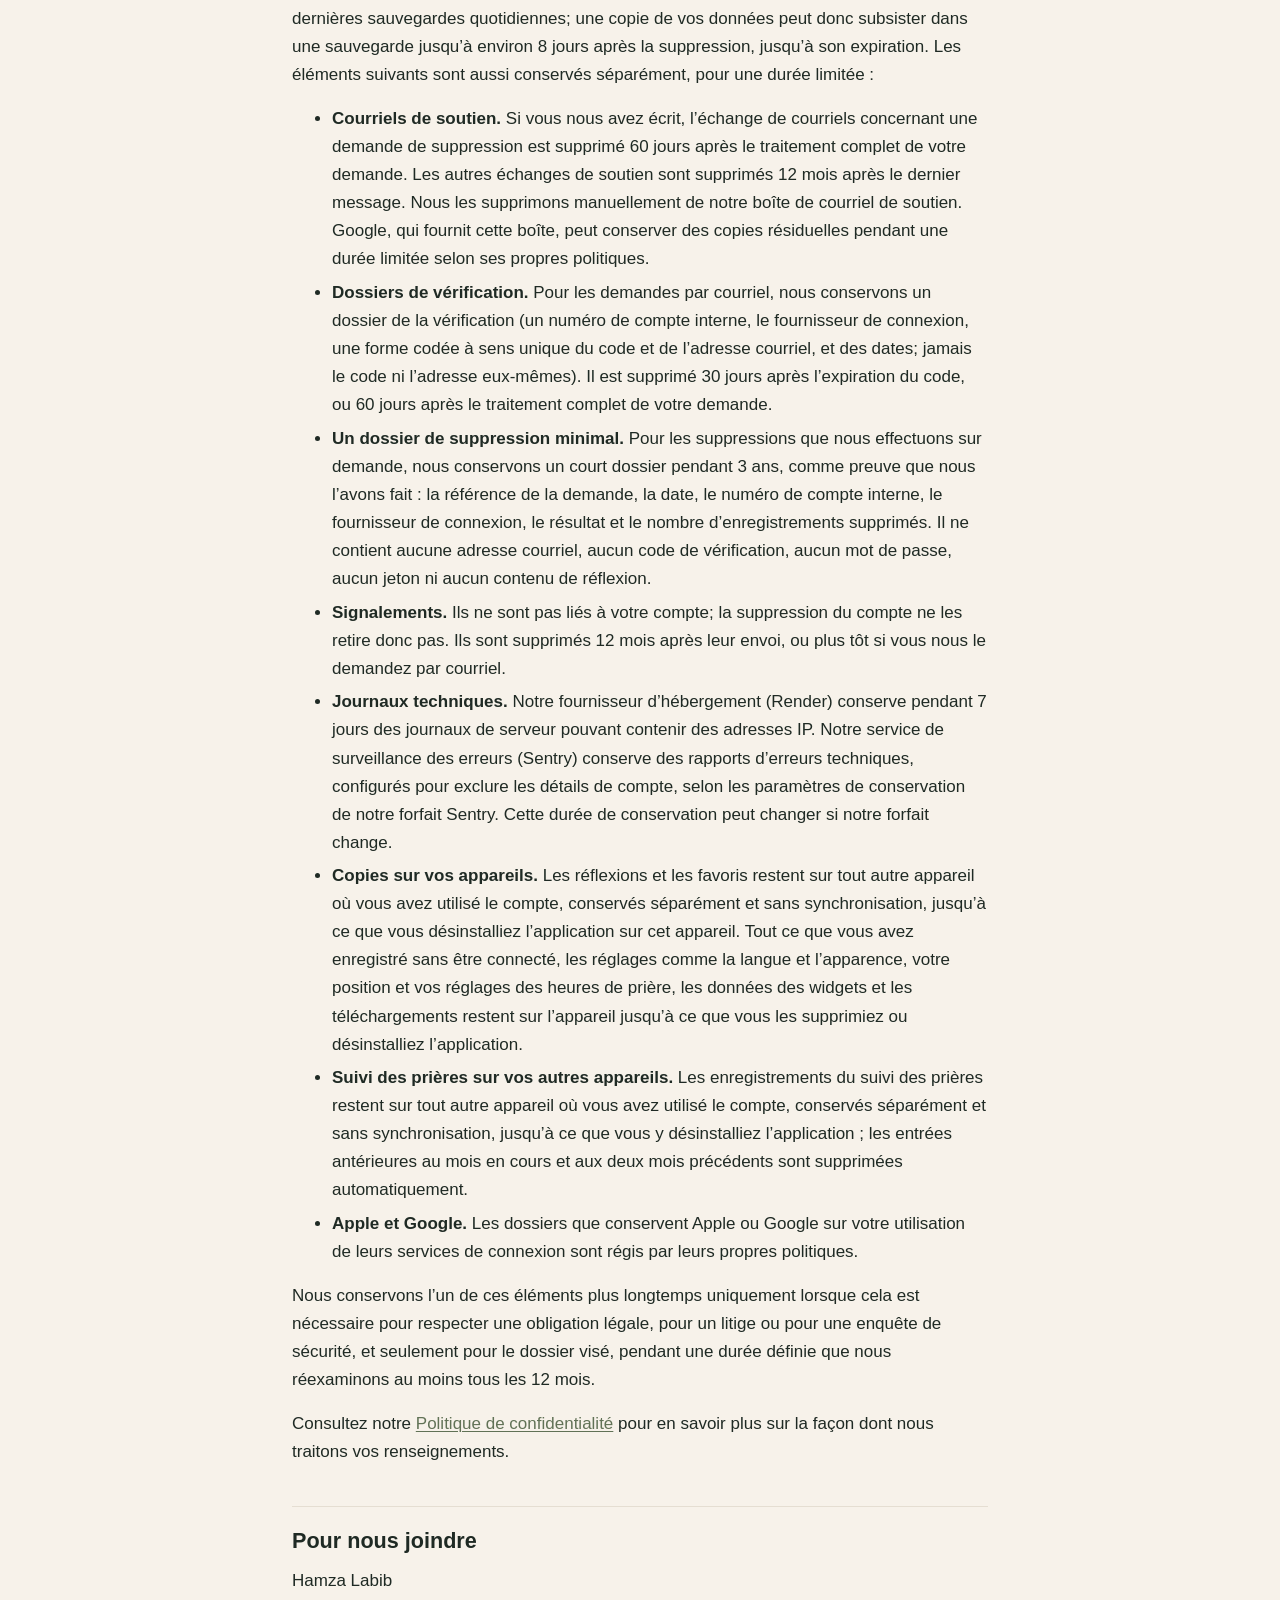
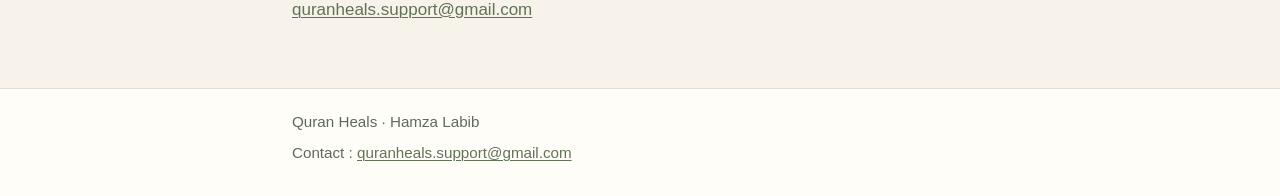
<file: fr/delete-account/index.html>
<!DOCTYPE html>
<html lang="fr-CA" dir="ltr">
<head>
  <meta charset="utf-8">
  <meta name="viewport" content="width=device-width, initial-scale=1">
  <title>Suppression du compte et des données — Quran Heals</title>
  <meta name="description" content="Comment supprimer votre compte Quran Heals et vos données, dans l’application ou par courriel.">
  <link rel="stylesheet" href="../../styles.css">
  <link rel="alternate" hreflang="en" href="https://quranheals.github.io/legal/delete-account/">
  <link rel="alternate" hreflang="fr-CA" href="https://quranheals.github.io/legal/fr/delete-account/">
  <link rel="alternate" hreflang="ar" href="https://quranheals.github.io/legal/ar/delete-account/">
  <link rel="alternate" hreflang="x-default" href="https://quranheals.github.io/legal/delete-account/">
</head>
<body>
  <a class="skip-link" href="#main">Passer au contenu</a>
  <header class="site-header">
    <div class="inner">
      <a class="brand" href="../">Quran Heals</a>
      <nav class="site-nav" aria-label="Documents juridiques">
        <ul>
          <li><a href="../privacy/">Politique de confidentialité</a></li>
          <li><a href="../terms/">Conditions d’utilisation</a></li>
          <li><a href="../delete-account/" aria-current="page">Suppression du compte et des données</a></li>
        </ul>
      </nav>
      <nav class="lang-switch" aria-label="Langue">
        <ul>
          <li><a href="../../delete-account/" lang="en" hreflang="en">English</a></li>
          <li><a href="../delete-account/" lang="fr-CA" hreflang="fr-CA" aria-current="true">Français</a></li>
          <li><a href="../../ar/delete-account/" lang="ar" hreflang="ar" dir="rtl">العربية</a></li>
        </ul>
      </nav>
    </div>
  </header>

  <main id="main">

    <h1>Suppression du compte et des données</h1>
    <p class="meta">
      Quran Heals, par Hamza Labib · Dernière mise à jour : 13 novembre 2026
    </p>

    <p>Cette page explique comment supprimer votre compte Quran Heals et les données qui y sont associées, dans l’application, depuis n’importe quel appareil où vous pouvez vous connecter avec le même compte Apple ou Google.</p>
    <p>L’application n’est pas offerte en français. Les libellés cités ci-dessous sont ceux de l’interface anglaise, suivis de leur traduction entre parenthèses.</p>

    <div class="card summary">
      <p><strong>Deux façons de supprimer votre compte :</strong></p>
      <ol>
        <li><a href="#in-app">Dans l’application</a> : <span lang="en">Settings → Account → Danger Zone → Delete Account</span> (Réglages → Compte → Zone de danger → Supprimer le compte). La suppression prend effet immédiatement.</li>
        <li><a href="#by-email">Si vous ne pouvez plus utiliser l’application</a> : connectez-vous sur n’importe quel téléphone et supprimez-le depuis celui-ci, ou écrivez à quranheals.support@gmail.com.</li>
      </ol>
      <p>Si vous ne vous êtes jamais connecté, vous n’avez pas de compte Quran Heals. Tout ce que vous avez enregistré se trouve uniquement sur votre appareil, et la désinstallation de l’application le supprime.</p>
    </div>

    <h2 id="in-app">Option A : supprimer votre compte dans l’application</h2>
    <ol class="steps">
      <li>Ouvrez Quran Heals sur un appareil où vous êtes connecté.</li>
      <li>Ouvrez <strong lang="en">Settings</strong> (Réglages) à partir de l’écran d’accueil.</li>
      <li>Faites défiler jusqu’à la section <strong lang="en">Account</strong> (Compte). En dessous, dans la <strong lang="en">Danger Zone</strong> (Zone de danger), touchez <strong lang="en">Delete Account</strong> (Supprimer le compte).</li>
      <li>Lisez l’avertissement, tapez le mot de confirmation affiché (<strong lang="en">DELETE</strong> en anglais) et touchez <strong lang="en">Delete my account</strong> (Supprimer mon compte).</li>
      <li>Si votre compte utilise Google, vous devrez vous reconnecter avec Google pour confirmer votre identité. Si votre compte utilise Apple, vous pourriez devoir vous reconnecter avec Apple.</li>
      <li>Une fois la suppression terminée, l’application affiche une confirmation et vous êtes déconnecté.</li>
    </ol>
    <p>La suppression dans l’application se fait normalement en quelques secondes. En cas de problème (par exemple, aucune connexion Internet), rien n’est supprimé, vous restez connecté et vous pouvez réessayer.</p>

    <h3>Ce que la suppression dans l’application retire</h3>
    <p>De nos serveurs, définitivement et immédiatement :</p>
    <ul>
      <li>votre compte (fournisseur de connexion, identifiant chez ce fournisseur et adresse courriel);</li>
      <li>toutes les sessions, ce qui déconnecte chaque appareil utilisant le compte;</li>
      <li>vos favoris synchronisés, y compris les marqueurs de favoris retirés;</li>
      <li>vos préférences et réglages synchronisés, y compris les sentiments choisis récemment;</li>
      <li>vos réflexions chiffrées, y compris les autres versions conservées et les marqueurs de réflexions supprimées;</li>
      <li>votre clé de réflexions chiffrée;</li>
      <li>vos enregistrements du suivi des prières synchronisés, y compris les marqueurs d’entrées effacées;</li>
      <li>vos Wirds et dossiers de Khatmahs synchronisés (<span lang="en">My Reciting and Khatmas</span> dans l’application), y compris l’objectif de chacun (<span lang="en">Reciting</span> (récitation), <span lang="en">Reciting with Tafsir</span> (récitation avec Tafsir), <span lang="en">Memorization</span> (mémorisation) ou <span lang="en">Revision</span> (révision)), les marqueurs de ceux supprimés, et leur état de synchronisation;</li>
      <li>pour les comptes Apple, le jeton Apple conservé. Nous retirons aussi l’accès de Quran Heals à votre identifiant Apple auprès d’Apple avant de supprimer quoi que ce soit d’autre.</li>
    </ul>
    <p>Sur l’appareil utilisé pour supprimer le compte, l’application retire aussi les réflexions, les favoris, les Wirds, les dossiers de Khatmahs et les sentiments choisis récemment de ce compte. Les réglages comme la langue et l’apparence restent sur cet appareil, tout comme votre position et vos réglages des heures de prière (y compris vos choix de notifications, d’Adhan et d’alarme), vos réglages de widgets et les téléchargements comme les récitations, le Tafsir (y compris al-Tafsir al-Muyassar, par défaut) et la traduction anglaise. Ils sont conservés uniquement sur l’appareil et ne font pas partie de votre compte. La suppression de votre compte n’annule pas les notifications de prière ni les alarmes que vous avez activées, comme la <span lang="en">Smart Fajr Alarm</span> et la <span lang="en">Qiyam Alarm</span> (alarme du Qiyam al-Layl).</p>
    <p>Sur cet appareil, l’application retire aussi les enregistrements du suivi des prières de ce compte et supprime les touchers enregistrés dans un widget pour ce compte qu’elle n’a pas encore ajoutés. Les entrées du suivi des prières enregistrées sans compte restent sur l’appareil.</p>

    <h3 id="widgets">Widgets de l’écran d’accueil et de l’écran de verrouillage</h3>
    <ul>
      <li><strong>Widgets <span lang="en">My Reciting</span></strong> : lorsque vous supprimez votre compte (ou vous déconnectez), l’application les met à jour pour qu’ils n’affichent plus les Khatmahs de ce compte. Si des Khatmahs ont été enregistrées sur l’appareil sans compte, les widgets affichent plutôt celles-ci.</li>
      <li><strong>Widgets de suivi des prières</strong> et bouton <strong><span lang="en">Prayed?</span></strong> des widgets des heures de prière : lorsque vous supprimez votre compte (ou vous déconnectez), ils cessent d’afficher les enregistrements de ce compte et affichent à la place ceux enregistrés sur l’appareil sans compte.</li>
      <li><strong>Widgets des heures de prière</strong>, le widget de l’écran de verrouillage de l’iPhone et le compte à rebours de l’écran de verrouillage Android ne sont pas liés à votre compte. Ils continuent d’afficher les heures de prière de la position enregistrée sur l’appareil jusqu’à ce que vous les retiriez ou désactiviez le compte à rebours.</li>
      <li><strong>Widget <span lang="en">How I Feel</span></strong> : lorsque vous supprimez votre compte, vous déconnectez ou passez à un autre compte, il efface le sentiment et le verset que vous aviez choisis et revient à son contenu initial : « <span lang="en">Sad</span> » (triste), avec un verset choisi au hasard. Votre choix précédent n’est pas rétabli, et l’actualisation du widget peut prendre un moment.</li>
      <li>La désinstallation de l’application supprime toutes les données des widgets de l’appareil.</li>
    </ul>

    <h2 id="by-email">Option B : si vous ne pouvez plus utiliser l’application</h2>
    <p><strong>Vous n’avez pas besoin de votre ancien appareil.</strong> Installez Quran Heals sur n’importe quel iPhone ou téléphone Android, connectez-vous avec le même compte Apple ou Google, puis supprimez votre compte dans l’application comme décrit à l’option A. La suppression prend effet immédiatement.</p>
    <p>Si ce n’est pas possible, écrivez-nous :</p>
    <div class="card">
      <p><strong>À :</strong> <a href="mailto:quranheals.support@gmail.com?subject=Demande%20de%20suppression%20de%20compte%20Quran%20Heals">quranheals.support@gmail.com</a><br>
      <strong>Objet :</strong> Demande de suppression de compte Quran Heals</p>
      <p>Veuillez indiquer si vous vous êtes connecté avec <strong>Apple</strong> ou avec <strong>Google</strong>, et l’adresse courriel de ce compte. Si vous avez choisi « Masquer mon adresse courriel » avec Apple, indiquez l’adresse de relais privée si vous la connaissez (elle se termine par <span class="ltr">privaterelay.appleid.com</span> et figure dans les réglages de votre identifiant Apple, sous « Se connecter avec Apple »).</p>
    </div>
    <div class="card important">
      <p><strong>Ne nous envoyez jamais de mot de passe.</strong> Nous ne vous demanderons jamais votre mot de passe Apple, Google ou de synchronisation Quran Heals, ni aucun code de connexion.</p>
    </div>

    <h3 id="verification">Vérification d’une demande envoyée par courriel</h3>
    <ul>
      <li>Nous devons confirmer qu’un compte vous appartient avant de le supprimer. Nous ne supprimons jamais un compte simplement parce que nous avons reçu un courriel.</li>
      <li>Notre processus de vérification de la propriété par courriel est en cours de mise en place et n’est pas encore disponible. D’ici là, nous répondrons à votre courriel, conserverons votre demande et vous aiderons à supprimer votre compte dans l’application. Lorsque la vérification par courriel sera disponible, nous communiquerons avec vous pour traiter votre demande, et nous mettrons cette page à jour.</li>
    </ul>

    <h3 id="timing">Délais</h3>
    <ul>
      <li><strong>Dans l’application :</strong> immédiatement.</li>
      <li><strong>Par courriel :</strong> nous visons à vous répondre dans les 2 jours ouvrables et vous indiquerons la suite. Nous répondons aux demandes relatives à la vie privée dans le délai que prévoit la loi qui s’applique à vous.</li>
    </ul>
    <p>Pour les comptes Apple, vous pouvez aussi retirer vous-même l’accès de Quran Heals dans les réglages de votre identifiant Apple (Se connecter avec Apple). Pour les comptes Google, vous pouvez retirer l’accès dans les paramètres de sécurité de votre compte Google. Retirer l’accès de cette façon ne supprime pas à lui seul vos données Quran Heals.</p>

    <h2 id="partial">Supprimer certaines données sans supprimer votre compte</h2>
    <ul>
      <li><strong>Réflexions et favoris</strong> : supprimez-les ou retirez-les un à un dans l’application. Les copies synchronisées sont retirées de vos autres appareils; un marqueur ne contenant que la référence du verset et l’heure est conservé sur nos serveurs jusqu’à la suppression de votre compte, pour que l’élément ne réapparaisse pas.</li>
      <li><strong>Toutes les réflexions synchronisées</strong> : si vous oubliez votre mot de passe de synchronisation, l’option de réinitialisation supprime toutes vos réflexions chiffrées et votre clé chiffrée de nos serveurs. Les réflexions conservées sur votre appareil y restent.</li>
      <li><strong>Signalements</strong> : écrivez-nous en indiquant l’adresse courriel inscrite dans le signalement, ou décrivez-le, et nous le supprimerons.</li>
    </ul>

    <h2 id="retained">Ce qui subsiste après la suppression du compte, et pendant combien de temps</h2>
    <p>Tout ce qui figure sous <a href="#in-app">« Ce que la suppression dans l’application retire »</a> est supprimé immédiatement de notre base de données. L’hébergeur de notre base de données, MongoDB Atlas, fait une sauvegarde automatique une fois par jour et conserve les 8 dernières sauvegardes quotidiennes; une copie de vos données peut donc subsister dans une sauvegarde jusqu’à environ 8 jours après la suppression, jusqu’à son expiration. Les éléments suivants sont aussi conservés séparément, pour une durée limitée :</p>
    <ul>
      <li><strong>Courriels de soutien.</strong> Si vous nous avez écrit, l’échange de courriels concernant une demande de suppression est supprimé 60 jours après le traitement complet de votre demande. Les autres échanges de soutien sont supprimés 12 mois après le dernier message. Nous les supprimons manuellement de notre boîte de courriel de soutien. Google, qui fournit cette boîte, peut conserver des copies résiduelles pendant une durée limitée selon ses propres politiques.</li>
      <li><strong>Dossiers de vérification.</strong> Pour les demandes par courriel, nous conservons un dossier de la vérification (un numéro de compte interne, le fournisseur de connexion, une forme codée à sens unique du code et de l’adresse courriel, et des dates; jamais le code ni l’adresse eux-mêmes). Il est supprimé 30 jours après l’expiration du code, ou 60 jours après le traitement complet de votre demande.</li>
      <li><strong>Un dossier de suppression minimal.</strong> Pour les suppressions que nous effectuons sur demande, nous conservons un court dossier pendant 3 ans, comme preuve que nous l’avons fait : la référence de la demande, la date, le numéro de compte interne, le fournisseur de connexion, le résultat et le nombre d’enregistrements supprimés. Il ne contient aucune adresse courriel, aucun code de vérification, aucun mot de passe, aucun jeton ni aucun contenu de réflexion.</li>
      <li><strong>Signalements.</strong> Ils ne sont pas liés à votre compte; la suppression du compte ne les retire donc pas. Ils sont supprimés 12 mois après leur envoi, ou plus tôt si vous nous le demandez par courriel.</li>
      <li><strong>Journaux techniques.</strong> Notre fournisseur d’hébergement (Render) conserve pendant 7 jours des journaux de serveur pouvant contenir des adresses IP. Notre service de surveillance des erreurs (Sentry) conserve des rapports d’erreurs techniques, configurés pour exclure les détails de compte, selon les paramètres de conservation de notre forfait Sentry. Cette durée de conservation peut changer si notre forfait change.</li>
      <li><strong>Copies sur vos appareils.</strong> Les réflexions et les favoris restent sur tout autre appareil où vous avez utilisé le compte, conservés séparément et sans synchronisation, jusqu’à ce que vous désinstalliez l’application sur cet appareil. Tout ce que vous avez enregistré sans être connecté, les réglages comme la langue et l’apparence, votre position et vos réglages des heures de prière, les données des widgets et les téléchargements restent sur l’appareil jusqu’à ce que vous les supprimiez ou désinstalliez l’application.</li>
      <li><strong>Suivi des prières sur vos autres appareils.</strong> Les enregistrements du suivi des prières restent sur tout autre appareil où vous avez utilisé le compte, conservés séparément et sans synchronisation, jusqu’à ce que vous y désinstalliez l’application ; les entrées antérieures au mois en cours et aux deux mois précédents sont supprimées automatiquement.</li>
      <li><strong>Apple et Google.</strong> Les dossiers que conservent Apple ou Google sur votre utilisation de leurs services de connexion sont régis par leurs propres politiques.</li>
    </ul>
    <p>Nous conservons l’un de ces éléments plus longtemps uniquement lorsque cela est nécessaire pour respecter une obligation légale, pour un litige ou pour une enquête de sécurité, et seulement pour le dossier visé, pendant une durée définie que nous réexaminons au moins tous les 12 mois.</p>
    <p>Consultez notre <a href="../privacy/">Politique de confidentialité</a> pour en savoir plus sur la façon dont nous traitons vos renseignements.</p>

    <h2 id="contact">Pour nous joindre</h2>
    <p>Hamza Labib<br><a href="mailto:quranheals.support@gmail.com">quranheals.support@gmail.com</a></p>
  </main>

  <footer class="site-footer">
    <div class="inner">
      <p>Quran Heals · Hamza Labib</p>
      <p>Contact : <a href="mailto:quranheals.support@gmail.com">quranheals.support@gmail.com</a></p>
    </div>
  </footer>
</body>
</html>
</file>
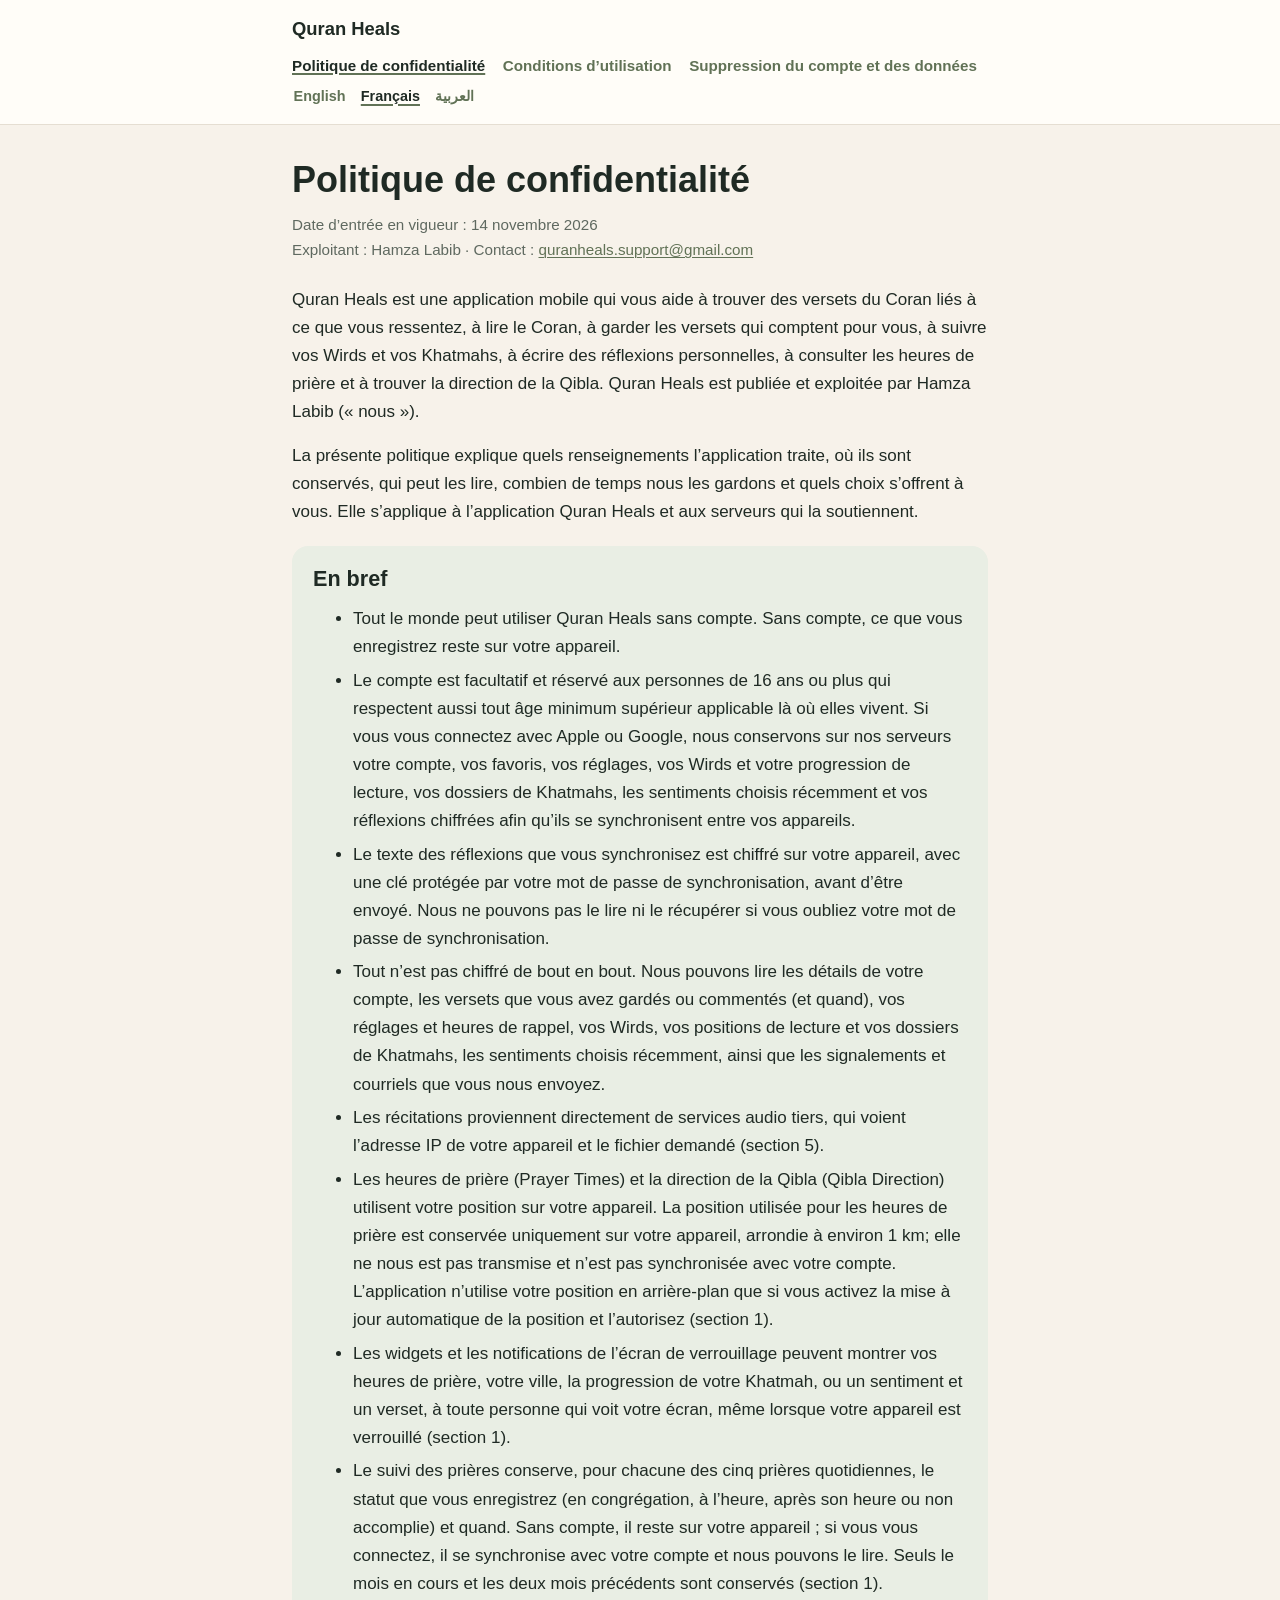
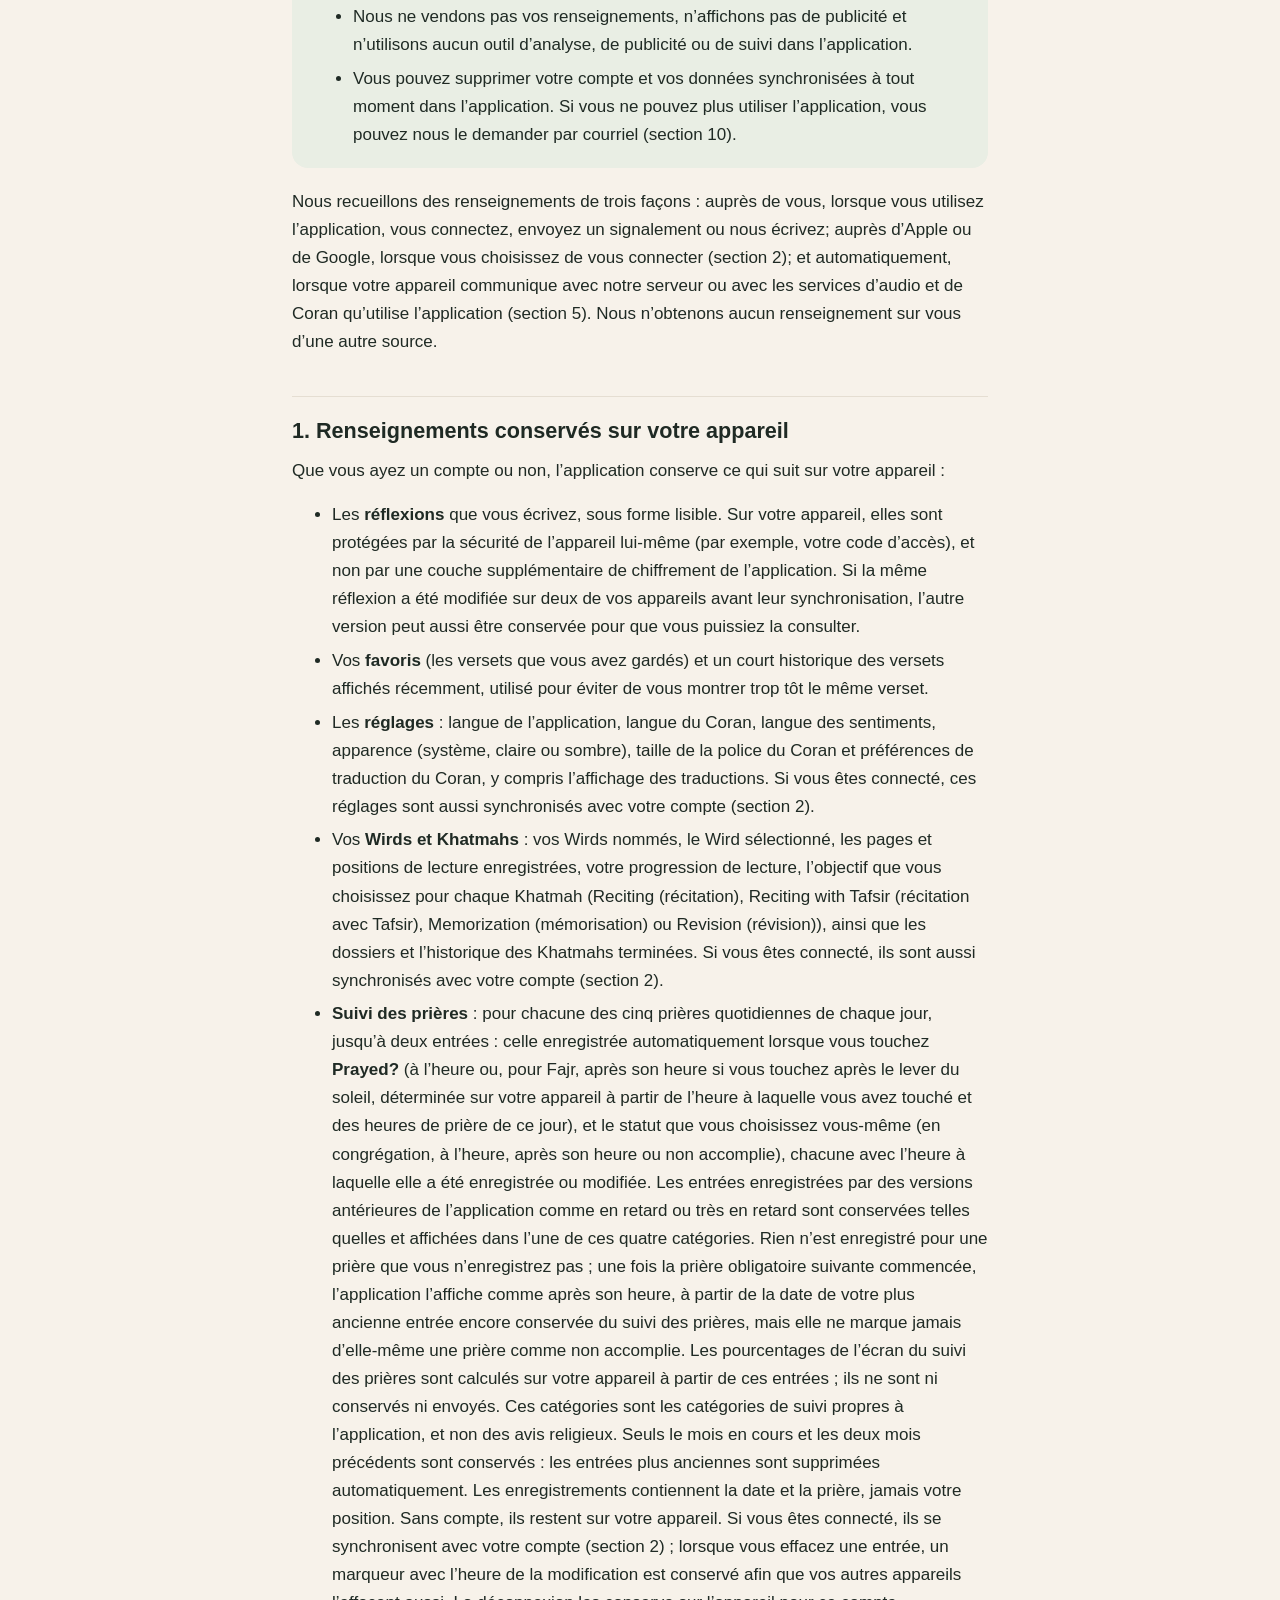
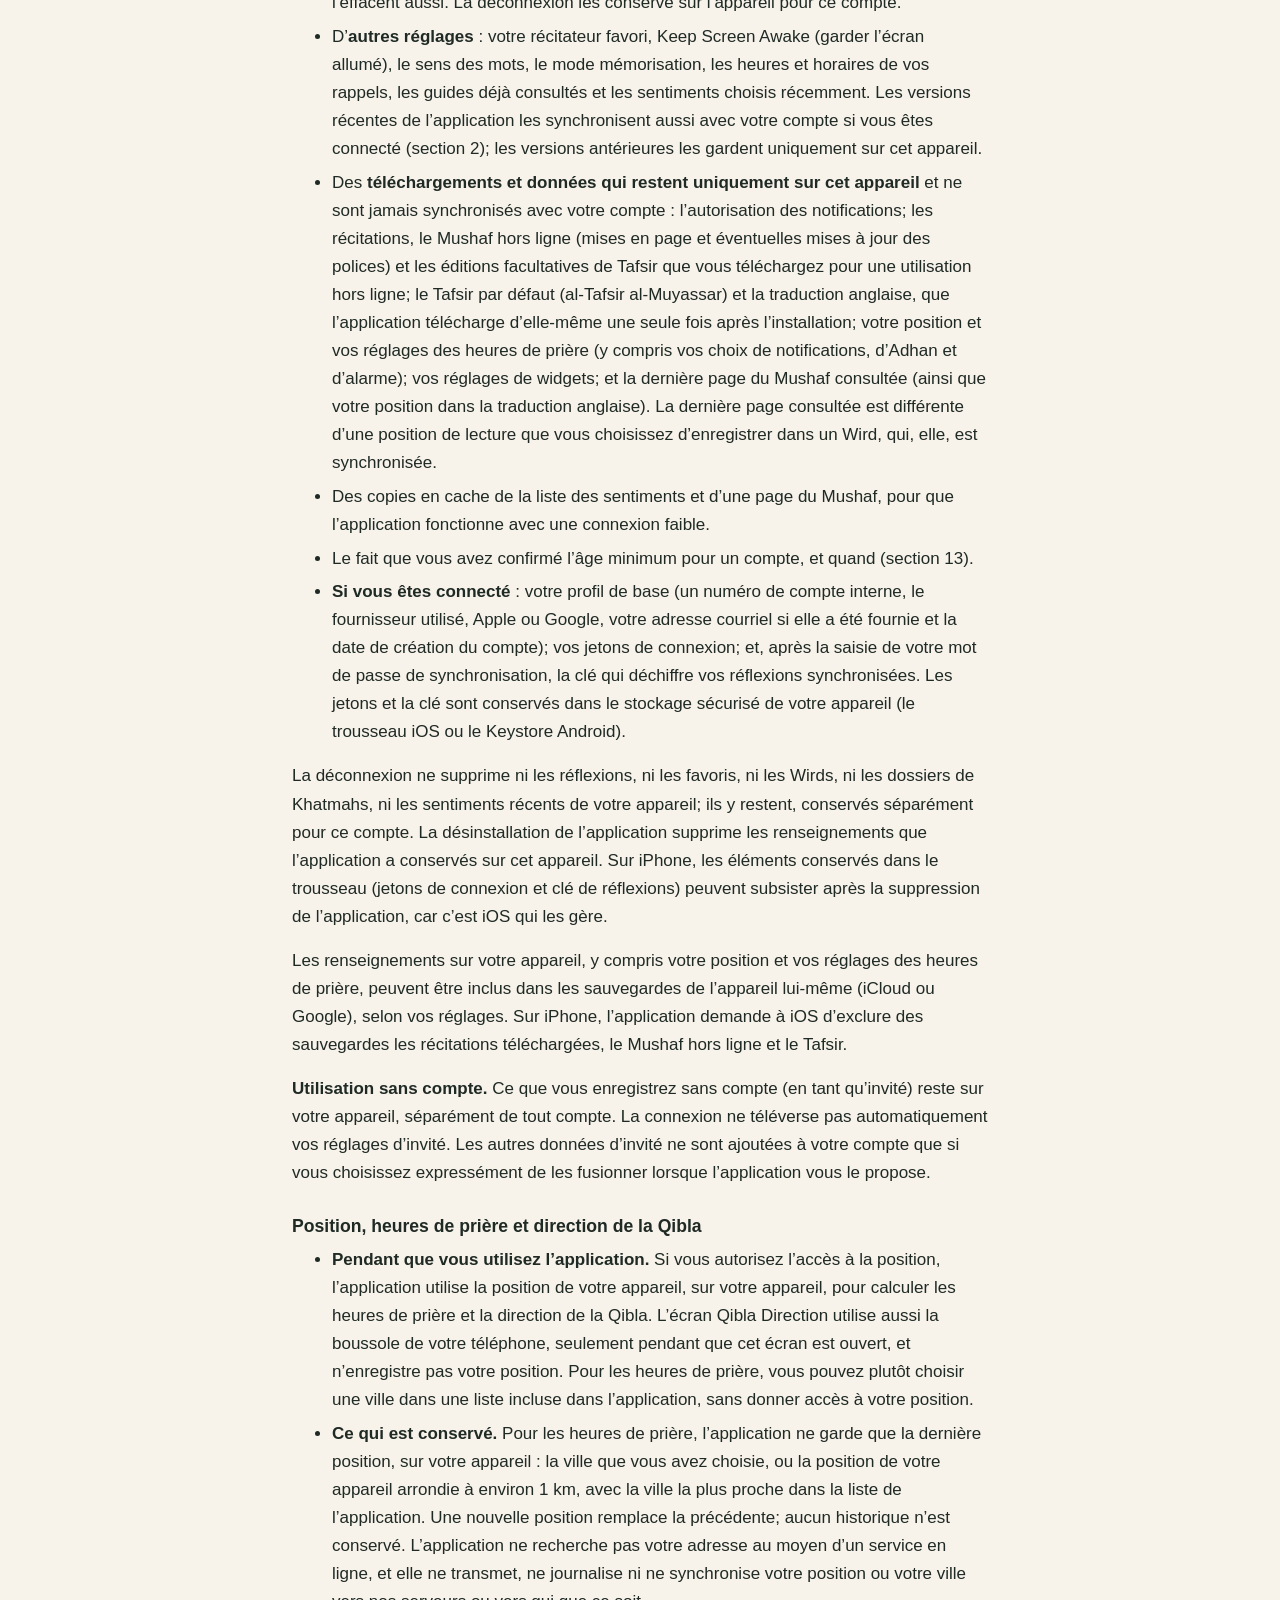
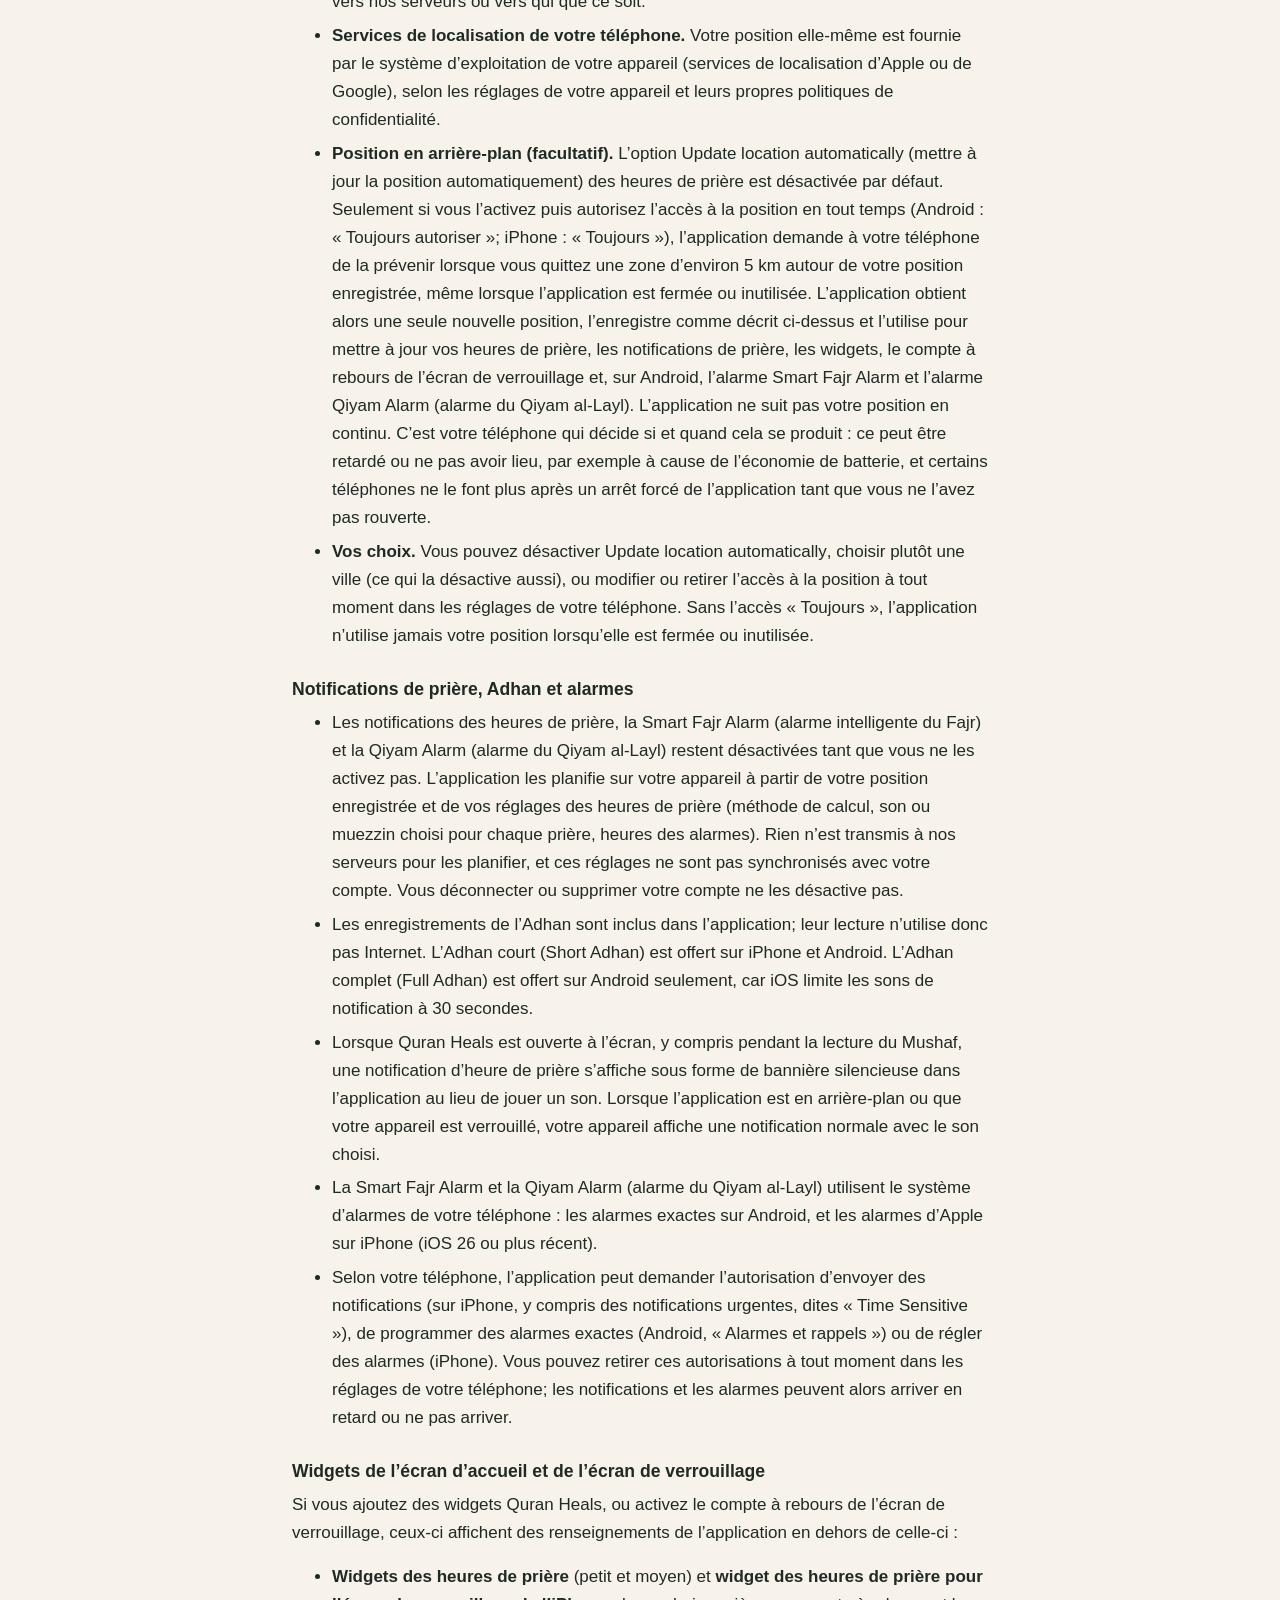
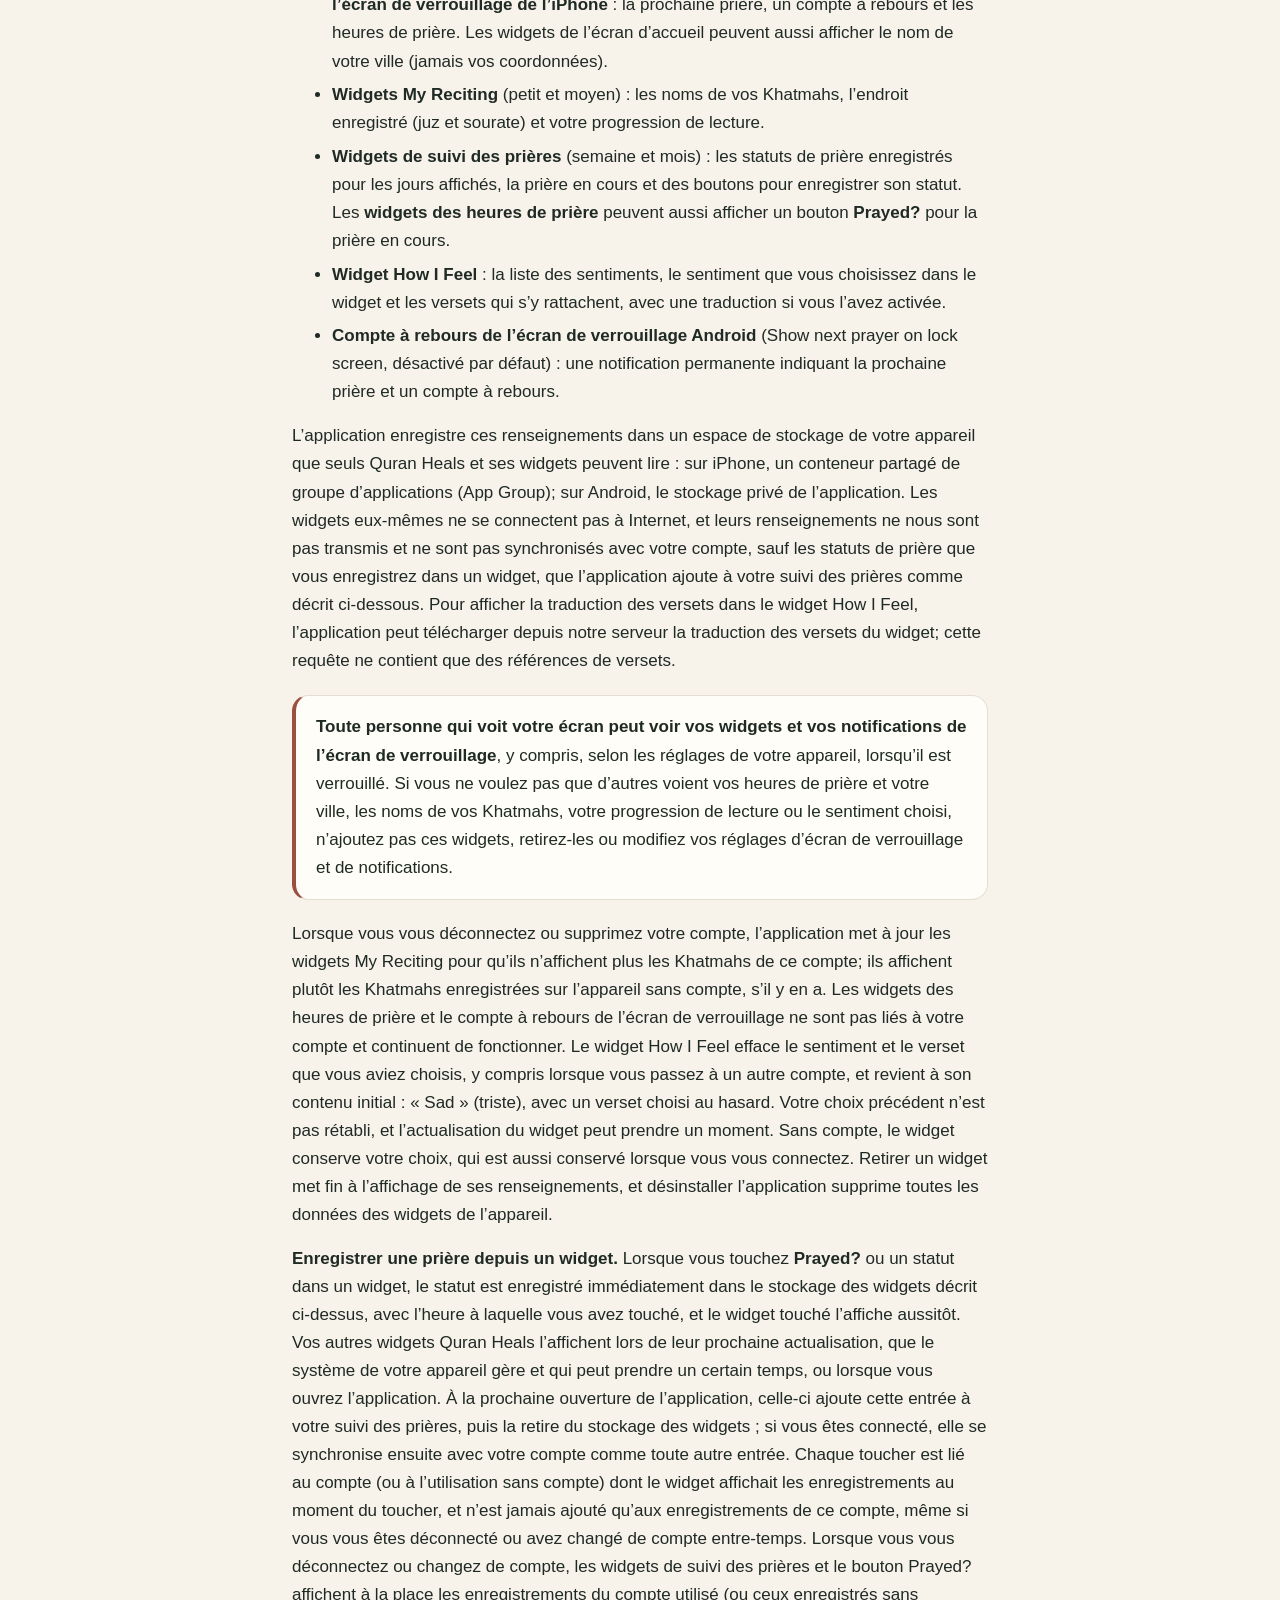
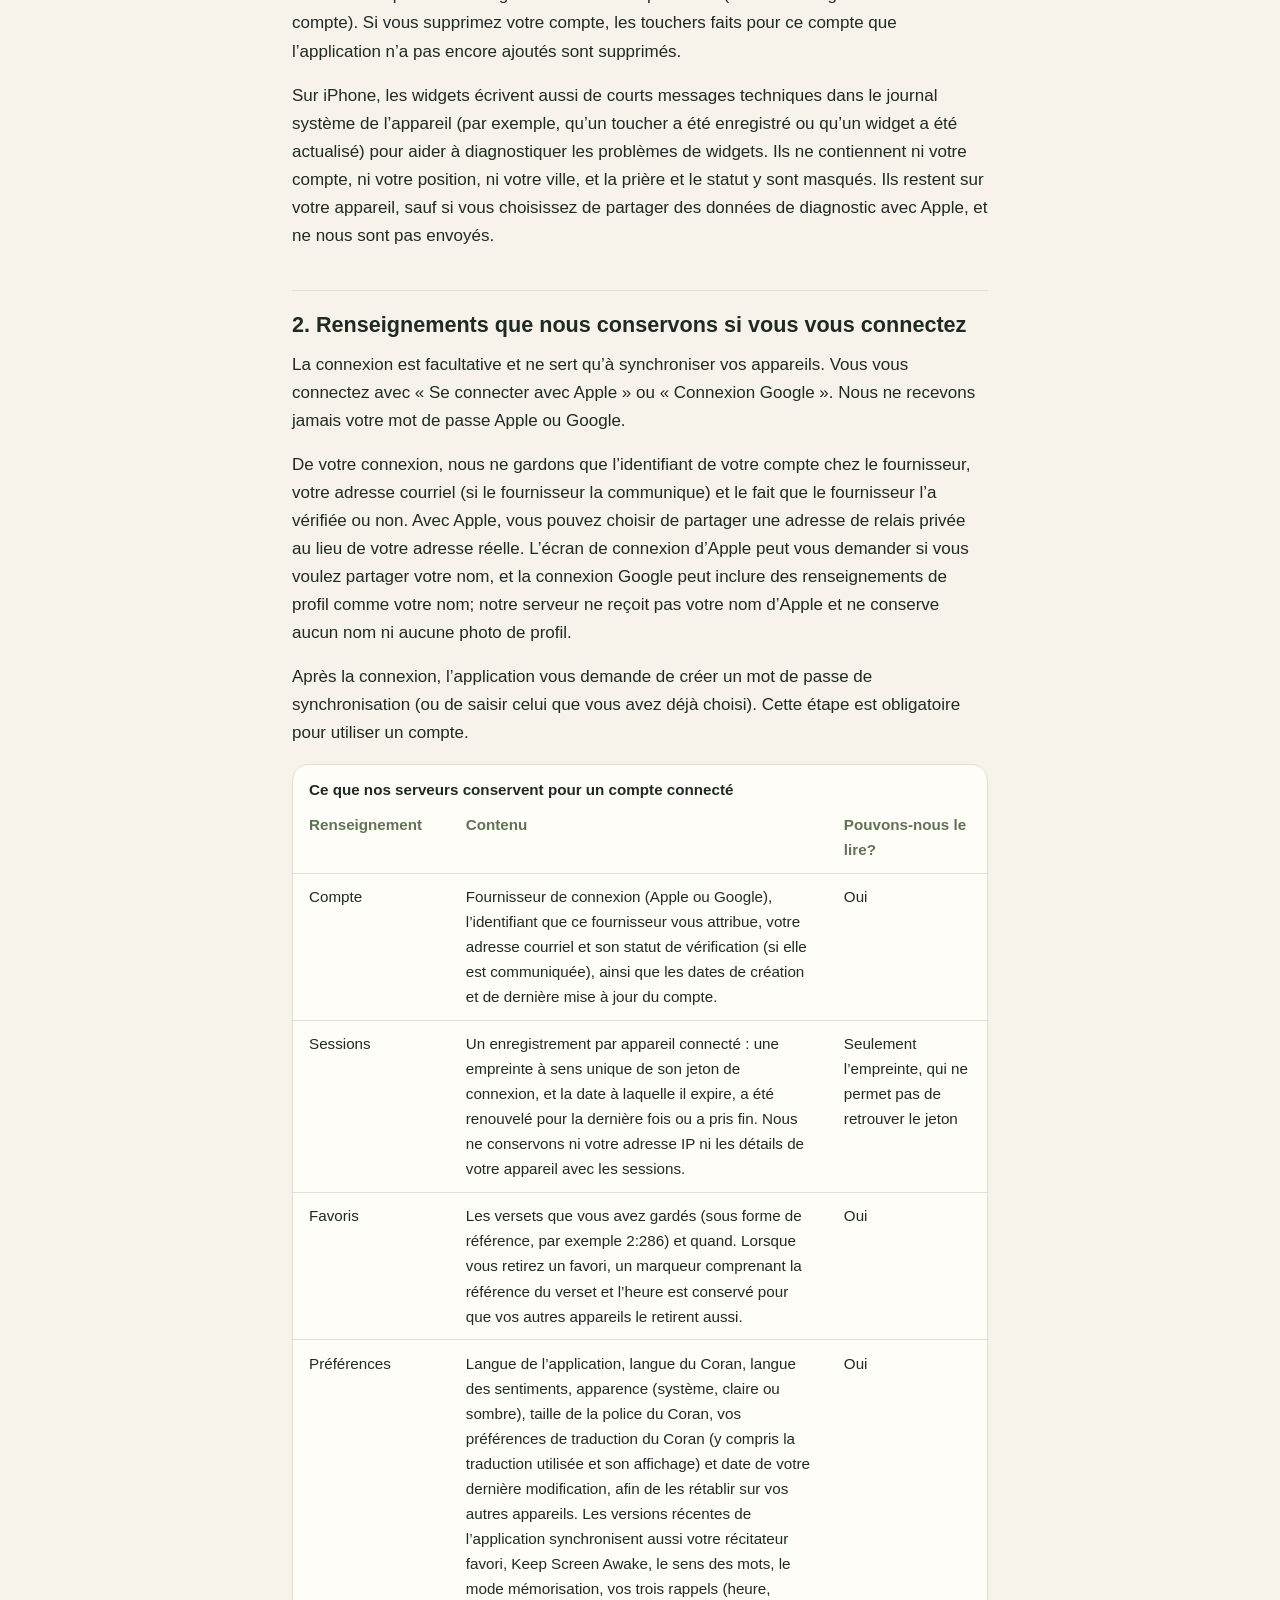
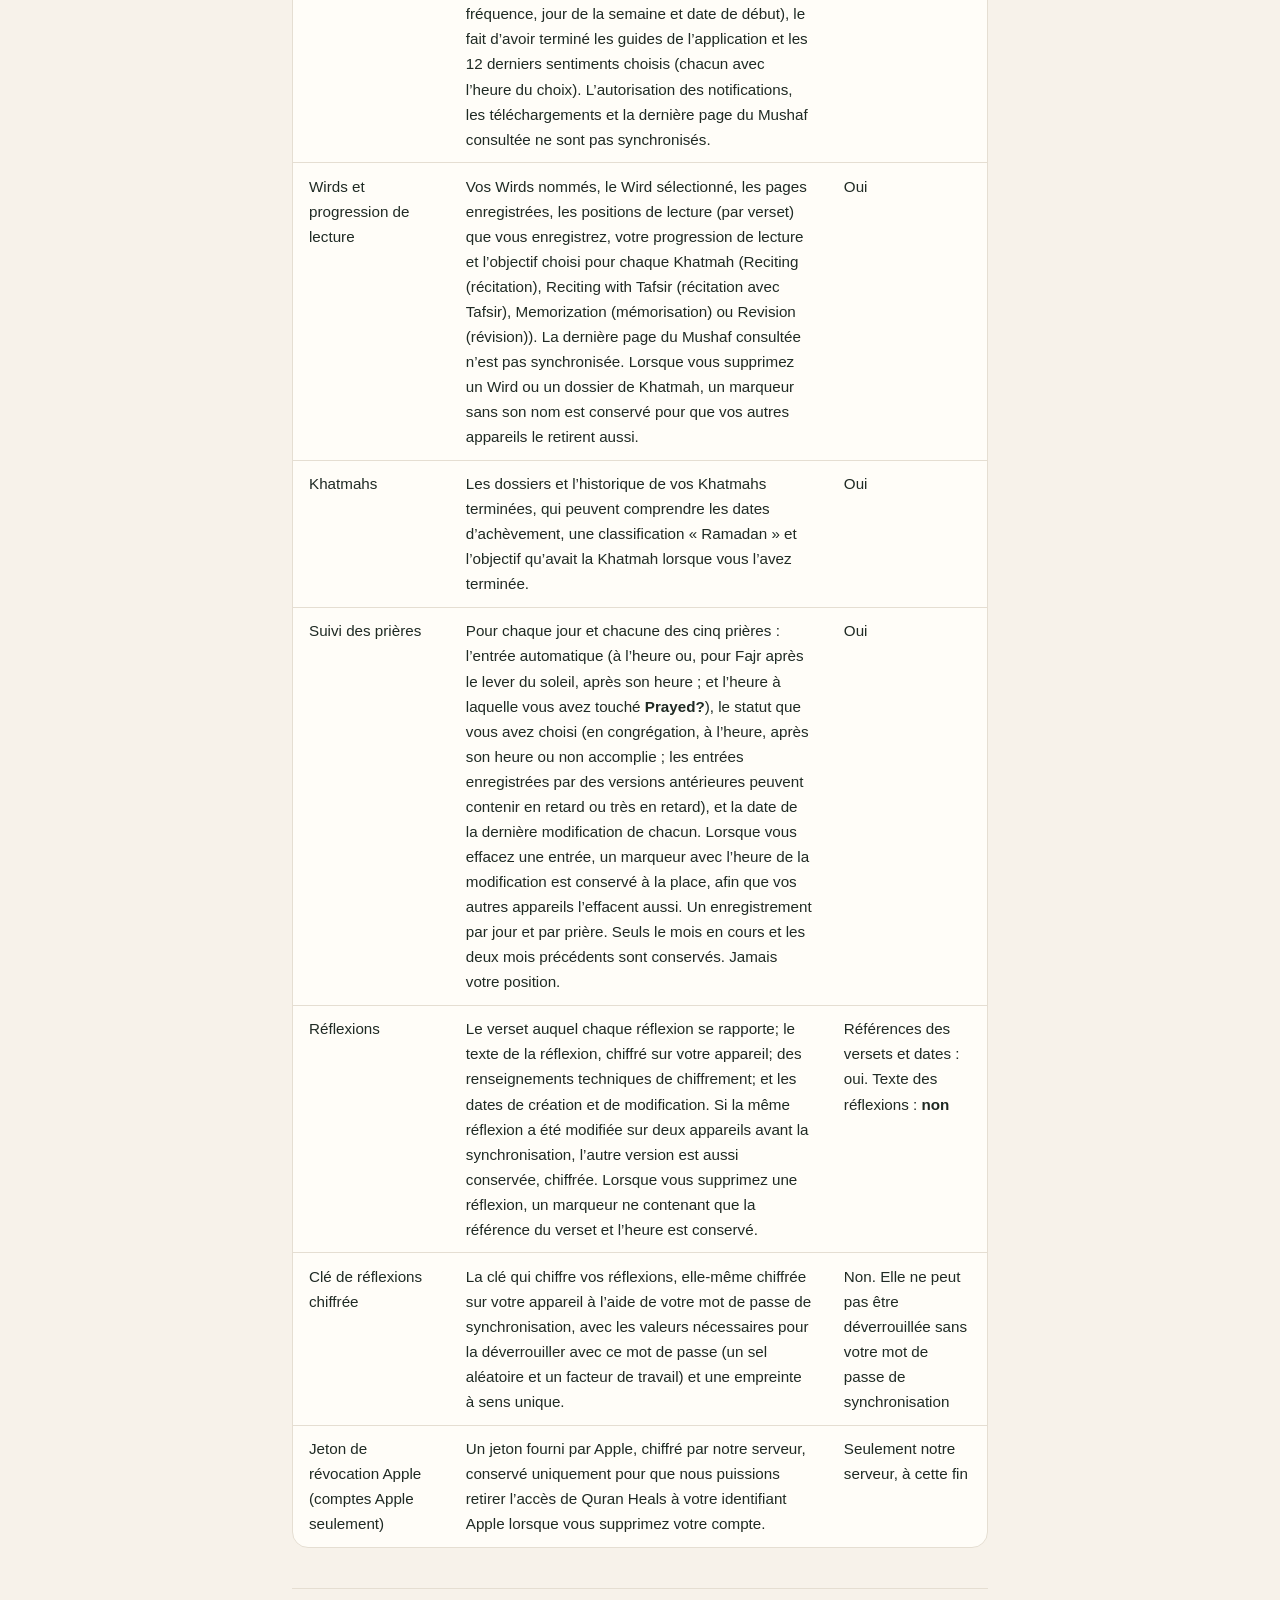
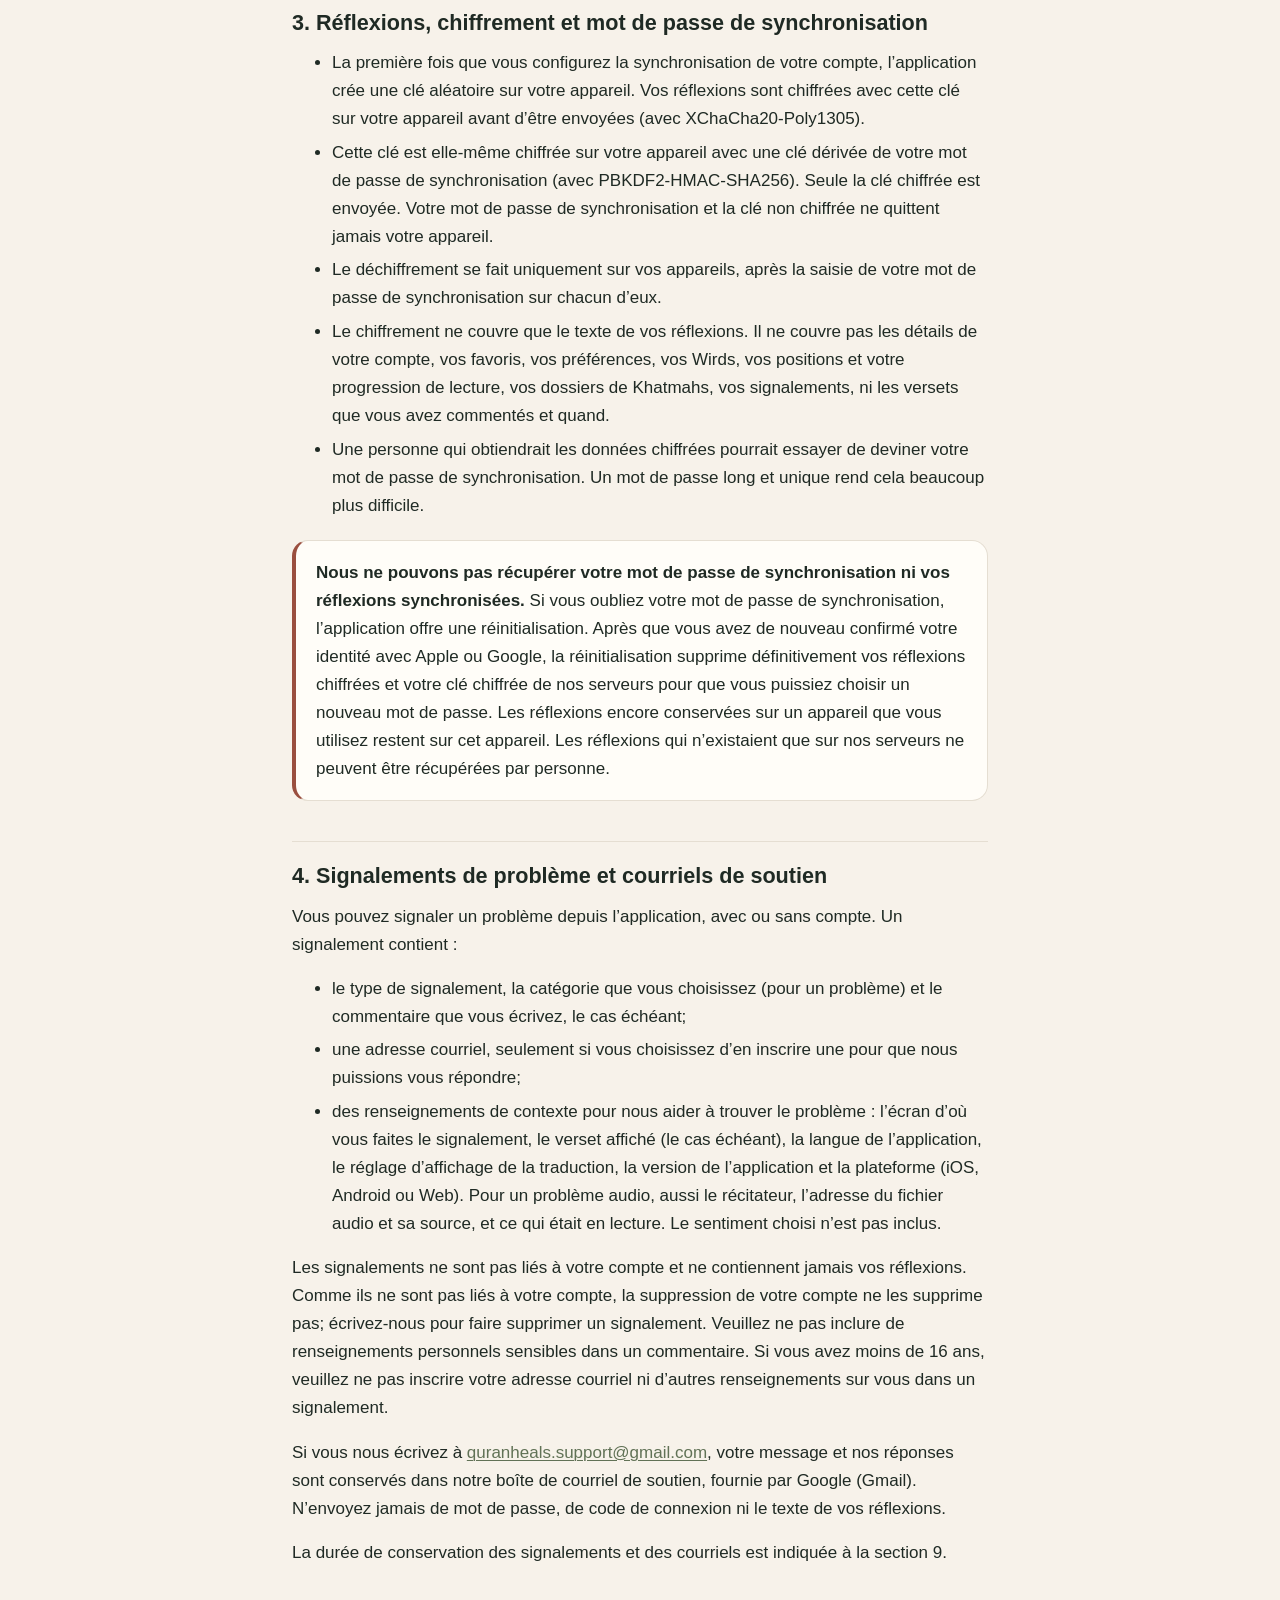
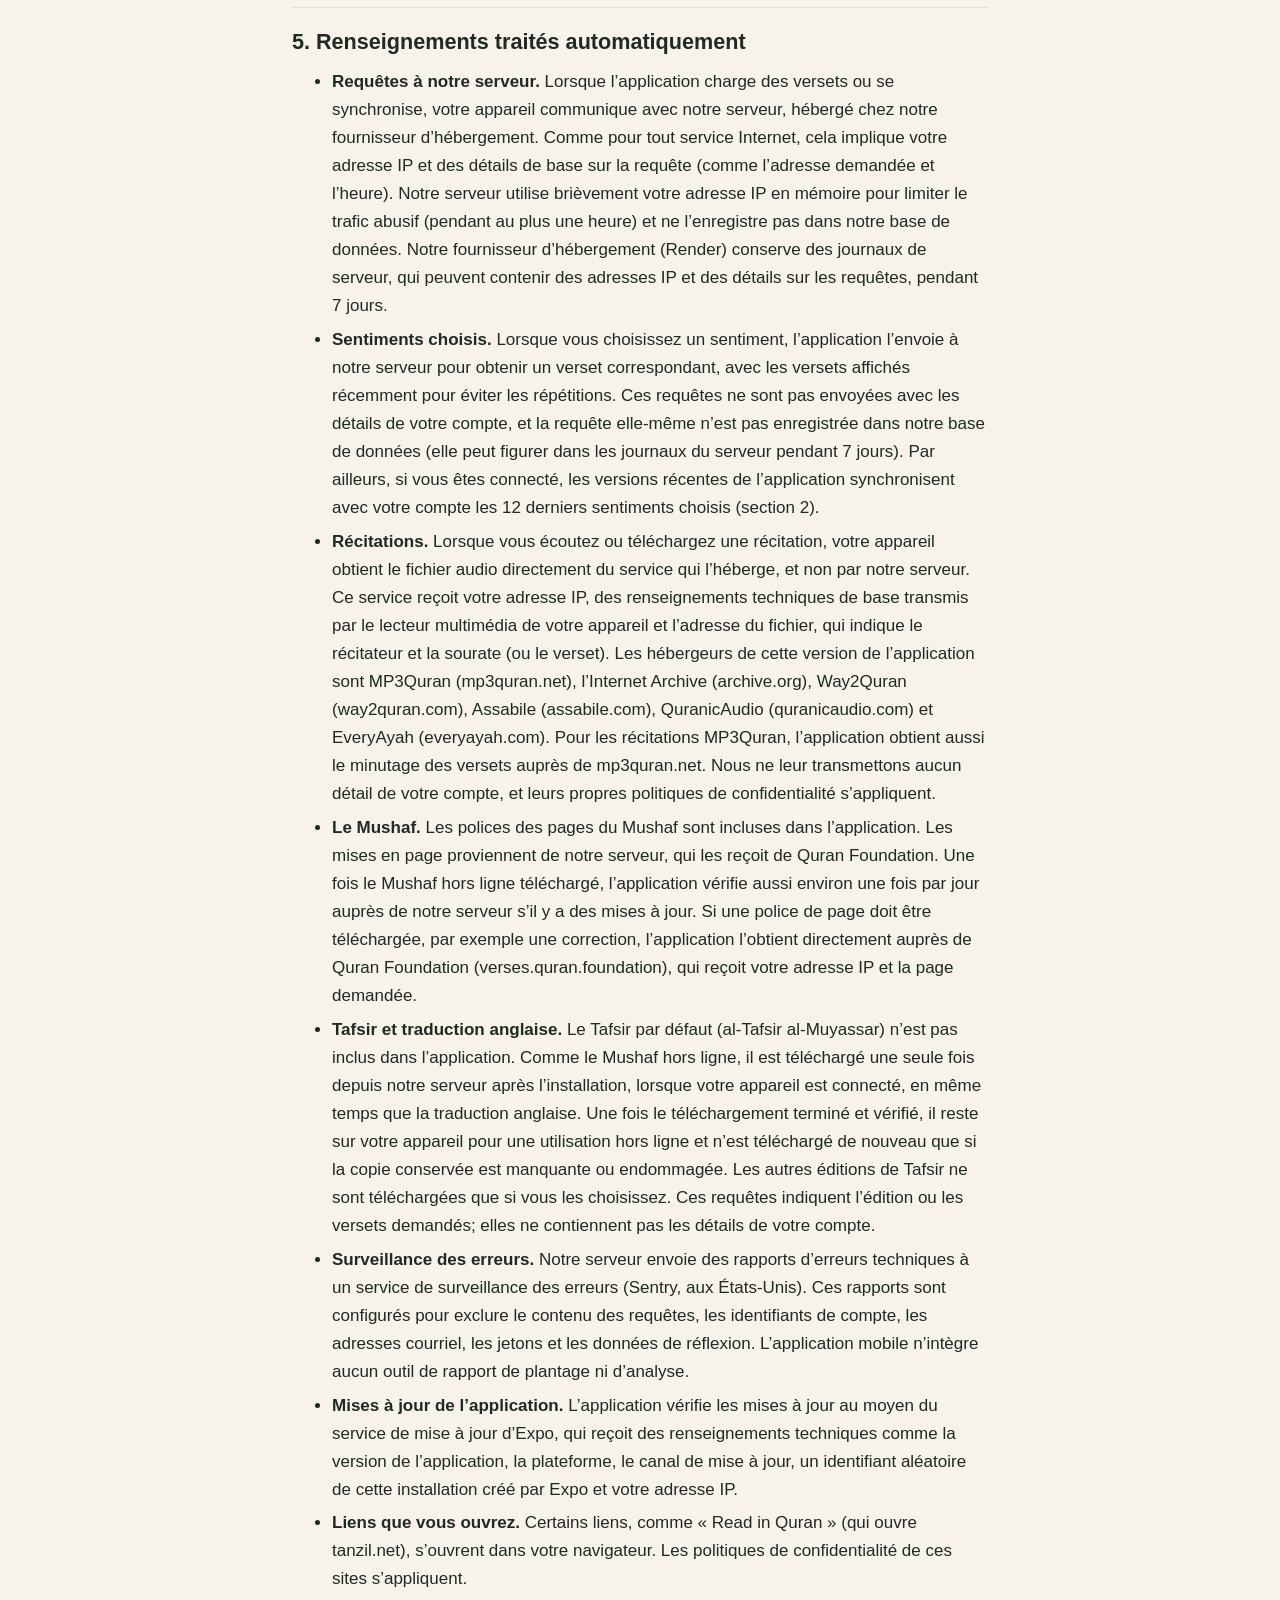
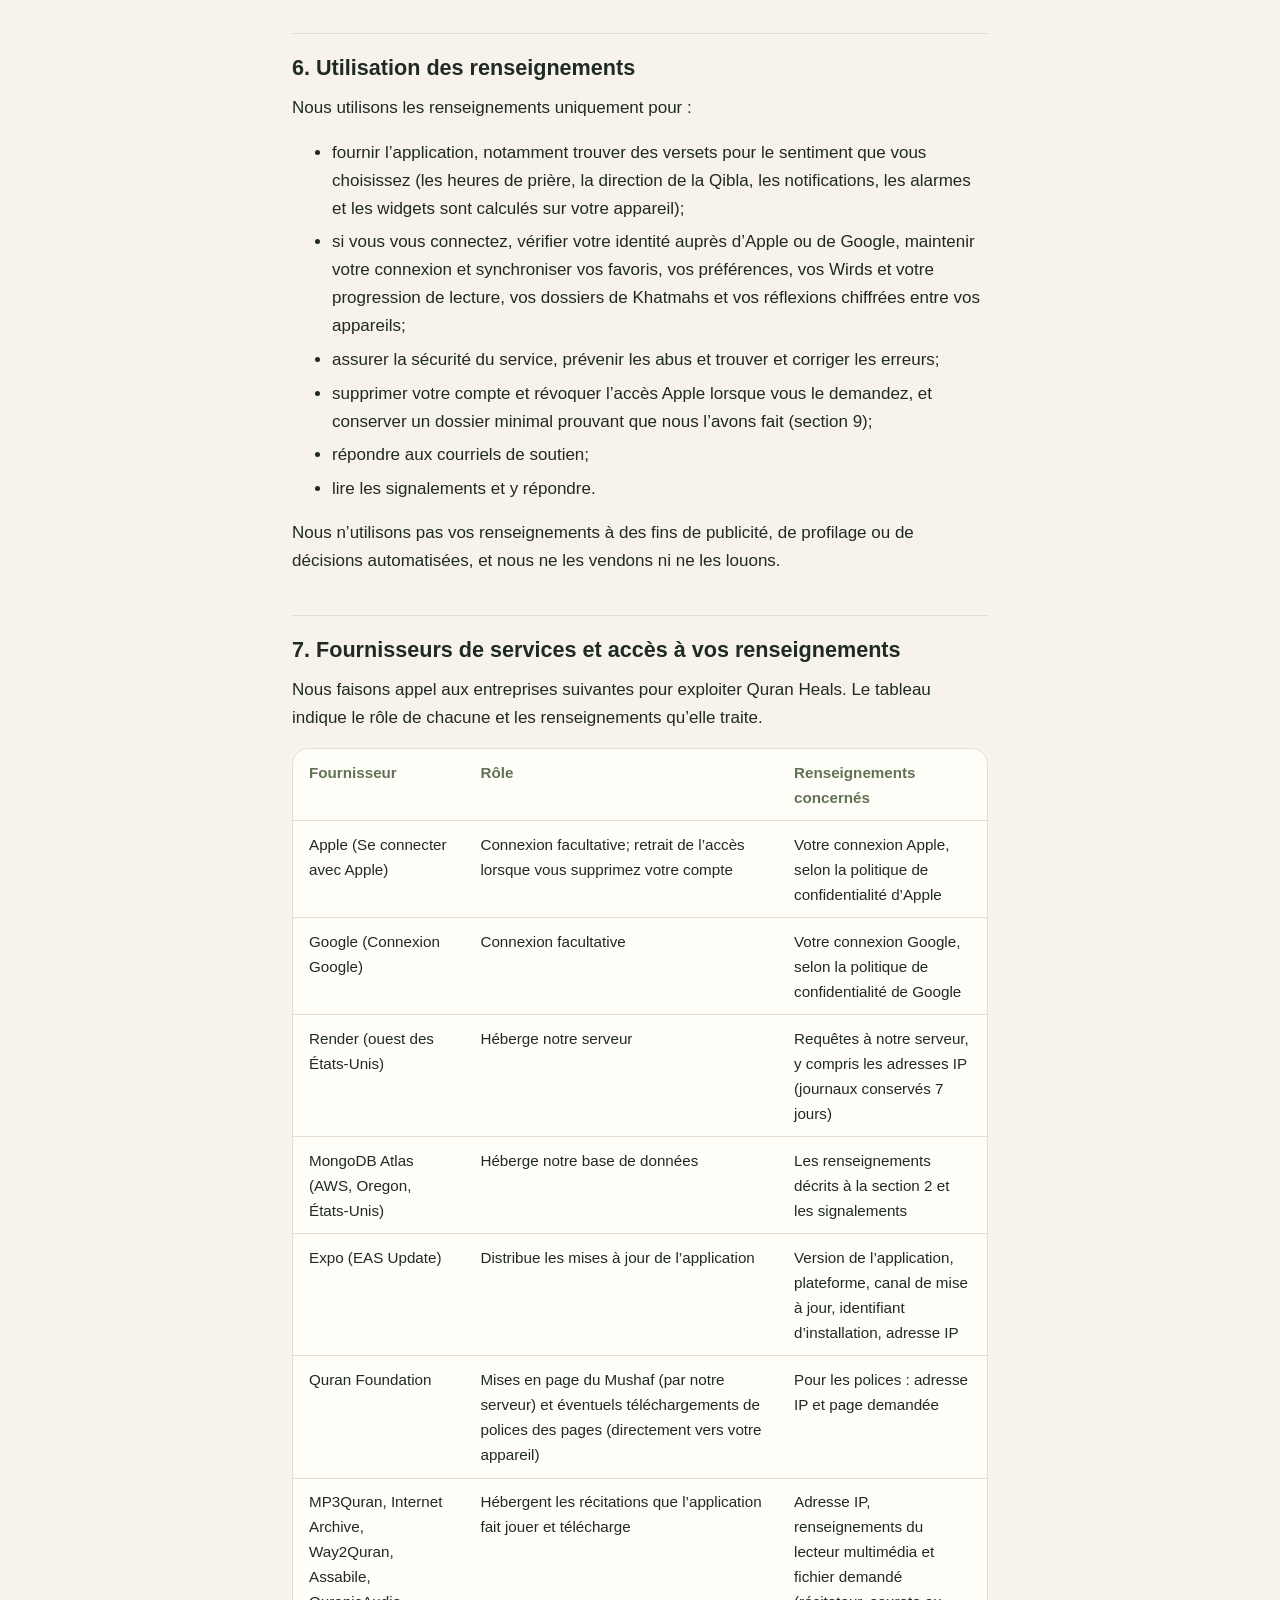
<file: fr/privacy/index.html>
<!DOCTYPE html>
<html lang="fr-CA" dir="ltr">
<head>
  <meta charset="utf-8">
  <meta name="viewport" content="width=device-width, initial-scale=1">
  <title>Politique de confidentialité — Quran Heals</title>
  <meta name="description" content="Les renseignements que traite Quran Heals, où ils sont conservés, qui peut les lire et vos choix.">
  <link rel="stylesheet" href="../../styles.css">
  <link rel="alternate" hreflang="en" href="https://quranheals.github.io/legal/privacy/">
  <link rel="alternate" hreflang="fr-CA" href="https://quranheals.github.io/legal/fr/privacy/">
  <link rel="alternate" hreflang="ar" href="https://quranheals.github.io/legal/ar/privacy/">
  <link rel="alternate" hreflang="x-default" href="https://quranheals.github.io/legal/privacy/">
</head>
<body>
  <a class="skip-link" href="#main">Passer au contenu</a>
  <header class="site-header">
    <div class="inner">
      <a class="brand" href="../">Quran Heals</a>
      <nav class="site-nav" aria-label="Documents juridiques">
        <ul>
          <li><a href="../privacy/" aria-current="page">Politique de confidentialité</a></li>
          <li><a href="../terms/">Conditions d’utilisation</a></li>
          <li><a href="../delete-account/">Suppression du compte et des données</a></li>
        </ul>
      </nav>
      <nav class="lang-switch" aria-label="Langue">
        <ul>
          <li><a href="../../privacy/" lang="en" hreflang="en">English</a></li>
          <li><a href="../privacy/" lang="fr-CA" hreflang="fr-CA" aria-current="true">Français</a></li>
          <li><a href="../../ar/privacy/" lang="ar" hreflang="ar" dir="rtl">العربية</a></li>
        </ul>
      </nav>
    </div>
  </header>

  <main id="main">

    <h1>Politique de confidentialité</h1>
    <p class="meta">
      Date d’entrée en vigueur : 14 novembre 2026<br>
      Exploitant : Hamza Labib · Contact : <a href="mailto:quranheals.support@gmail.com">quranheals.support@gmail.com</a>
    </p>

    <p>Quran Heals est une application mobile qui vous aide à trouver des versets du Coran liés à ce que vous ressentez, à lire le Coran, à garder les versets qui comptent pour vous, à suivre vos Wirds et vos Khatmahs, à écrire des réflexions personnelles, à consulter les heures de prière et à trouver la direction de la Qibla. Quran Heals est publiée et exploitée par Hamza Labib (« nous »).</p>
    <p>La présente politique explique quels renseignements l’application traite, où ils sont conservés, qui peut les lire, combien de temps nous les gardons et quels choix s’offrent à vous. Elle s’applique à l’application Quran Heals et aux serveurs qui la soutiennent.</p>

    <section class="card summary" aria-labelledby="summary-heading">
      <h2 id="summary-heading">En bref</h2>
      <ul>
        <li>Tout le monde peut utiliser Quran Heals sans compte. Sans compte, ce que vous enregistrez reste sur votre appareil.</li>
        <li>Le compte est facultatif et réservé aux personnes de 16 ans ou plus qui respectent aussi tout âge minimum supérieur applicable là où elles vivent. Si vous vous connectez avec Apple ou Google, nous conservons sur nos serveurs votre compte, vos favoris, vos réglages, vos Wirds et votre progression de lecture, vos dossiers de Khatmahs, les sentiments choisis récemment et vos réflexions chiffrées afin qu’ils se synchronisent entre vos appareils.</li>
        <li>Le texte des réflexions que vous synchronisez est chiffré sur votre appareil, avec une clé protégée par votre mot de passe de synchronisation, avant d’être envoyé. Nous ne pouvons pas le lire ni le récupérer si vous oubliez votre mot de passe de synchronisation.</li>
        <li>Tout n’est pas chiffré de bout en bout. Nous pouvons lire les détails de votre compte, les versets que vous avez gardés ou commentés (et quand), vos réglages et heures de rappel, vos Wirds, vos positions de lecture et vos dossiers de Khatmahs, les sentiments choisis récemment, ainsi que les signalements et courriels que vous nous envoyez.</li>
        <li>Les récitations proviennent directement de services audio tiers, qui voient l’adresse IP de votre appareil et le fichier demandé (section 5).</li>
        <li>Les heures de prière (<span lang="en">Prayer Times</span>) et la direction de la Qibla (<span lang="en">Qibla Direction</span>) utilisent votre position sur votre appareil. La position utilisée pour les heures de prière est conservée uniquement sur votre appareil, arrondie à environ 1 km; elle ne nous est pas transmise et n’est pas synchronisée avec votre compte. L’application n’utilise votre position en arrière-plan que si vous activez la mise à jour automatique de la position et l’autorisez (section 1).</li>
        <li>Les widgets et les notifications de l’écran de verrouillage peuvent montrer vos heures de prière, votre ville, la progression de votre Khatmah, ou un sentiment et un verset, à toute personne qui voit votre écran, même lorsque votre appareil est verrouillé (section 1).</li>
        <li>Le suivi des prières conserve, pour chacune des cinq prières quotidiennes, le statut que vous enregistrez (en congrégation, à l’heure, après son heure ou non accomplie) et quand. Sans compte, il reste sur votre appareil ; si vous vous connectez, il se synchronise avec votre compte et nous pouvons le lire. Seuls le mois en cours et les deux mois précédents sont conservés (section 1).</li>
        <li>Nous ne vendons pas vos renseignements, n’affichons pas de publicité et n’utilisons aucun outil d’analyse, de publicité ou de suivi dans l’application.</li>
        <li>Vous pouvez supprimer votre compte et vos données synchronisées à tout moment dans l’application. Si vous ne pouvez plus utiliser l’application, vous pouvez nous le demander par courriel (section 10).</li>
      </ul>
    </section>

    <p>Nous recueillons des renseignements de trois façons : auprès de vous, lorsque vous utilisez l’application, vous connectez, envoyez un signalement ou nous écrivez; auprès d’Apple ou de Google, lorsque vous choisissez de vous connecter (section 2); et automatiquement, lorsque votre appareil communique avec notre serveur ou avec les services d’audio et de Coran qu’utilise l’application (section 5). Nous n’obtenons aucun renseignement sur vous d’une autre source.</p>

    <h2 id="device">1. Renseignements conservés sur votre appareil</h2>
    <p>Que vous ayez un compte ou non, l’application conserve ce qui suit sur votre appareil :</p>
    <ul>
      <li>Les <strong>réflexions</strong> que vous écrivez, sous forme lisible. Sur votre appareil, elles sont protégées par la sécurité de l’appareil lui-même (par exemple, votre code d’accès), et non par une couche supplémentaire de chiffrement de l’application. Si la même réflexion a été modifiée sur deux de vos appareils avant leur synchronisation, l’autre version peut aussi être conservée pour que vous puissiez la consulter.</li>
      <li>Vos <strong>favoris</strong> (les versets que vous avez gardés) et un court historique des versets affichés récemment, utilisé pour éviter de vous montrer trop tôt le même verset.</li>
      <li>Les <strong>réglages</strong> : langue de l’application, langue du Coran, langue des sentiments, apparence (système, claire ou sombre), taille de la police du Coran et préférences de traduction du Coran, y compris l’affichage des traductions. Si vous êtes connecté, ces réglages sont aussi synchronisés avec votre compte (section 2).</li>
      <li>Vos <strong>Wirds et Khatmahs</strong> : vos Wirds nommés, le Wird sélectionné, les pages et positions de lecture enregistrées, votre progression de lecture, l’objectif que vous choisissez pour chaque Khatmah (<span lang="en">Reciting</span> (récitation), <span lang="en">Reciting with Tafsir</span> (récitation avec Tafsir), <span lang="en">Memorization</span> (mémorisation) ou <span lang="en">Revision</span> (révision)), ainsi que les dossiers et l’historique des Khatmahs terminées. Si vous êtes connecté, ils sont aussi synchronisés avec votre compte (section 2).</li>
      <li><strong>Suivi des prières</strong> : pour chacune des cinq prières quotidiennes de chaque jour, jusqu’à deux entrées : celle enregistrée automatiquement lorsque vous touchez <strong><span lang="en">Prayed?</span></strong> (à l’heure ou, pour Fajr, après son heure si vous touchez après le lever du soleil, déterminée sur votre appareil à partir de l’heure à laquelle vous avez touché et des heures de prière de ce jour), et le statut que vous choisissez vous-même (en congrégation, à l’heure, après son heure ou non accomplie), chacune avec l’heure à laquelle elle a été enregistrée ou modifiée. Les entrées enregistrées par des versions antérieures de l’application comme en retard ou très en retard sont conservées telles quelles et affichées dans l’une de ces quatre catégories. Rien n’est enregistré pour une prière que vous n’enregistrez pas ; une fois la prière obligatoire suivante commencée, l’application l’affiche comme après son heure, à partir de la date de votre plus ancienne entrée encore conservée du suivi des prières, mais elle ne marque jamais d’elle-même une prière comme non accomplie. Les pourcentages de l’écran du suivi des prières sont calculés sur votre appareil à partir de ces entrées ; ils ne sont ni conservés ni envoyés. Ces catégories sont les catégories de suivi propres à l’application, et non des avis religieux. Seuls le mois en cours et les deux mois précédents sont conservés : les entrées plus anciennes sont supprimées automatiquement. Les enregistrements contiennent la date et la prière, jamais votre position. Sans compte, ils restent sur votre appareil. Si vous êtes connecté, ils se synchronisent avec votre compte (section 2) ; lorsque vous effacez une entrée, un marqueur avec l’heure de la modification est conservé afin que vos autres appareils l’effacent aussi. La déconnexion les conserve sur l’appareil pour ce compte.</li>
      <li>D’<strong>autres réglages</strong> : votre récitateur favori, <span lang="en">Keep Screen Awake</span> (garder l’écran allumé), le sens des mots, le mode mémorisation, les heures et horaires de vos rappels, les guides déjà consultés et les sentiments choisis récemment. Les versions récentes de l’application les synchronisent aussi avec votre compte si vous êtes connecté (section 2); les versions antérieures les gardent uniquement sur cet appareil.</li>
      <li>Des <strong>téléchargements et données qui restent uniquement sur cet appareil</strong> et ne sont jamais synchronisés avec votre compte : l’autorisation des notifications; les récitations, le Mushaf hors ligne (mises en page et éventuelles mises à jour des polices) et les éditions facultatives de Tafsir que vous téléchargez pour une utilisation hors ligne; le Tafsir par défaut (al-Tafsir al-Muyassar) et la traduction anglaise, que l’application télécharge d’elle-même une seule fois après l’installation; votre position et vos réglages des heures de prière (y compris vos choix de notifications, d’Adhan et d’alarme); vos réglages de widgets; et la dernière page du Mushaf consultée (ainsi que votre position dans la traduction anglaise). La dernière page consultée est différente d’une position de lecture que vous choisissez d’enregistrer dans un Wird, qui, elle, est synchronisée.</li>
      <li>Des copies en cache de la liste des sentiments et d’une page du Mushaf, pour que l’application fonctionne avec une connexion faible.</li>
      <li>Le fait que vous avez confirmé l’âge minimum pour un compte, et quand (section 13).</li>
      <li><strong>Si vous êtes connecté</strong> : votre profil de base (un numéro de compte interne, le fournisseur utilisé, Apple ou Google, votre adresse courriel si elle a été fournie et la date de création du compte); vos jetons de connexion; et, après la saisie de votre mot de passe de synchronisation, la clé qui déchiffre vos réflexions synchronisées. Les jetons et la clé sont conservés dans le stockage sécurisé de votre appareil (le trousseau iOS ou le Keystore Android).</li>
    </ul>
    <p>La déconnexion ne supprime ni les réflexions, ni les favoris, ni les Wirds, ni les dossiers de Khatmahs, ni les sentiments récents de votre appareil; ils y restent, conservés séparément pour ce compte. La désinstallation de l’application supprime les renseignements que l’application a conservés sur cet appareil. Sur iPhone, les éléments conservés dans le trousseau (jetons de connexion et clé de réflexions) peuvent subsister après la suppression de l’application, car c’est iOS qui les gère.</p>
    <p>Les renseignements sur votre appareil, y compris votre position et vos réglages des heures de prière, peuvent être inclus dans les sauvegardes de l’appareil lui-même (iCloud ou Google), selon vos réglages. Sur iPhone, l’application demande à iOS d’exclure des sauvegardes les récitations téléchargées, le Mushaf hors ligne et le Tafsir.</p>
    <p><strong>Utilisation sans compte.</strong> Ce que vous enregistrez sans compte (en tant qu’invité) reste sur votre appareil, séparément de tout compte. La connexion ne téléverse pas automatiquement vos réglages d’invité. Les autres données d’invité ne sont ajoutées à votre compte que si vous choisissez expressément de les fusionner lorsque l’application vous le propose.</p>

    <h3 id="location">Position, heures de prière et direction de la Qibla</h3>
    <ul>
      <li><strong>Pendant que vous utilisez l’application.</strong> Si vous autorisez l’accès à la position, l’application utilise la position de votre appareil, sur votre appareil, pour calculer les heures de prière et la direction de la Qibla. L’écran <span lang="en">Qibla Direction</span> utilise aussi la boussole de votre téléphone, seulement pendant que cet écran est ouvert, et n’enregistre pas votre position. Pour les heures de prière, vous pouvez plutôt choisir une ville dans une liste incluse dans l’application, sans donner accès à votre position.</li>
      <li><strong>Ce qui est conservé.</strong> Pour les heures de prière, l’application ne garde que la dernière position, sur votre appareil : la ville que vous avez choisie, ou la position de votre appareil arrondie à environ 1 km, avec la ville la plus proche dans la liste de l’application. Une nouvelle position remplace la précédente; aucun historique n’est conservé. L’application ne recherche pas votre adresse au moyen d’un service en ligne, et elle ne transmet, ne journalise ni ne synchronise votre position ou votre ville vers nos serveurs ou vers qui que ce soit.</li>
      <li><strong>Services de localisation de votre téléphone.</strong> Votre position elle-même est fournie par le système d’exploitation de votre appareil (services de localisation d’Apple ou de Google), selon les réglages de votre appareil et leurs propres politiques de confidentialité.</li>
      <li><strong>Position en arrière-plan (facultatif).</strong> L’option <span lang="en">Update location automatically</span> (mettre à jour la position automatiquement) des heures de prière est désactivée par défaut. Seulement si vous l’activez puis autorisez l’accès à la position en tout temps (Android : « Toujours autoriser »; iPhone : « Toujours »), l’application demande à votre téléphone de la prévenir lorsque vous quittez une zone d’environ 5 km autour de votre position enregistrée, même lorsque l’application est fermée ou inutilisée. L’application obtient alors une seule nouvelle position, l’enregistre comme décrit ci-dessus et l’utilise pour mettre à jour vos heures de prière, les notifications de prière, les widgets, le compte à rebours de l’écran de verrouillage et, sur Android, l’alarme <span lang="en">Smart Fajr Alarm</span> et l’alarme <span lang="en">Qiyam Alarm</span> (alarme du Qiyam al-Layl). L’application ne suit pas votre position en continu. C’est votre téléphone qui décide si et quand cela se produit : ce peut être retardé ou ne pas avoir lieu, par exemple à cause de l’économie de batterie, et certains téléphones ne le font plus après un arrêt forcé de l’application tant que vous ne l’avez pas rouverte.</li>
      <li><strong>Vos choix.</strong> Vous pouvez désactiver <span lang="en">Update location automatically</span>, choisir plutôt une ville (ce qui la désactive aussi), ou modifier ou retirer l’accès à la position à tout moment dans les réglages de votre téléphone. Sans l’accès « Toujours », l’application n’utilise jamais votre position lorsqu’elle est fermée ou inutilisée.</li>
    </ul>

    <h3 id="prayer-notifications">Notifications de prière, Adhan et alarmes</h3>
    <ul>
      <li>Les notifications des heures de prière, la <span lang="en">Smart Fajr Alarm</span> (alarme intelligente du Fajr) et la <span lang="en">Qiyam Alarm</span> (alarme du Qiyam al-Layl) restent désactivées tant que vous ne les activez pas. L’application les planifie sur votre appareil à partir de votre position enregistrée et de vos réglages des heures de prière (méthode de calcul, son ou muezzin choisi pour chaque prière, heures des alarmes). Rien n’est transmis à nos serveurs pour les planifier, et ces réglages ne sont pas synchronisés avec votre compte. Vous déconnecter ou supprimer votre compte ne les désactive pas.</li>
      <li>Les enregistrements de l’Adhan sont inclus dans l’application; leur lecture n’utilise donc pas Internet. L’Adhan court (<span lang="en">Short Adhan</span>) est offert sur iPhone et Android. L’Adhan complet (<span lang="en">Full Adhan</span>) est offert sur Android seulement, car iOS limite les sons de notification à 30 secondes.</li>
      <li>Lorsque Quran Heals est ouverte à l’écran, y compris pendant la lecture du Mushaf, une notification d’heure de prière s’affiche sous forme de bannière silencieuse dans l’application au lieu de jouer un son. Lorsque l’application est en arrière-plan ou que votre appareil est verrouillé, votre appareil affiche une notification normale avec le son choisi.</li>
      <li>La <span lang="en">Smart Fajr Alarm</span> et la <span lang="en">Qiyam Alarm</span> (alarme du Qiyam al-Layl) utilisent le système d’alarmes de votre téléphone : les alarmes exactes sur Android, et les alarmes d’Apple sur iPhone (iOS 26 ou plus récent).</li>
      <li>Selon votre téléphone, l’application peut demander l’autorisation d’envoyer des notifications (sur iPhone, y compris des notifications urgentes, dites « Time Sensitive »), de programmer des alarmes exactes (Android, « Alarmes et rappels ») ou de régler des alarmes (iPhone). Vous pouvez retirer ces autorisations à tout moment dans les réglages de votre téléphone; les notifications et les alarmes peuvent alors arriver en retard ou ne pas arriver.</li>
    </ul>

    <h3 id="widgets">Widgets de l’écran d’accueil et de l’écran de verrouillage</h3>
    <p>Si vous ajoutez des widgets Quran Heals, ou activez le compte à rebours de l’écran de verrouillage, ceux-ci affichent des renseignements de l’application en dehors de celle-ci :</p>
    <ul>
      <li><strong>Widgets des heures de prière</strong> (petit et moyen) et <strong>widget des heures de prière pour l’écran de verrouillage de l’iPhone</strong> : la prochaine prière, un compte à rebours et les heures de prière. Les widgets de l’écran d’accueil peuvent aussi afficher le nom de votre ville (jamais vos coordonnées).</li>
      <li><strong>Widgets <span lang="en">My Reciting</span></strong> (petit et moyen) : les noms de vos Khatmahs, l’endroit enregistré (juz et sourate) et votre progression de lecture.</li>
      <li><strong>Widgets de suivi des prières</strong> (semaine et mois) : les statuts de prière enregistrés pour les jours affichés, la prière en cours et des boutons pour enregistrer son statut. Les <strong>widgets des heures de prière</strong> peuvent aussi afficher un bouton <strong><span lang="en">Prayed?</span></strong> pour la prière en cours.</li>
      <li><strong>Widget <span lang="en">How I Feel</span></strong> : la liste des sentiments, le sentiment que vous choisissez dans le widget et les versets qui s’y rattachent, avec une traduction si vous l’avez activée.</li>
      <li><strong>Compte à rebours de l’écran de verrouillage Android</strong> (<span lang="en">Show next prayer on lock screen</span>, désactivé par défaut) : une notification permanente indiquant la prochaine prière et un compte à rebours.</li>
    </ul>
    <p>L’application enregistre ces renseignements dans un espace de stockage de votre appareil que seuls Quran Heals et ses widgets peuvent lire : sur iPhone, un conteneur partagé de groupe d’applications (<span lang="en">App Group</span>); sur Android, le stockage privé de l’application. Les widgets eux-mêmes ne se connectent pas à Internet, et leurs renseignements ne nous sont pas transmis et ne sont pas synchronisés avec votre compte, sauf les statuts de prière que vous enregistrez dans un widget, que l’application ajoute à votre suivi des prières comme décrit ci-dessous. Pour afficher la traduction des versets dans le widget <span lang="en">How I Feel</span>, l’application peut télécharger depuis notre serveur la traduction des versets du widget; cette requête ne contient que des références de versets.</p>
    <div class="card important">
      <p><strong>Toute personne qui voit votre écran peut voir vos widgets et vos notifications de l’écran de verrouillage</strong>, y compris, selon les réglages de votre appareil, lorsqu’il est verrouillé. Si vous ne voulez pas que d’autres voient vos heures de prière et votre ville, les noms de vos Khatmahs, votre progression de lecture ou le sentiment choisi, n’ajoutez pas ces widgets, retirez-les ou modifiez vos réglages d’écran de verrouillage et de notifications.</p>
    </div>
    <p>Lorsque vous vous déconnectez ou supprimez votre compte, l’application met à jour les widgets <span lang="en">My Reciting</span> pour qu’ils n’affichent plus les Khatmahs de ce compte; ils affichent plutôt les Khatmahs enregistrées sur l’appareil sans compte, s’il y en a. Les widgets des heures de prière et le compte à rebours de l’écran de verrouillage ne sont pas liés à votre compte et continuent de fonctionner. Le widget <span lang="en">How I Feel</span> efface le sentiment et le verset que vous aviez choisis, y compris lorsque vous passez à un autre compte, et revient à son contenu initial : « <span lang="en">Sad</span> » (triste), avec un verset choisi au hasard. Votre choix précédent n’est pas rétabli, et l’actualisation du widget peut prendre un moment. Sans compte, le widget conserve votre choix, qui est aussi conservé lorsque vous vous connectez. Retirer un widget met fin à l’affichage de ses renseignements, et désinstaller l’application supprime toutes les données des widgets de l’appareil.</p>
    <p><strong>Enregistrer une prière depuis un widget.</strong> Lorsque vous touchez <strong><span lang="en">Prayed?</span></strong> ou un statut dans un widget, le statut est enregistré immédiatement dans le stockage des widgets décrit ci-dessus, avec l’heure à laquelle vous avez touché, et le widget touché l’affiche aussitôt. Vos autres widgets Quran Heals l’affichent lors de leur prochaine actualisation, que le système de votre appareil gère et qui peut prendre un certain temps, ou lorsque vous ouvrez l’application. À la prochaine ouverture de l’application, celle-ci ajoute cette entrée à votre suivi des prières, puis la retire du stockage des widgets ; si vous êtes connecté, elle se synchronise ensuite avec votre compte comme toute autre entrée. Chaque toucher est lié au compte (ou à l’utilisation sans compte) dont le widget affichait les enregistrements au moment du toucher, et n’est jamais ajouté qu’aux enregistrements de ce compte, même si vous vous êtes déconnecté ou avez changé de compte entre-temps. Lorsque vous vous déconnectez ou changez de compte, les widgets de suivi des prières et le bouton <span lang="en">Prayed?</span> affichent à la place les enregistrements du compte utilisé (ou ceux enregistrés sans compte). Si vous supprimez votre compte, les touchers faits pour ce compte que l’application n’a pas encore ajoutés sont supprimés.</p>
    <p>Sur iPhone, les widgets écrivent aussi de courts messages techniques dans le journal système de l’appareil (par exemple, qu’un toucher a été enregistré ou qu’un widget a été actualisé) pour aider à diagnostiquer les problèmes de widgets. Ils ne contiennent ni votre compte, ni votre position, ni votre ville, et la prière et le statut y sont masqués. Ils restent sur votre appareil, sauf si vous choisissez de partager des données de diagnostic avec Apple, et ne nous sont pas envoyés.</p>

    <h2 id="account">2. Renseignements que nous conservons si vous vous connectez</h2>
    <p>La connexion est facultative et ne sert qu’à synchroniser vos appareils. Vous vous connectez avec « Se connecter avec Apple » ou « Connexion Google ». Nous ne recevons jamais votre mot de passe Apple ou Google.</p>
    <p>De votre connexion, nous ne gardons que l’identifiant de votre compte chez le fournisseur, votre adresse courriel (si le fournisseur la communique) et le fait que le fournisseur l’a vérifiée ou non. Avec Apple, vous pouvez choisir de partager une adresse de relais privée au lieu de votre adresse réelle. L’écran de connexion d’Apple peut vous demander si vous voulez partager votre nom, et la connexion Google peut inclure des renseignements de profil comme votre nom; notre serveur ne reçoit pas votre nom d’Apple et ne conserve aucun nom ni aucune photo de profil.</p>
    <p>Après la connexion, l’application vous demande de créer un mot de passe de synchronisation (ou de saisir celui que vous avez déjà choisi). Cette étape est obligatoire pour utiliser un compte.</p>

    <div class="table-wrap">
      <table>
        <caption>Ce que nos serveurs conservent pour un compte connecté</caption>
        <thead>
          <tr><th scope="col">Renseignement</th><th scope="col">Contenu</th><th scope="col">Pouvons-nous le lire?</th></tr>
        </thead>
        <tbody>
          <tr>
            <td>Compte</td>
            <td>Fournisseur de connexion (Apple ou Google), l’identifiant que ce fournisseur vous attribue, votre adresse courriel et son statut de vérification (si elle est communiquée), ainsi que les dates de création et de dernière mise à jour du compte.</td>
            <td>Oui</td>
          </tr>
          <tr>
            <td>Sessions</td>
            <td>Un enregistrement par appareil connecté : une empreinte à sens unique de son jeton de connexion, et la date à laquelle il expire, a été renouvelé pour la dernière fois ou a pris fin. Nous ne conservons ni votre adresse IP ni les détails de votre appareil avec les sessions.</td>
            <td>Seulement l’empreinte, qui ne permet pas de retrouver le jeton</td>
          </tr>
          <tr>
            <td>Favoris</td>
            <td>Les versets que vous avez gardés (sous forme de référence, par exemple <span class="ltr">2:286</span>) et quand. Lorsque vous retirez un favori, un marqueur comprenant la référence du verset et l’heure est conservé pour que vos autres appareils le retirent aussi.</td>
            <td>Oui</td>
          </tr>
          <tr>
            <td>Préférences</td>
            <td>Langue de l’application, langue du Coran, langue des sentiments, apparence (système, claire ou sombre), taille de la police du Coran, vos préférences de traduction du Coran (y compris la traduction utilisée et son affichage) et date de votre dernière modification, afin de les rétablir sur vos autres appareils. Les versions récentes de l’application synchronisent aussi votre récitateur favori, <span lang="en">Keep Screen Awake</span>, le sens des mots, le mode mémorisation, vos trois rappels (heure, fréquence, jour de la semaine et date de début), le fait d’avoir terminé les guides de l’application et les 12 derniers sentiments choisis (chacun avec l’heure du choix). L’autorisation des notifications, les téléchargements et la dernière page du Mushaf consultée ne sont pas synchronisés.</td>
            <td>Oui</td>
          </tr>
          <tr>
            <td>Wirds et progression de lecture</td>
            <td>Vos Wirds nommés, le Wird sélectionné, les pages enregistrées, les positions de lecture (par verset) que vous enregistrez, votre progression de lecture et l’objectif choisi pour chaque Khatmah (<span lang="en">Reciting</span> (récitation), <span lang="en">Reciting with Tafsir</span> (récitation avec Tafsir), <span lang="en">Memorization</span> (mémorisation) ou <span lang="en">Revision</span> (révision)). La dernière page du Mushaf consultée n’est pas synchronisée. Lorsque vous supprimez un Wird ou un dossier de Khatmah, un marqueur sans son nom est conservé pour que vos autres appareils le retirent aussi.</td>
            <td>Oui</td>
          </tr>
          <tr>
            <td>Khatmahs</td>
            <td>Les dossiers et l’historique de vos Khatmahs terminées, qui peuvent comprendre les dates d’achèvement, une classification « Ramadan » et l’objectif qu’avait la Khatmah lorsque vous l’avez terminée.</td>
            <td>Oui</td>
          </tr>
          <tr>
            <td>Suivi des prières</td>
            <td>Pour chaque jour et chacune des cinq prières : l’entrée automatique (à l’heure ou, pour Fajr après le lever du soleil, après son heure ; et l’heure à laquelle vous avez touché <strong><span lang="en">Prayed?</span></strong>), le statut que vous avez choisi (en congrégation, à l’heure, après son heure ou non accomplie ; les entrées enregistrées par des versions antérieures peuvent contenir en retard ou très en retard), et la date de la dernière modification de chacun. Lorsque vous effacez une entrée, un marqueur avec l’heure de la modification est conservé à la place, afin que vos autres appareils l’effacent aussi. Un enregistrement par jour et par prière. Seuls le mois en cours et les deux mois précédents sont conservés. Jamais votre position.</td>
            <td>Oui</td>
          </tr>
          <tr>
            <td>Réflexions</td>
            <td>Le verset auquel chaque réflexion se rapporte; le texte de la réflexion, chiffré sur votre appareil; des renseignements techniques de chiffrement; et les dates de création et de modification. Si la même réflexion a été modifiée sur deux appareils avant la synchronisation, l’autre version est aussi conservée, chiffrée. Lorsque vous supprimez une réflexion, un marqueur ne contenant que la référence du verset et l’heure est conservé.</td>
            <td>Références des versets et dates : oui. Texte des réflexions : <strong>non</strong></td>
          </tr>
          <tr>
            <td>Clé de réflexions chiffrée</td>
            <td>La clé qui chiffre vos réflexions, elle-même chiffrée sur votre appareil à l’aide de votre mot de passe de synchronisation, avec les valeurs nécessaires pour la déverrouiller avec ce mot de passe (un sel aléatoire et un facteur de travail) et une empreinte à sens unique.</td>
            <td>Non. Elle ne peut pas être déverrouillée sans votre mot de passe de synchronisation</td>
          </tr>
          <tr>
            <td>Jeton de révocation Apple (comptes Apple seulement)</td>
            <td>Un jeton fourni par Apple, chiffré par notre serveur, conservé uniquement pour que nous puissions retirer l’accès de Quran Heals à votre identifiant Apple lorsque vous supprimez votre compte.</td>
            <td>Seulement notre serveur, à cette fin</td>
          </tr>
        </tbody>
      </table>
    </div>

    <h2 id="encryption">3. Réflexions, chiffrement et mot de passe de synchronisation</h2>
    <ul>
      <li>La première fois que vous configurez la synchronisation de votre compte, l’application crée une clé aléatoire sur votre appareil. Vos réflexions sont chiffrées avec cette clé sur votre appareil avant d’être envoyées (avec XChaCha20-Poly1305).</li>
      <li>Cette clé est elle-même chiffrée sur votre appareil avec une clé dérivée de votre mot de passe de synchronisation (avec PBKDF2-HMAC-SHA256). Seule la clé chiffrée est envoyée. Votre mot de passe de synchronisation et la clé non chiffrée ne quittent jamais votre appareil.</li>
      <li>Le déchiffrement se fait uniquement sur vos appareils, après la saisie de votre mot de passe de synchronisation sur chacun d’eux.</li>
      <li>Le chiffrement ne couvre que le texte de vos réflexions. Il ne couvre pas les détails de votre compte, vos favoris, vos préférences, vos Wirds, vos positions et votre progression de lecture, vos dossiers de Khatmahs, vos signalements, ni les versets que vous avez commentés et quand.</li>
      <li>Une personne qui obtiendrait les données chiffrées pourrait essayer de deviner votre mot de passe de synchronisation. Un mot de passe long et unique rend cela beaucoup plus difficile.</li>
    </ul>
    <div class="card important">
      <p><strong>Nous ne pouvons pas récupérer votre mot de passe de synchronisation ni vos réflexions synchronisées.</strong> Si vous oubliez votre mot de passe de synchronisation, l’application offre une réinitialisation. Après que vous avez de nouveau confirmé votre identité avec Apple ou Google, la réinitialisation supprime définitivement vos réflexions chiffrées et votre clé chiffrée de nos serveurs pour que vous puissiez choisir un nouveau mot de passe. Les réflexions encore conservées sur un appareil que vous utilisez restent sur cet appareil. Les réflexions qui n’existaient que sur nos serveurs ne peuvent être récupérées par personne.</p>
    </div>

    <h2 id="reports">4. Signalements de problème et courriels de soutien</h2>
    <p>Vous pouvez signaler un problème depuis l’application, avec ou sans compte. Un signalement contient :</p>
    <ul>
      <li>le type de signalement, la catégorie que vous choisissez (pour un problème) et le commentaire que vous écrivez, le cas échéant;</li>
      <li>une adresse courriel, seulement si vous choisissez d’en inscrire une pour que nous puissions vous répondre;</li>
      <li>des renseignements de contexte pour nous aider à trouver le problème : l’écran d’où vous faites le signalement, le verset affiché (le cas échéant), la langue de l’application, le réglage d’affichage de la traduction, la version de l’application et la plateforme (iOS, Android ou Web). Pour un problème audio, aussi le récitateur, l’adresse du fichier audio et sa source, et ce qui était en lecture. Le sentiment choisi n’est pas inclus.</li>
    </ul>
    <p>Les signalements ne sont pas liés à votre compte et ne contiennent jamais vos réflexions. Comme ils ne sont pas liés à votre compte, la suppression de votre compte ne les supprime pas; écrivez-nous pour faire supprimer un signalement. Veuillez ne pas inclure de renseignements personnels sensibles dans un commentaire. Si vous avez moins de 16 ans, veuillez ne pas inscrire votre adresse courriel ni d’autres renseignements sur vous dans un signalement.</p>
    <p>Si vous nous écrivez à <a href="mailto:quranheals.support@gmail.com">quranheals.support@gmail.com</a>, votre message et nos réponses sont conservés dans notre boîte de courriel de soutien, fournie par Google (Gmail). N’envoyez jamais de mot de passe, de code de connexion ni le texte de vos réflexions.</p>
    <p>La durée de conservation des signalements et des courriels est indiquée à la section 9.</p>

    <h2 id="automatic">5. Renseignements traités automatiquement</h2>
    <ul>
      <li><strong>Requêtes à notre serveur.</strong> Lorsque l’application charge des versets ou se synchronise, votre appareil communique avec notre serveur, hébergé chez notre fournisseur d’hébergement. Comme pour tout service Internet, cela implique votre adresse IP et des détails de base sur la requête (comme l’adresse demandée et l’heure). Notre serveur utilise brièvement votre adresse IP en mémoire pour limiter le trafic abusif (pendant au plus une heure) et ne l’enregistre pas dans notre base de données. Notre fournisseur d’hébergement (Render) conserve des journaux de serveur, qui peuvent contenir des adresses IP et des détails sur les requêtes, pendant 7 jours.</li>
      <li><strong>Sentiments choisis.</strong> Lorsque vous choisissez un sentiment, l’application l’envoie à notre serveur pour obtenir un verset correspondant, avec les versets affichés récemment pour éviter les répétitions. Ces requêtes ne sont pas envoyées avec les détails de votre compte, et la requête elle-même n’est pas enregistrée dans notre base de données (elle peut figurer dans les journaux du serveur pendant 7 jours). Par ailleurs, si vous êtes connecté, les versions récentes de l’application synchronisent avec votre compte les 12 derniers sentiments choisis (section 2).</li>
      <li><strong>Récitations.</strong> Lorsque vous écoutez ou téléchargez une récitation, votre appareil obtient le fichier audio directement du service qui l’héberge, et non par notre serveur. Ce service reçoit votre adresse IP, des renseignements techniques de base transmis par le lecteur multimédia de votre appareil et l’adresse du fichier, qui indique le récitateur et la sourate (ou le verset). Les hébergeurs de cette version de l’application sont MP3Quran (mp3quran.net), l’Internet Archive (archive.org), Way2Quran (way2quran.com), Assabile (assabile.com), QuranicAudio (quranicaudio.com) et EveryAyah (everyayah.com). Pour les récitations MP3Quran, l’application obtient aussi le minutage des versets auprès de mp3quran.net. Nous ne leur transmettons aucun détail de votre compte, et leurs propres politiques de confidentialité s’appliquent.</li>
      <li><strong>Le Mushaf.</strong> Les polices des pages du Mushaf sont incluses dans l’application. Les mises en page proviennent de notre serveur, qui les reçoit de Quran Foundation. Une fois le Mushaf hors ligne téléchargé, l’application vérifie aussi environ une fois par jour auprès de notre serveur s’il y a des mises à jour. Si une police de page doit être téléchargée, par exemple une correction, l’application l’obtient directement auprès de Quran Foundation (verses.quran.foundation), qui reçoit votre adresse IP et la page demandée.</li>
      <li><strong>Tafsir et traduction anglaise.</strong> Le Tafsir par défaut (al-Tafsir al-Muyassar) n’est pas inclus dans l’application. Comme le Mushaf hors ligne, il est téléchargé une seule fois depuis notre serveur après l’installation, lorsque votre appareil est connecté, en même temps que la traduction anglaise. Une fois le téléchargement terminé et vérifié, il reste sur votre appareil pour une utilisation hors ligne et n’est téléchargé de nouveau que si la copie conservée est manquante ou endommagée. Les autres éditions de Tafsir ne sont téléchargées que si vous les choisissez. Ces requêtes indiquent l’édition ou les versets demandés; elles ne contiennent pas les détails de votre compte.</li>
      <li><strong>Surveillance des erreurs.</strong> Notre serveur envoie des rapports d’erreurs techniques à un service de surveillance des erreurs (Sentry, aux États-Unis). Ces rapports sont configurés pour exclure le contenu des requêtes, les identifiants de compte, les adresses courriel, les jetons et les données de réflexion. L’application mobile n’intègre aucun outil de rapport de plantage ni d’analyse.</li>
      <li><strong>Mises à jour de l’application.</strong> L’application vérifie les mises à jour au moyen du service de mise à jour d’Expo, qui reçoit des renseignements techniques comme la version de l’application, la plateforme, le canal de mise à jour, un identifiant aléatoire de cette installation créé par Expo et votre adresse IP.</li>
      <li><strong>Liens que vous ouvrez.</strong> Certains liens, comme « Read in Quran » (qui ouvre tanzil.net), s’ouvrent dans votre navigateur. Les politiques de confidentialité de ces sites s’appliquent.</li>
    </ul>

    <h2 id="use">6. Utilisation des renseignements</h2>
    <p>Nous utilisons les renseignements uniquement pour :</p>
    <ul>
      <li>fournir l’application, notamment trouver des versets pour le sentiment que vous choisissez (les heures de prière, la direction de la Qibla, les notifications, les alarmes et les widgets sont calculés sur votre appareil);</li>
      <li>si vous vous connectez, vérifier votre identité auprès d’Apple ou de Google, maintenir votre connexion et synchroniser vos favoris, vos préférences, vos Wirds et votre progression de lecture, vos dossiers de Khatmahs et vos réflexions chiffrées entre vos appareils;</li>
      <li>assurer la sécurité du service, prévenir les abus et trouver et corriger les erreurs;</li>
      <li>supprimer votre compte et révoquer l’accès Apple lorsque vous le demandez, et conserver un dossier minimal prouvant que nous l’avons fait (section 9);</li>
      <li>répondre aux courriels de soutien;</li>
      <li>lire les signalements et y répondre.</li>
    </ul>
    <p>Nous n’utilisons pas vos renseignements à des fins de publicité, de profilage ou de décisions automatisées, et nous ne les vendons ni ne les louons.</p>

    <h2 id="providers">7. Fournisseurs de services et accès à vos renseignements</h2>
    <p>Nous faisons appel aux entreprises suivantes pour exploiter Quran Heals. Le tableau indique le rôle de chacune et les renseignements qu’elle traite.</p>
    <div class="table-wrap">
      <table>
        <thead>
          <tr><th scope="col">Fournisseur</th><th scope="col">Rôle</th><th scope="col">Renseignements concernés</th></tr>
        </thead>
        <tbody>
          <tr><td>Apple (Se connecter avec Apple)</td><td>Connexion facultative; retrait de l’accès lorsque vous supprimez votre compte</td><td>Votre connexion Apple, selon la politique de confidentialité d’Apple</td></tr>
          <tr><td>Google (Connexion Google)</td><td>Connexion facultative</td><td>Votre connexion Google, selon la politique de confidentialité de Google</td></tr>
          <tr><td>Render (ouest des États-Unis)</td><td>Héberge notre serveur</td><td>Requêtes à notre serveur, y compris les adresses IP (journaux conservés 7 jours)</td></tr>
          <tr><td>MongoDB Atlas (AWS, Oregon, États-Unis)</td><td>Héberge notre base de données</td><td>Les renseignements décrits à la section 2 et les signalements</td></tr>
          <tr><td>Expo (EAS Update)</td><td>Distribue les mises à jour de l’application</td><td>Version de l’application, plateforme, canal de mise à jour, identifiant d’installation, adresse IP</td></tr>
          <tr><td>Quran Foundation</td><td>Mises en page du Mushaf (par notre serveur) et éventuels téléchargements de polices des pages (directement vers votre appareil)</td><td>Pour les polices : adresse IP et page demandée</td></tr>
          <tr><td>MP3Quran, Internet Archive, Way2Quran, Assabile, QuranicAudio, EveryAyah</td><td>Hébergent les récitations que l’application fait jouer et télécharge</td><td>Adresse IP, renseignements du lecteur multimédia et fichier demandé (récitateur, sourate ou verset)</td></tr>
          <tr><td>Sentry (États-Unis)</td><td>Surveillance des erreurs du serveur</td><td>Détails techniques filtrés sur les erreurs</td></tr>
          <tr><td>Google (Gmail)</td><td>Notre boîte de courriel de soutien, quranheals.support@gmail.com</td><td>Les courriels que vous nous envoyez, y compris les demandes de suppression</td></tr>
        </tbody>
      </table>
    </div>
    <p>Render, MongoDB Atlas et Sentry traitent des renseignements pour notre compte selon leurs conditions de traitement des données, qui les obligent à les protéger et à ne les utiliser que pour nous fournir leur service. Apple et Google traitent votre connexion selon leurs propres conditions et politiques de confidentialité. Expo distribue les mises à jour de l’application, et le service Gmail de Google héberge notre boîte de courriel de soutien, chacun selon ses propres conditions et sa propre politique de confidentialité. Quran Foundation et les hébergeurs de récitations sont des services indépendants que votre appareil contacte directement; nous n’avons pas d’entente de traitement des données avec eux, et leurs propres conditions et politiques de confidentialité s’appliquent.</p>
    <p><strong>Qui peut accéder à vos renseignements chez Quran Heals.</strong> Seul l’exploitant, Hamza Labib, peut accéder aux renseignements conservés sur nos serveurs et dans notre boîte de courriel de soutien, et uniquement pour exploiter, sécuriser et soutenir Quran Heals et répondre à vos demandes.</p>
    <p>Apple et Google gèrent aussi le téléchargement et la mise à jour de l’application dans leurs boutiques, selon leurs propres conditions et politiques de confidentialité.</p>
    <p>Nous pouvons communiquer des renseignements si la loi l’exige, ou si cela est nécessaire pour protéger la sécurité des utilisateurs ou d’autres personnes. Si Quran Heals est un jour cédée à un nouvel exploitant, la présente politique continuera de s’appliquer aux renseignements recueillis sous son régime, et nous vous en informerons avant toute modification.</p>

    <h2 id="international">8. Lieu de traitement des renseignements</h2>
    <p>Les fournisseurs de services ci-dessus sont établis aux États-Unis, et vos renseignements peuvent être conservés et traités aux États-Unis ou dans d’autres pays où ils exercent leurs activités, dont les lois sur la protection des données peuvent différer de celles de votre lieu de résidence. Notre serveur est hébergé par Render dans sa région de l’ouest des États-Unis, notre base de données par MongoDB Atlas dans la région Oregon d’Amazon Web Services (États-Unis), et notre surveillance des erreurs par Sentry aux États-Unis. Quran Foundation et les hébergeurs de récitations exploitent leurs propres serveurs, qui peuvent se trouver dans d’autres pays.</p>

    <h2 id="retention">9. Durée de conservation</h2>
    <div class="table-wrap">
      <table>
        <caption>Durées de conservation</caption>
        <thead>
          <tr><th scope="col">Renseignement</th><th scope="col">Durée</th><th scope="col">Mode de suppression</th></tr>
        </thead>
        <tbody>
          <tr><td>Données du compte (section 2)</td><td>Jusqu’à la suppression de votre compte. La réinitialisation de la synchronisation des réflexions ne supprime que les réflexions et la clé chiffrées.</td><td>Supprimées immédiatement lorsque vous supprimez votre compte dans l’application</td></tr>
          <tr><td>Sessions</td><td>60 jours après le dernier renouvellement par l’appareil; la déconnexion met fin à la session de cet appareil</td><td>Retirées automatiquement par notre base de données</td></tr>
          <tr><td>Marqueurs de favoris retirés et de réflexions supprimées (référence du verset et heure seulement), et de Wirds et dossiers de Khatmahs supprimés (sans nom)</td><td>Jusqu’à la suppression de votre compte</td><td>Supprimés avec votre compte</td></tr>
          <tr><td>Enregistrements du suivi des prières (y compris les marqueurs d’entrées effacées)</td><td>Le mois en cours et les deux mois précédents. Les enregistrements des dates antérieures ne sont plus affichés, synchronisés ni conservés sur votre appareil</td><td>Supprimés automatiquement de votre appareil, et de nos serveurs lors de la prochaine synchronisation de modifications du suivi des prières par l’un de vos appareils ; tous sont supprimés avec votre compte</td></tr>
          <tr><td>Signalements</td><td>12 mois après leur envoi, ou plus tôt si vous le demandez</td><td>Supprimés par nous au moyen d’un outil de nettoyage que nous exécutons</td></tr>
          <tr><td>Courriels concernant une demande de suppression de compte</td><td>60 jours après le traitement complet de la demande</td><td>Supprimés manuellement par nous de notre boîte de courriel de soutien</td></tr>
          <tr><td>Autres courriels de soutien</td><td>12 mois après le dernier message</td><td>Supprimés manuellement par nous de notre boîte de courriel de soutien</td></tr>
          <tr><td>Dossiers de vérification des demandes de suppression par courriel (un numéro de compte interne, le fournisseur de connexion, des formes codées à sens unique du code et de l’adresse courriel, et des dates; jamais le code ni l’adresse eux-mêmes)</td><td>30 jours après l’expiration du code, ou 60 jours après le traitement complet de la demande</td><td>Supprimés par nous au moyen d’un outil de nettoyage que nous exécutons</td></tr>
          <tr><td>Dossiers de suppression (référence de la demande, date, numéro de compte interne, fournisseur de connexion, résultat et nombre d’enregistrements supprimés; aucune adresse courriel ni aucun contenu)</td><td>3 ans, comme preuve que nous avons effectué la suppression demandée</td><td>Supprimés par nous au moyen d’un outil de nettoyage que nous exécutons</td></tr>
          <tr><td>Journaux de serveur</td><td>7 jours</td><td>Supprimés automatiquement par Render</td></tr>
          <tr><td>Rapports d’erreurs</td><td>Selon les paramètres de conservation de notre forfait Sentry; cette durée peut changer si notre forfait change</td><td>Gérés par Sentry selon ces paramètres</td></tr>
          <tr><td>Copies de sauvegarde de la base de données (faites automatiquement une fois par jour par MongoDB Atlas)</td><td>Les 8 dernières sauvegardes quotidiennes sont conservées, soit jusqu’à environ 8 jours. Les renseignements que vous supprimez, y compris un compte supprimé, peuvent subsister dans une sauvegarde jusqu’à son expiration</td><td>Supprimées automatiquement par MongoDB Atlas</td></tr>
        </tbody>
      </table>
    </div>
    <p>Google, qui fournit notre boîte de courriel de soutien, peut conserver des copies résiduelles des courriels supprimés pendant une durée limitée, selon ses propres politiques. Nous conservons un dossier précis plus longtemps que ce qui est indiqué ci-dessus uniquement lorsque cela est nécessaire pour respecter une obligation légale, pour un litige ou pour une enquête de sécurité, avec un accès réservé à l’exploitant et pour une durée définie que nous réexaminons au moins tous les 12 mois, jamais indéfiniment.</p>

    <h2 id="deletion">10. Suppression de vos renseignements</h2>
    <p>Vous pouvez supprimer votre compte dans l’application à tout moment à partir de <span lang="en">Settings → Account → Danger Zone → Delete Account</span> (Réglages → Compte → Zone de danger → Supprimer le compte; l’application n’est pas offerte en français, les libellés sont ceux de l’interface anglaise). La suppression prend effet immédiatement. Elle supprime définitivement de notre base de données votre compte, vos sessions, vos favoris, vos préférences, vos Wirds et votre progression de lecture, vos dossiers de Khatmahs, vos réflexions chiffrées, votre clé de réflexions chiffrée et votre jeton de révocation Apple et, pour les comptes Apple, retire l’accès de Quran Heals à votre identifiant Apple. Après la suppression, nous ne conservons que les dossiers limités décrits à la section 9.</p>
    <p>La suppression du compte supprime aussi définitivement vos enregistrements du suivi des prières de notre base de données, et retire les enregistrements du suivi des prières de ce compte de l’appareil utilisé pour le supprimer. Les touchers enregistrés dans un widget pour ce compte que l’application n’a pas encore ajoutés sont supprimés.</p>
    <p>Si vous ne pouvez plus utiliser l’application sur votre ancien appareil, vous pouvez l’installer sur n’importe quel téléphone, vous connecter avec le même compte Apple ou Google et y supprimer votre compte. Vous pouvez aussi nous en faire la demande par courriel; nous visons à vous répondre dans les 2 jours ouvrables. Nous devons confirmer que le compte vous appartient avant de le supprimer, et notre processus de vérification par courriel n’est pas encore disponible. D’ici là, nous conserverons votre demande et vous aiderons à supprimer votre compte dans l’application. Les détails figurent sur notre page <a href="../delete-account/">Suppression du compte et des données</a>, que nous mettrons à jour lorsque la vérification par courriel sera disponible.</p>
    <p>La suppression dans l’application retire aussi les réflexions, les favoris, les Wirds, les dossiers de Khatmahs et les sentiments récents de ce compte de l’appareil utilisé pour la suppression; les réglages comme la langue et l’apparence, votre position et vos réglages des heures de prière, vos réglages de widgets ainsi que les téléchargements restent sur cet appareil, car ils ne sont pas liés à votre compte. Les copies conservées sur vos autres appareils y restent jusqu’à ce que vous désinstalliez l’application sur ceux-ci. Tous les détails se trouvent sur notre page <a href="../delete-account/">Suppression du compte et des données</a>.</p>
    <p>Vous pouvez aussi supprimer des réflexions et des favoris un à un dans l’application, à tout moment.</p>

    <h2 id="security">11. Sécurité</h2>
    <p>Les communications entre l’application et notre serveur utilisent HTTPS. Les jetons de connexion ne sont conservés sur notre serveur que sous forme d’empreintes à sens unique, et sur votre appareil dans un stockage sécurisé. Le texte des réflexions synchronisées est chiffré sur votre appareil (section 3). La réinitialisation de la synchronisation des réflexions et la suppression d’un compte connecté avec Google exigent que vous confirmiez de nouveau votre identité auprès d’Apple ou de Google. Aucun système n’est parfaitement sûr, et nous ne pouvons pas garantir la sécurité de vos renseignements. Utilisez un mot de passe de synchronisation solide et unique, et protégez votre appareil.</p>
    <p>Si un incident de confidentialité touchant vos renseignements personnels présente un risque de préjudice sérieux, nous vous en aviserons, ainsi que la Commission d’accès à l’information du Québec, et nous prendrons des mesures pour réduire ce risque, comme la loi l’exige.</p>

    <h2 id="rights">12. Vos droits et vos choix</h2>
    <p>Selon votre lieu de résidence, notamment en vertu des lois du Québec et du Canada sur la protection des renseignements personnels, vous avez le droit :</p>
    <ul>
      <li>d’<strong>accéder</strong> aux renseignements personnels que nous détenons à votre sujet;</li>
      <li>de les faire <strong>rectifier</strong> s’ils sont inexacts ou incomplets;</li>
      <li>d’en <strong>recevoir une copie</strong>, pour les renseignements que vous nous avez fournis, dans un format structuré et couramment utilisé;</li>
      <li>de <strong>retirer votre consentement</strong>, par exemple en supprimant votre compte ou en ne vous connectant pas;</li>
      <li>de les faire <strong>supprimer</strong>.</li>
    </ul>
    <p>Vous pouvez :</p>
    <ul>
      <li>utiliser Quran Heals sans compte et envoyer des signalements sans adresse courriel;</li>
      <li>supprimer votre compte dans l’application à tout moment (section 10);</li>
      <li>utiliser les heures de prière avec une ville que vous choisissez au lieu de votre position, désactiver <span lang="en">Update location automatically</span> et retirer les autorisations de position, de notifications et d’alarmes dans les réglages de votre téléphone;</li>
      <li>retirer les widgets et désactiver le compte à rebours de l’écran de verrouillage à tout moment;</li>
      <li>retirer l’accès de Quran Heals dans les réglages de votre identifiant Apple ou de votre compte Google (cela ne supprime pas à lui seul vos données Quran Heals);</li>
      <li>écrire à <a href="mailto:quranheals.support@gmail.com">quranheals.support@gmail.com</a> pour toute autre demande, notamment pour accéder à vos renseignements, les faire rectifier ou supprimer, ou faire supprimer un signalement.</li>
    </ul>
    <h3 id="response-times">Comment et quand nous répondons</h3>
    <ul>
      <li>Nous visons à accuser réception de votre demande dans un délai de 2 jours ouvrables.</li>
      <li>Avant d’agir, nous pourrions devoir confirmer que le compte ou les renseignements concernés vous appartiennent. Nous ne vous demanderons jamais votre mot de passe Apple, Google ou de synchronisation.</li>
      <li>Nous répondons dans les 30 jours suivant la réception d’une demande valide, c’est-à-dire une demande qui précise ce que vous voulez et nous donne assez de renseignements pour retrouver les renseignements visés. La loi québécoise nous oblige à répondre aux demandes d’accès ou de rectification dans les 30 jours suivant leur réception.</li>
      <li>Si la loi qui s’applique à vous prévoit un délai plus court, nous le respectons. Si la loi nous accorde plus de temps et que nous en avons besoin, nous vous en informerons avant l’échéance, en vous expliquant pourquoi et en vous indiquant quand vous pouvez attendre notre réponse.</li>
    </ul>
    <p>Si notre réponse ne vous satisfait pas, vous pouvez porter plainte auprès de l’autorité de protection des données de votre lieu de résidence. Au Québec, il s’agit de la Commission d’accès à l’information du Québec (<a href="https://www.cai.gouv.qc.ca/">cai.gouv.qc.ca</a>); ailleurs au Canada, du Commissariat à la protection de la vie privée du Canada (<a href="https://www.priv.gc.ca/">priv.gc.ca</a>).</p>

    <h2 id="children">13. Âge minimal et enfants</h2>
    <p>Vous pouvez consulter les versets du Coran sans créer de compte. Pour créer ou utiliser un compte Quran Heals de manière autonome, vous devez avoir au moins 16 ans et respecter tout âge minimum supérieur applicable dans votre pays ou territoire.</p>
    <p>La loi québécoise exige le consentement d’un parent avant la collecte de renseignements personnels auprès d’une personne de moins de 14 ans. Comme les comptes sont réservés aux personnes de 16 ans ou plus, nous ne créons pas de comptes pour des personnes plus jeunes et ne demandons pas le consentement d’un parent.</p>
    <p>Avant votre première connexion sur un appareil, l’application vous demande de confirmer que vous respectez l’âge minimum. Il s’agit d’une autodéclaration : l’application ne demande pas votre date de naissance et ne vérifie ni votre âge ni votre identité. Seul le fait que vous avez confirmé, et quand, est conservé, sur votre appareil.</p>
    <p>Nous ne créons ni ne conservons sciemment de comptes pour des personnes n’ayant pas l’âge requis. Si nous apprenons qu’un compte appartient à une personne n’ayant pas cet âge, nous le supprimerons. Si vous croyez qu’une personne de moins de 16 ans a créé un compte ou nous a fourni des renseignements personnels, communiquez avec nous et nous les supprimerons.</p>

    <h2 id="changes">14. Modifications de la présente politique</h2>
    <p>Nous publierons toute modification sur cette page et mettrons à jour la date d’entrée en vigueur. Si une modification touche de façon importante l’utilisation des renseignements que vous nous avez déjà fournis, nous vous en informerons dans l’application avant son entrée en vigueur.</p>

    <h2 id="contact">15. Pour nous joindre</h2>
    <p>La personne responsable de la protection des renseignements personnels de Quran Heals est son exploitant, Hamza Labib. Pour toute question, demande ou plainte relative à la protection des renseignements personnels, écrivez à :</p>
    <p>Hamza Labib, responsable de la protection des renseignements personnels<br><a href="mailto:quranheals.support@gmail.com">quranheals.support@gmail.com</a></p>
  </main>

  <footer class="site-footer">
    <div class="inner">
      <p>Quran Heals · Hamza Labib</p>
      <p>Contact : <a href="mailto:quranheals.support@gmail.com">quranheals.support@gmail.com</a></p>
    </div>
  </footer>
</body>
</html>
</file>
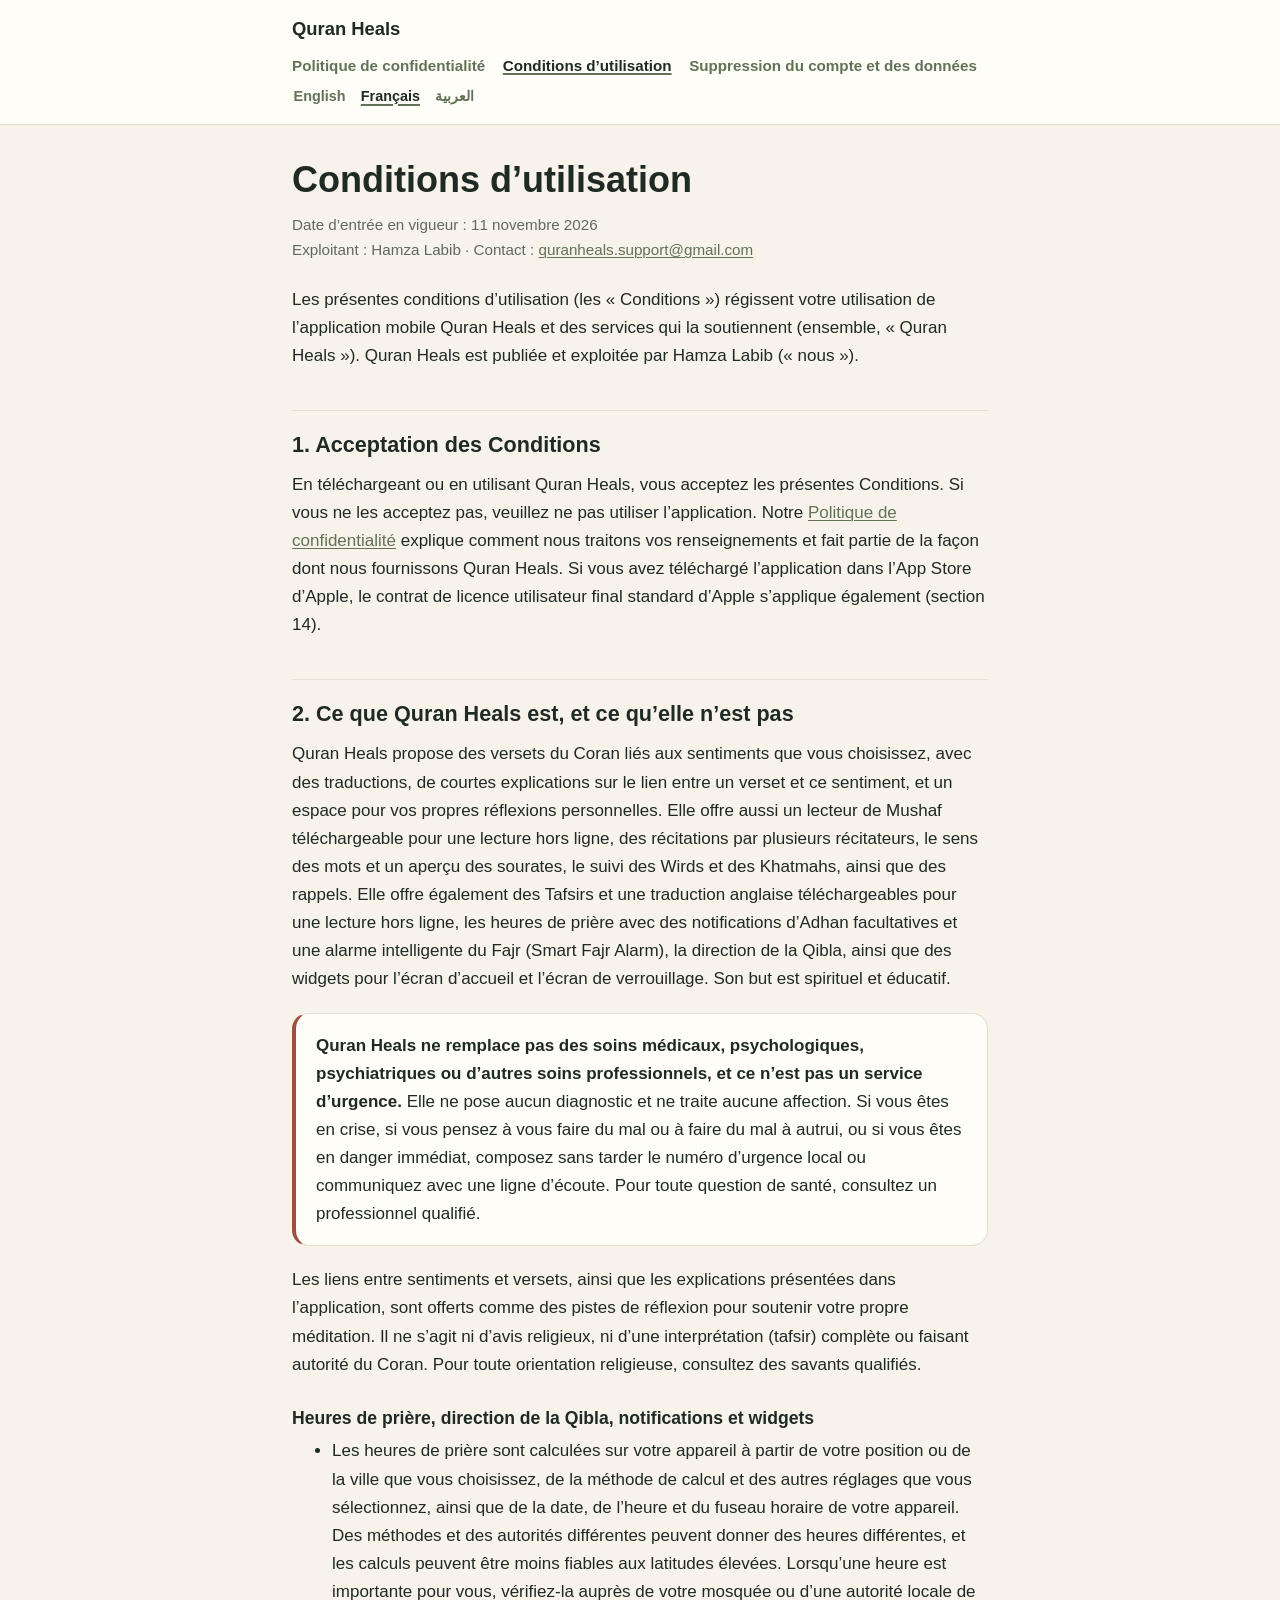
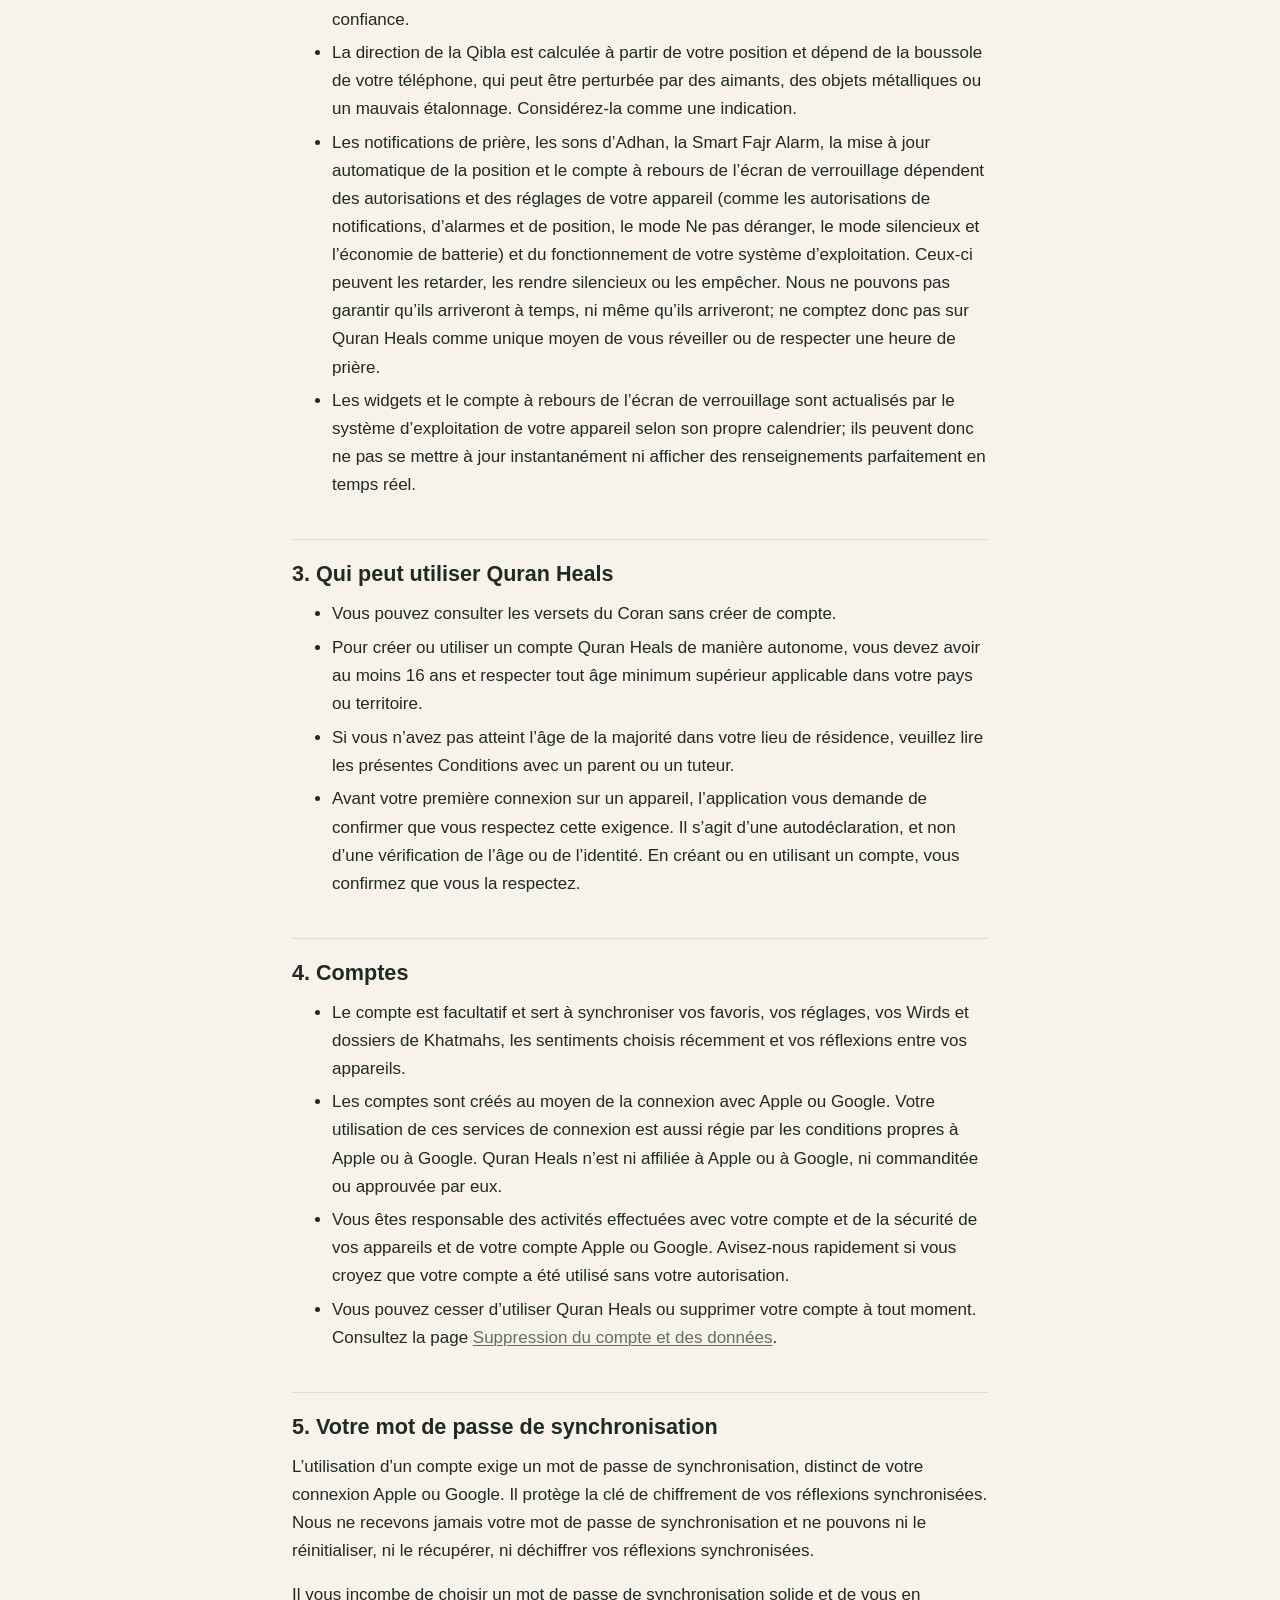
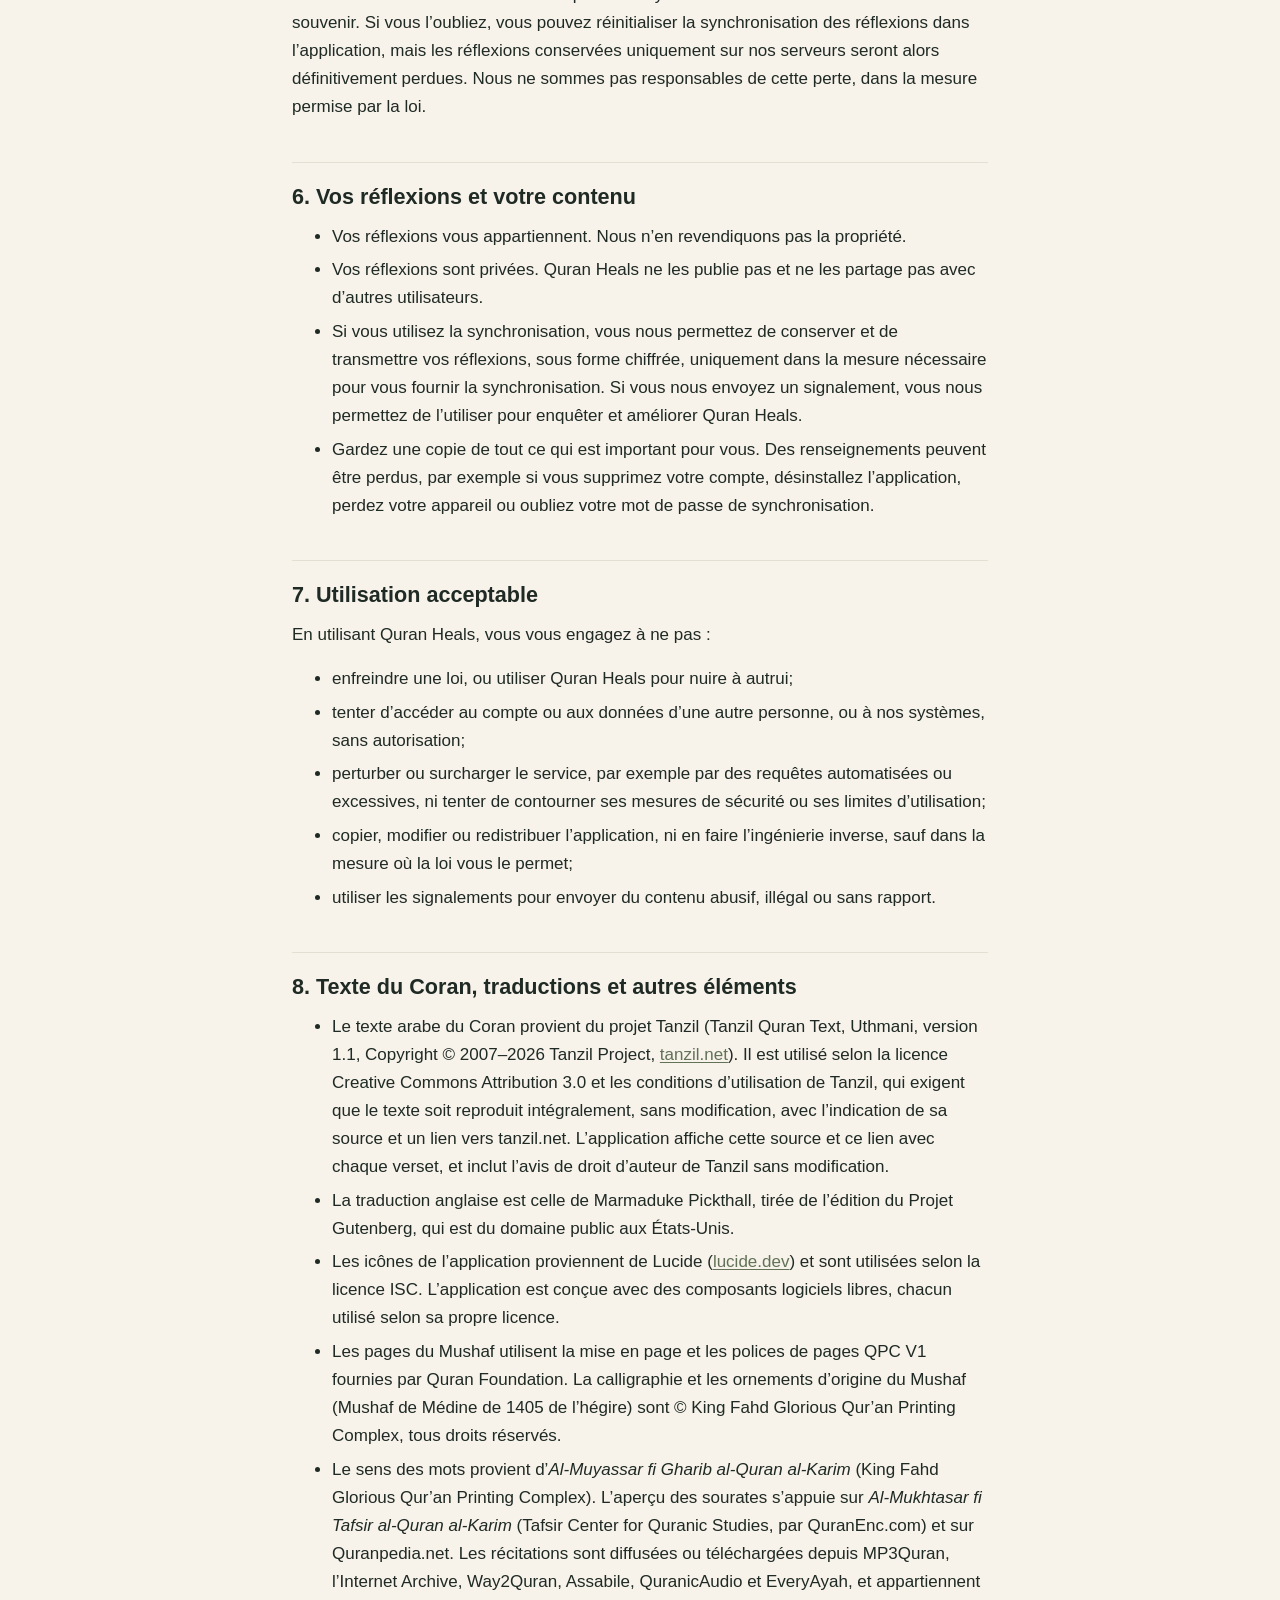
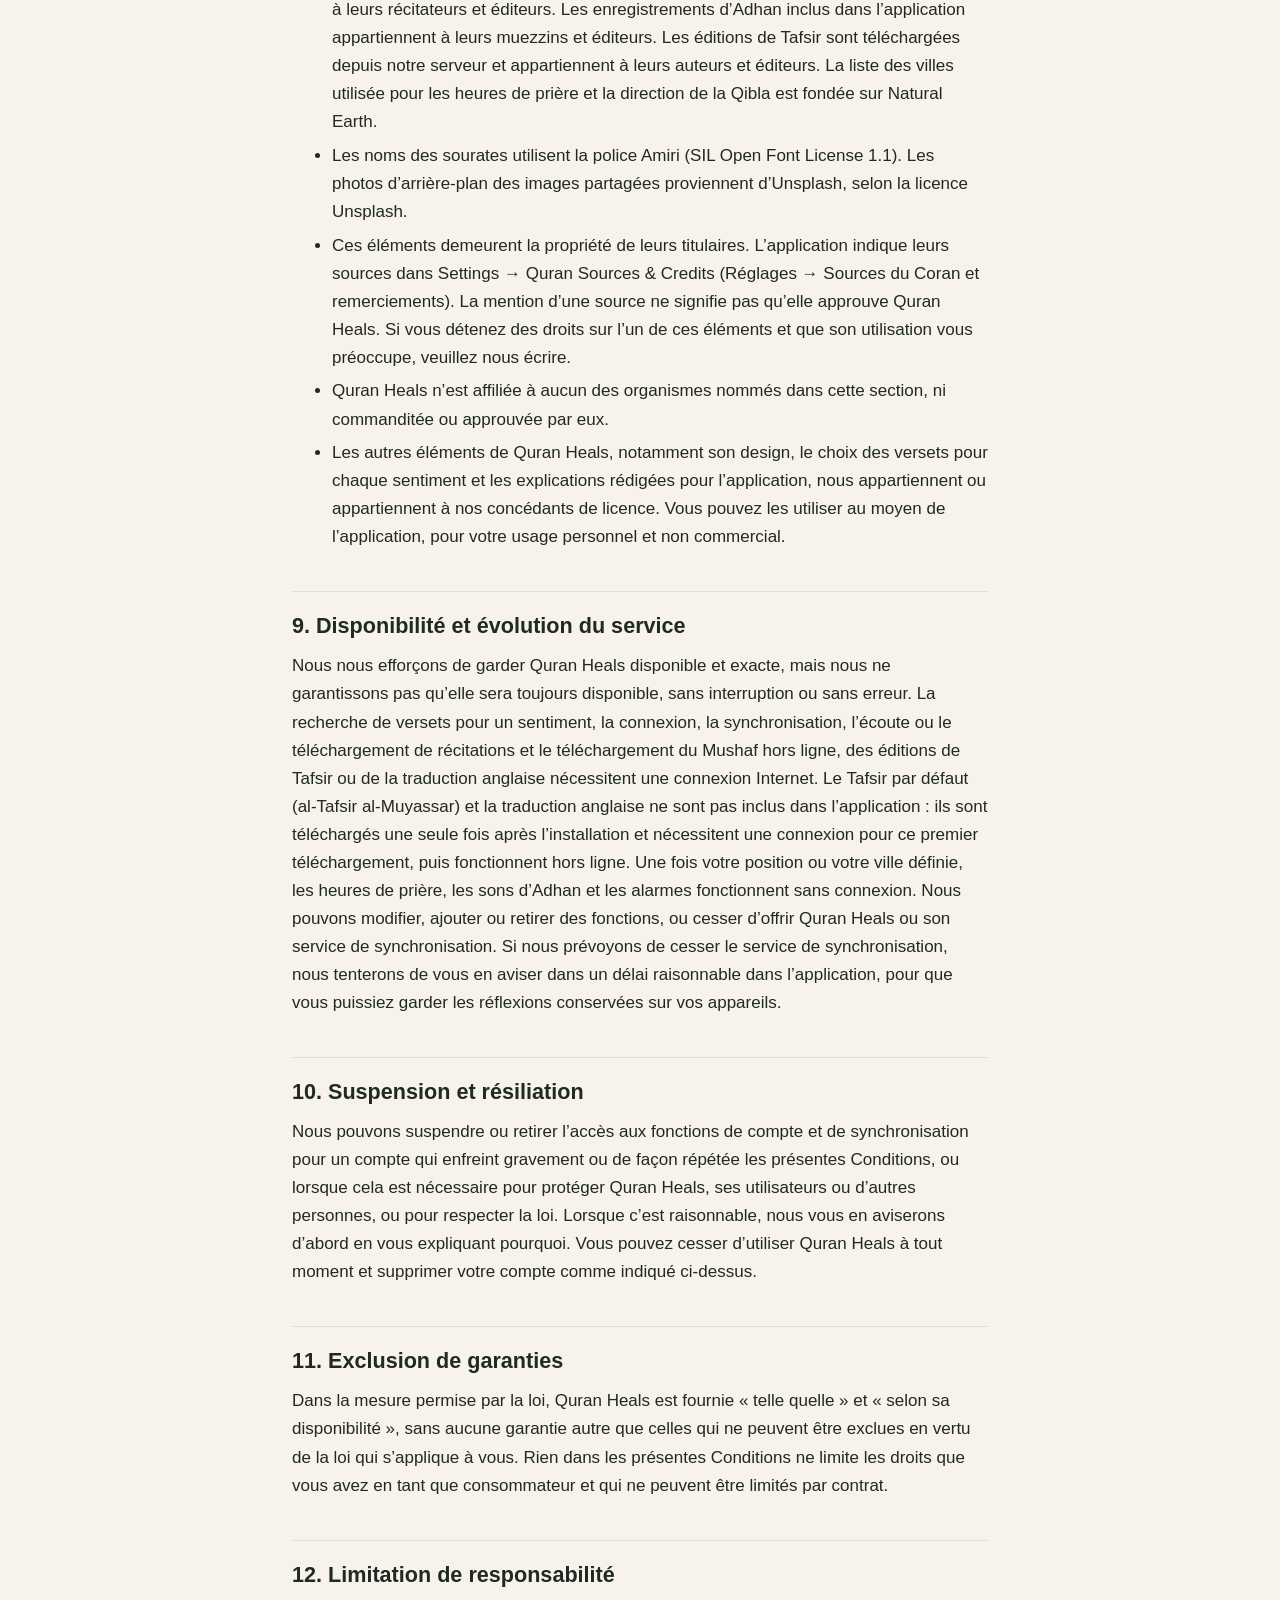
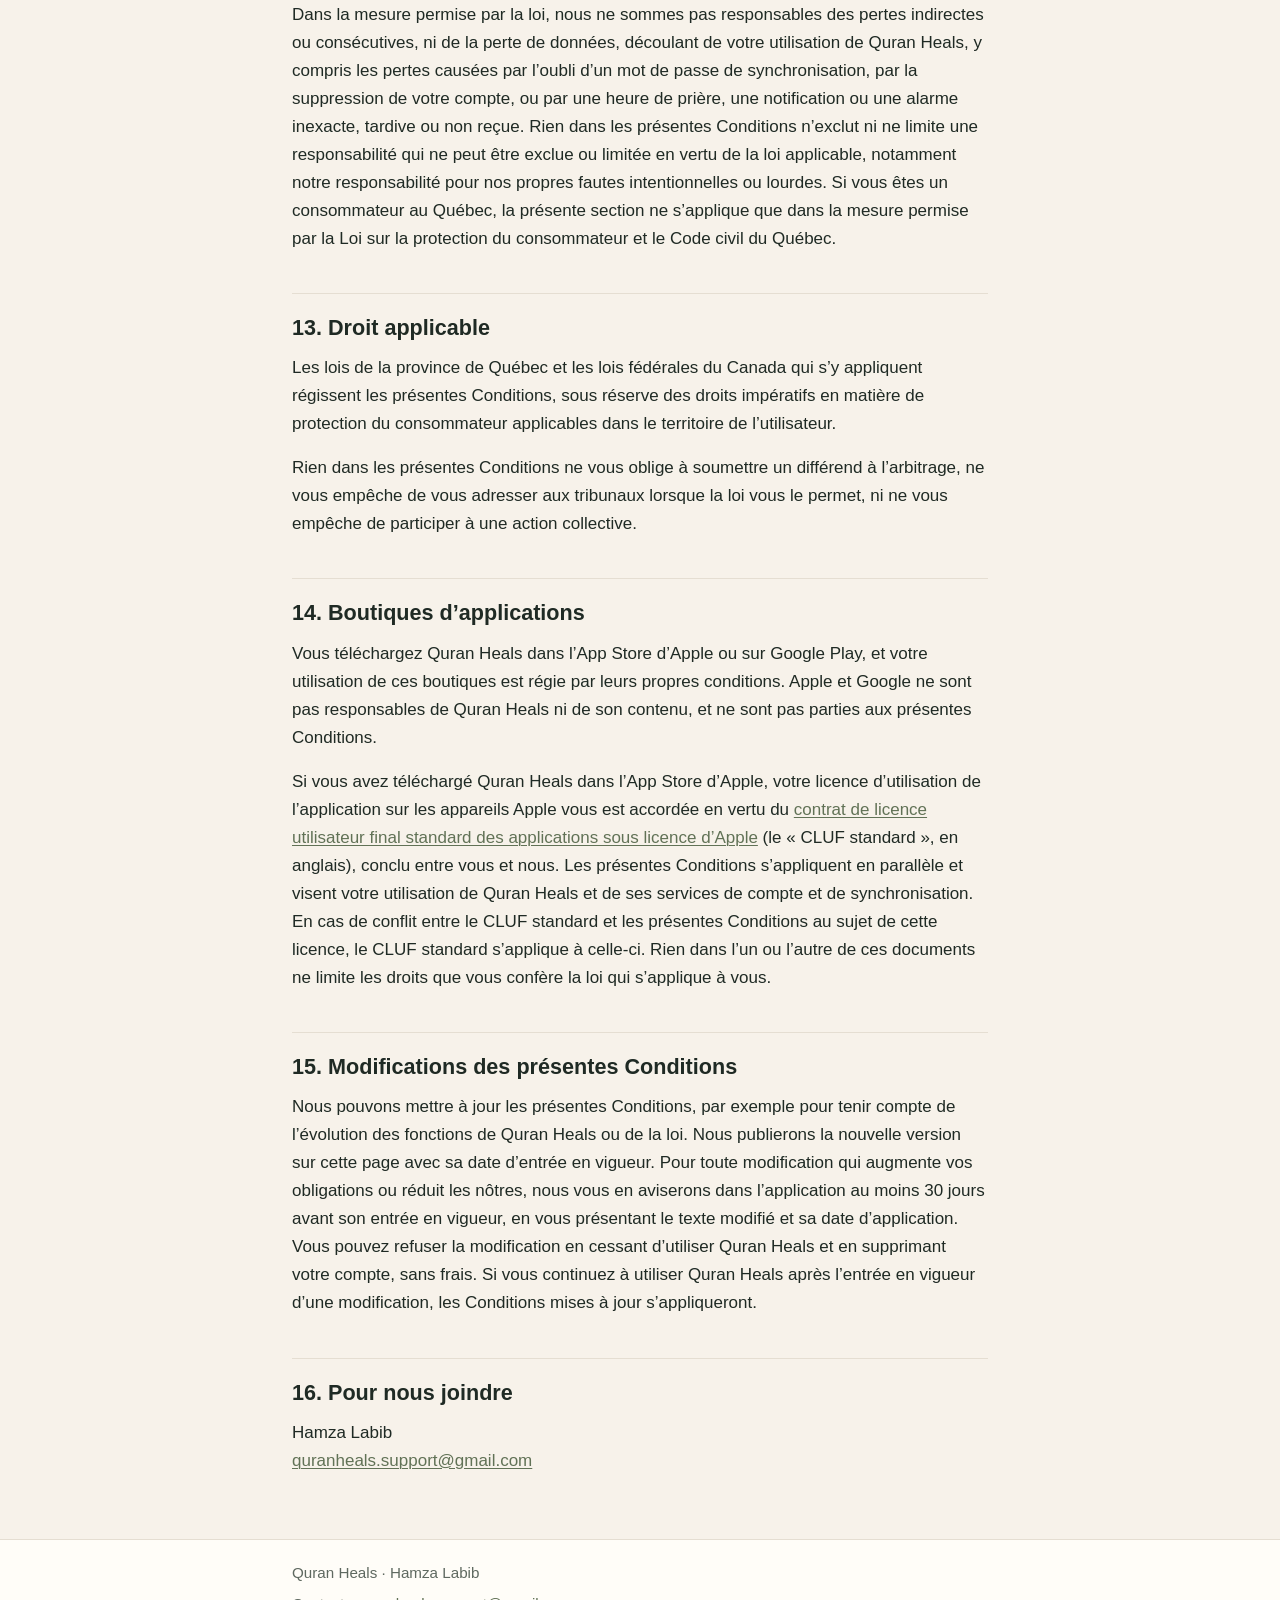
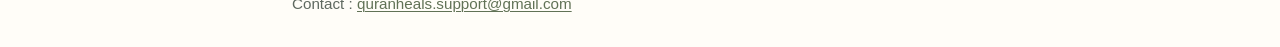
<file: fr/terms/index.html>
<!DOCTYPE html>
<html lang="fr-CA" dir="ltr">
<head>
  <meta charset="utf-8">
  <meta name="viewport" content="width=device-width, initial-scale=1">
  <title>Conditions d’utilisation — Quran Heals</title>
  <meta name="description" content="Les conditions d’utilisation de l’application Quran Heals et de ses fonctions facultatives de compte et de synchronisation.">
  <link rel="stylesheet" href="../../styles.css">
  <link rel="alternate" hreflang="en" href="https://quranheals.github.io/legal/terms/">
  <link rel="alternate" hreflang="fr-CA" href="https://quranheals.github.io/legal/fr/terms/">
  <link rel="alternate" hreflang="ar" href="https://quranheals.github.io/legal/ar/terms/">
  <link rel="alternate" hreflang="x-default" href="https://quranheals.github.io/legal/terms/">
</head>
<body>
  <a class="skip-link" href="#main">Passer au contenu</a>
  <header class="site-header">
    <div class="inner">
      <a class="brand" href="../">Quran Heals</a>
      <nav class="site-nav" aria-label="Documents juridiques">
        <ul>
          <li><a href="../privacy/">Politique de confidentialité</a></li>
          <li><a href="../terms/" aria-current="page">Conditions d’utilisation</a></li>
          <li><a href="../delete-account/">Suppression du compte et des données</a></li>
        </ul>
      </nav>
      <nav class="lang-switch" aria-label="Langue">
        <ul>
          <li><a href="../../terms/" lang="en" hreflang="en">English</a></li>
          <li><a href="../terms/" lang="fr-CA" hreflang="fr-CA" aria-current="true">Français</a></li>
          <li><a href="../../ar/terms/" lang="ar" hreflang="ar" dir="rtl">العربية</a></li>
        </ul>
      </nav>
    </div>
  </header>

  <main id="main">

    <h1>Conditions d’utilisation</h1>
    <p class="meta">
      Date d’entrée en vigueur : 11 novembre 2026<br>
      Exploitant : Hamza Labib · Contact : <a href="mailto:quranheals.support@gmail.com">quranheals.support@gmail.com</a>
    </p>

    <p>Les présentes conditions d’utilisation (les « Conditions ») régissent votre utilisation de l’application mobile Quran Heals et des services qui la soutiennent (ensemble, « Quran Heals »). Quran Heals est publiée et exploitée par Hamza Labib (« nous »).</p>

    <h2 id="acceptance">1. Acceptation des Conditions</h2>
    <p>En téléchargeant ou en utilisant Quran Heals, vous acceptez les présentes Conditions. Si vous ne les acceptez pas, veuillez ne pas utiliser l’application. Notre <a href="../privacy/">Politique de confidentialité</a> explique comment nous traitons vos renseignements et fait partie de la façon dont nous fournissons Quran Heals. Si vous avez téléchargé l’application dans l’App Store d’Apple, le contrat de licence utilisateur final standard d’Apple s’applique également (section 14).</p>

    <h2 id="purpose">2. Ce que Quran Heals est, et ce qu’elle n’est pas</h2>
    <p>Quran Heals propose des versets du Coran liés aux sentiments que vous choisissez, avec des traductions, de courtes explications sur le lien entre un verset et ce sentiment, et un espace pour vos propres réflexions personnelles. Elle offre aussi un lecteur de Mushaf téléchargeable pour une lecture hors ligne, des récitations par plusieurs récitateurs, le sens des mots et un aperçu des sourates, le suivi des Wirds et des Khatmahs, ainsi que des rappels. Elle offre également des Tafsirs et une traduction anglaise téléchargeables pour une lecture hors ligne, les heures de prière avec des notifications d’Adhan facultatives et une alarme intelligente du Fajr (<span lang="en">Smart Fajr Alarm</span>), la direction de la Qibla, ainsi que des widgets pour l’écran d’accueil et l’écran de verrouillage. Son but est spirituel et éducatif.</p>
    <div class="card important">
      <p><strong>Quran Heals ne remplace pas des soins médicaux, psychologiques, psychiatriques ou d’autres soins professionnels, et ce n’est pas un service d’urgence.</strong> Elle ne pose aucun diagnostic et ne traite aucune affection. Si vous êtes en crise, si vous pensez à vous faire du mal ou à faire du mal à autrui, ou si vous êtes en danger immédiat, composez sans tarder le numéro d’urgence local ou communiquez avec une ligne d’écoute. Pour toute question de santé, consultez un professionnel qualifié.</p>
    </div>
    <p>Les liens entre sentiments et versets, ainsi que les explications présentées dans l’application, sont offerts comme des pistes de réflexion pour soutenir votre propre méditation. Il ne s’agit ni d’avis religieux, ni d’une interprétation (tafsir) complète ou faisant autorité du Coran. Pour toute orientation religieuse, consultez des savants qualifiés.</p>

    <h3 id="prayer">Heures de prière, direction de la Qibla, notifications et widgets</h3>
    <ul>
      <li>Les heures de prière sont calculées sur votre appareil à partir de votre position ou de la ville que vous choisissez, de la méthode de calcul et des autres réglages que vous sélectionnez, ainsi que de la date, de l’heure et du fuseau horaire de votre appareil. Des méthodes et des autorités différentes peuvent donner des heures différentes, et les calculs peuvent être moins fiables aux latitudes élevées. Lorsqu’une heure est importante pour vous, vérifiez-la auprès de votre mosquée ou d’une autorité locale de confiance.</li>
      <li>La direction de la Qibla est calculée à partir de votre position et dépend de la boussole de votre téléphone, qui peut être perturbée par des aimants, des objets métalliques ou un mauvais étalonnage. Considérez-la comme une indication.</li>
      <li>Les notifications de prière, les sons d’Adhan, la <span lang="en">Smart Fajr Alarm</span>, la mise à jour automatique de la position et le compte à rebours de l’écran de verrouillage dépendent des autorisations et des réglages de votre appareil (comme les autorisations de notifications, d’alarmes et de position, le mode Ne pas déranger, le mode silencieux et l’économie de batterie) et du fonctionnement de votre système d’exploitation. Ceux-ci peuvent les retarder, les rendre silencieux ou les empêcher. Nous ne pouvons pas garantir qu’ils arriveront à temps, ni même qu’ils arriveront; ne comptez donc pas sur Quran Heals comme unique moyen de vous réveiller ou de respecter une heure de prière.</li>
      <li>Les widgets et le compte à rebours de l’écran de verrouillage sont actualisés par le système d’exploitation de votre appareil selon son propre calendrier; ils peuvent donc ne pas se mettre à jour instantanément ni afficher des renseignements parfaitement en temps réel.</li>
    </ul>

    <h2 id="eligibility">3. Qui peut utiliser Quran Heals</h2>
    <ul>
      <li>Vous pouvez consulter les versets du Coran sans créer de compte.</li>
      <li>Pour créer ou utiliser un compte Quran Heals de manière autonome, vous devez avoir au moins 16 ans et respecter tout âge minimum supérieur applicable dans votre pays ou territoire.</li>
      <li>Si vous n’avez pas atteint l’âge de la majorité dans votre lieu de résidence, veuillez lire les présentes Conditions avec un parent ou un tuteur.</li>
      <li>Avant votre première connexion sur un appareil, l’application vous demande de confirmer que vous respectez cette exigence. Il s’agit d’une autodéclaration, et non d’une vérification de l’âge ou de l’identité. En créant ou en utilisant un compte, vous confirmez que vous la respectez.</li>
    </ul>

    <h2 id="accounts">4. Comptes</h2>
    <ul>
      <li>Le compte est facultatif et sert à synchroniser vos favoris, vos réglages, vos Wirds et dossiers de Khatmahs, les sentiments choisis récemment et vos réflexions entre vos appareils.</li>
      <li>Les comptes sont créés au moyen de la connexion avec Apple ou Google. Votre utilisation de ces services de connexion est aussi régie par les conditions propres à Apple ou à Google. Quran Heals n’est ni affiliée à Apple ou à Google, ni commanditée ou approuvée par eux.</li>
      <li>Vous êtes responsable des activités effectuées avec votre compte et de la sécurité de vos appareils et de votre compte Apple ou Google. Avisez-nous rapidement si vous croyez que votre compte a été utilisé sans votre autorisation.</li>
      <li>Vous pouvez cesser d’utiliser Quran Heals ou supprimer votre compte à tout moment. Consultez la page <a href="../delete-account/">Suppression du compte et des données</a>.</li>
    </ul>

    <h2 id="sync-password">5. Votre mot de passe de synchronisation</h2>
    <p>L’utilisation d’un compte exige un mot de passe de synchronisation, distinct de votre connexion Apple ou Google. Il protège la clé de chiffrement de vos réflexions synchronisées. Nous ne recevons jamais votre mot de passe de synchronisation et ne pouvons ni le réinitialiser, ni le récupérer, ni déchiffrer vos réflexions synchronisées.</p>
    <p>Il vous incombe de choisir un mot de passe de synchronisation solide et de vous en souvenir. Si vous l’oubliez, vous pouvez réinitialiser la synchronisation des réflexions dans l’application, mais les réflexions conservées uniquement sur nos serveurs seront alors définitivement perdues. Nous ne sommes pas responsables de cette perte, dans la mesure permise par la loi.</p>

    <h2 id="content">6. Vos réflexions et votre contenu</h2>
    <ul>
      <li>Vos réflexions vous appartiennent. Nous n’en revendiquons pas la propriété.</li>
      <li>Vos réflexions sont privées. Quran Heals ne les publie pas et ne les partage pas avec d’autres utilisateurs.</li>
      <li>Si vous utilisez la synchronisation, vous nous permettez de conserver et de transmettre vos réflexions, sous forme chiffrée, uniquement dans la mesure nécessaire pour vous fournir la synchronisation. Si vous nous envoyez un signalement, vous nous permettez de l’utiliser pour enquêter et améliorer Quran Heals.</li>
      <li>Gardez une copie de tout ce qui est important pour vous. Des renseignements peuvent être perdus, par exemple si vous supprimez votre compte, désinstallez l’application, perdez votre appareil ou oubliez votre mot de passe de synchronisation.</li>
    </ul>

    <h2 id="use">7. Utilisation acceptable</h2>
    <p>En utilisant Quran Heals, vous vous engagez à ne pas :</p>
    <ul>
      <li>enfreindre une loi, ou utiliser Quran Heals pour nuire à autrui;</li>
      <li>tenter d’accéder au compte ou aux données d’une autre personne, ou à nos systèmes, sans autorisation;</li>
      <li>perturber ou surcharger le service, par exemple par des requêtes automatisées ou excessives, ni tenter de contourner ses mesures de sécurité ou ses limites d’utilisation;</li>
      <li>copier, modifier ou redistribuer l’application, ni en faire l’ingénierie inverse, sauf dans la mesure où la loi vous le permet;</li>
      <li>utiliser les signalements pour envoyer du contenu abusif, illégal ou sans rapport.</li>
    </ul>

    <h2 id="materials">8. Texte du Coran, traductions et autres éléments</h2>
    <ul>
      <li>Le texte arabe du Coran provient du projet Tanzil (Tanzil Quran Text, Uthmani, version 1.1, Copyright © 2007–2026 Tanzil Project, <a href="https://tanzil.net">tanzil.net</a>). Il est utilisé selon la licence Creative Commons Attribution 3.0 et les conditions d’utilisation de Tanzil, qui exigent que le texte soit reproduit intégralement, sans modification, avec l’indication de sa source et un lien vers tanzil.net. L’application affiche cette source et ce lien avec chaque verset, et inclut l’avis de droit d’auteur de Tanzil sans modification.</li>
      <li>La traduction anglaise est celle de Marmaduke Pickthall, tirée de l’édition du Projet Gutenberg, qui est du domaine public aux États-Unis.</li>
      <li>Les icônes de l’application proviennent de Lucide (<a href="https://lucide.dev">lucide.dev</a>) et sont utilisées selon la licence ISC. L’application est conçue avec des composants logiciels libres, chacun utilisé selon sa propre licence.</li>
      <li>Les pages du Mushaf utilisent la mise en page et les polices de pages QPC V1 fournies par Quran Foundation. La calligraphie et les ornements d’origine du Mushaf (Mushaf de Médine de 1405 de l’hégire) sont © King Fahd Glorious Qur’an Printing Complex, tous droits réservés.</li>
      <li>Le sens des mots provient d’<em>Al-Muyassar fi Gharib al-Quran al-Karim</em> (King Fahd Glorious Qur’an Printing Complex). L’aperçu des sourates s’appuie sur <em>Al-Mukhtasar fi Tafsir al-Quran al-Karim</em> (Tafsir Center for Quranic Studies, par QuranEnc.com) et sur Quranpedia.net. Les récitations sont diffusées ou téléchargées depuis MP3Quran, l’Internet Archive, Way2Quran, Assabile, QuranicAudio et EveryAyah, et appartiennent à leurs récitateurs et éditeurs. Les enregistrements d’Adhan inclus dans l’application appartiennent à leurs muezzins et éditeurs. Les éditions de Tafsir sont téléchargées depuis notre serveur et appartiennent à leurs auteurs et éditeurs. La liste des villes utilisée pour les heures de prière et la direction de la Qibla est fondée sur Natural Earth.</li>
      <li>Les noms des sourates utilisent la police Amiri (SIL Open Font License 1.1). Les photos d’arrière-plan des images partagées proviennent d’Unsplash, selon la licence Unsplash.</li>
      <li>Ces éléments demeurent la propriété de leurs titulaires. L’application indique leurs sources dans <span lang="en">Settings → Quran Sources &amp; Credits</span> (Réglages → Sources du Coran et remerciements). La mention d’une source ne signifie pas qu’elle approuve Quran Heals. Si vous détenez des droits sur l’un de ces éléments et que son utilisation vous préoccupe, veuillez nous écrire.</li>
      <li>Quran Heals n’est affiliée à aucun des organismes nommés dans cette section, ni commanditée ou approuvée par eux.</li>
      <li>Les autres éléments de Quran Heals, notamment son design, le choix des versets pour chaque sentiment et les explications rédigées pour l’application, nous appartiennent ou appartiennent à nos concédants de licence. Vous pouvez les utiliser au moyen de l’application, pour votre usage personnel et non commercial.</li>
    </ul>

    <h2 id="availability">9. Disponibilité et évolution du service</h2>
    <p>Nous nous efforçons de garder Quran Heals disponible et exacte, mais nous ne garantissons pas qu’elle sera toujours disponible, sans interruption ou sans erreur. La recherche de versets pour un sentiment, la connexion, la synchronisation, l’écoute ou le téléchargement de récitations et le téléchargement du Mushaf hors ligne, des éditions de Tafsir ou de la traduction anglaise nécessitent une connexion Internet. Le Tafsir par défaut (al-Tafsir al-Muyassar) et la traduction anglaise ne sont pas inclus dans l’application : ils sont téléchargés une seule fois après l’installation et nécessitent une connexion pour ce premier téléchargement, puis fonctionnent hors ligne. Une fois votre position ou votre ville définie, les heures de prière, les sons d’Adhan et les alarmes fonctionnent sans connexion. Nous pouvons modifier, ajouter ou retirer des fonctions, ou cesser d’offrir Quran Heals ou son service de synchronisation. Si nous prévoyons de cesser le service de synchronisation, nous tenterons de vous en aviser dans un délai raisonnable dans l’application, pour que vous puissiez garder les réflexions conservées sur vos appareils.</p>

    <h2 id="termination">10. Suspension et résiliation</h2>
    <p>Nous pouvons suspendre ou retirer l’accès aux fonctions de compte et de synchronisation pour un compte qui enfreint gravement ou de façon répétée les présentes Conditions, ou lorsque cela est nécessaire pour protéger Quran Heals, ses utilisateurs ou d’autres personnes, ou pour respecter la loi. Lorsque c’est raisonnable, nous vous en aviserons d’abord en vous expliquant pourquoi. Vous pouvez cesser d’utiliser Quran Heals à tout moment et supprimer votre compte comme indiqué ci-dessus.</p>

    <h2 id="disclaimers">11. Exclusion de garanties</h2>
    <p>Dans la mesure permise par la loi, Quran Heals est fournie « telle quelle » et « selon sa disponibilité », sans aucune garantie autre que celles qui ne peuvent être exclues en vertu de la loi qui s’applique à vous. Rien dans les présentes Conditions ne limite les droits que vous avez en tant que consommateur et qui ne peuvent être limités par contrat.</p>

    <h2 id="liability">12. Limitation de responsabilité</h2>
    <p>Dans la mesure permise par la loi, nous ne sommes pas responsables des pertes indirectes ou consécutives, ni de la perte de données, découlant de votre utilisation de Quran Heals, y compris les pertes causées par l’oubli d’un mot de passe de synchronisation, par la suppression de votre compte, ou par une heure de prière, une notification ou une alarme inexacte, tardive ou non reçue. Rien dans les présentes Conditions n’exclut ni ne limite une responsabilité qui ne peut être exclue ou limitée en vertu de la loi applicable, notamment notre responsabilité pour nos propres fautes intentionnelles ou lourdes. Si vous êtes un consommateur au Québec, la présente section ne s’applique que dans la mesure permise par la Loi sur la protection du consommateur et le Code civil du Québec.</p>

    <h2 id="law">13. Droit applicable</h2>
    <p>Les lois de la province de Québec et les lois fédérales du Canada qui s’y appliquent régissent les présentes Conditions, sous réserve des droits impératifs en matière de protection du consommateur applicables dans le territoire de l’utilisateur.</p>
    <p>Rien dans les présentes Conditions ne vous oblige à soumettre un différend à l’arbitrage, ne vous empêche de vous adresser aux tribunaux lorsque la loi vous le permet, ni ne vous empêche de participer à une action collective.</p>

    <h2 id="stores">14. Boutiques d’applications</h2>
    <p>Vous téléchargez Quran Heals dans l’App Store d’Apple ou sur Google Play, et votre utilisation de ces boutiques est régie par leurs propres conditions. Apple et Google ne sont pas responsables de Quran Heals ni de son contenu, et ne sont pas parties aux présentes Conditions.</p>
    <p>Si vous avez téléchargé Quran Heals dans l’App Store d’Apple, votre licence d’utilisation de l’application sur les appareils Apple vous est accordée en vertu du <a href="https://www.apple.com/legal/internet-services/itunes/dev/stdeula/" hreflang="en">contrat de licence utilisateur final standard des applications sous licence d’Apple</a> (le « CLUF standard », en anglais), conclu entre vous et nous. Les présentes Conditions s’appliquent en parallèle et visent votre utilisation de Quran Heals et de ses services de compte et de synchronisation. En cas de conflit entre le CLUF standard et les présentes Conditions au sujet de cette licence, le CLUF standard s’applique à celle-ci. Rien dans l’un ou l’autre de ces documents ne limite les droits que vous confère la loi qui s’applique à vous.</p>

    <h2 id="changes">15. Modifications des présentes Conditions</h2>
    <p>Nous pouvons mettre à jour les présentes Conditions, par exemple pour tenir compte de l’évolution des fonctions de Quran Heals ou de la loi. Nous publierons la nouvelle version sur cette page avec sa date d’entrée en vigueur. Pour toute modification qui augmente vos obligations ou réduit les nôtres, nous vous en aviserons dans l’application au moins 30 jours avant son entrée en vigueur, en vous présentant le texte modifié et sa date d’application. Vous pouvez refuser la modification en cessant d’utiliser Quran Heals et en supprimant votre compte, sans frais. Si vous continuez à utiliser Quran Heals après l’entrée en vigueur d’une modification, les Conditions mises à jour s’appliqueront.</p>

    <h2 id="contact">16. Pour nous joindre</h2>
    <p>Hamza Labib<br><a href="mailto:quranheals.support@gmail.com">quranheals.support@gmail.com</a></p>
  </main>

  <footer class="site-footer">
    <div class="inner">
      <p>Quran Heals · Hamza Labib</p>
      <p>Contact : <a href="mailto:quranheals.support@gmail.com">quranheals.support@gmail.com</a></p>
    </div>
  </footer>
</body>
</html>
</file>
<file: styles.css>
/* Quran Heals legal pages (en, fr-CA, ar). Colors match the app's light palette (mobile/src/constants/theme.ts).
   Direction-sensitive rules use logical properties (inline-start/end) so dir="rtl" (Arabic) mirrors the layout. */
:root {
  --background: #F7F2EA;
  --surface: #FFFDF8;
  --text: #1F2A24;
  --text-secondary: #5F6960;
  --accent: #617256;
  --accent-soft: #E9EEE4;
  --border: #E5DED2;
  --danger: #9A4F3F;
  --danger-soft: #F6E9E5;
  --radius: 16px;
  --max-width: 46rem;
}

*,
*::before,
*::after {
  box-sizing: border-box;
}

html {
  -webkit-text-size-adjust: 100%;
}

body {
  margin: 0;
  background: var(--background);
  color: var(--text);
  font-family: -apple-system, BlinkMacSystemFont, "Segoe UI", Roboto, "Helvetica Neue", Arial, sans-serif;
  font-size: 1.0625rem;
  line-height: 1.65;
}

a {
  color: var(--accent);
  text-decoration-thickness: 1px;
  text-underline-offset: 2px;
  overflow-wrap: anywhere;
}

a:hover {
  color: var(--text);
}

a:focus-visible,
.skip-link:focus {
  outline: 3px solid var(--accent);
  outline-offset: 2px;
  border-radius: 4px;
}

.skip-link {
  position: absolute;
  inset-inline-start: -9999px;
  top: 0.5rem;
  background: var(--surface);
  padding: 0.5rem 0.75rem;
}

.skip-link:focus {
  inset-inline-start: 0.5rem;
}

.site-header {
  background: var(--surface);
  border-bottom: 1px solid var(--border);
}

.site-header .inner,
main,
.site-footer .inner {
  max-width: var(--max-width);
  margin: 0 auto;
  padding-inline: 1.25rem;
}

.site-header .inner {
  display: flex;
  flex-wrap: wrap;
  align-items: center;
  justify-content: space-between;
  gap: 0.5rem 1.5rem;
  padding-top: 0.9rem;
  padding-bottom: 0.9rem;
}

.brand {
  color: var(--text);
  font-weight: 700;
  font-size: 1.15rem;
  text-decoration: none;
}

.site-nav ul {
  display: flex;
  flex-wrap: wrap;
  gap: 0.25rem 1.1rem;
  margin: 0;
  padding: 0;
  list-style: none;
  font-size: 0.95rem;
}

.site-nav li + li {
  margin-top: 0;
}

.site-nav a {
  text-decoration: none;
  font-weight: 600;
}

/* Language switcher: same position and style on every page; links go to the same page in the other language. */
.lang-switch ul {
  display: flex;
  flex-wrap: wrap;
  gap: 0.25rem 0.75rem;
  margin: 0;
  padding: 0;
  list-style: none;
  font-size: 0.9rem;
}

.lang-switch li + li {
  margin-top: 0;
}

.lang-switch a {
  text-decoration: none;
  font-weight: 600;
  padding: 0.15rem 0.1rem;
}

.lang-switch a[aria-current="true"] {
  color: var(--text);
  text-decoration: underline;
  text-decoration-color: var(--accent);
  text-decoration-thickness: 2px;
}

.site-nav a[aria-current="page"] {
  color: var(--text);
  text-decoration: underline;
  text-decoration-color: var(--accent);
  text-decoration-thickness: 2px;
}

main {
  padding-top: 2rem;
  padding-bottom: 3rem;
}

h1,
h2,
h3 {
  color: var(--text);
  line-height: 1.3;
}

h1 {
  font-size: clamp(1.75rem, 5vw, 2.25rem);
  margin: 0 0 0.5rem;
}

h2 {
  font-size: 1.35rem;
  margin: 2.5rem 0 0.75rem;
  padding-top: 1.25rem;
  border-top: 1px solid var(--border);
}

h3 {
  font-size: 1.1rem;
  margin: 1.75rem 0 0.5rem;
}

p,
ul,
ol {
  margin: 0 0 1rem;
}

li + li {
  margin-top: 0.35rem;
}

.meta {
  color: var(--text-secondary);
  font-size: 0.95rem;
  margin-bottom: 1.5rem;
}

.card {
  background: var(--surface);
  border: 1px solid var(--border);
  border-radius: var(--radius);
  padding: 1.1rem 1.25rem;
  margin: 1.25rem 0;
}

.card > :last-child {
  margin-bottom: 0;
}

.summary {
  background: var(--accent-soft);
  border-color: transparent;
}

/* Darker links and no rule above the heading inside the tinted summary (olive on sage is below 4.5:1). */
.summary a {
  color: var(--text);
}

.summary h2 {
  border-top: none;
  padding-top: 0;
  margin-top: 0;
}

.important {
  border-inline-start: 4px solid var(--danger);
}

.draft-banner {
  background: var(--danger-soft);
  border: 1px solid var(--danger);
  border-radius: var(--radius);
  color: var(--text);
  padding: 0.75rem 1rem;
  margin: 0 0 1.5rem;
  font-weight: 600;
}

.todo {
  background: #FFF3C4;
  color: #4A3B00;
  border-radius: 4px;
  padding: 0 0.25rem;
  font-weight: 600;
}

.doc-list {
  list-style: none;
  padding: 0;
}

.doc-list li {
  margin: 0 0 0.75rem;
}

.doc-list a {
  display: block;
  background: var(--surface);
  border: 1px solid var(--border);
  border-radius: var(--radius);
  padding: 1rem 1.25rem;
  text-decoration: none;
  color: var(--text);
}

.doc-list a:hover {
  border-color: var(--accent);
}

.doc-list strong {
  display: block;
  color: var(--accent);
  font-size: 1.1rem;
}

.table-wrap {
  overflow-x: auto;
  margin: 1rem 0 1.25rem;
  border: 1px solid var(--border);
  border-radius: var(--radius);
  background: var(--surface);
}

table {
  border-collapse: collapse;
  width: 100%;
  font-size: 0.95rem;
}

caption {
  text-align: start;
  font-weight: 700;
  padding: 0.75rem 1rem 0;
}

th,
td {
  text-align: start;
  vertical-align: top;
  padding: 0.65rem 1rem;
  border-bottom: 1px solid var(--border);
}

tr:last-child td {
  border-bottom: none;
}

th {
  color: var(--accent);
  font-weight: 700;
}

.steps li {
  padding-inline-start: 0.25rem;
}

.site-footer {
  border-top: 1px solid var(--border);
  background: var(--surface);
  color: var(--text-secondary);
  font-size: 0.95rem;
}

.site-footer .inner {
  padding-top: 1.25rem;
  padding-bottom: 1.5rem;
}

.site-footer p {
  margin: 0 0 0.4rem;
}

/* Arabic: system Arabic faces first, slightly taller lines. */
:lang(ar) body,
body:lang(ar) {
  font-family: "Noto Naskh Arabic", "Geeza Pro", "Segoe UI", Tahoma, "Noto Sans Arabic", Arial, sans-serif;
  line-height: 1.85;
}

/* Left-to-right runs inside right-to-left text: emails, URLs, verse references, product names. */
.ltr {
  direction: ltr;
  unicode-bidi: isolate;
}

@media (max-width: 30rem) {
  body {
    font-size: 1rem;
  }

  th,
  td {
    padding: 0.55rem 0.75rem;
  }
}

@media print {
  .site-header,
  .site-footer,
  .skip-link {
    display: none;
  }

  body {
    background: #fff;
  }
}
</file>
